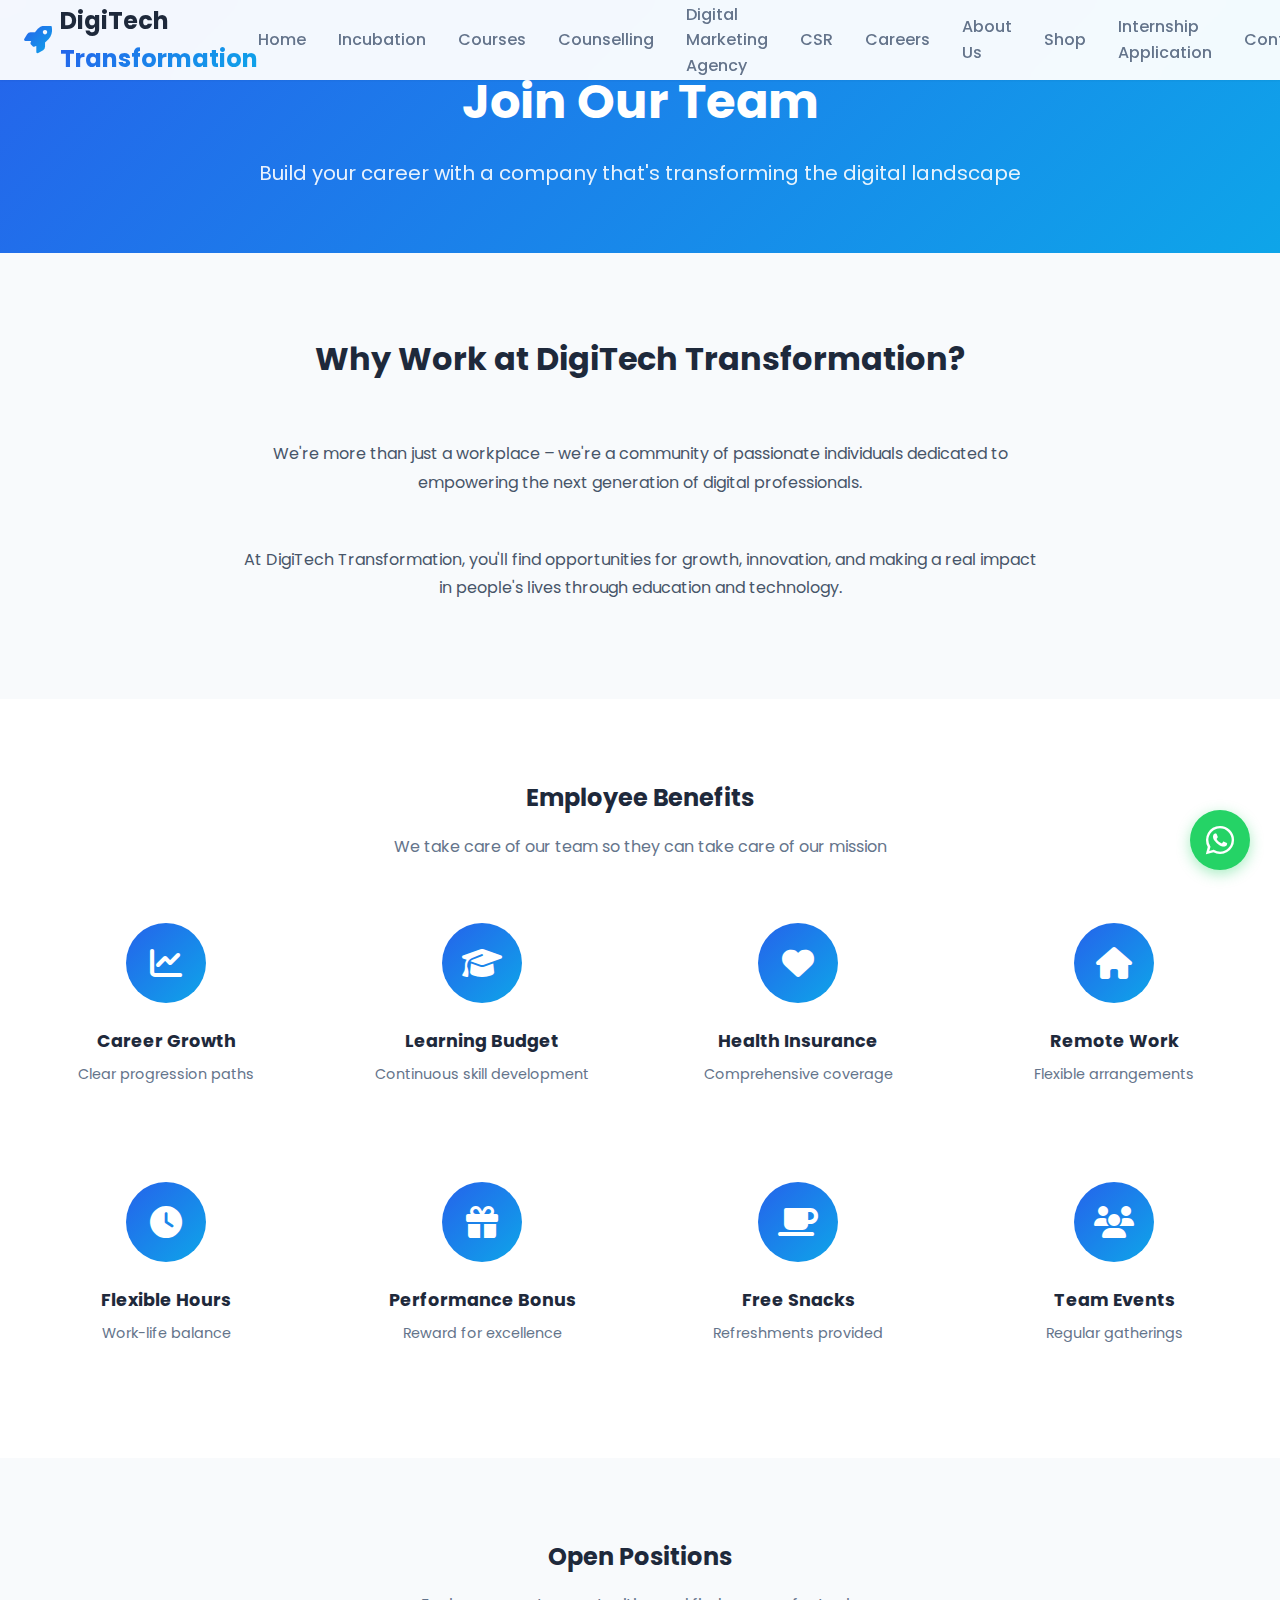
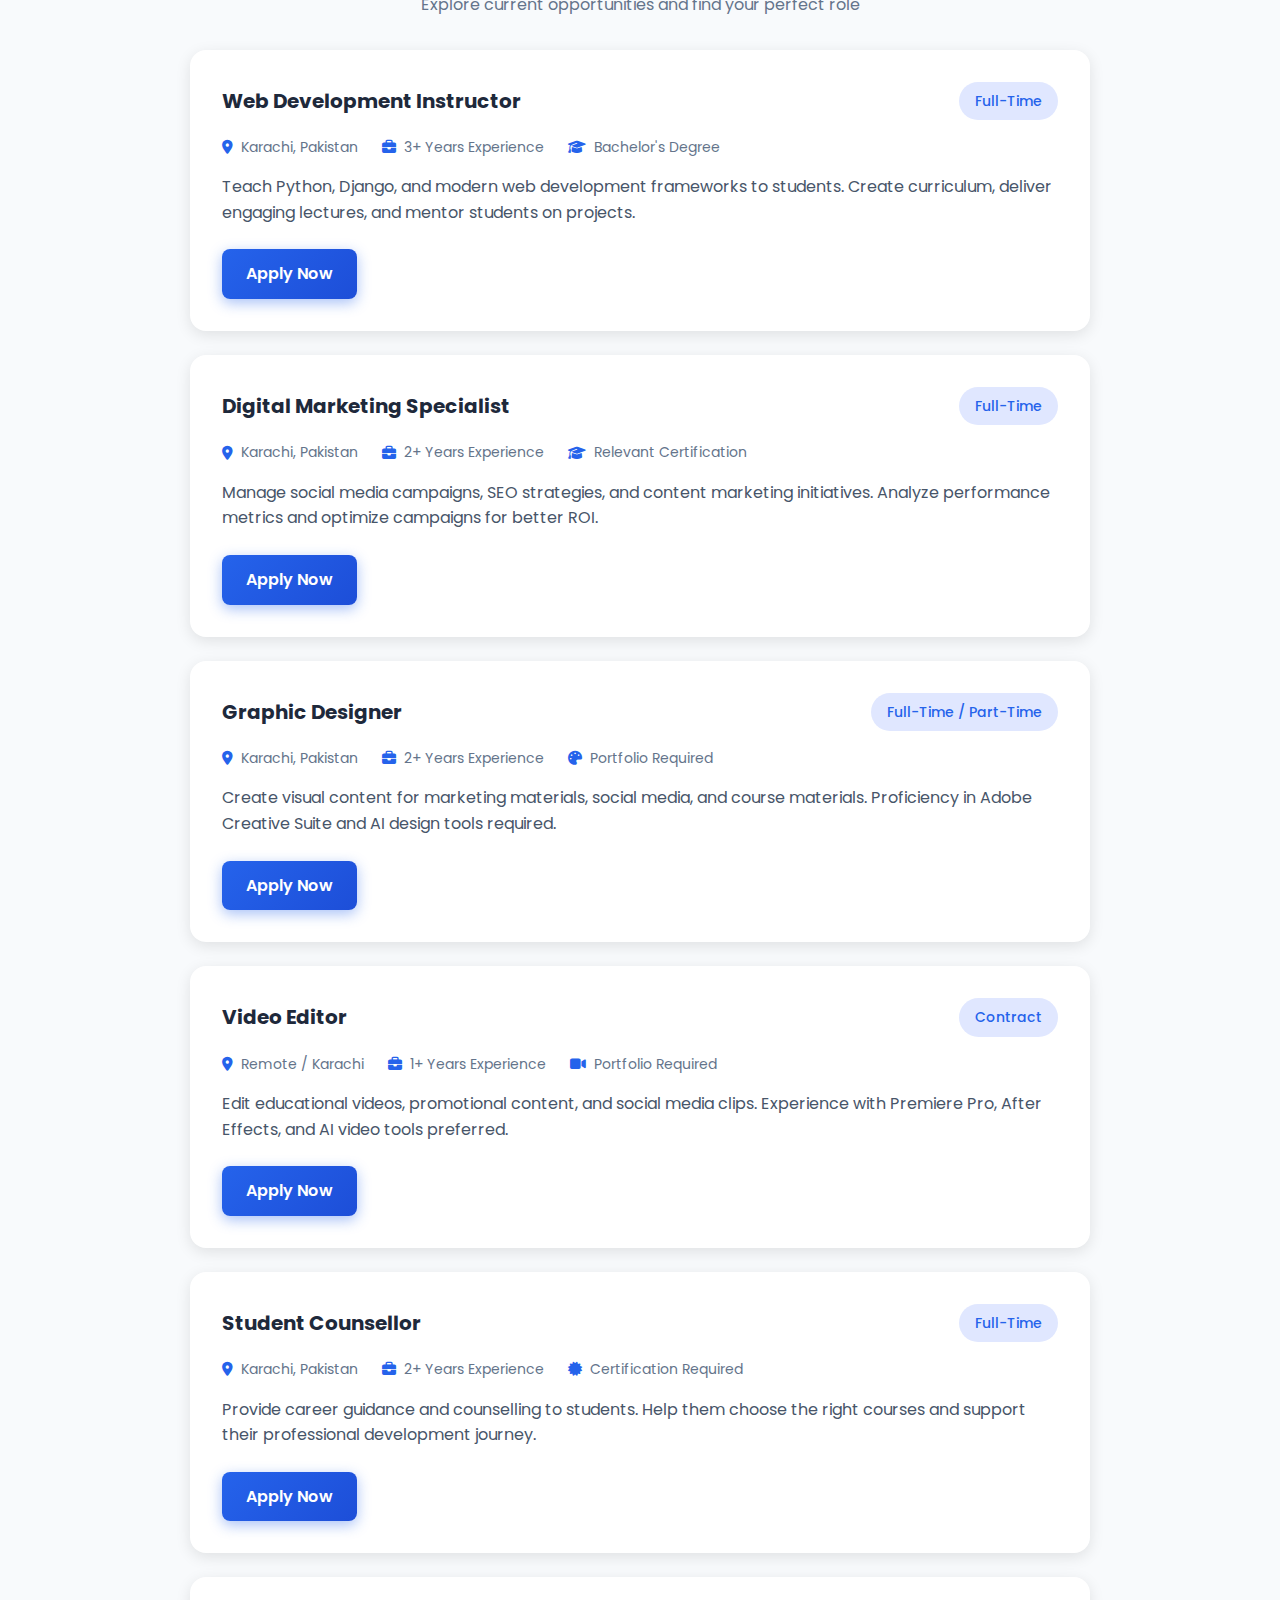
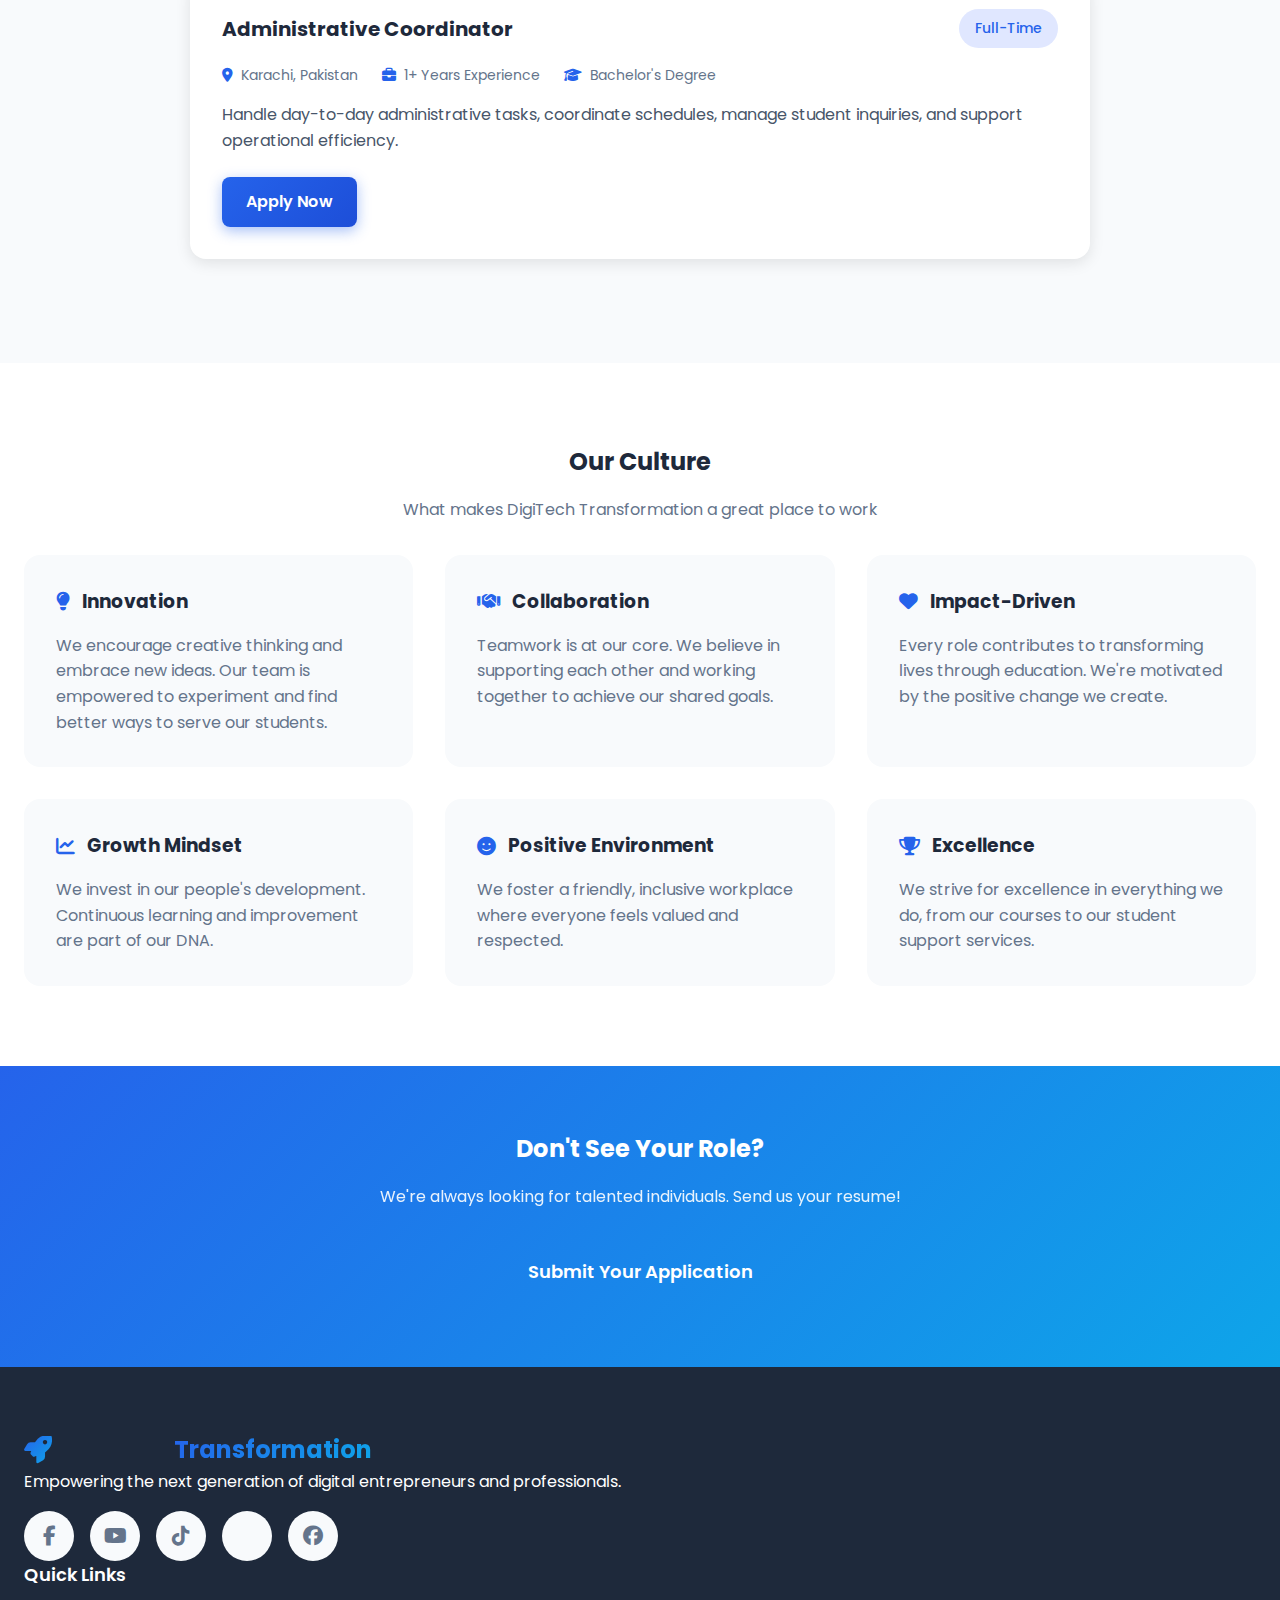
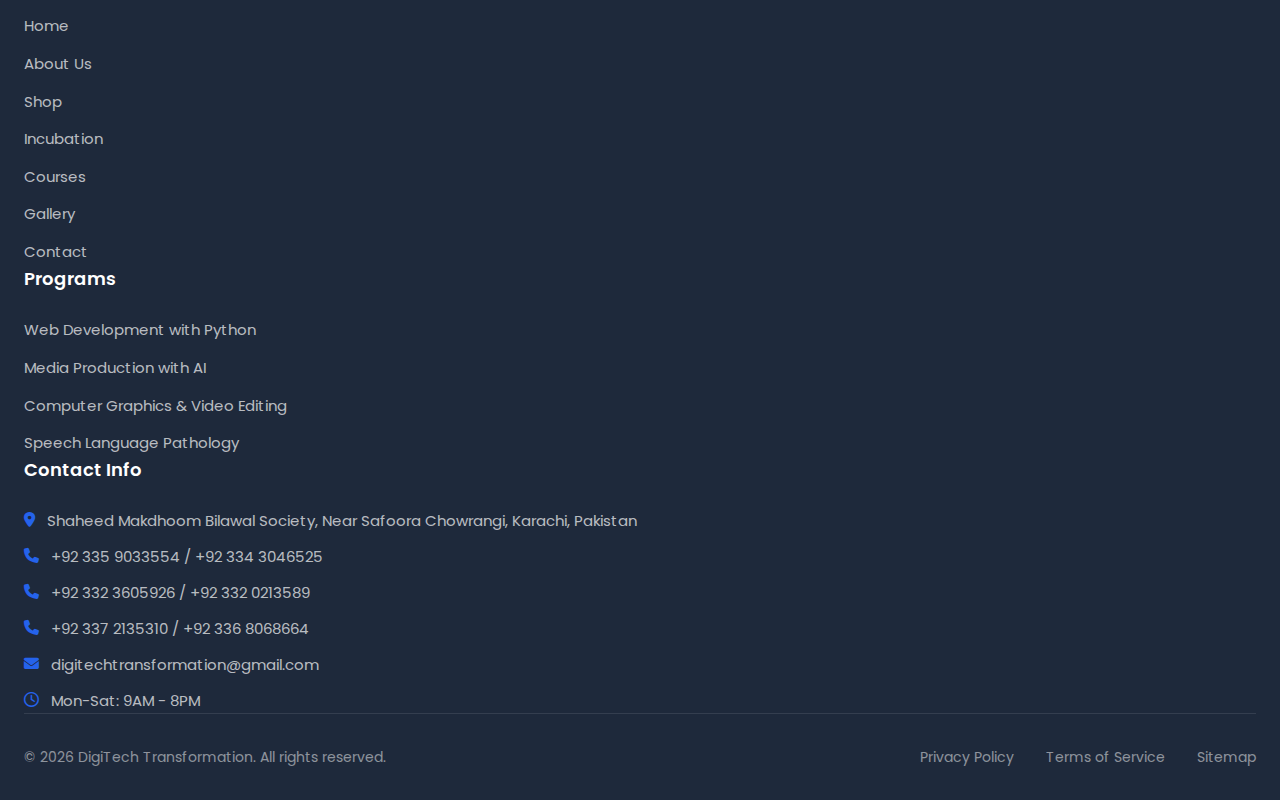
<file: careers.html>
<!DOCTYPE html>
<html lang="en">
<head>
    <meta charset="UTF-8">
    <meta name="viewport" content="width=device-width, initial-scale=1.0">
    <title>Careers - DigiTech Transformation</title>
    <!-- Font Awesome Icons -->
    <link rel="stylesheet" href="https://cdnjs.cloudflare.com/ajax/libs/font-awesome/6.4.0/css/all.min.css">
    <!-- Google Fonts -->
    <link href="https://fonts.googleapis.com/css2?family=Poppins:wght@300;400;500;600;700;800&display=swap" rel="stylesheet">
    <!-- Custom CSS -->
    <link rel="stylesheet" href="style.css">
    <style>
        .careers-hero {
            padding: 4rem 0;
            background: linear-gradient(135deg, #2563eb 0%, #0ea5e9 100%);
            text-align: center;
            color: white;
        }

        .careers-hero h1 {
            font-size: 3rem;
            margin-bottom: 1rem;
        }

        .careers-hero p {
            font-size: 1.25rem;
            opacity: 0.9;
        }

        .about-section {
            padding: 5rem 0;
            background: #f8fafc;
        }

        .about-content {
            max-width: 800px;
            margin: 0 auto;
            text-align: center;
        }

        .about-content h2 {
            font-size: 2rem;
            color: #1e293b;
            margin-bottom: 1.5rem;
        }

        .about-content p {
            color: #475569;
            line-height: 1.8;
            margin-bottom: 1rem;
        }

        .benefits-section {
            padding: 5rem 0;
            background: white;
        }

        .benefits-grid {
            display: grid;
            grid-template-columns: repeat(auto-fit, minmax(250px, 1fr));
            gap: 2rem;
            margin-top: 2rem;
        }

        .benefit-card {
            text-align: center;
            padding: 2rem;
        }

        .benefit-card-icon {
            width: 80px;
            height: 80px;
            background: linear-gradient(135deg, #2563eb 0%, #0ea5e9 100%);
            border-radius: 50%;
            display: flex;
            align-items: center;
            justify-content: center;
            margin: 0 auto 1.5rem;
        }

        .benefit-card-icon i {
            font-size: 2rem;
            color: white;
        }

        .benefit-card h3 {
            font-size: 1.1rem;
            color: #1e293b;
            margin-bottom: 0.5rem;
        }

        .benefit-card p {
            color: #64748b;
            font-size: 0.9rem;
        }

        .jobs-section {
            padding: 5rem 0;
            background: #f8fafc;
        }

        .jobs-list {
            max-width: 900px;
            margin: 0 auto;
        }

        .job-card {
            background: white;
            border-radius: 1rem;
            padding: 2rem;
            margin-bottom: 1.5rem;
            box-shadow: 0 4px 15px rgba(0, 0, 0, 0.1);
            transition: transform 0.3s ease, box-shadow 0.3s ease;
        }

        .job-card:hover {
            transform: translateY(-3px);
            box-shadow: 0 8px 25px rgba(0, 0, 0, 0.15);
        }

        .job-card-header {
            display: flex;
            justify-content: space-between;
            align-items: center;
            flex-wrap: wrap;
            gap: 1rem;
            margin-bottom: 1rem;
        }

        .job-card-header h3 {
            font-size: 1.25rem;
            color: #1e293b;
            margin: 0;
        }

        .job-type {
            display: inline-block;
            padding: 0.5rem 1rem;
            background: #e0e7ff;
            color: #2563eb;
            border-radius: 2rem;
            font-size: 0.875rem;
            font-weight: 500;
        }

        .job-card-meta {
            display: flex;
            gap: 1.5rem;
            margin-bottom: 1rem;
            flex-wrap: wrap;
        }

        .job-card-meta span {
            display: flex;
            align-items: center;
            gap: 0.5rem;
            color: #64748b;
            font-size: 0.875rem;
        }

        .job-card-meta i {
            color: #2563eb;
        }

        .job-card p {
            color: #475569;
            line-height: 1.6;
            margin-bottom: 1.5rem;
        }

        .job-card-footer {
            display: flex;
            gap: 1rem;
            flex-wrap: wrap;
        }

        .culture-section {
            padding: 5rem 0;
            background: white;
        }

        .culture-grid {
            display: grid;
            grid-template-columns: repeat(auto-fit, minmax(300px, 1fr));
            gap: 2rem;
            margin-top: 2rem;
        }

        .culture-card {
            background: #f8fafc;
            padding: 2rem;
            border-radius: 1rem;
        }

        .culture-card h3 {
            color: #1e293b;
            margin-bottom: 1rem;
            display: flex;
            align-items: center;
            gap: 0.75rem;
        }

        .culture-card h3 i {
            color: #2563eb;
        }

        .culture-card p {
            color: #64748b;
            line-height: 1.6;
        }

        .cta-section {
            padding: 4rem 0;
            background: linear-gradient(135deg, #2563eb 0%, #0ea5e9 100%);
            text-align: center;
            color: white;
        }

        @media (max-width: 768px) {
            .careers-hero h1 {
                font-size: 2rem;
            }

            .job-card-header {
                flex-direction: column;
                align-items: flex-start;
            }
        }
    </style>
</head>
<body>
    <!-- Navigation -->
    <nav class="navbar">
        <div class="container nav-container">
            <a href="#" class="logo">
                <i class="fas fa-rocket"></i>
                <span>DigiTech <span class="highlight">Transformation</span></span>
            </a>

            <ul class="nav-menu">
                <li><a href="index.html">Home</a></li>
                <li><a href="incubation.html">Incubation</a></li>
                <li><a href="courses.html">Courses</a></li>
                <li><a href="counselling.html">Counselling</a></li>
                <li><a href="digital-marketing-agency.html">Digital Marketing Agency</a></li>
                <li><a href="csr.html">CSR</a></li>
                <li><a href="careers.html">Careers</a></li>
                <li><a href="about.html">About Us</a></li>
                <li><a href="shop.html">Shop</a></li>
                <li><a href="internship-application.html">Internship Application</a></li>
                <li><a href="contact.html">Contact</a></li>
            </ul>

            <div class="nav-cta">
                <a href="contact.html" class="btn btn-primary">Apply Now</a>
            </div>

            <button class="mobile-toggle" aria-label="Toggle navigation">
                <span class="hamburger"></span>
            </button>
        </div>
    </nav>

    <!-- Careers Hero -->
    <section class="careers-hero">
        <div class="container">
            <h1>Join Our Team</h1>
            <p>Build your career with a company that's transforming the digital landscape</p>
        </div>
    </section>

    <!-- About Section -->
    <section class="about-section">
        <div class="container">
            <div class="about-content">
                <h2>Why Work at DigiTech Transformation?</h2>
                <p>We're more than just a workplace – we're a community of passionate individuals dedicated to empowering the next generation of digital professionals.</p>
                <p>At DigiTech Transformation, you'll find opportunities for growth, innovation, and making a real impact in people's lives through education and technology.</p>
            </div>
        </div>
    </section>

    <!-- Benefits Section -->
    <section class="benefits-section">
        <div class="container">
            <h2 style="text-align: center; color: #1e293b; margin-bottom: 1rem;">Employee Benefits</h2>
            <p style="text-align: center; color: #64748b; max-width: 600px; margin: 0 auto 2rem;">We take care of our team so they can take care of our mission</p>
            <div class="benefits-grid">
                <div class="benefit-card">
                    <div class="benefit-card-icon">
                        <i class="fas fa-chart-line"></i>
                    </div>
                    <h3>Career Growth</h3>
                    <p>Clear progression paths</p>
                </div>
                <div class="benefit-card">
                    <div class="benefit-card-icon">
                        <i class="fas fa-graduation-cap"></i>
                    </div>
                    <h3>Learning Budget</h3>
                    <p>Continuous skill development</p>
                </div>
                <div class="benefit-card">
                    <div class="benefit-card-icon">
                        <i class="fas fa-heart"></i>
                    </div>
                    <h3>Health Insurance</h3>
                    <p>Comprehensive coverage</p>
                </div>
                <div class="benefit-card">
                    <div class="benefit-card-icon">
                        <i class="fas fa-home"></i>
                    </div>
                    <h3>Remote Work</h3>
                    <p>Flexible arrangements</p>
                </div>
                <div class="benefit-card">
                    <div class="benefit-card-icon">
                        <i class="fas fa-clock"></i>
                    </div>
                    <h3>Flexible Hours</h3>
                    <p>Work-life balance</p>
                </div>
                <div class="benefit-card">
                    <div class="benefit-card-icon">
                        <i class="fas fa-gift"></i>
                    </div>
                    <h3>Performance Bonus</h3>
                    <p>Reward for excellence</p>
                </div>
                <div class="benefit-card">
                    <div class="benefit-card-icon">
                        <i class="fas fa-coffee"></i>
                    </div>
                    <h3>Free Snacks</h3>
                    <p>Refreshments provided</p>
                </div>
                <div class="benefit-card">
                    <div class="benefit-card-icon">
                        <i class="fas fa-users"></i>
                    </div>
                    <h3>Team Events</h3>
                    <p>Regular gatherings</p>
                </div>
            </div>
        </div>
    </section>

    <!-- Jobs Section -->
    <section class="jobs-section">
        <div class="container">
            <h2 style="text-align: center; color: #1e293b; margin-bottom: 1rem;">Open Positions</h2>
            <p style="text-align: center; color: #64748b; max-width: 600px; margin: 0 auto 2rem;">Explore current opportunities and find your perfect role</p>
            <div class="jobs-list">
                <div class="job-card">
                    <div class="job-card-header">
                        <h3>Web Development Instructor</h3>
                        <span class="job-type">Full-Time</span>
                    </div>
                    <div class="job-card-meta">
                        <span><i class="fas fa-map-marker-alt"></i> Karachi, Pakistan</span>
                        <span><i class="fas fa-briefcase"></i> 3+ Years Experience</span>
                        <span><i class="fas fa-graduation-cap"></i> Bachelor's Degree</span>
                    </div>
                    <p>Teach Python, Django, and modern web development frameworks to students. Create curriculum, deliver engaging lectures, and mentor students on projects.</p>
                    <div class="job-card-footer">
                        <a href="contact.html" class="btn btn-primary">Apply Now</a>
                    </div>
                </div>

                <div class="job-card">
                    <div class="job-card-header">
                        <h3>Digital Marketing Specialist</h3>
                        <span class="job-type">Full-Time</span>
                    </div>
                    <div class="job-card-meta">
                        <span><i class="fas fa-map-marker-alt"></i> Karachi, Pakistan</span>
                        <span><i class="fas fa-briefcase"></i> 2+ Years Experience</span>
                        <span><i class="fas fa-graduation-cap"></i> Relevant Certification</span>
                    </div>
                    <p>Manage social media campaigns, SEO strategies, and content marketing initiatives. Analyze performance metrics and optimize campaigns for better ROI.</p>
                    <div class="job-card-footer">
                        <a href="contact.html" class="btn btn-primary">Apply Now</a>
                    </div>
                </div>

                <div class="job-card">
                    <div class="job-card-header">
                        <h3>Graphic Designer</h3>
                        <span class="job-type">Full-Time / Part-Time</span>
                    </div>
                    <div class="job-card-meta">
                        <span><i class="fas fa-map-marker-alt"></i> Karachi, Pakistan</span>
                        <span><i class="fas fa-briefcase"></i> 2+ Years Experience</span>
                        <span><i class="fas fa-palette"></i> Portfolio Required</span>
                    </div>
                    <p>Create visual content for marketing materials, social media, and course materials. Proficiency in Adobe Creative Suite and AI design tools required.</p>
                    <div class="job-card-footer">
                        <a href="contact.html" class="btn btn-primary">Apply Now</a>
                    </div>
                </div>

                <div class="job-card">
                    <div class="job-card-header">
                        <h3>Video Editor</h3>
                        <span class="job-type">Contract</span>
                    </div>
                    <div class="job-card-meta">
                        <span><i class="fas fa-map-marker-alt"></i> Remote / Karachi</span>
                        <span><i class="fas fa-briefcase"></i> 1+ Years Experience</span>
                        <span><i class="fas fa-video"></i> Portfolio Required</span>
                    </div>
                    <p>Edit educational videos, promotional content, and social media clips. Experience with Premiere Pro, After Effects, and AI video tools preferred.</p>
                    <div class="job-card-footer">
                        <a href="contact.html" class="btn btn-primary">Apply Now</a>
                    </div>
                </div>

                <div class="job-card">
                    <div class="job-card-header">
                        <h3>Student Counsellor</h3>
                        <span class="job-type">Full-Time</span>
                    </div>
                    <div class="job-card-meta">
                        <span><i class="fas fa-map-marker-alt"></i> Karachi, Pakistan</span>
                        <span><i class="fas fa-briefcase"></i> 2+ Years Experience</span>
                        <span><i class="fas fa-certificate"></i> Certification Required</span>
                    </div>
                    <p>Provide career guidance and counselling to students. Help them choose the right courses and support their professional development journey.</p>
                    <div class="job-card-footer">
                        <a href="contact.html" class="btn btn-primary">Apply Now</a>
                    </div>
                </div>

                <div class="job-card">
                    <div class="job-card-header">
                        <h3>Administrative Coordinator</h3>
                        <span class="job-type">Full-Time</span>
                    </div>
                    <div class="job-card-meta">
                        <span><i class="fas fa-map-marker-alt"></i> Karachi, Pakistan</span>
                        <span><i class="fas fa-briefcase"></i> 1+ Years Experience</span>
                        <span><i class="fas fa-graduation-cap"></i> Bachelor's Degree</span>
                    </div>
                    <p>Handle day-to-day administrative tasks, coordinate schedules, manage student inquiries, and support operational efficiency.</p>
                    <div class="job-card-footer">
                        <a href="contact.html" class="btn btn-primary">Apply Now</a>
                    </div>
                </div>
            </div>
        </div>
    </section>

    <!-- Culture Section -->
    <section class="culture-section">
        <div class="container">
            <h2 style="text-align: center; color: #1e293b; margin-bottom: 1rem;">Our Culture</h2>
            <p style="text-align: center; color: #64748b; max-width: 600px; margin: 0 auto 2rem;">What makes DigiTech Transformation a great place to work</p>
            <div class="culture-grid">
                <div class="culture-card">
                    <h3><i class="fas fa-lightbulb"></i> Innovation</h3>
                    <p>We encourage creative thinking and embrace new ideas. Our team is empowered to experiment and find better ways to serve our students.</p>
                </div>
                <div class="culture-card">
                    <h3><i class="fas fa-handshake"></i> Collaboration</h3>
                    <p>Teamwork is at our core. We believe in supporting each other and working together to achieve our shared goals.</p>
                </div>
                <div class="culture-card">
                    <h3><i class="fas fa-heart"></i> Impact-Driven</h3>
                    <p>Every role contributes to transforming lives through education. We're motivated by the positive change we create.</p>
                </div>
                <div class="culture-card">
                    <h3><i class="fas fa-chart-line"></i> Growth Mindset</h3>
                    <p>We invest in our people's development. Continuous learning and improvement are part of our DNA.</p>
                </div>
                <div class="culture-card">
                    <h3><i class="fas fa-smile"></i> Positive Environment</h3>
                    <p>We foster a friendly, inclusive workplace where everyone feels valued and respected.</p>
                </div>
                <div class="culture-card">
                    <h3><i class="fas fa-trophy"></i> Excellence</h3>
                    <p>We strive for excellence in everything we do, from our courses to our student support services.</p>
                </div>
            </div>
        </div>
    </section>

    <!-- CTA Section -->
    <section class="cta-section">
        <div class="container">
            <h2 style="margin-bottom: 1rem;">Don't See Your Role?</h2>
            <p style="margin-bottom: 2rem; opacity: 0.9;">We're always looking for talented individuals. Send us your resume!</p>
            <a href="contact.html" class="btn btn-light btn-lg">Submit Your Application</a>
        </div>
    </section>

    <!-- Footer -->
    <footer class="footer">
        <div class="container">
            <div class="footer-content">
                <div class="footer-brand">
                    <a href="#" class="logo">
                        <i class="fas fa-rocket"></i>
                        <span>DigiTech <span class="highlight">Transformation</span></span>
                    </a>
                    <p>Empowering the next generation of digital entrepreneurs and professionals.</p>
                    <div class="social-links">
                        <a href="https://www.facebook.com/profile.php?id=100064065330176" target="_blank" rel="noopener" class="social-link"><i class="fab fa-facebook-f"></i></a>
                        <a href="https://www.youtube.com/@JunaidUlHaqueSheikh-g3z" target="_blank" rel="noopener" class="social-link"><i class="fab fa-youtube"></i></a>
                        <a href="https://www.tiktok.com/@junaid.ul.haque.s65" target="_blank" rel="noopener" class="social-link"><i class="fab fa-tiktok"></i></a>
                        <a href="https://www.fiverr.com/users/junaidsheikh000/portfolio" target="_blank" rel="noopener" class="social-link"><i class="fab fa-fiverr"></i></a>
                        <a href="https://www.facebook.com/groups/958910999994384" target="_blank" rel="noopener" class="social-link"><i class="fab fa-facebook"></i></a>
                    </div>
                </div>

                <div class="footer-links">
                    <h4>Quick Links</h4>
                    <ul>
                        <li><a href="index.html">Home</a></li>
                        <li><a href="about.html">About Us</a></li>
                        <li><a href="shop.html">Shop</a></li>
                        <li><a href="incubation.html">Incubation</a></li>
                        <li><a href="courses.html">Courses</a></li>
                        <li><a href="gallery.html">Gallery</a></li>
                        <li><a href="contact.html">Contact</a></li>
                    </ul>
                </div>

                <div class="footer-links">
                    <h4>Programs</h4>
                    <ul>
                        <li><a href="programs.html">Web Development with Python</a></li>
                        <li><a href="programs.html">Media Production with AI</a></li>
                        <li><a href="programs.html">Computer Graphics & Video Editing</a></li>
                        <li><a href="programs.html">Speech Language Pathology</a></li>
                    </ul>
                </div>

                <div class="footer-contact">
                    <h4>Contact Info</h4>
                    <ul>
                        <li><i class="fas fa-map-marker-alt"></i> Shaheed Makdhoom Bilawal Society, Near Safoora Chowrangi, Karachi, Pakistan</li>
                        <li><i class="fas fa-phone"></i> +92 335 9033554 / +92 334 3046525</li>
                        <li><i class="fas fa-phone"></i> +92 332 3605926 / +92 332 0213589</li>
                        <li><i class="fas fa-phone"></i> +92 337 2135310 / +92 336 8068664</li>
                        <li><i class="fas fa-envelope"></i> digitechtransformation@gmail.com</li>
                        <li><i class="far fa-clock"></i> Mon-Sat: 9AM - 8PM</li>
                    </ul>
                </div>
            </div>

            <div class="footer-bottom">
                <p>&copy; 2026 DigiTech Transformation. All rights reserved.</p>
                <div class="footer-bottom-links">
                    <a href="#">Privacy Policy</a>
                    <a href="#">Terms of Service</a>
                    <a href="#">Sitemap</a>
                </div>
            </div>
        </div>
    </footer>

    <!-- WhatsApp Float Button -->
    <a href="https://wa.me/923359033554" class="whatsapp-float" target="_blank" title="Chat on WhatsApp">
        <i class="fab fa-whatsapp"></i>
    </a>

    <!-- Scroll to Top Button -->
    <button class="scroll-top" aria-label="Scroll to top">
        <i class="fas fa-arrow-up"></i>
    </button>

    <script src="script.js"></script>
</body>
</html>
</file>
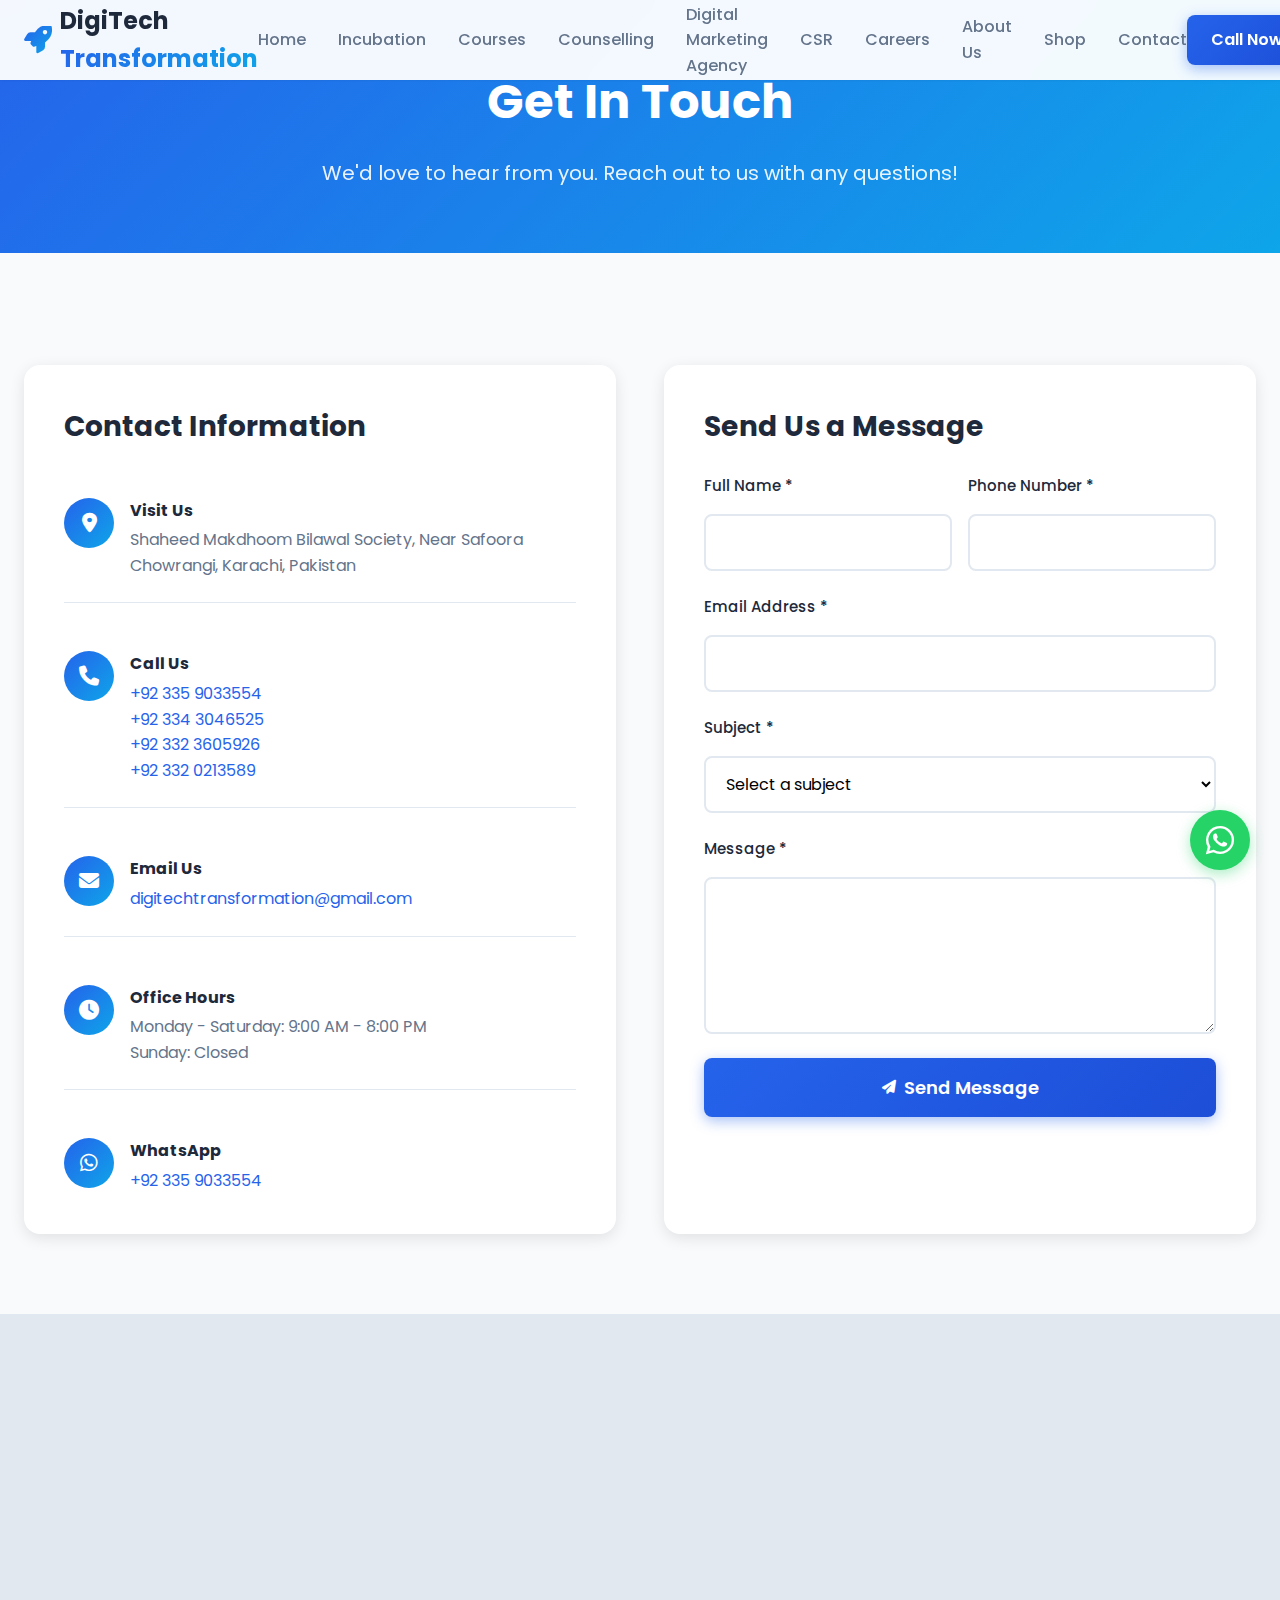
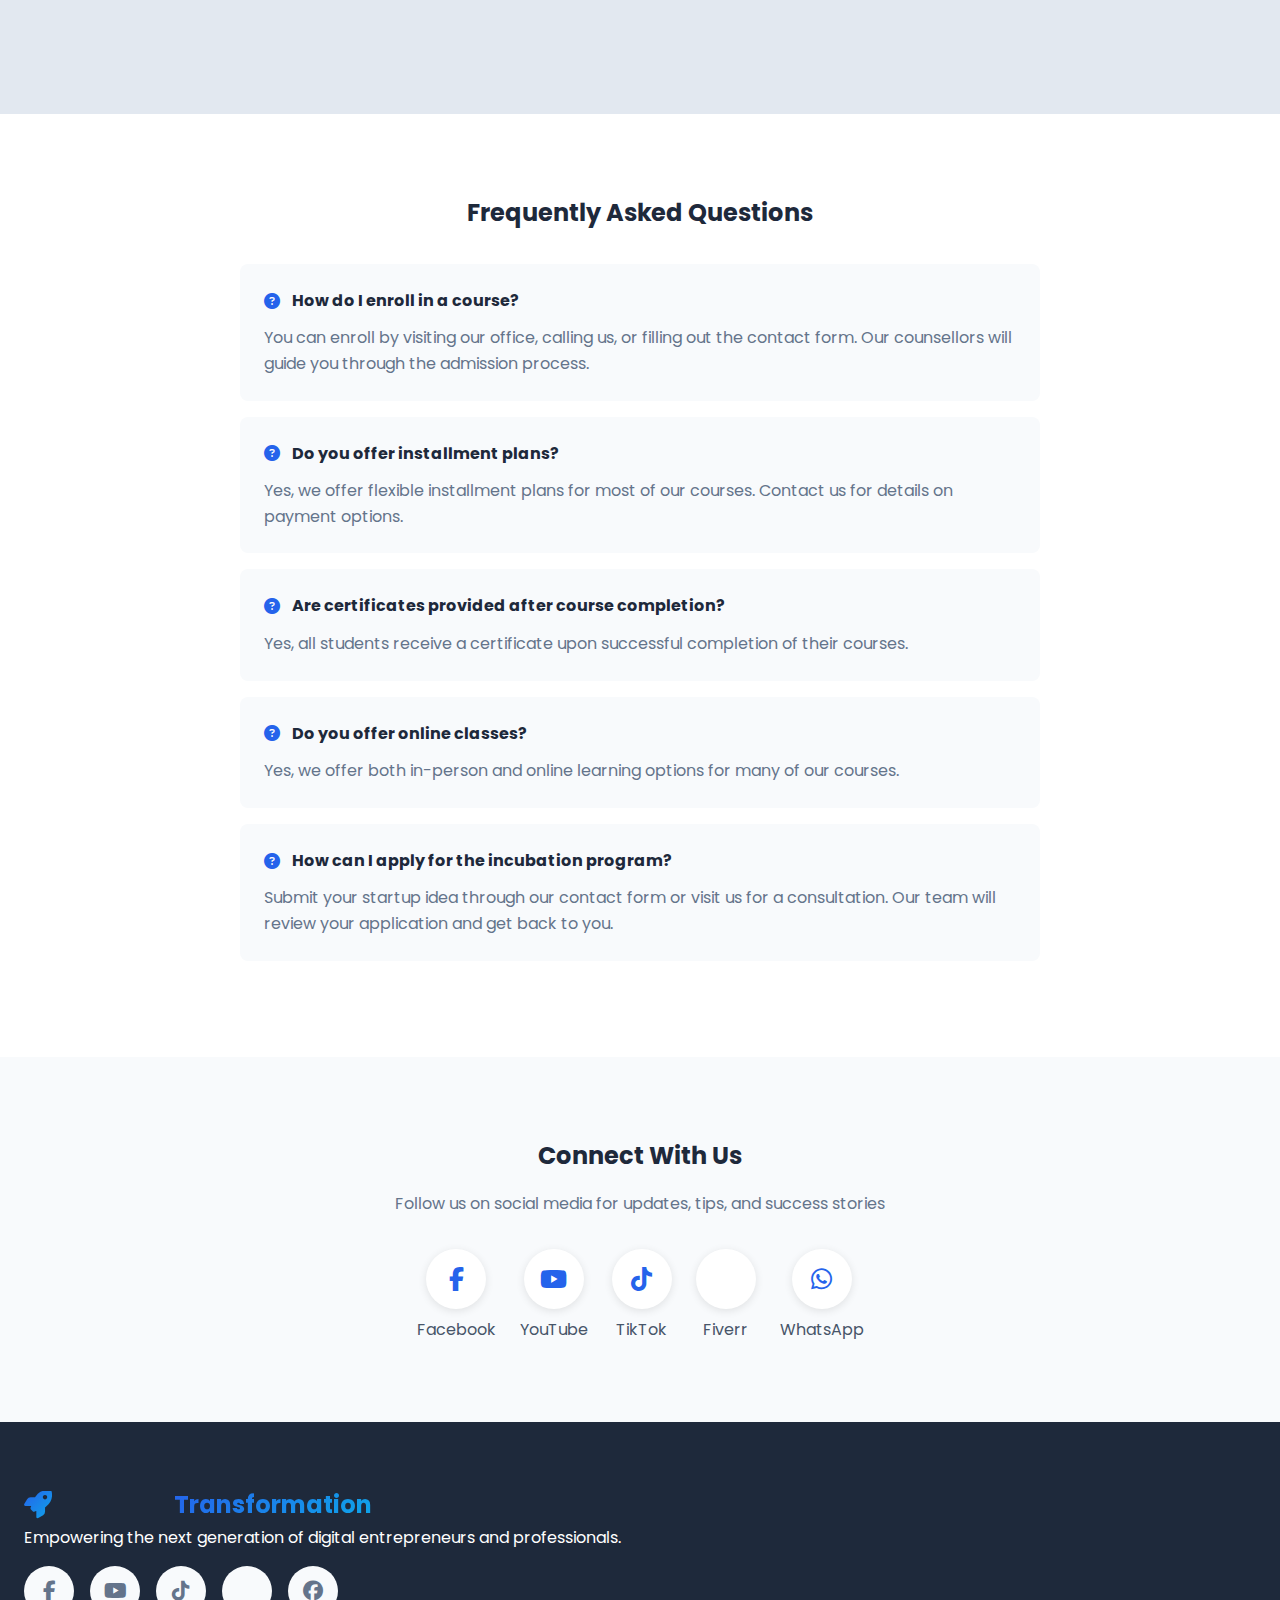
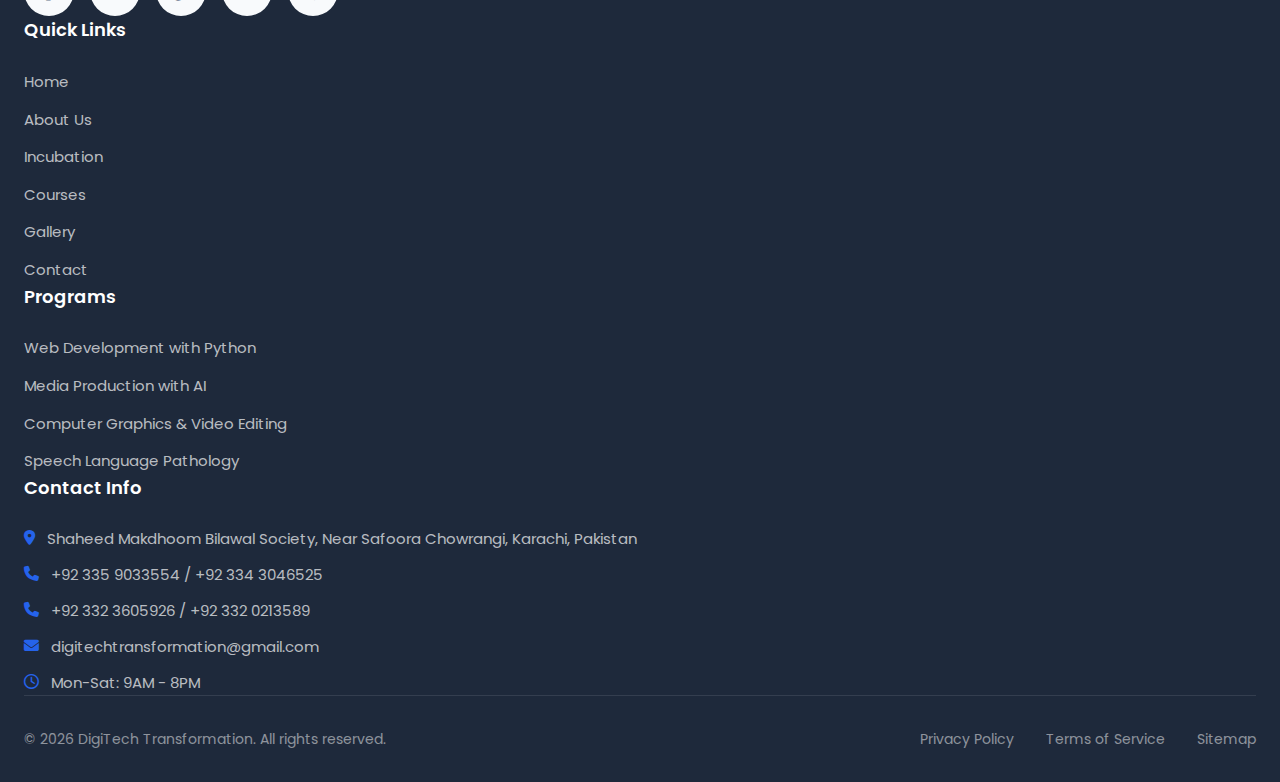
<file: contact.html>
<!DOCTYPE html>
<html lang="en">
<head>
    <meta charset="UTF-8">
    <meta name="viewport" content="width=device-width, initial-scale=1.0">
    <title>Contact - DigiTech Transformation</title>
    <!-- Font Awesome Icons -->
    <link rel="stylesheet" href="https://cdnjs.cloudflare.com/ajax/libs/font-awesome/6.4.0/css/all.min.css">
    <!-- Google Fonts -->
    <link href="https://fonts.googleapis.com/css2?family=Poppins:wght@300;400;500;600;700;800&display=swap" rel="stylesheet">
    <!-- Custom CSS -->
    <link rel="stylesheet" href="style.css">
    <style>
        .contact-hero {
            padding: 4rem 0;
            background: linear-gradient(135deg, #2563eb 0%, #0ea5e9 100%);
            text-align: center;
            color: white;
        }

        .contact-hero h1 {
            font-size: 3rem;
            margin-bottom: 1rem;
        }

        .contact-hero p {
            font-size: 1.25rem;
            opacity: 0.9;
        }

        .contact-section {
            padding: 5rem 0;
            background: #f8fafc;
        }

        .contact-grid {
            display: grid;
            grid-template-columns: 1fr 1fr;
            gap: 3rem;
            margin-top: 2rem;
        }

        .contact-info {
            background: white;
            padding: 2.5rem;
            border-radius: 1rem;
            box-shadow: 0 4px 15px rgba(0, 0, 0, 0.1);
        }

        .contact-info h2 {
            font-size: 1.75rem;
            color: #1e293b;
            margin-bottom: 1.5rem;
        }

        .contact-item {
            display: flex;
            gap: 1rem;
            margin-bottom: 1.5rem;
            padding-bottom: 1.5rem;
            border-bottom: 1px solid #e2e8f0;
        }

        .contact-item:last-child {
            border-bottom: none;
            margin-bottom: 0;
            padding-bottom: 0;
        }

        .contact-item-icon {
            width: 50px;
            height: 50px;
            background: linear-gradient(135deg, #2563eb 0%, #0ea5e9 100%);
            border-radius: 50%;
            display: flex;
            align-items: center;
            justify-content: center;
            flex-shrink: 0;
        }

        .contact-item-icon i {
            font-size: 1.25rem;
            color: white;
        }

        .contact-item-content h4 {
            color: #1e293b;
            margin-bottom: 0.25rem;
        }

        .contact-item-content p {
            color: #64748b;
            line-height: 1.6;
        }

        .contact-item-content a {
            color: #2563eb;
            text-decoration: none;
        }

        .contact-item-content a:hover {
            text-decoration: underline;
        }

        .contact-form-container {
            background: white;
            padding: 2.5rem;
            border-radius: 1rem;
            box-shadow: 0 4px 15px rgba(0, 0, 0, 0.1);
        }

        .contact-form-container h2 {
            font-size: 1.75rem;
            color: #1e293b;
            margin-bottom: 1.5rem;
        }

        .form-group {
            margin-bottom: 1.5rem;
        }

        .form-group label {
            display: block;
            color: #1e293b;
            font-weight: 500;
            margin-bottom: 0.5rem;
        }

        .form-group input,
        .form-group select,
        .form-group textarea {
            width: 100%;
            padding: 0.875rem 1rem;
            border: 2px solid #e2e8f0;
            border-radius: 0.5rem;
            font-size: 1rem;
            font-family: inherit;
            transition: border-color 0.3s ease;
        }

        .form-group input:focus,
        .form-group select:focus,
        .form-group textarea:focus {
            outline: none;
            border-color: #2563eb;
        }

        .form-group textarea {
            resize: vertical;
            min-height: 120px;
        }

        .form-row {
            display: grid;
            grid-template-columns: 1fr 1fr;
            gap: 1rem;
        }

        .map-section {
            padding: 0;
        }

        .map-container {
            width: 100%;
            height: 400px;
            background: #e2e8f0;
        }

        .map-container iframe {
            width: 100%;
            height: 100%;
            border: none;
        }

        .faq-section {
            padding: 5rem 0;
            background: white;
        }

        .faq-grid {
            max-width: 800px;
            margin: 0 auto;
        }

        .faq-item {
            background: #f8fafc;
            padding: 1.5rem;
            border-radius: 0.5rem;
            margin-bottom: 1rem;
        }

        .faq-item h4 {
            color: #1e293b;
            margin-bottom: 0.75rem;
            display: flex;
            align-items: center;
            gap: 0.75rem;
        }

        .faq-item h4 i {
            color: #2563eb;
        }

        .faq-item p {
            color: #64748b;
            line-height: 1.6;
            margin: 0;
        }

        .social-connect {
            padding: 5rem 0;
            background: #f8fafc;
            text-align: center;
        }

        .social-connect h2 {
            color: #1e293b;
            margin-bottom: 1rem;
        }

        .social-connect p {
            color: #64748b;
            margin-bottom: 2rem;
        }

        .social-links-large {
            display: flex;
            justify-content: center;
            gap: 1.5rem;
            flex-wrap: wrap;
        }

        .social-link-large {
            display: flex;
            flex-direction: column;
            align-items: center;
            gap: 0.5rem;
            color: #475569;
            text-decoration: none;
            transition: color 0.3s ease;
        }

        .social-link-large:hover {
            color: #2563eb;
        }

        .social-link-large-icon {
            width: 60px;
            height: 60px;
            background: white;
            border-radius: 50%;
            display: flex;
            align-items: center;
            justify-content: center;
            box-shadow: 0 2px 8px rgba(0, 0, 0, 0.1);
            transition: transform 0.3s ease, box-shadow 0.3s ease;
        }

        .social-link-large:hover .social-link-large-icon {
            transform: translateY(-3px);
            box-shadow: 0 4px 15px rgba(0, 0, 0, 0.15);
        }

        .social-link-large-icon i {
            font-size: 1.5rem;
            color: #2563eb;
        }

        @media (max-width: 768px) {
            .contact-hero h1 {
                font-size: 2rem;
            }

            .contact-grid {
                grid-template-columns: 1fr;
            }

            .form-row {
                grid-template-columns: 1fr;
            }
        }
    </style>
</head>
<body>
    <!-- Navigation -->
    <nav class="navbar">
        <div class="container nav-container">
            <a href="#" class="logo">
                <i class="fas fa-rocket"></i>
                <span>DigiTech <span class="highlight">Transformation</span></span>
            </a>

            <ul class="nav-menu">
                <li><a href="index.html">Home</a></li>
                <li><a href="incubation.html">Incubation</a></li>
                <li><a href="courses.html">Courses</a></li>
                <li><a href="counselling.html">Counselling</a></li>
                <li><a href="digital-marketing-agency.html">Digital Marketing Agency</a></li>
                <li><a href="csr.html">CSR</a></li>
                <li><a href="careers.html">Careers</a></li>
                <li><a href="about.html">About Us</a></li>
                <li><a href="shop.html">Shop</a></li>
                <li><a href="contact.html" class="active">Contact</a></li>
            </ul>

            <div class="nav-cta">
                <a href="tel:+923359033554" class="btn btn-primary">Call Now</a>
            </div>

            <button class="mobile-toggle" aria-label="Toggle navigation">
                <span class="hamburger"></span>
            </button>
        </div>
    </nav>

    <!-- Contact Hero -->
    <section class="contact-hero">
        <div class="container">
            <h1>Get In Touch</h1>
            <p>We'd love to hear from you. Reach out to us with any questions!</p>
        </div>
    </section>

    <!-- Contact Section -->
    <section class="contact-section">
        <div class="container">
            <div class="contact-grid">
                <div class="contact-info">
                    <h2>Contact Information</h2>
                    
                    <div class="contact-item">
                        <div class="contact-item-icon">
                            <i class="fas fa-map-marker-alt"></i>
                        </div>
                        <div class="contact-item-content">
                            <h4>Visit Us</h4>
                            <p>Shaheed Makdhoom Bilawal Society, Near Safoora Chowrangi, Karachi, Pakistan</p>
                        </div>
                    </div>

                    <div class="contact-item">
                        <div class="contact-item-icon">
                            <i class="fas fa-phone"></i>
                        </div>
                        <div class="contact-item-content">
                            <h4>Call Us</h4>
                            <p>
                                <a href="tel:+923359033554">+92 335 9033554</a><br>
                                <a href="tel:+923343046525">+92 334 3046525</a><br>
                                <a href="tel:+923323605926">+92 332 3605926</a><br>
                                <a href="tel:+923320213589">+92 332 0213589</a>
                            </p>
                        </div>
                    </div>

                    <div class="contact-item">
                        <div class="contact-item-icon">
                            <i class="fas fa-envelope"></i>
                        </div>
                        <div class="contact-item-content">
                            <h4>Email Us</h4>
                            <p><a href="mailto:digitechtransformation@gmail.com">digitechtransformation@gmail.com</a></p>
                        </div>
                    </div>

                    <div class="contact-item">
                        <div class="contact-item-icon">
                            <i class="fas fa-clock"></i>
                        </div>
                        <div class="contact-item-content">
                            <h4>Office Hours</h4>
                            <p>Monday - Saturday: 9:00 AM - 8:00 PM<br>Sunday: Closed</p>
                        </div>
                    </div>

                    <div class="contact-item">
                        <div class="contact-item-icon">
                            <i class="fab fa-whatsapp"></i>
                        </div>
                        <div class="contact-item-content">
                            <h4>WhatsApp</h4>
                            <p><a href="https://wa.me/923359033554" target="_blank">+92 335 9033554</a></p>
                        </div>
                    </div>
                </div>

                <div class="contact-form-container">
                    <h2>Send Us a Message</h2>
                    <form action="mailto:digitechtransformation@gmail.com" method="post" enctype="text/plain">
                        <div class="form-row">
                            <div class="form-group">
                                <label for="name">Full Name *</label>
                                <input type="text" id="name" name="name" required>
                            </div>
                            <div class="form-group">
                                <label for="phone">Phone Number *</label>
                                <input type="tel" id="phone" name="phone" required>
                            </div>
                        </div>

                        <div class="form-group">
                            <label for="email">Email Address *</label>
                            <input type="email" id="email" name="email" required>
                        </div>

                        <div class="form-group">
                            <label for="subject">Subject *</label>
                            <select id="subject" name="subject" required>
                                <option value="">Select a subject</option>
                                <option value="Course Inquiry">Course Inquiry</option>
                                <option value="Admission">Admission</option>
                                <option value="Incubation Program">Incubation Program</option>
                                <option value="Counselling">Counselling Services</option>
                                <option value="Digital Marketing">Digital Marketing Agency</option>
                                <option value="Partnership">Partnership Opportunity</option>
                                <option value="Careers">Career Opportunities</option>
                                <option value="Other">Other</option>
                            </select>
                        </div>

                        <div class="form-group">
                            <label for="message">Message *</label>
                            <textarea id="message" name="message" rows="5" required></textarea>
                        </div>

                        <button type="submit" class="btn btn-primary btn-lg" style="width: 100%;">
                            <i class="fas fa-paper-plane"></i> Send Message
                        </button>
                    </form>
                </div>
            </div>
        </div>
    </section>

    <!-- Map Section -->
    <section class="map-section">
        <div class="map-container">
            <iframe src="https://www.google.com/maps/embed?pb=!1m18!1m12!1m3!1d3619.6983797863005!2d67.0816!3d24.9056!2m3!1f0!2f0!3f0!3m2!1i1024!2i768!4f13.1!3m3!1m2!1s0x0%3A0x0!2zMjTCsDU0JzIwLjIiTiA2N8KwMDQnNTMuOCJF!5e0!3m2!1sen!2s!4v1234567890" allowfullscreen="" loading="lazy" referrerpolicy="no-referrer-when-downgrade"></iframe>
        </div>
    </section>

    <!-- FAQ Section -->
    <section class="faq-section">
        <div class="container">
            <h2 style="text-align: center; color: #1e293b; margin-bottom: 2rem;">Frequently Asked Questions</h2>
            <div class="faq-grid">
                <div class="faq-item">
                    <h4><i class="fas fa-question-circle"></i> How do I enroll in a course?</h4>
                    <p>You can enroll by visiting our office, calling us, or filling out the contact form. Our counsellors will guide you through the admission process.</p>
                </div>

                <div class="faq-item">
                    <h4><i class="fas fa-question-circle"></i> Do you offer installment plans?</h4>
                    <p>Yes, we offer flexible installment plans for most of our courses. Contact us for details on payment options.</p>
                </div>

                <div class="faq-item">
                    <h4><i class="fas fa-question-circle"></i> Are certificates provided after course completion?</h4>
                    <p>Yes, all students receive a certificate upon successful completion of their courses.</p>
                </div>

                <div class="faq-item">
                    <h4><i class="fas fa-question-circle"></i> Do you offer online classes?</h4>
                    <p>Yes, we offer both in-person and online learning options for many of our courses.</p>
                </div>

                <div class="faq-item">
                    <h4><i class="fas fa-question-circle"></i> How can I apply for the incubation program?</h4>
                    <p>Submit your startup idea through our contact form or visit us for a consultation. Our team will review your application and get back to you.</p>
                </div>
            </div>
        </div>
    </section>

    <!-- Social Connect Section -->
    <section class="social-connect">
        <div class="container">
            <h2>Connect With Us</h2>
            <p>Follow us on social media for updates, tips, and success stories</p>
            <div class="social-links-large">
                <a href="https://www.facebook.com/profile.php?id=100064065330176" target="_blank" rel="noopener" class="social-link-large">
                    <div class="social-link-large-icon">
                        <i class="fab fa-facebook-f"></i>
                    </div>
                    <span>Facebook</span>
                </a>
                <a href="https://www.youtube.com/@JunaidUlHaqueSheikh-g3z" target="_blank" rel="noopener" class="social-link-large">
                    <div class="social-link-large-icon">
                        <i class="fab fa-youtube"></i>
                    </div>
                    <span>YouTube</span>
                </a>
                <a href="https://www.tiktok.com/@junaid.ul.haque.s65" target="_blank" rel="noopener" class="social-link-large">
                    <div class="social-link-large-icon">
                        <i class="fab fa-tiktok"></i>
                    </div>
                    <span>TikTok</span>
                </a>
                <a href="https://www.fiverr.com/users/junaidsheikh000/portfolio" target="_blank" rel="noopener" class="social-link-large">
                    <div class="social-link-large-icon">
                        <i class="fab fa-fiverr"></i>
                    </div>
                    <span>Fiverr</span>
                </a>
                <a href="https://wa.me/923359033554" target="_blank" rel="noopener" class="social-link-large">
                    <div class="social-link-large-icon">
                        <i class="fab fa-whatsapp"></i>
                    </div>
                    <span>WhatsApp</span>
                </a>
            </div>
        </div>
    </section>

    <!-- Footer -->
    <footer class="footer">
        <div class="container">
            <div class="footer-content">
                <div class="footer-brand">
                    <a href="#" class="logo">
                        <i class="fas fa-rocket"></i>
                        <span>DigiTech <span class="highlight">Transformation</span></span>
                    </a>
                    <p>Empowering the next generation of digital entrepreneurs and professionals.</p>
                    <div class="social-links">
                        <a href="https://www.facebook.com/profile.php?id=100064065330176" target="_blank" rel="noopener" class="social-link"><i class="fab fa-facebook-f"></i></a>
                        <a href="https://www.youtube.com/@JunaidUlHaqueSheikh-g3z" target="_blank" rel="noopener" class="social-link"><i class="fab fa-youtube"></i></a>
                        <a href="https://www.tiktok.com/@junaid.ul.haque.s65" target="_blank" rel="noopener" class="social-link"><i class="fab fa-tiktok"></i></a>
                        <a href="https://www.fiverr.com/users/junaidsheikh000/portfolio" target="_blank" rel="noopener" class="social-link"><i class="fab fa-fiverr"></i></a>
                        <a href="https://www.facebook.com/groups/958910999994384" target="_blank" rel="noopener" class="social-link"><i class="fab fa-facebook"></i></a>
                    </div>
                </div>

                <div class="footer-links">
                    <h4>Quick Links</h4>
                    <ul>
                        <li><a href="index.html">Home</a></li>
                        <li><a href="about.html">About Us</a></li>
                        <li><a href="incubation.html">Incubation</a></li>
                        <li><a href="courses.html">Courses</a></li>
                        <li><a href="gallery.html">Gallery</a></li>
                        <li><a href="contact.html">Contact</a></li>
                    </ul>
                </div>

                <div class="footer-links">
                    <h4>Programs</h4>
                    <ul>
                        <li><a href="programs.html">Web Development with Python</a></li>
                        <li><a href="programs.html">Media Production with AI</a></li>
                        <li><a href="programs.html">Computer Graphics & Video Editing</a></li>
                        <li><a href="programs.html">Speech Language Pathology</a></li>
                    </ul>
                </div>

                <div class="footer-contact">
                    <h4>Contact Info</h4>
                    <ul>
                        <li><i class="fas fa-map-marker-alt"></i> Shaheed Makdhoom Bilawal Society, Near Safoora Chowrangi, Karachi, Pakistan</li>
                        <li><i class="fas fa-phone"></i> +92 335 9033554 / +92 334 3046525</li>
                        <li><i class="fas fa-phone"></i> +92 332 3605926 / +92 332 0213589</li>
                        <li><i class="fas fa-envelope"></i> digitechtransformation@gmail.com</li>
                        <li><i class="far fa-clock"></i> Mon-Sat: 9AM - 8PM</li>
                    </ul>
                </div>
            </div>

            <div class="footer-bottom">
                <p>&copy; 2026 DigiTech Transformation. All rights reserved.</p>
                <div class="footer-bottom-links">
                    <a href="#">Privacy Policy</a>
                    <a href="#">Terms of Service</a>
                    <a href="#">Sitemap</a>
                </div>
            </div>
        </div>
    </footer>

    <!-- WhatsApp Float Button -->
    <a href="https://wa.me/923359033554" class="whatsapp-float" target="_blank" title="Chat on WhatsApp">
        <i class="fab fa-whatsapp"></i>
    </a>

    <!-- Scroll to Top Button -->
    <button class="scroll-top" aria-label="Scroll to top">
        <i class="fas fa-arrow-up"></i>
    </button>

    <script src="script.js"></script>
</body>
</html>
</file>
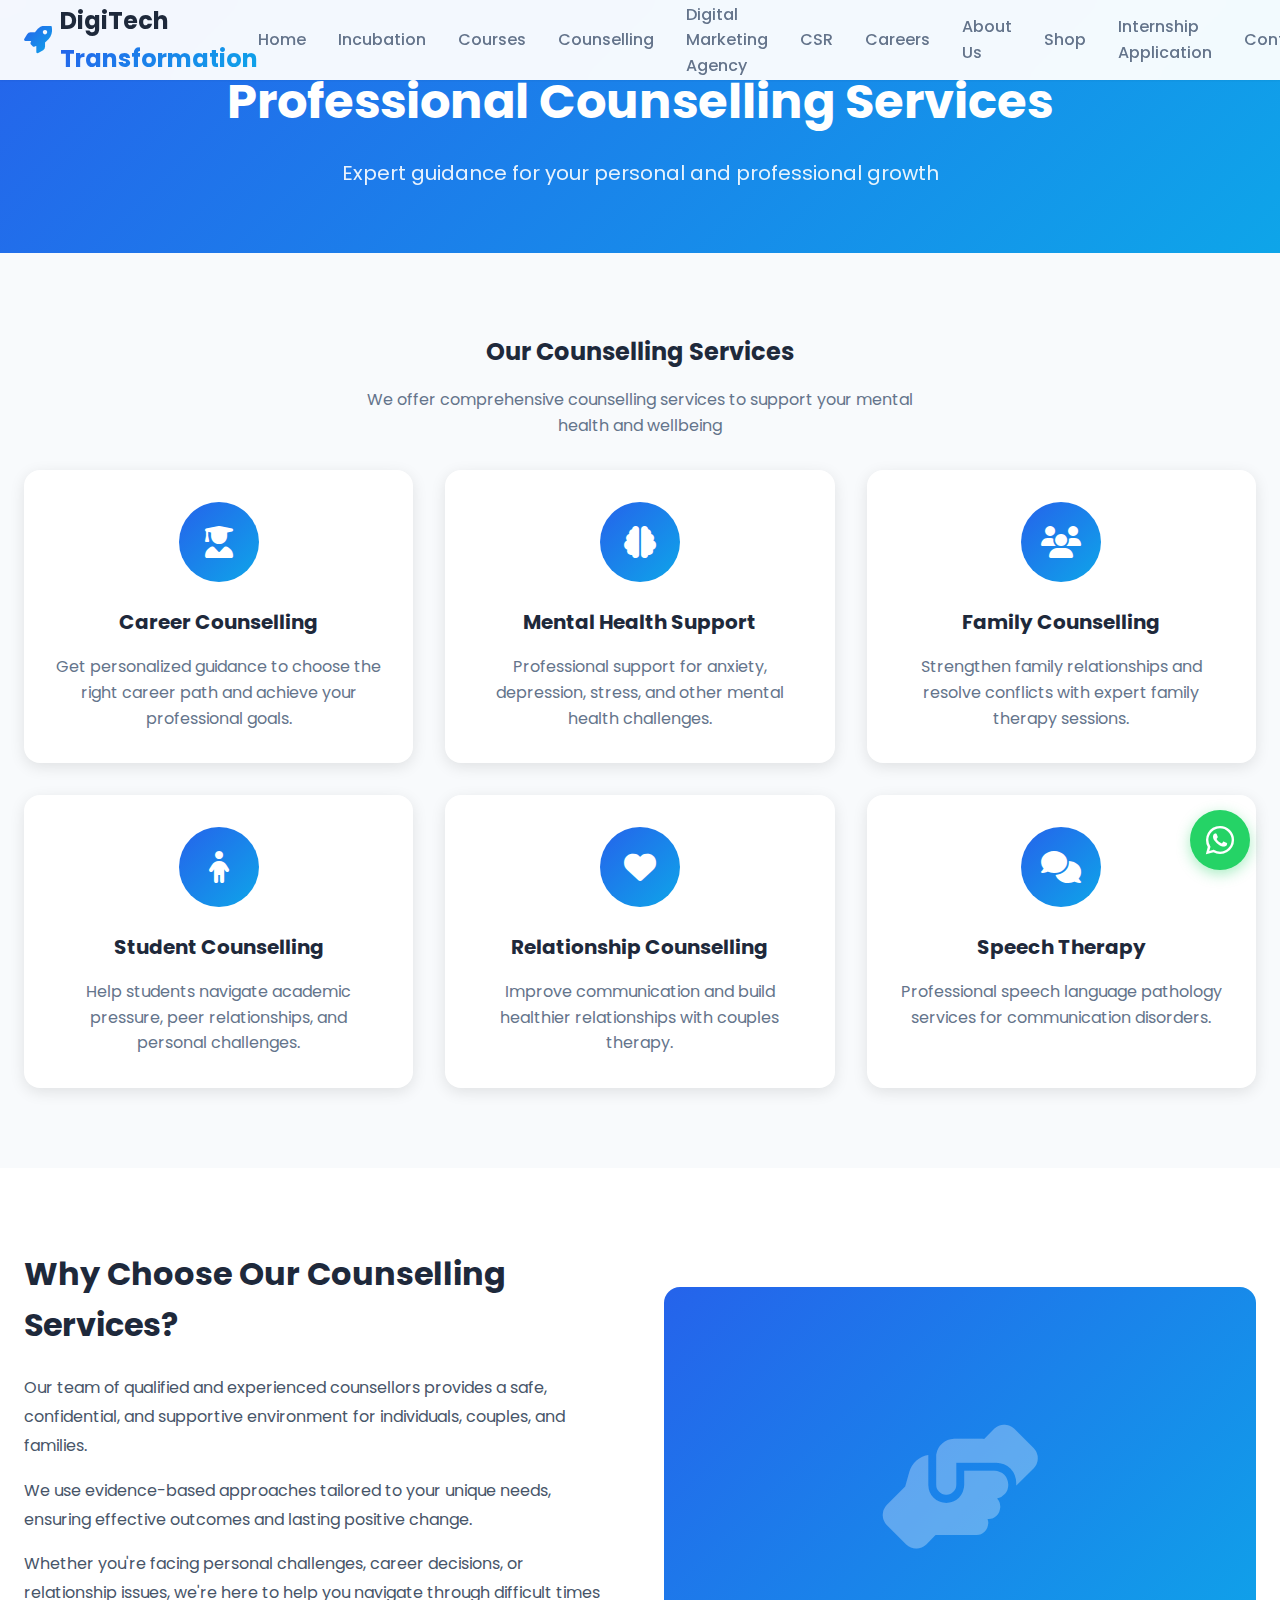
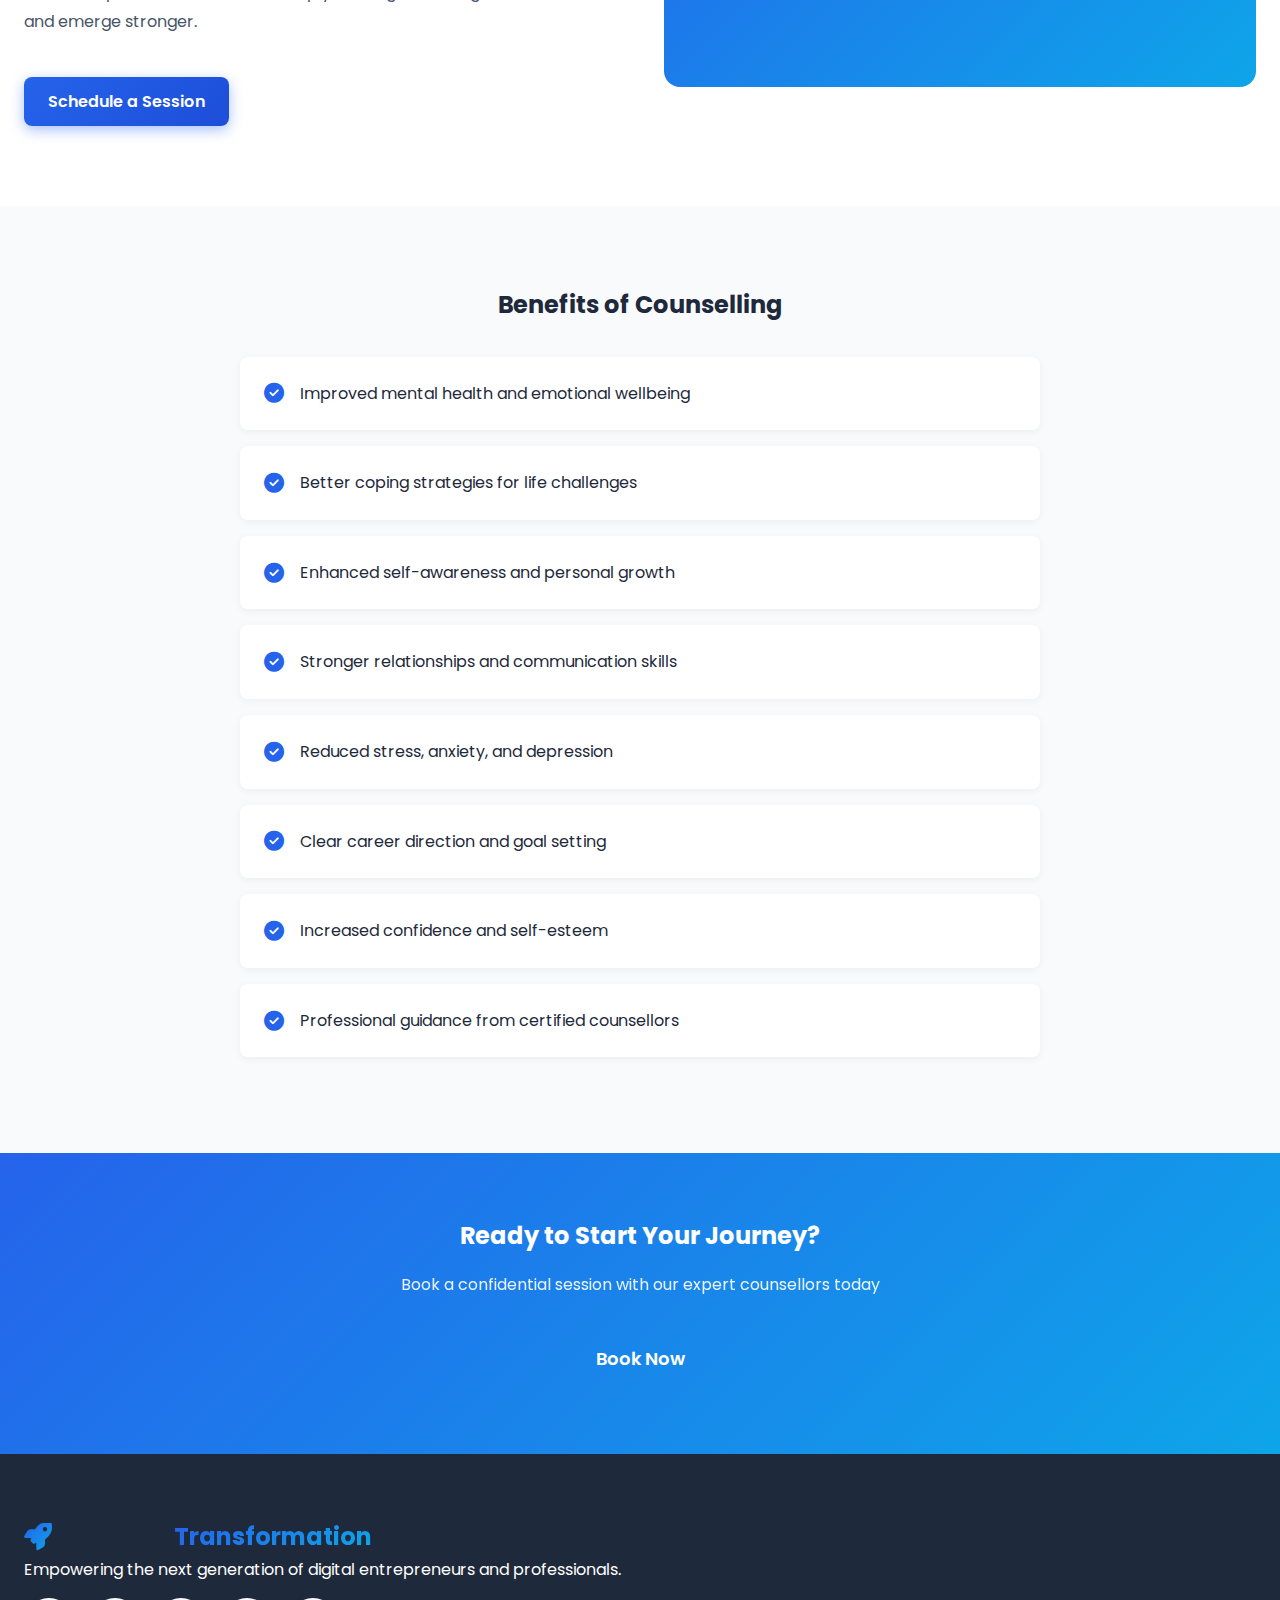
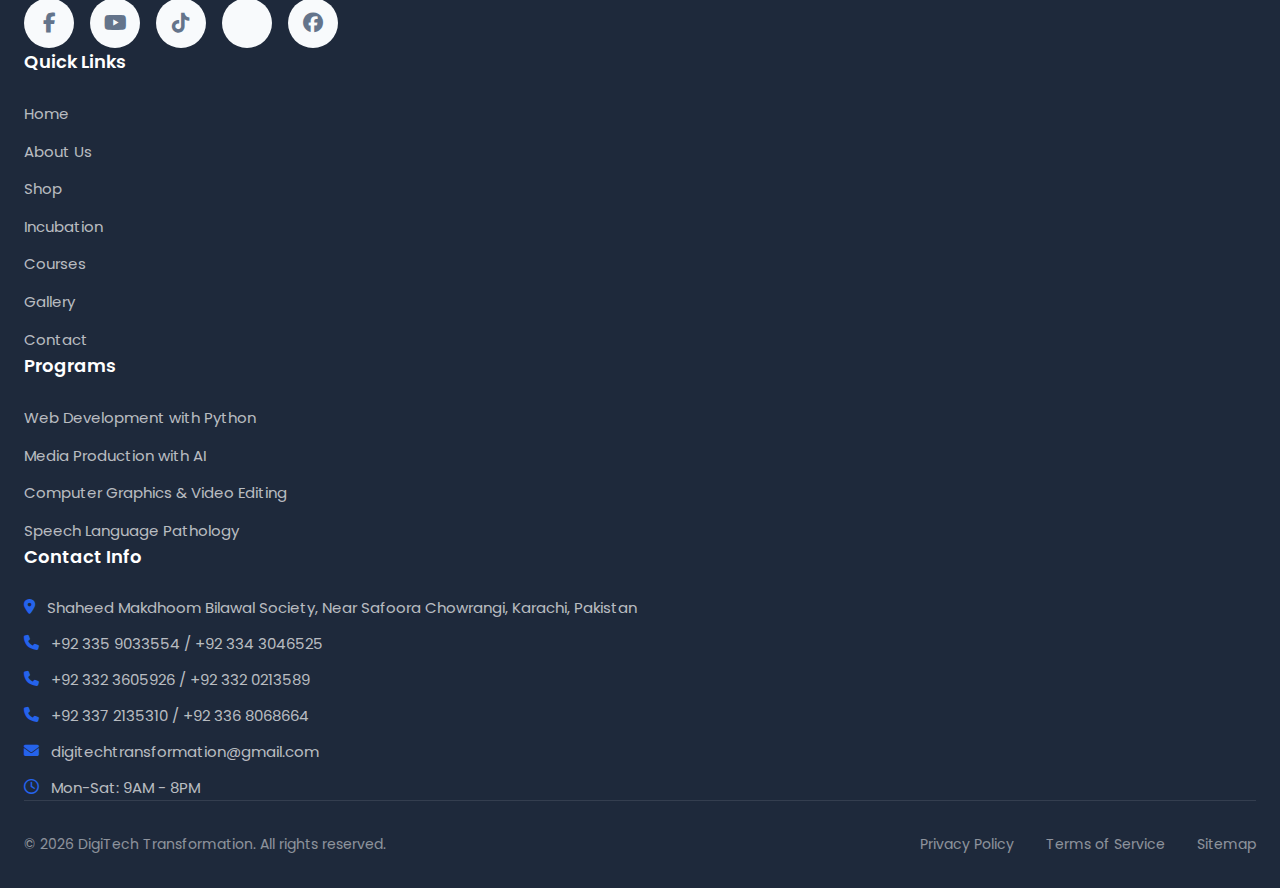
<file: counselling.html>
<!DOCTYPE html>
<html lang="en">
<head>
    <meta charset="UTF-8">
    <meta name="viewport" content="width=device-width, initial-scale=1.0">
    <title>Counselling - DigiTech Transformation</title>
    <!-- Font Awesome Icons -->
    <link rel="stylesheet" href="https://cdnjs.cloudflare.com/ajax/libs/font-awesome/6.4.0/css/all.min.css">
    <!-- Google Fonts -->
    <link href="https://fonts.googleapis.com/css2?family=Poppins:wght@300;400;500;600;700;800&display=swap" rel="stylesheet">
    <!-- Custom CSS -->
    <link rel="stylesheet" href="style.css">
    <style>
        .counselling-hero {
            padding: 4rem 0;
            background: linear-gradient(135deg, #2563eb 0%, #0ea5e9 100%);
            text-align: center;
            color: white;
        }

        .counselling-hero h1 {
            font-size: 3rem;
            margin-bottom: 1rem;
        }

        .counselling-hero p {
            font-size: 1.25rem;
            opacity: 0.9;
        }

        .services-section {
            padding: 5rem 0;
            background: #f8fafc;
        }

        .services-grid {
            display: grid;
            grid-template-columns: repeat(auto-fit, minmax(300px, 1fr));
            gap: 2rem;
            margin-top: 2rem;
        }

        .service-card {
            background: white;
            border-radius: 1rem;
            padding: 2rem;
            box-shadow: 0 4px 15px rgba(0, 0, 0, 0.1);
            transition: transform 0.3s ease, box-shadow 0.3s ease;
            text-align: center;
        }

        .service-card:hover {
            transform: translateY(-5px);
            box-shadow: 0 8px 25px rgba(0, 0, 0, 0.15);
        }

        .service-card-icon {
            width: 80px;
            height: 80px;
            background: linear-gradient(135deg, #2563eb 0%, #0ea5e9 100%);
            border-radius: 50%;
            display: flex;
            align-items: center;
            justify-content: center;
            margin: 0 auto 1.5rem;
        }

        .service-card-icon i {
            font-size: 2rem;
            color: white;
        }

        .service-card h3 {
            font-size: 1.25rem;
            color: #1e293b;
            margin-bottom: 1rem;
        }

        .service-card p {
            color: #64748b;
            line-height: 1.6;
        }

        .about-section {
            padding: 5rem 0;
            background: white;
        }

        .about-content {
            display: grid;
            grid-template-columns: 1fr 1fr;
            gap: 3rem;
            align-items: center;
        }

        .about-text h2 {
            font-size: 2rem;
            color: #1e293b;
            margin-bottom: 1.5rem;
        }

        .about-text p {
            color: #475569;
            line-height: 1.8;
            margin-bottom: 1rem;
        }

        .about-image {
            background: linear-gradient(135deg, #2563eb 0%, #0ea5e9 100%);
            border-radius: 1rem;
            min-height: 400px;
            display: flex;
            align-items: center;
            justify-content: center;
        }

        .about-image i {
            font-size: 8rem;
            color: white;
            opacity: 0.3;
        }

        .benefits-section {
            padding: 5rem 0;
            background: #f8fafc;
        }

        .benefits-list {
            list-style: none;
            padding: 0;
            max-width: 800px;
            margin: 0 auto;
        }

        .benefits-list li {
            padding: 1.5rem;
            background: white;
            border-radius: 0.5rem;
            margin-bottom: 1rem;
            display: flex;
            align-items: center;
            gap: 1rem;
            box-shadow: 0 2px 8px rgba(0, 0, 0, 0.05);
        }

        .benefits-list li i {
            color: #2563eb;
            font-size: 1.25rem;
        }

        .cta-section {
            padding: 4rem 0;
            background: linear-gradient(135deg, #2563eb 0%, #0ea5e9 100%);
            text-align: center;
            color: white;
        }

        @media (max-width: 768px) {
            .counselling-hero h1 {
                font-size: 2rem;
            }

            .about-content {
                grid-template-columns: 1fr;
            }
        }
    </style>
</head>
<body>
    <!-- Navigation -->
    <nav class="navbar">
        <div class="container nav-container">
            <a href="#" class="logo">
                <i class="fas fa-rocket"></i>
                <span>DigiTech <span class="highlight">Transformation</span></span>
            </a>

            <ul class="nav-menu">
                <li><a href="index.html">Home</a></li>
                <li><a href="incubation.html">Incubation</a></li>
                <li><a href="courses.html">Courses</a></li>
                <li><a href="counselling.html" class="active">Counselling</a></li>
                <li><a href="digital-marketing-agency.html">Digital Marketing Agency</a></li>
                <li><a href="csr.html">CSR</a></li>
                <li><a href="careers.html">Careers</a></li>
                <li><a href="about.html">About Us</a></li>
                <li><a href="shop.html">Shop</a></li>
                <li><a href="internship-application.html">Internship Application</a></li>
                <li><a href="contact.html">Contact</a></li>
            </ul>

            <div class="nav-cta">
                <a href="contact.html" class="btn btn-primary">Book Session</a>
            </div>

            <button class="mobile-toggle" aria-label="Toggle navigation">
                <span class="hamburger"></span>
            </button>
        </div>
    </nav>

    <!-- Counselling Hero -->
    <section class="counselling-hero">
        <div class="container">
            <h1>Professional Counselling Services</h1>
            <p>Expert guidance for your personal and professional growth</p>
        </div>
    </section>

    <!-- Services Section -->
    <section class="services-section">
        <div class="container">
            <h2 style="text-align: center; color: #1e293b; margin-bottom: 1rem;">Our Counselling Services</h2>
            <p style="text-align: center; color: #64748b; max-width: 600px; margin: 0 auto 2rem;">We offer comprehensive counselling services to support your mental health and wellbeing</p>
            <div class="services-grid">
                <div class="service-card">
                    <div class="service-card-icon">
                        <i class="fas fa-user-graduate"></i>
                    </div>
                    <h3>Career Counselling</h3>
                    <p>Get personalized guidance to choose the right career path and achieve your professional goals.</p>
                </div>

                <div class="service-card">
                    <div class="service-card-icon">
                        <i class="fas fa-brain"></i>
                    </div>
                    <h3>Mental Health Support</h3>
                    <p>Professional support for anxiety, depression, stress, and other mental health challenges.</p>
                </div>

                <div class="service-card">
                    <div class="service-card-icon">
                        <i class="fas fa-users"></i>
                    </div>
                    <h3>Family Counselling</h3>
                    <p>Strengthen family relationships and resolve conflicts with expert family therapy sessions.</p>
                </div>

                <div class="service-card">
                    <div class="service-card-icon">
                        <i class="fas fa-child"></i>
                    </div>
                    <h3>Student Counselling</h3>
                    <p>Help students navigate academic pressure, peer relationships, and personal challenges.</p>
                </div>

                <div class="service-card">
                    <div class="service-card-icon">
                        <i class="fas fa-heart"></i>
                    </div>
                    <h3>Relationship Counselling</h3>
                    <p>Improve communication and build healthier relationships with couples therapy.</p>
                </div>

                <div class="service-card">
                    <div class="service-card-icon">
                        <i class="fas fa-comments"></i>
                    </div>
                    <h3>Speech Therapy</h3>
                    <p>Professional speech language pathology services for communication disorders.</p>
                </div>
            </div>
        </div>
    </section>

    <!-- About Section -->
    <section class="about-section">
        <div class="container">
            <div class="about-content">
                <div class="about-text">
                    <h2>Why Choose Our Counselling Services?</h2>
                    <p>Our team of qualified and experienced counsellors provides a safe, confidential, and supportive environment for individuals, couples, and families.</p>
                    <p>We use evidence-based approaches tailored to your unique needs, ensuring effective outcomes and lasting positive change.</p>
                    <p>Whether you're facing personal challenges, career decisions, or relationship issues, we're here to help you navigate through difficult times and emerge stronger.</p>
                    <a href="contact.html" class="btn btn-primary" style="margin-top: 1.5rem;">Schedule a Session</a>
                </div>
                <div class="about-image">
                    <i class="fas fa-hands-helping"></i>
                </div>
            </div>
        </div>
    </section>

    <!-- Benefits Section -->
    <section class="benefits-section">
        <div class="container">
            <h2 style="text-align: center; color: #1e293b; margin-bottom: 2rem;">Benefits of Counselling</h2>
            <ul class="benefits-list">
                <li><i class="fas fa-check-circle"></i> Improved mental health and emotional wellbeing</li>
                <li><i class="fas fa-check-circle"></i> Better coping strategies for life challenges</li>
                <li><i class="fas fa-check-circle"></i> Enhanced self-awareness and personal growth</li>
                <li><i class="fas fa-check-circle"></i> Stronger relationships and communication skills</li>
                <li><i class="fas fa-check-circle"></i> Reduced stress, anxiety, and depression</li>
                <li><i class="fas fa-check-circle"></i> Clear career direction and goal setting</li>
                <li><i class="fas fa-check-circle"></i> Increased confidence and self-esteem</li>
                <li><i class="fas fa-check-circle"></i> Professional guidance from certified counsellors</li>
            </ul>
        </div>
    </section>

    <!-- CTA Section -->
    <section class="cta-section">
        <div class="container">
            <h2 style="margin-bottom: 1rem;">Ready to Start Your Journey?</h2>
            <p style="margin-bottom: 2rem; opacity: 0.9;">Book a confidential session with our expert counsellors today</p>
            <a href="contact.html" class="btn btn-light btn-lg">Book Now</a>
        </div>
    </section>

    <!-- Footer -->
    <footer class="footer">
        <div class="container">
            <div class="footer-content">
                <div class="footer-brand">
                    <a href="#" class="logo">
                        <i class="fas fa-rocket"></i>
                        <span>DigiTech <span class="highlight">Transformation</span></span>
                    </a>
                    <p>Empowering the next generation of digital entrepreneurs and professionals.</p>
                    <div class="social-links">
                        <a href="https://www.facebook.com/profile.php?id=100064065330176" target="_blank" rel="noopener" class="social-link"><i class="fab fa-facebook-f"></i></a>
                        <a href="https://www.youtube.com/@JunaidUlHaqueSheikh-g3z" target="_blank" rel="noopener" class="social-link"><i class="fab fa-youtube"></i></a>
                        <a href="https://www.tiktok.com/@junaid.ul.haque.s65" target="_blank" rel="noopener" class="social-link"><i class="fab fa-tiktok"></i></a>
                        <a href="https://www.fiverr.com/users/junaidsheikh000/portfolio" target="_blank" rel="noopener" class="social-link"><i class="fab fa-fiverr"></i></a>
                        <a href="https://www.facebook.com/groups/958910999994384" target="_blank" rel="noopener" class="social-link"><i class="fab fa-facebook"></i></a>
                    </div>
                </div>

                <div class="footer-links">
                    <h4>Quick Links</h4>
                    <ul>
                        <li><a href="index.html">Home</a></li>
                        <li><a href="about.html">About Us</a></li>
                        <li><a href="shop.html">Shop</a></li>
                        <li><a href="incubation.html">Incubation</a></li>
                        <li><a href="courses.html">Courses</a></li>
                        <li><a href="gallery.html">Gallery</a></li>
                        <li><a href="contact.html">Contact</a></li>
                    </ul>
                </div>

                <div class="footer-links">
                    <h4>Programs</h4>
                    <ul>
                        <li><a href="programs.html">Web Development with Python</a></li>
                        <li><a href="programs.html">Media Production with AI</a></li>
                        <li><a href="programs.html">Computer Graphics & Video Editing</a></li>
                        <li><a href="programs.html">Speech Language Pathology</a></li>
                    </ul>
                </div>

                <div class="footer-contact">
                    <h4>Contact Info</h4>
                    <ul>
                        <li><i class="fas fa-map-marker-alt"></i> Shaheed Makdhoom Bilawal Society, Near Safoora Chowrangi, Karachi, Pakistan</li>
                        <li><i class="fas fa-phone"></i> +92 335 9033554 / +92 334 3046525</li>
                        <li><i class="fas fa-phone"></i> +92 332 3605926 / +92 332 0213589</li>
                        <li><i class="fas fa-phone"></i> +92 337 2135310 / +92 336 8068664</li>
                        <li><i class="fas fa-envelope"></i> digitechtransformation@gmail.com</li>
                        <li><i class="far fa-clock"></i> Mon-Sat: 9AM - 8PM</li>
                    </ul>
                </div>
            </div>

            <div class="footer-bottom">
                <p>&copy; 2026 DigiTech Transformation. All rights reserved.</p>
                <div class="footer-bottom-links">
                    <a href="#">Privacy Policy</a>
                    <a href="#">Terms of Service</a>
                    <a href="#">Sitemap</a>
                </div>
            </div>
        </div>
    </footer>

    <!-- WhatsApp Float Button -->
    <a href="https://wa.me/923359033554" class="whatsapp-float" target="_blank" title="Chat on WhatsApp">
        <i class="fab fa-whatsapp"></i>
    </a>

    <!-- Scroll to Top Button -->
    <button class="scroll-top" aria-label="Scroll to top">
        <i class="fas fa-arrow-up"></i>
    </button>

    <script src="script.js"></script>
</body>
</html>
</file>
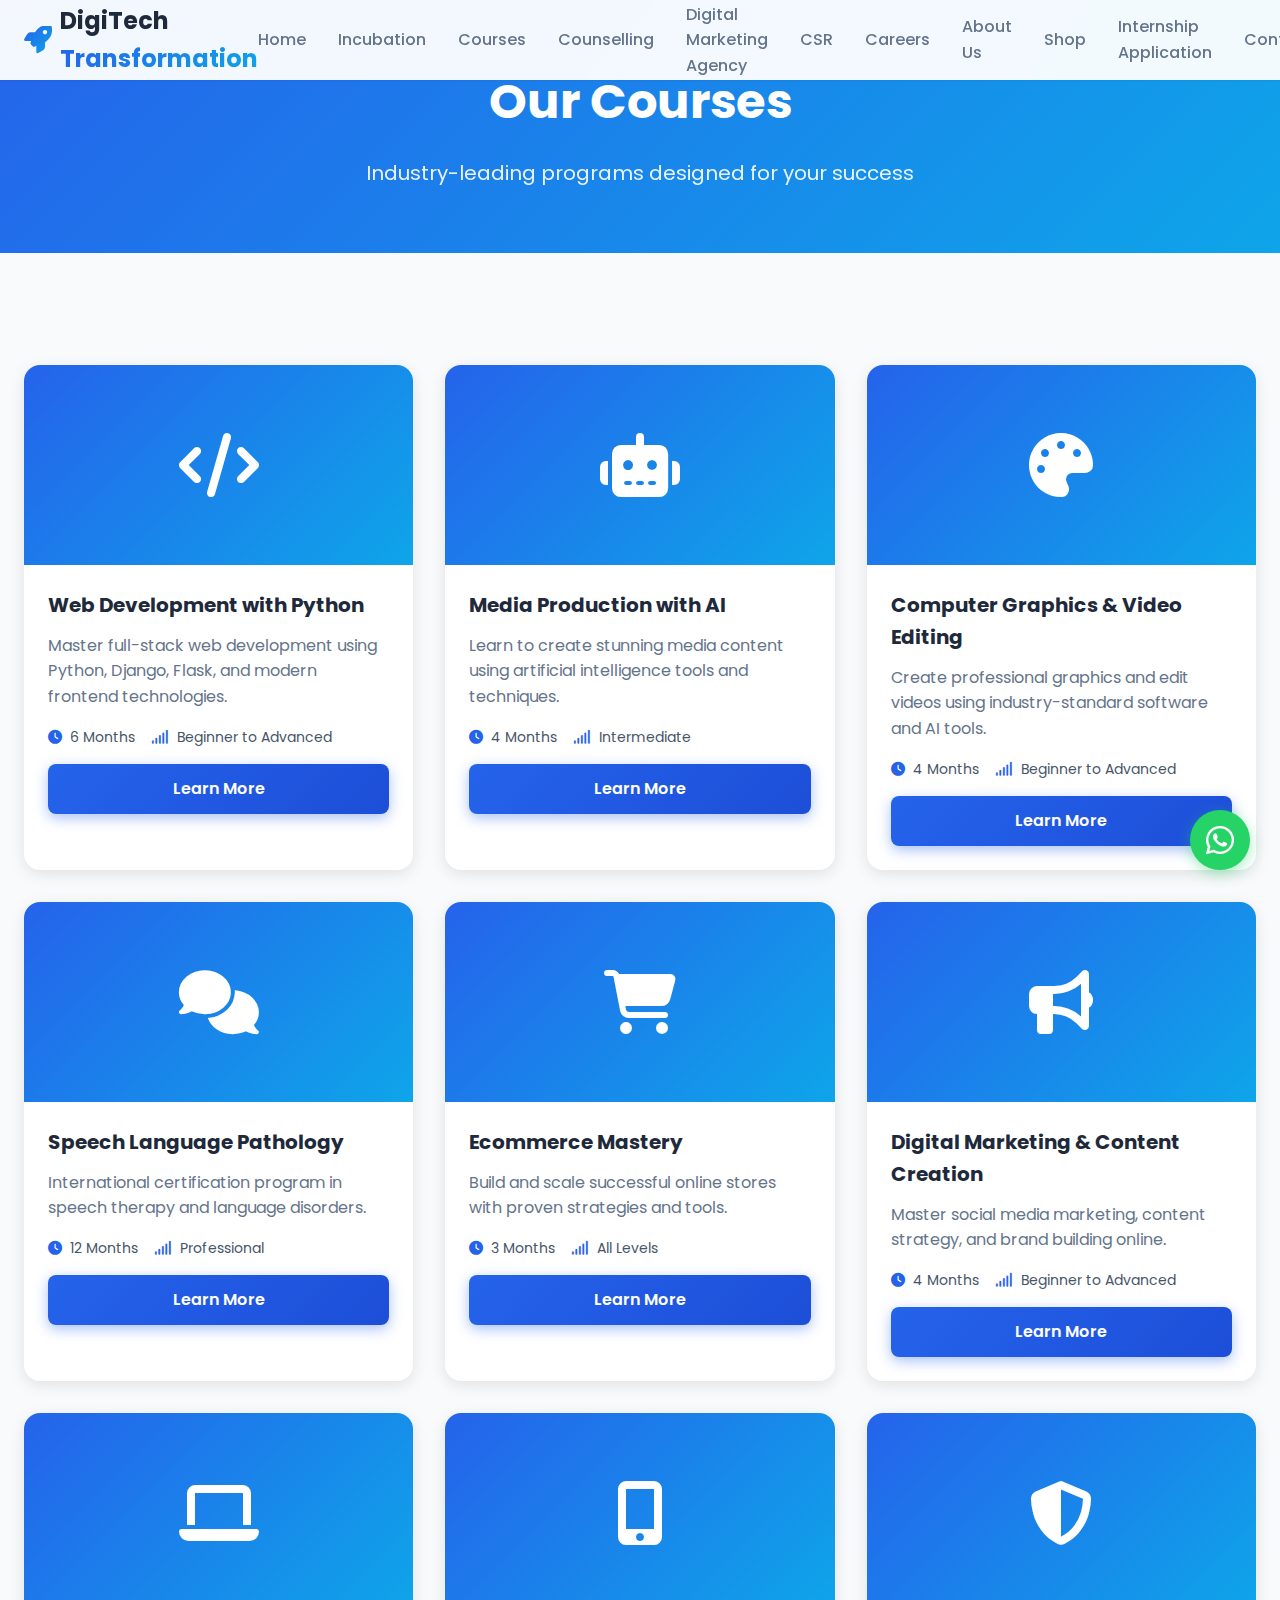
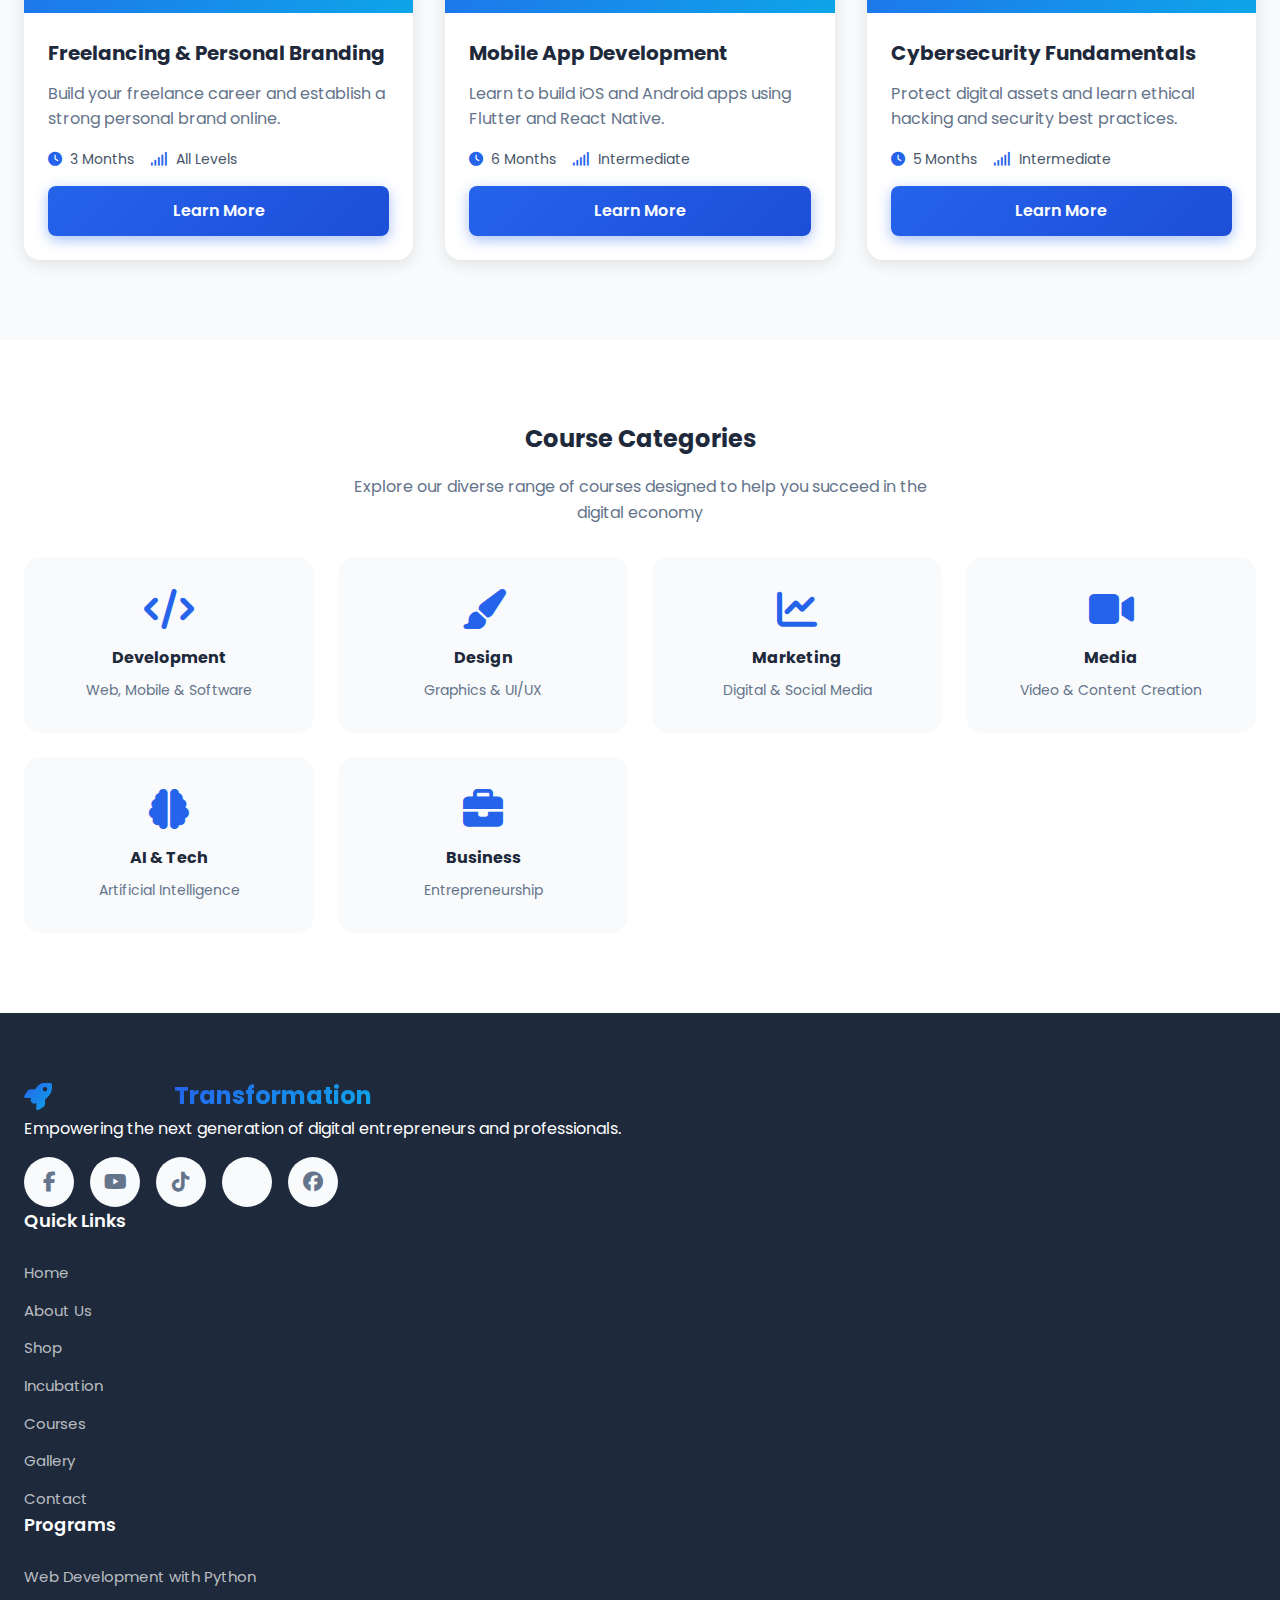
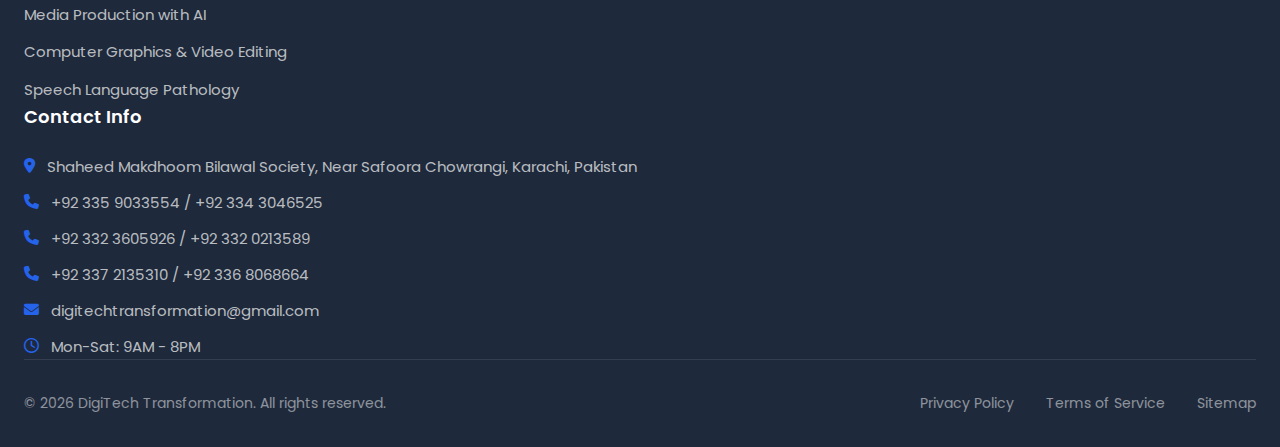
<file: courses.html>
<!DOCTYPE html>
<html lang="en">
<head>
    <meta charset="UTF-8">
    <meta name="viewport" content="width=device-width, initial-scale=1.0">
    <title>Courses - DigiTech Transformation</title>
    <!-- Font Awesome Icons -->
    <link rel="stylesheet" href="https://cdnjs.cloudflare.com/ajax/libs/font-awesome/6.4.0/css/all.min.css">
    <!-- Google Fonts -->
    <link href="https://fonts.googleapis.com/css2?family=Poppins:wght@300;400;500;600;700;800&display=swap" rel="stylesheet">
    <!-- Custom CSS -->
    <link rel="stylesheet" href="style.css">
    <style>
        .courses-hero {
            padding: 4rem 0;
            background: linear-gradient(135deg, #2563eb 0%, #0ea5e9 100%);
            text-align: center;
            color: white;
        }

        .courses-hero h1 {
            font-size: 3rem;
            margin-bottom: 1rem;
        }

        .courses-hero p {
            font-size: 1.25rem;
            opacity: 0.9;
        }

        .courses-section {
            padding: 5rem 0;
            background: #f8fafc;
        }

        .courses-grid {
            display: grid;
            grid-template-columns: repeat(auto-fit, minmax(350px, 1fr));
            gap: 2rem;
            margin-top: 2rem;
        }

        .course-card {
            background: white;
            border-radius: 1rem;
            overflow: hidden;
            box-shadow: 0 4px 15px rgba(0, 0, 0, 0.1);
            transition: transform 0.3s ease, box-shadow 0.3s ease;
        }

        .course-card:hover {
            transform: translateY(-5px);
            box-shadow: 0 8px 25px rgba(0, 0, 0, 0.15);
        }

        .course-card-image {
            height: 200px;
            background: linear-gradient(135deg, #2563eb 0%, #0ea5e9 100%);
            display: flex;
            align-items: center;
            justify-content: center;
        }

        .course-card-image i {
            font-size: 4rem;
            color: white;
        }

        .course-card-content {
            padding: 1.5rem;
        }

        .course-card-content h3 {
            font-size: 1.25rem;
            color: #1e293b;
            margin-bottom: 0.75rem;
        }

        .course-card-content p {
            color: #64748b;
            margin-bottom: 1rem;
            line-height: 1.6;
        }

        .course-meta {
            display: flex;
            gap: 1rem;
            margin-bottom: 1rem;
            flex-wrap: wrap;
        }

        .course-meta span {
            display: flex;
            align-items: center;
            gap: 0.5rem;
            font-size: 0.875rem;
            color: #475569;
        }

        .course-meta i {
            color: #2563eb;
        }

        .course-card-content .btn {
            display: inline-block;
            width: 100%;
            text-align: center;
        }

        .categories-section {
            padding: 5rem 0;
            background: white;
        }

        .category-grid {
            display: grid;
            grid-template-columns: repeat(auto-fit, minmax(250px, 1fr));
            gap: 1.5rem;
            margin-top: 2rem;
        }

        .category-card {
            background: #f8fafc;
            padding: 2rem;
            border-radius: 1rem;
            text-align: center;
            transition: transform 0.3s ease;
        }

        .category-card:hover {
            transform: translateY(-3px);
        }

        .category-card i {
            font-size: 2.5rem;
            color: #2563eb;
            margin-bottom: 1rem;
        }

        .category-card h4 {
            color: #1e293b;
            margin-bottom: 0.5rem;
        }

        .category-card p {
            color: #64748b;
            font-size: 0.875rem;
        }

        @media (max-width: 768px) {
            .courses-hero h1 {
                font-size: 2rem;
            }

            .courses-grid {
                grid-template-columns: 1fr;
            }
        }
    </style>
</head>
<body>
    <!-- Navigation -->
    <nav class="navbar">
        <div class="container nav-container">
            <a href="#" class="logo">
                <i class="fas fa-rocket"></i>
                <span>DigiTech <span class="highlight">Transformation</span></span>
            </a>

            <ul class="nav-menu">
                <li><a href="index.html">Home</a></li>
                <li><a href="incubation.html">Incubation</a></li>
                <li><a href="courses.html" class="active">Courses</a></li>
                <li><a href="counselling.html">Counselling</a></li>
                <li><a href="digital-marketing-agency.html">Digital Marketing Agency</a></li>
                <li><a href="csr.html">CSR</a></li>
                <li><a href="careers.html">Careers</a></li>
                <li><a href="about.html">About Us</a></li>
                <li><a href="shop.html">Shop</a></li>
                <li><a href="internship-application.html">Internship Application</a></li>
                <li><a href="contact.html">Contact</a></li>
            </ul>

            <div class="nav-cta">
                <a href="contact.html" class="btn btn-primary">Enroll Now</a>
            </div>

            <button class="mobile-toggle" aria-label="Toggle navigation">
                <span class="hamburger"></span>
            </button>
        </div>
    </nav>

    <!-- Courses Hero -->
    <section class="courses-hero">
        <div class="container">
            <h1>Our Courses</h1>
            <p>Industry-leading programs designed for your success</p>
        </div>
    </section>

    <!-- Courses Section -->
    <section class="courses-section">
        <div class="container">
            <div class="courses-grid">
                <!-- Course 1 -->
                <div class="course-card">
                    <div class="course-card-image">
                        <i class="fas fa-code"></i>
                    </div>
                    <div class="course-card-content">
                        <h3>Web Development with Python</h3>
                        <p>Master full-stack web development using Python, Django, Flask, and modern frontend technologies.</p>
                        <div class="course-meta">
                            <span><i class="fas fa-clock"></i> 6 Months</span>
                            <span><i class="fas fa-signal"></i> Beginner to Advanced</span>
                        </div>
                        <a href="programs.html" class="btn btn-primary">Learn More</a>
                    </div>
                </div>

                <!-- Course 2 -->
                <div class="course-card">
                    <div class="course-card-image">
                        <i class="fas fa-robot"></i>
                    </div>
                    <div class="course-card-content">
                        <h3>Media Production with AI</h3>
                        <p>Learn to create stunning media content using artificial intelligence tools and techniques.</p>
                        <div class="course-meta">
                            <span><i class="fas fa-clock"></i> 4 Months</span>
                            <span><i class="fas fa-signal"></i> Intermediate</span>
                        </div>
                        <a href="programs.html" class="btn btn-primary">Learn More</a>
                    </div>
                </div>

                <!-- Course 3 -->
                <div class="course-card">
                    <div class="course-card-image">
                        <i class="fas fa-palette"></i>
                    </div>
                    <div class="course-card-content">
                        <h3>Computer Graphics & Video Editing</h3>
                        <p>Create professional graphics and edit videos using industry-standard software and AI tools.</p>
                        <div class="course-meta">
                            <span><i class="fas fa-clock"></i> 4 Months</span>
                            <span><i class="fas fa-signal"></i> Beginner to Advanced</span>
                        </div>
                        <a href="programs.html" class="btn btn-primary">Learn More</a>
                    </div>
                </div>

                <!-- Course 4 -->
                <div class="course-card">
                    <div class="course-card-image">
                        <i class="fas fa-comments"></i>
                    </div>
                    <div class="course-card-content">
                        <h3>Speech Language Pathology</h3>
                        <p>International certification program in speech therapy and language disorders.</p>
                        <div class="course-meta">
                            <span><i class="fas fa-clock"></i> 12 Months</span>
                            <span><i class="fas fa-signal"></i> Professional</span>
                        </div>
                        <a href="programs.html" class="btn btn-primary">Learn More</a>
                    </div>
                </div>

                <!-- Course 5 -->
                <div class="course-card">
                    <div class="course-card-image">
                        <i class="fas fa-shopping-cart"></i>
                    </div>
                    <div class="course-card-content">
                        <h3>Ecommerce Mastery</h3>
                        <p>Build and scale successful online stores with proven strategies and tools.</p>
                        <div class="course-meta">
                            <span><i class="fas fa-clock"></i> 3 Months</span>
                            <span><i class="fas fa-signal"></i> All Levels</span>
                        </div>
                        <a href="contact.html" class="btn btn-primary">Learn More</a>
                    </div>
                </div>

                <!-- Course 6 -->
                <div class="course-card">
                    <div class="course-card-image">
                        <i class="fas fa-bullhorn"></i>
                    </div>
                    <div class="course-card-content">
                        <h3>Digital Marketing & Content Creation</h3>
                        <p>Master social media marketing, content strategy, and brand building online.</p>
                        <div class="course-meta">
                            <span><i class="fas fa-clock"></i> 4 Months</span>
                            <span><i class="fas fa-signal"></i> Beginner to Advanced</span>
                        </div>
                        <a href="contact.html" class="btn btn-primary">Learn More</a>
                    </div>
                </div>

                <!-- Course 7 -->
                <div class="course-card">
                    <div class="course-card-image">
                        <i class="fas fa-laptop"></i>
                    </div>
                    <div class="course-card-content">
                        <h3>Freelancing & Personal Branding</h3>
                        <p>Build your freelance career and establish a strong personal brand online.</p>
                        <div class="course-meta">
                            <span><i class="fas fa-clock"></i> 3 Months</span>
                            <span><i class="fas fa-signal"></i> All Levels</span>
                        </div>
                        <a href="contact.html" class="btn btn-primary">Learn More</a>
                    </div>
                </div>

                <!-- Course 8 -->
                <div class="course-card">
                    <div class="course-card-image">
                        <i class="fas fa-mobile-alt"></i>
                    </div>
                    <div class="course-card-content">
                        <h3>Mobile App Development</h3>
                        <p>Learn to build iOS and Android apps using Flutter and React Native.</p>
                        <div class="course-meta">
                            <span><i class="fas fa-clock"></i> 6 Months</span>
                            <span><i class="fas fa-signal"></i> Intermediate</span>
                        </div>
                        <a href="contact.html" class="btn btn-primary">Learn More</a>
                    </div>
                </div>

                <!-- Course 9 -->
                <div class="course-card">
                    <div class="course-card-image">
                        <i class="fas fa-shield-alt"></i>
                    </div>
                    <div class="course-card-content">
                        <h3>Cybersecurity Fundamentals</h3>
                        <p>Protect digital assets and learn ethical hacking and security best practices.</p>
                        <div class="course-meta">
                            <span><i class="fas fa-clock"></i> 5 Months</span>
                            <span><i class="fas fa-signal"></i> Intermediate</span>
                        </div>
                        <a href="contact.html" class="btn btn-primary">Learn More</a>
                    </div>
                </div>
            </div>
        </div>
    </section>

    <!-- Categories Section -->
    <section class="categories-section">
        <div class="container">
            <h2 style="text-align: center; color: #1e293b; margin-bottom: 1rem;">Course Categories</h2>
            <p style="text-align: center; color: #64748b; max-width: 600px; margin: 0 auto 2rem;">Explore our diverse range of courses designed to help you succeed in the digital economy</p>
            <div class="category-grid">
                <div class="category-card">
                    <i class="fas fa-code"></i>
                    <h4>Development</h4>
                    <p>Web, Mobile & Software</p>
                </div>
                <div class="category-card">
                    <i class="fas fa-paint-brush"></i>
                    <h4>Design</h4>
                    <p>Graphics & UI/UX</p>
                </div>
                <div class="category-card">
                    <i class="fas fa-chart-line"></i>
                    <h4>Marketing</h4>
                    <p>Digital & Social Media</p>
                </div>
                <div class="category-card">
                    <i class="fas fa-video"></i>
                    <h4>Media</h4>
                    <p>Video & Content Creation</p>
                </div>
                <div class="category-card">
                    <i class="fas fa-brain"></i>
                    <h4>AI & Tech</h4>
                    <p>Artificial Intelligence</p>
                </div>
                <div class="category-card">
                    <i class="fas fa-briefcase"></i>
                    <h4>Business</h4>
                    <p>Entrepreneurship</p>
                </div>
            </div>
        </div>
    </section>

    <!-- Footer -->
    <footer class="footer">
        <div class="container">
            <div class="footer-content">
                <div class="footer-brand">
                    <a href="#" class="logo">
                        <i class="fas fa-rocket"></i>
                        <span>DigiTech <span class="highlight">Transformation</span></span>
                    </a>
                    <p>Empowering the next generation of digital entrepreneurs and professionals.</p>
                    <div class="social-links">
                        <a href="https://www.facebook.com/profile.php?id=100064065330176" target="_blank" rel="noopener" class="social-link"><i class="fab fa-facebook-f"></i></a>
                        <a href="https://www.youtube.com/@JunaidUlHaqueSheikh-g3z" target="_blank" rel="noopener" class="social-link"><i class="fab fa-youtube"></i></a>
                        <a href="https://www.tiktok.com/@junaid.ul.haque.s65" target="_blank" rel="noopener" class="social-link"><i class="fab fa-tiktok"></i></a>
                        <a href="https://www.fiverr.com/users/junaidsheikh000/portfolio" target="_blank" rel="noopener" class="social-link"><i class="fab fa-fiverr"></i></a>
                        <a href="https://www.facebook.com/groups/958910999994384" target="_blank" rel="noopener" class="social-link"><i class="fab fa-facebook"></i></a>
                    </div>
                </div>

                <div class="footer-links">
                    <h4>Quick Links</h4>
                    <ul>
                        <li><a href="index.html">Home</a></li>
                        <li><a href="about.html">About Us</a></li>
                        <li><a href="shop.html">Shop</a></li>
                        <li><a href="incubation.html">Incubation</a></li>
                        <li><a href="courses.html">Courses</a></li>
                        <li><a href="gallery.html">Gallery</a></li>
                        <li><a href="contact.html">Contact</a></li>
                    </ul>
                </div>

                <div class="footer-links">
                    <h4>Programs</h4>
                    <ul>
                        <li><a href="programs.html">Web Development with Python</a></li>
                        <li><a href="programs.html">Media Production with AI</a></li>
                        <li><a href="programs.html">Computer Graphics & Video Editing</a></li>
                        <li><a href="programs.html">Speech Language Pathology</a></li>
                    </ul>
                </div>

                <div class="footer-contact">
                    <h4>Contact Info</h4>
                    <ul>
                        <li><i class="fas fa-map-marker-alt"></i> Shaheed Makdhoom Bilawal Society, Near Safoora Chowrangi, Karachi, Pakistan</li>
                        <li><i class="fas fa-phone"></i> +92 335 9033554 / +92 334 3046525</li>
                        <li><i class="fas fa-phone"></i> +92 332 3605926 / +92 332 0213589</li>
                        <li><i class="fas fa-phone"></i> +92 337 2135310 / +92 336 8068664</li>
                        <li><i class="fas fa-envelope"></i> digitechtransformation@gmail.com</li>
                        <li><i class="far fa-clock"></i> Mon-Sat: 9AM - 8PM</li>
                    </ul>
                </div>
            </div>

            <div class="footer-bottom">
                <p>&copy; 2026 DigiTech Transformation. All rights reserved.</p>
                <div class="footer-bottom-links">
                    <a href="#">Privacy Policy</a>
                    <a href="#">Terms of Service</a>
                    <a href="#">Sitemap</a>
                </div>
            </div>
        </div>
    </footer>

    <!-- WhatsApp Float Button -->
    <a href="https://wa.me/923359033554" class="whatsapp-float" target="_blank" title="Chat on WhatsApp">
        <i class="fab fa-whatsapp"></i>
    </a>

    <!-- Scroll to Top Button -->
    <button class="scroll-top" aria-label="Scroll to top">
        <i class="fas fa-arrow-up"></i>
    </button>

    <script src="script.js"></script>
</body>
</html>
</file>
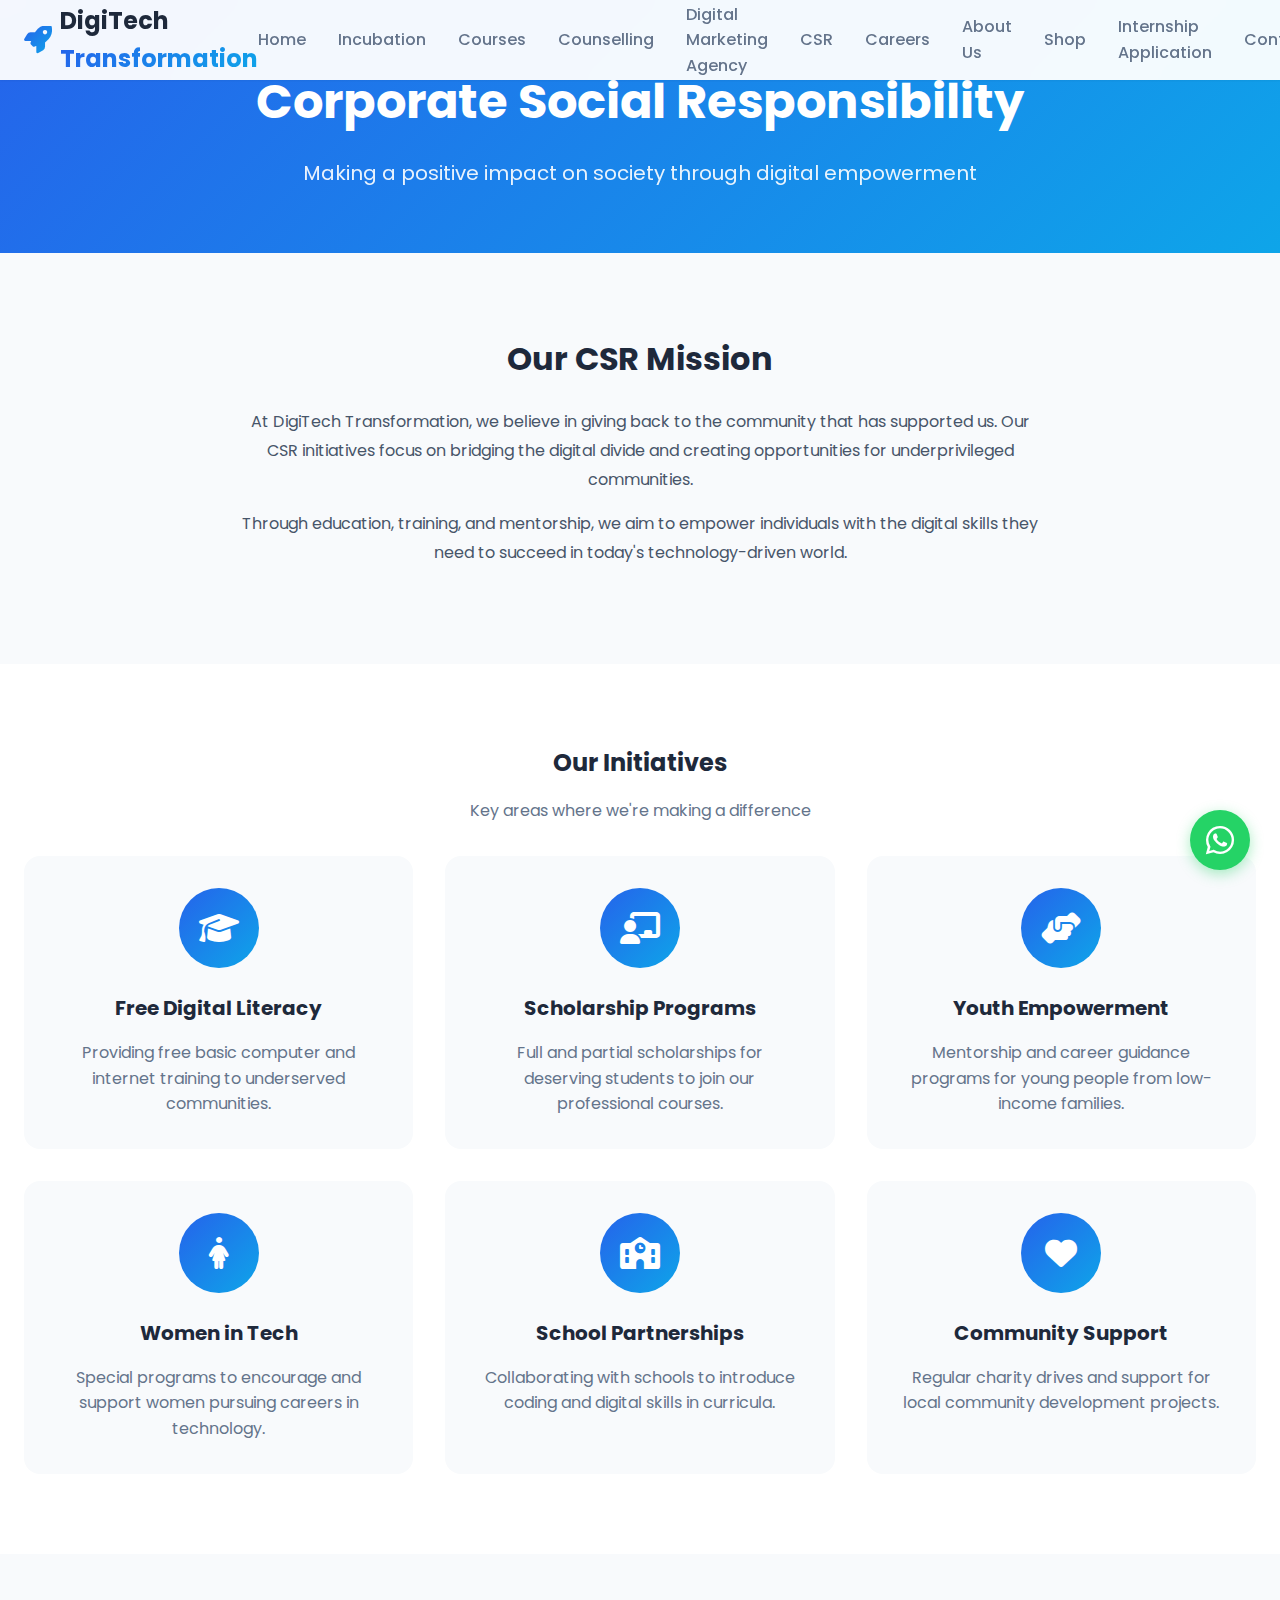
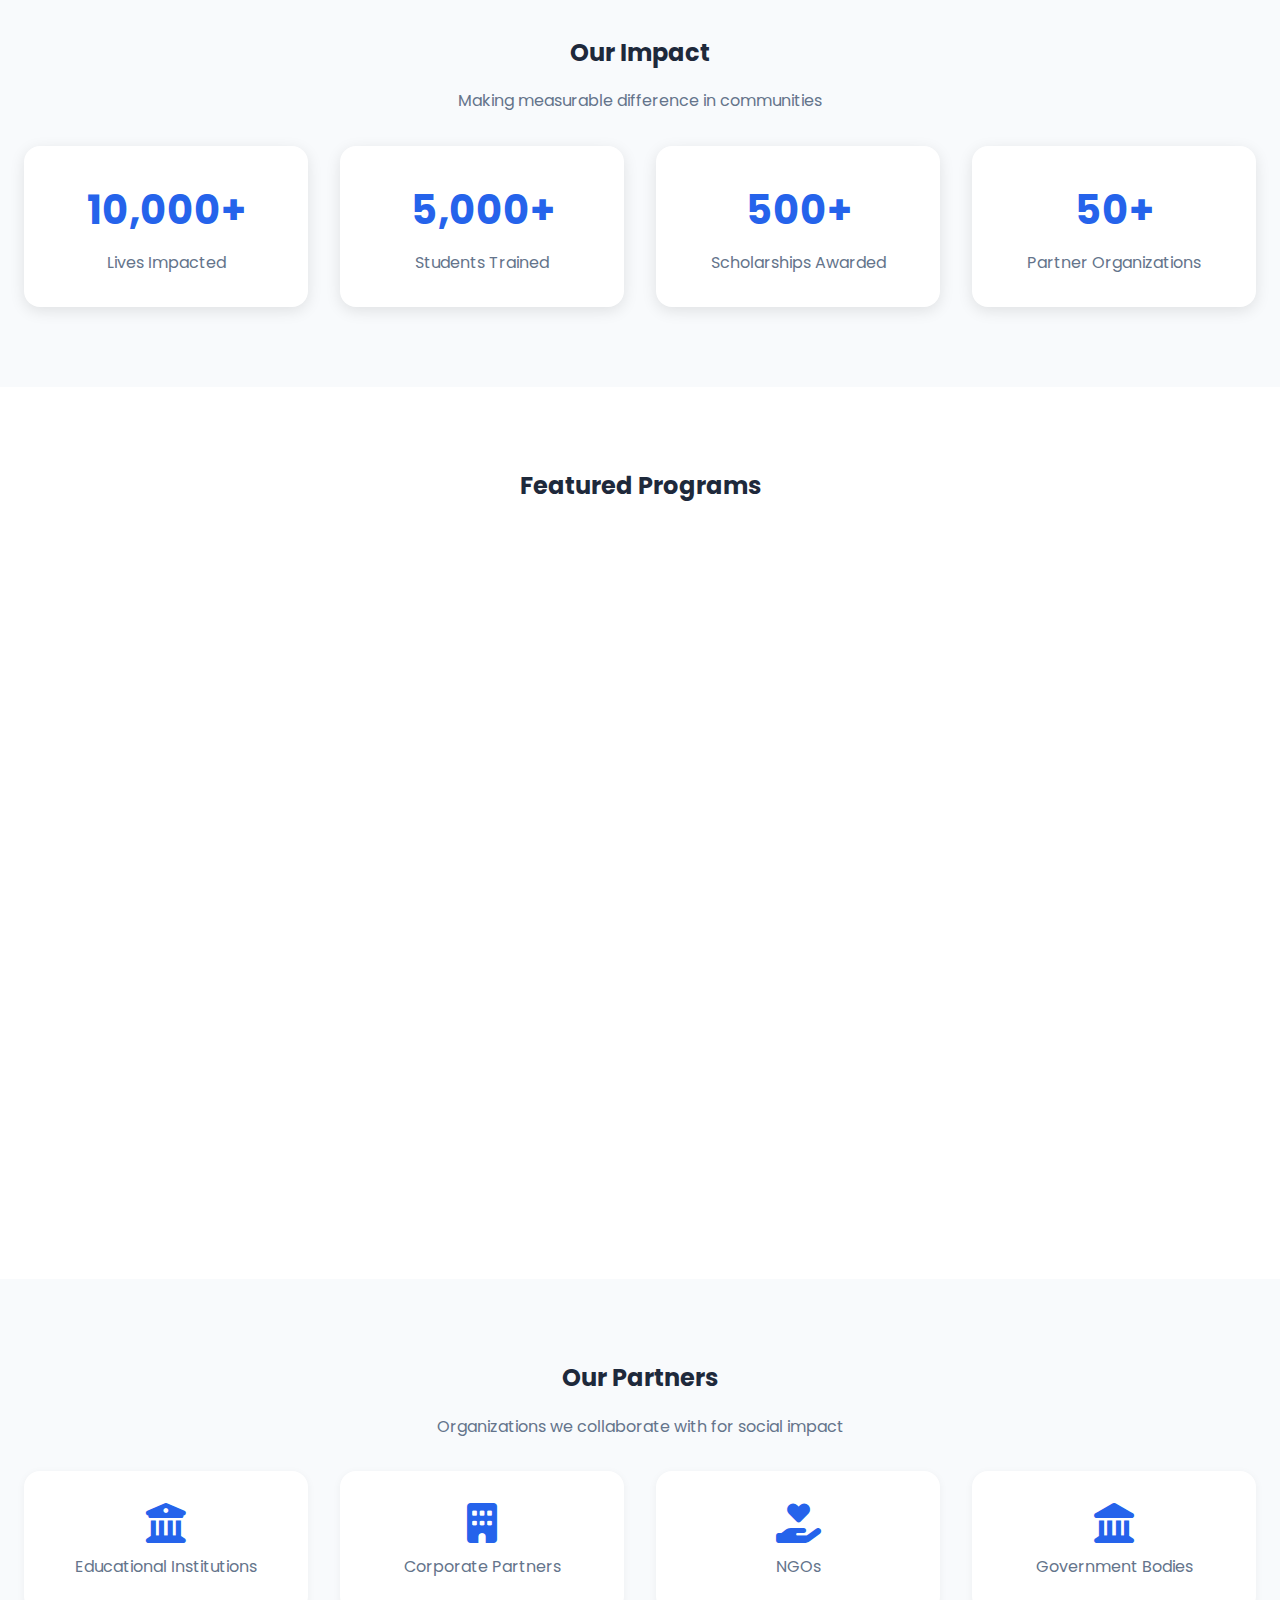
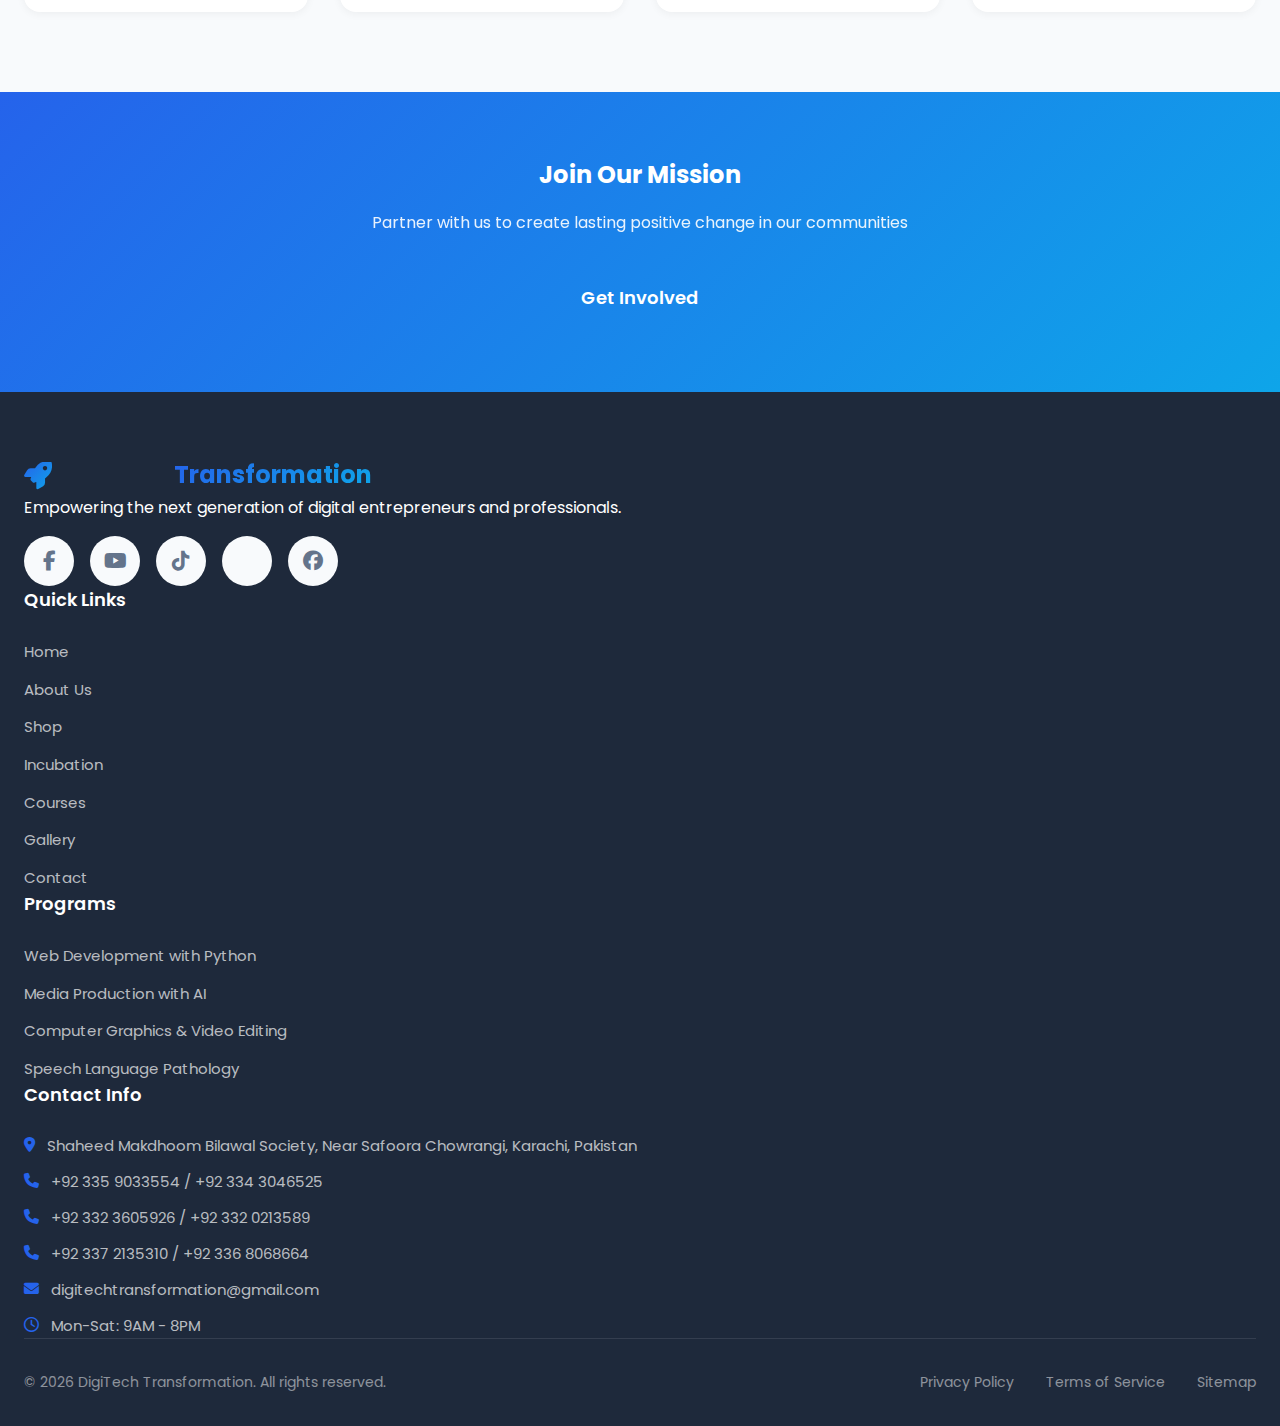
<file: csr.html>
<!DOCTYPE html>
<html lang="en">
<head>
    <meta charset="UTF-8">
    <meta name="viewport" content="width=device-width, initial-scale=1.0">
    <title>CSR - DigiTech Transformation</title>
    <!-- Font Awesome Icons -->
    <link rel="stylesheet" href="https://cdnjs.cloudflare.com/ajax/libs/font-awesome/6.4.0/css/all.min.css">
    <!-- Google Fonts -->
    <link href="https://fonts.googleapis.com/css2?family=Poppins:wght@300;400;500;600;700;800&display=swap" rel="stylesheet">
    <!-- Custom CSS -->
    <link rel="stylesheet" href="style.css">
    <style>
        .csr-hero {
            padding: 4rem 0;
            background: linear-gradient(135deg, #2563eb 0%, #0ea5e9 100%);
            text-align: center;
            color: white;
        }

        .csr-hero h1 {
            font-size: 3rem;
            margin-bottom: 1rem;
        }

        .csr-hero p {
            font-size: 1.25rem;
            opacity: 0.9;
        }

        .mission-section {
            padding: 5rem 0;
            background: #f8fafc;
        }

        .mission-content {
            max-width: 800px;
            margin: 0 auto;
            text-align: center;
        }

        .mission-content h2 {
            font-size: 2rem;
            color: #1e293b;
            margin-bottom: 1.5rem;
        }

        .mission-content p {
            color: #475569;
            line-height: 1.8;
            margin-bottom: 1rem;
        }

        .initiatives-section {
            padding: 5rem 0;
            background: white;
        }

        .initiatives-grid {
            display: grid;
            grid-template-columns: repeat(auto-fit, minmax(300px, 1fr));
            gap: 2rem;
            margin-top: 2rem;
        }

        .initiative-card {
            background: #f8fafc;
            border-radius: 1rem;
            padding: 2rem;
            text-align: center;
            transition: transform 0.3s ease, box-shadow 0.3s ease;
        }

        .initiative-card:hover {
            transform: translateY(-5px);
            box-shadow: 0 8px 25px rgba(0, 0, 0, 0.15);
        }

        .initiative-card-icon {
            width: 80px;
            height: 80px;
            background: linear-gradient(135deg, #2563eb 0%, #0ea5e9 100%);
            border-radius: 50%;
            display: flex;
            align-items: center;
            justify-content: center;
            margin: 0 auto 1.5rem;
        }

        .initiative-card-icon i {
            font-size: 2rem;
            color: white;
        }

        .initiative-card h3 {
            font-size: 1.25rem;
            color: #1e293b;
            margin-bottom: 1rem;
        }

        .initiative-card p {
            color: #64748b;
            line-height: 1.6;
        }

        .impact-section {
            padding: 5rem 0;
            background: #f8fafc;
        }

        .impact-grid {
            display: grid;
            grid-template-columns: repeat(auto-fit, minmax(200px, 1fr));
            gap: 2rem;
            margin-top: 2rem;
        }

        .impact-item {
            text-align: center;
            padding: 2rem;
            background: white;
            border-radius: 1rem;
            box-shadow: 0 4px 15px rgba(0, 0, 0, 0.1);
        }

        .impact-item h3 {
            font-size: 2.5rem;
            color: #2563eb;
            margin-bottom: 0.5rem;
        }

        .impact-item p {
            color: #64748b;
        }

        .programs-section {
            padding: 5rem 0;
            background: white;
        }

        .program-card {
            display: grid;
            grid-template-columns: 1fr 2fr;
            gap: 2rem;
            align-items: center;
            padding: 2rem;
            background: #f8fafc;
            border-radius: 1rem;
            margin-bottom: 2rem;
        }

        .program-card-icon {
            width: 100px;
            height: 100px;
            background: linear-gradient(135deg, #2563eb 0%, #0ea5e9 100%);
            border-radius: 1rem;
            display: flex;
            align-items: center;
            justify-content: center;
        }

        .program-card-icon i {
            font-size: 2.5rem;
            color: white;
        }

        .program-card-content h3 {
            font-size: 1.5rem;
            color: #1e293b;
            margin-bottom: 1rem;
        }

        .program-card-content p {
            color: #475569;
            line-height: 1.6;
        }

        .partner-section {
            padding: 5rem 0;
            background: #f8fafc;
        }

        .partner-grid {
            display: grid;
            grid-template-columns: repeat(auto-fit, minmax(150px, 1fr));
            gap: 2rem;
            margin-top: 2rem;
        }

        .partner-item {
            background: white;
            padding: 2rem;
            border-radius: 1rem;
            text-align: center;
            box-shadow: 0 2px 8px rgba(0, 0, 0, 0.05);
        }

        .partner-item i {
            font-size: 2.5rem;
            color: #2563eb;
        }

        .cta-section {
            padding: 4rem 0;
            background: linear-gradient(135deg, #2563eb 0%, #0ea5e9 100%);
            text-align: center;
            color: white;
        }

        @media (max-width: 768px) {
            .csr-hero h1 {
                font-size: 2rem;
            }

            .program-card {
                grid-template-columns: 1fr;
                text-align: center;
            }

            .program-card-icon {
                margin: 0 auto;
            }
        }
    </style>
</head>
<body>
    <!-- Navigation -->
    <nav class="navbar">
        <div class="container nav-container">
            <a href="#" class="logo">
                <i class="fas fa-rocket"></i>
                <span>DigiTech <span class="highlight">Transformation</span></span>
            </a>

            <ul class="nav-menu">
                <li><a href="index.html">Home</a></li>
                <li><a href="incubation.html">Incubation</a></li>
                <li><a href="courses.html">Courses</a></li>
                <li><a href="counselling.html">Counselling</a></li>
                <li><a href="digital-marketing-agency.html">Digital Marketing Agency</a></li>
                <li><a href="csr.html" class="active">CSR</a></li>
                <li><a href="careers.html">Careers</a></li>
                <li><a href="about.html">About Us</a></li>
                <li><a href="shop.html">Shop</a></li>
                <li><a href="internship-application.html">Internship Application</a></li>
                <li><a href="contact.html">Contact</a></li>
            </ul>

            <div class="nav-cta">
                <a href="contact.html" class="btn btn-primary">Get Involved</a>
            </div>

            <button class="mobile-toggle" aria-label="Toggle navigation">
                <span class="hamburger"></span>
            </button>
        </div>
    </nav>

    <!-- CSR Hero -->
    <section class="csr-hero">
        <div class="container">
            <h1>Corporate Social Responsibility</h1>
            <p>Making a positive impact on society through digital empowerment</p>
        </div>
    </section>

    <!-- Mission Section -->
    <section class="mission-section">
        <div class="container">
            <div class="mission-content">
                <h2>Our CSR Mission</h2>
                <p>At DigiTech Transformation, we believe in giving back to the community that has supported us. Our CSR initiatives focus on bridging the digital divide and creating opportunities for underprivileged communities.</p>
                <p>Through education, training, and mentorship, we aim to empower individuals with the digital skills they need to succeed in today's technology-driven world.</p>
            </div>
        </div>
    </section>

    <!-- Initiatives Section -->
    <section class="initiatives-section">
        <div class="container">
            <h2 style="text-align: center; color: #1e293b; margin-bottom: 1rem;">Our Initiatives</h2>
            <p style="text-align: center; color: #64748b; max-width: 600px; margin: 0 auto 2rem;">Key areas where we're making a difference</p>
            <div class="initiatives-grid">
                <div class="initiative-card">
                    <div class="initiative-card-icon">
                        <i class="fas fa-graduation-cap"></i>
                    </div>
                    <h3>Free Digital Literacy</h3>
                    <p>Providing free basic computer and internet training to underserved communities.</p>
                </div>

                <div class="initiative-card">
                    <div class="initiative-card-icon">
                        <i class="fas fa-chalkboard-teacher"></i>
                    </div>
                    <h3>Scholarship Programs</h3>
                    <p>Full and partial scholarships for deserving students to join our professional courses.</p>
                </div>

                <div class="initiative-card">
                    <div class="initiative-card-icon">
                        <i class="fas fa-hands-helping"></i>
                    </div>
                    <h3>Youth Empowerment</h3>
                    <p>Mentorship and career guidance programs for young people from low-income families.</p>
                </div>

                <div class="initiative-card">
                    <div class="initiative-card-icon">
                        <i class="fas fa-female"></i>
                    </div>
                    <h3>Women in Tech</h3>
                    <p>Special programs to encourage and support women pursuing careers in technology.</p>
                </div>

                <div class="initiative-card">
                    <div class="initiative-card-icon">
                        <i class="fas fa-school"></i>
                    </div>
                    <h3>School Partnerships</h3>
                    <p>Collaborating with schools to introduce coding and digital skills in curricula.</p>
                </div>

                <div class="initiative-card">
                    <div class="initiative-card-icon">
                        <i class="fas fa-heart"></i>
                    </div>
                    <h3>Community Support</h3>
                    <p>Regular charity drives and support for local community development projects.</p>
                </div>
            </div>
        </div>
    </section>

    <!-- Impact Section -->
    <section class="impact-section">
        <div class="container">
            <h2 style="text-align: center; color: #1e293b; margin-bottom: 1rem;">Our Impact</h2>
            <p style="text-align: center; color: #64748b; max-width: 600px; margin: 0 auto 2rem;">Making measurable difference in communities</p>
            <div class="impact-grid">
                <div class="impact-item">
                    <h3>10,000+</h3>
                    <p>Lives Impacted</p>
                </div>
                <div class="impact-item">
                    <h3>5,000+</h3>
                    <p>Students Trained</p>
                </div>
                <div class="impact-item">
                    <h3>500+</h3>
                    <p>Scholarships Awarded</p>
                </div>
                <div class="impact-item">
                    <h3>50+</h3>
                    <p>Partner Organizations</p>
                </div>
            </div>
        </div>
    </section>

    <!-- Programs Section -->
    <section class="programs-section">
        <div class="container">
            <h2 style="text-align: center; color: #1e293b; margin-bottom: 2rem;">Featured Programs</h2>
            
            <div class="program-card">
                <div class="program-card-icon">
                    <i class="fas fa-laptop-code"></i>
                </div>
                <div class="program-card-content">
                    <h3>Digital Skills for All</h3>
                    <p>Our flagship program provides free digital literacy training to individuals from economically disadvantaged backgrounds. Participants learn basic computer skills, internet usage, and introductory coding concepts.</p>
                </div>
            </div>

            <div class="program-card">
                <div class="program-card-icon">
                    <i class="fas fa-book-reader"></i>
                </div>
                <div class="program-card-content">
                    <h3>Tech Education Initiative</h3>
                    <p>Partnering with public schools to introduce technology education at an early age. We provide equipment, curriculum support, and volunteer instructors to make tech education accessible to all students.</p>
                </div>
            </div>

            <div class="program-card">
                <div class="program-card-icon">
                    <i class="fas fa-briefcase"></i>
                </div>
                <div class="program-card-content">
                    <h3>Career Pathways Program</h3>
                    <p>Connecting talented individuals from underrepresented communities with internship and job opportunities in the tech industry through our network of partner companies.</p>
                </div>
            </div>
        </div>
    </section>

    <!-- Partner Section -->
    <section class="partner-section">
        <div class="container">
            <h2 style="text-align: center; color: #1e293b; margin-bottom: 1rem;">Our Partners</h2>
            <p style="text-align: center; color: #64748b; max-width: 600px; margin: 0 auto 2rem;">Organizations we collaborate with for social impact</p>
            <div class="partner-grid">
                <div class="partner-item">
                    <i class="fas fa-university"></i>
                    <p style="margin-top: 0.5rem; color: #64748b;">Educational Institutions</p>
                </div>
                <div class="partner-item">
                    <i class="fas fa-building"></i>
                    <p style="margin-top: 0.5rem; color: #64748b;">Corporate Partners</p>
                </div>
                <div class="partner-item">
                    <i class="fas fa-hand-holding-heart"></i>
                    <p style="margin-top: 0.5rem; color: #64748b;">NGOs</p>
                </div>
                <div class="partner-item">
                    <i class="fas fa-landmark"></i>
                    <p style="margin-top: 0.5rem; color: #64748b;">Government Bodies</p>
                </div>
            </div>
        </div>
    </section>

    <!-- CTA Section -->
    <section class="cta-section">
        <div class="container">
            <h2 style="margin-bottom: 1rem;">Join Our Mission</h2>
            <p style="margin-bottom: 2rem; opacity: 0.9;">Partner with us to create lasting positive change in our communities</p>
            <a href="contact.html" class="btn btn-light btn-lg">Get Involved</a>
        </div>
    </section>

    <!-- Footer -->
    <footer class="footer">
        <div class="container">
            <div class="footer-content">
                <div class="footer-brand">
                    <a href="#" class="logo">
                        <i class="fas fa-rocket"></i>
                        <span>DigiTech <span class="highlight">Transformation</span></span>
                    </a>
                    <p>Empowering the next generation of digital entrepreneurs and professionals.</p>
                    <div class="social-links">
                        <a href="https://www.facebook.com/profile.php?id=100064065330176" target="_blank" rel="noopener" class="social-link"><i class="fab fa-facebook-f"></i></a>
                        <a href="https://www.youtube.com/@JunaidUlHaqueSheikh-g3z" target="_blank" rel="noopener" class="social-link"><i class="fab fa-youtube"></i></a>
                        <a href="https://www.tiktok.com/@junaid.ul.haque.s65" target="_blank" rel="noopener" class="social-link"><i class="fab fa-tiktok"></i></a>
                        <a href="https://www.fiverr.com/users/junaidsheikh000/portfolio" target="_blank" rel="noopener" class="social-link"><i class="fab fa-fiverr"></i></a>
                        <a href="https://www.facebook.com/groups/958910999994384" target="_blank" rel="noopener" class="social-link"><i class="fab fa-facebook"></i></a>
                    </div>
                </div>

                <div class="footer-links">
                    <h4>Quick Links</h4>
                    <ul>
                        <li><a href="index.html">Home</a></li>
                        <li><a href="about.html">About Us</a></li>
                        <li><a href="shop.html">Shop</a></li>
                        <li><a href="incubation.html">Incubation</a></li>
                        <li><a href="courses.html">Courses</a></li>
                        <li><a href="gallery.html">Gallery</a></li>
                        <li><a href="contact.html">Contact</a></li>
                    </ul>
                </div>

                <div class="footer-links">
                    <h4>Programs</h4>
                    <ul>
                        <li><a href="programs.html">Web Development with Python</a></li>
                        <li><a href="programs.html">Media Production with AI</a></li>
                        <li><a href="programs.html">Computer Graphics & Video Editing</a></li>
                        <li><a href="programs.html">Speech Language Pathology</a></li>
                    </ul>
                </div>

                <div class="footer-contact">
                    <h4>Contact Info</h4>
                    <ul>
                        <li><i class="fas fa-map-marker-alt"></i> Shaheed Makdhoom Bilawal Society, Near Safoora Chowrangi, Karachi, Pakistan</li>
                        <li><i class="fas fa-phone"></i> +92 335 9033554 / +92 334 3046525</li>
                        <li><i class="fas fa-phone"></i> +92 332 3605926 / +92 332 0213589</li>
                        <li><i class="fas fa-phone"></i> +92 337 2135310 / +92 336 8068664</li>
                        <li><i class="fas fa-envelope"></i> digitechtransformation@gmail.com</li>
                        <li><i class="far fa-clock"></i> Mon-Sat: 9AM - 8PM</li>
                    </ul>
                </div>
            </div>

            <div class="footer-bottom">
                <p>&copy; 2026 DigiTech Transformation. All rights reserved.</p>
                <div class="footer-bottom-links">
                    <a href="#">Privacy Policy</a>
                    <a href="#">Terms of Service</a>
                    <a href="#">Sitemap</a>
                </div>
            </div>
        </div>
    </footer>

    <!-- WhatsApp Float Button -->
    <a href="https://wa.me/923359033554" class="whatsapp-float" target="_blank" title="Chat on WhatsApp">
        <i class="fab fa-whatsapp"></i>
    </a>

    <!-- Scroll to Top Button -->
    <button class="scroll-top" aria-label="Scroll to top">
        <i class="fas fa-arrow-up"></i>
    </button>

    <script src="script.js"></script>
</body>
</html>
</file>
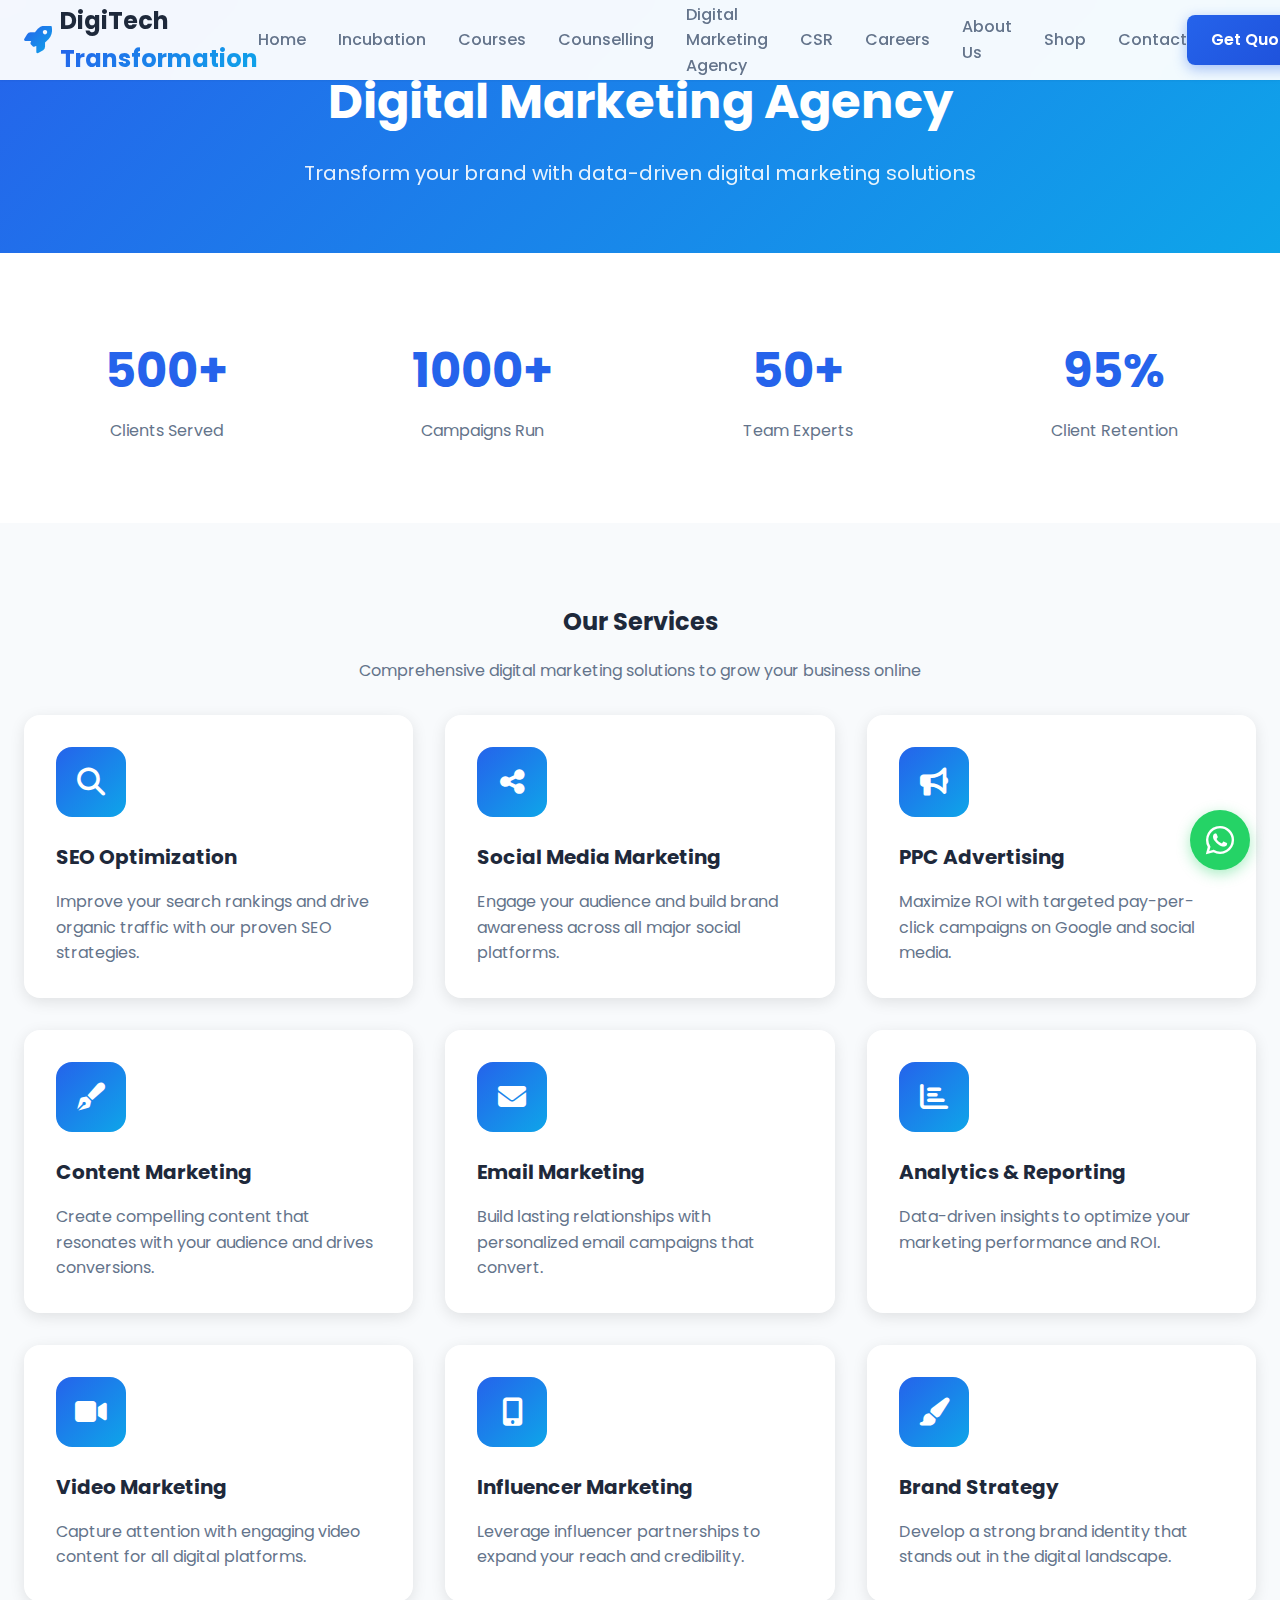
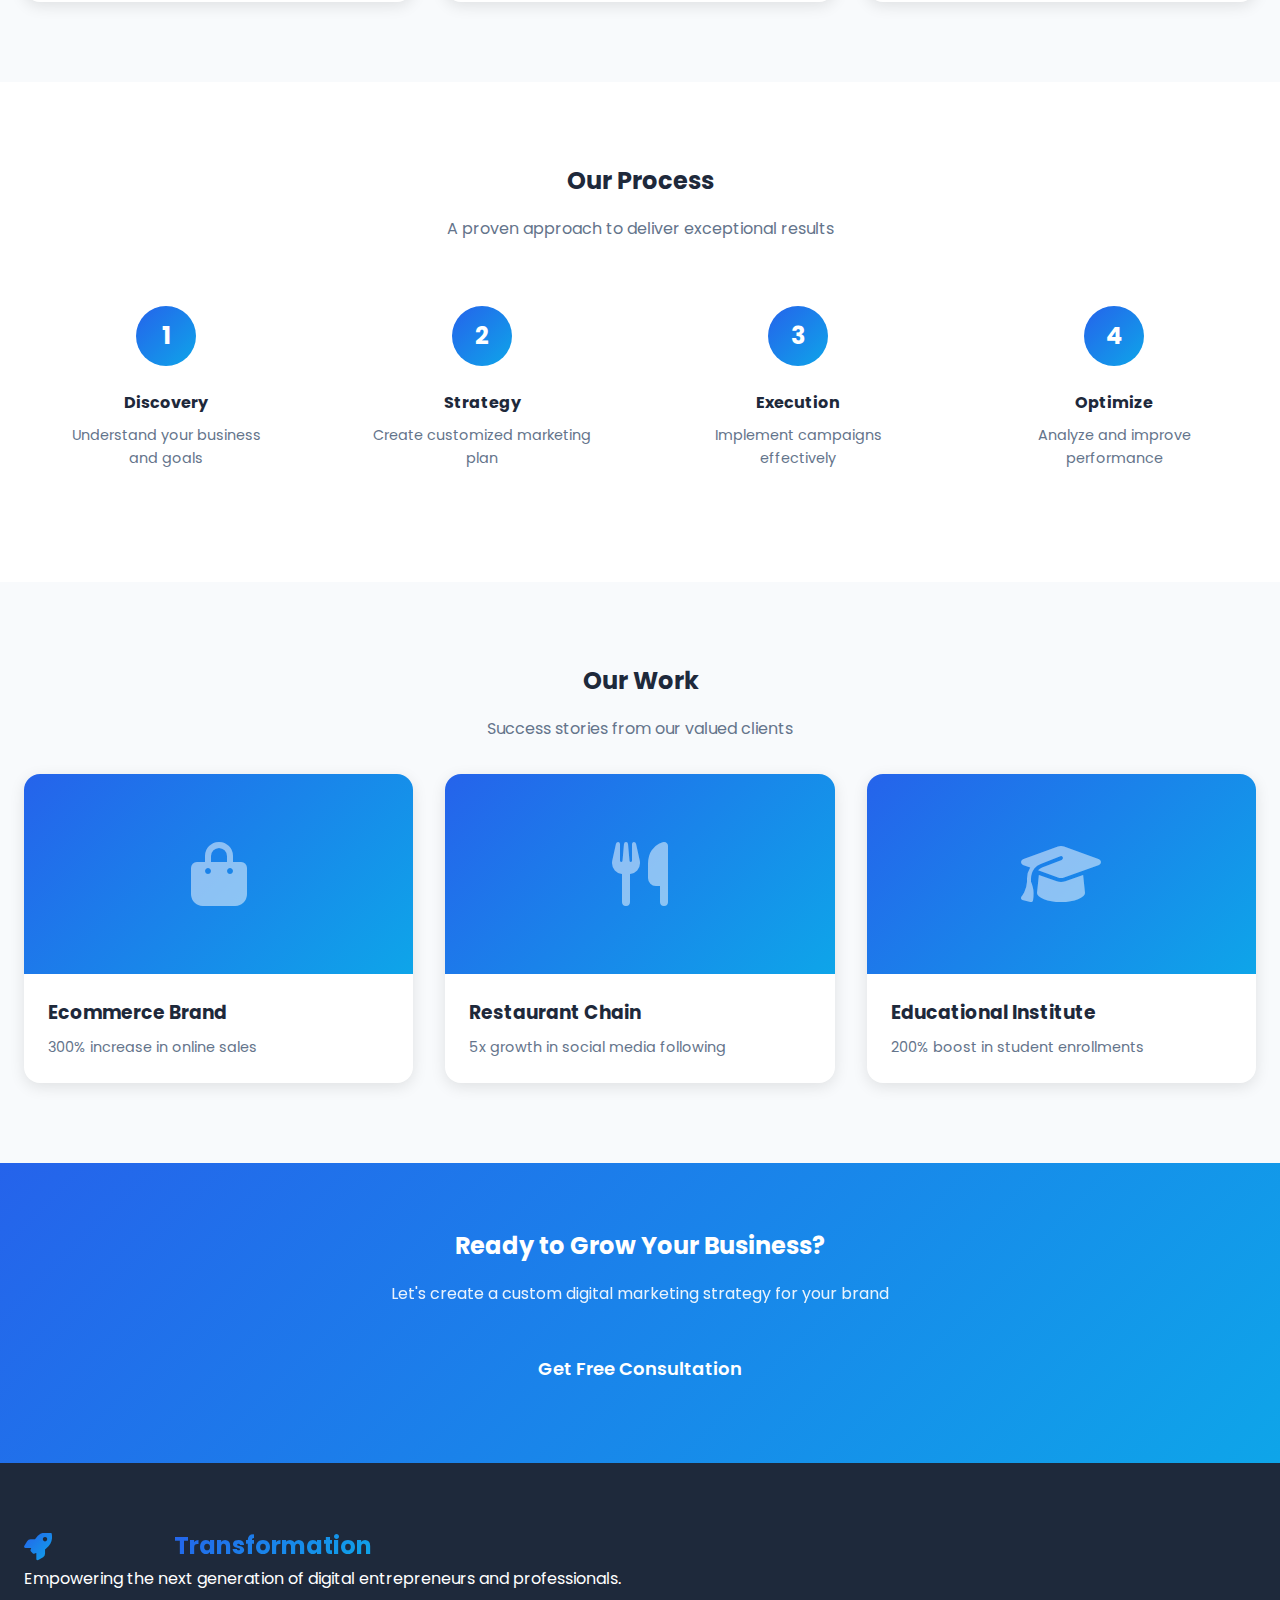
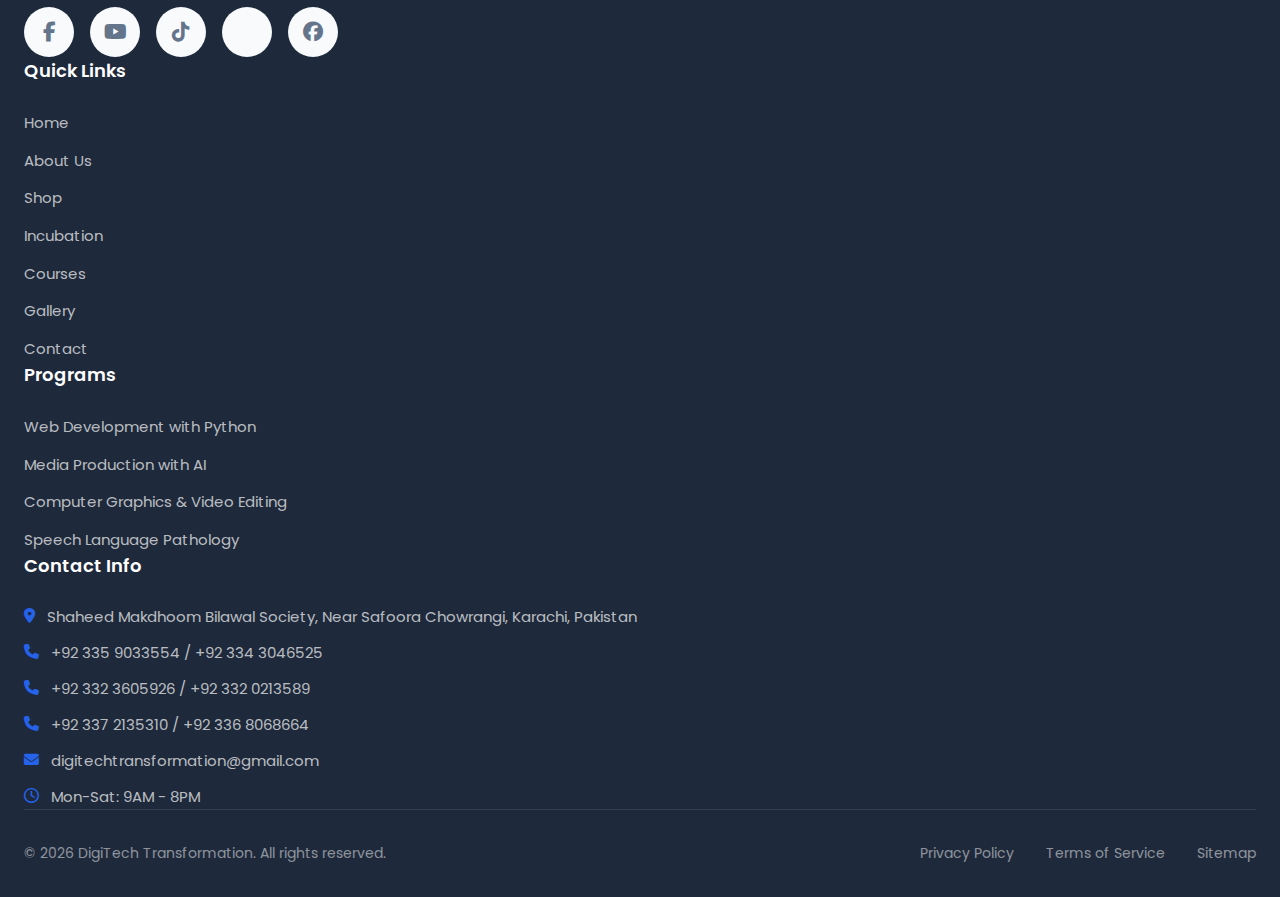
<file: digital-marketing-agency.html>
<!DOCTYPE html>
<html lang="en">
<head>
    <meta charset="UTF-8">
    <meta name="viewport" content="width=device-width, initial-scale=1.0">
    <title>Digital Marketing Agency - DigiTech Transformation</title>
    <!-- Font Awesome Icons -->
    <link rel="stylesheet" href="https://cdnjs.cloudflare.com/ajax/libs/font-awesome/6.4.0/css/all.min.css">
    <!-- Google Fonts -->
    <link href="https://fonts.googleapis.com/css2?family=Poppins:wght@300;400;500;600;700;800&display=swap" rel="stylesheet">
    <!-- Custom CSS -->
    <link rel="stylesheet" href="style.css">
    <style>
        .agency-hero {
            padding: 4rem 0;
            background: linear-gradient(135deg, #2563eb 0%, #0ea5e9 100%);
            text-align: center;
            color: white;
        }

        .agency-hero h1 {
            font-size: 3rem;
            margin-bottom: 1rem;
        }

        .agency-hero p {
            font-size: 1.25rem;
            opacity: 0.9;
        }

        .services-section {
            padding: 5rem 0;
            background: #f8fafc;
        }

        .services-grid {
            display: grid;
            grid-template-columns: repeat(auto-fit, minmax(300px, 1fr));
            gap: 2rem;
            margin-top: 2rem;
        }

        .service-card {
            background: white;
            border-radius: 1rem;
            padding: 2rem;
            box-shadow: 0 4px 15px rgba(0, 0, 0, 0.1);
            transition: transform 0.3s ease, box-shadow 0.3s ease;
        }

        .service-card:hover {
            transform: translateY(-5px);
            box-shadow: 0 8px 25px rgba(0, 0, 0, 0.15);
        }

        .service-card-icon {
            width: 70px;
            height: 70px;
            background: linear-gradient(135deg, #2563eb 0%, #0ea5e9 100%);
            border-radius: 1rem;
            display: flex;
            align-items: center;
            justify-content: center;
            margin-bottom: 1.5rem;
        }

        .service-card-icon i {
            font-size: 1.75rem;
            color: white;
        }

        .service-card h3 {
            font-size: 1.25rem;
            color: #1e293b;
            margin-bottom: 1rem;
        }

        .service-card p {
            color: #64748b;
            line-height: 1.6;
        }

        .process-section {
            padding: 5rem 0;
            background: white;
        }

        .process-steps {
            display: grid;
            grid-template-columns: repeat(auto-fit, minmax(200px, 1fr));
            gap: 2rem;
            margin-top: 2rem;
        }

        .process-step {
            text-align: center;
            padding: 2rem;
        }

        .process-step-number {
            width: 60px;
            height: 60px;
            background: linear-gradient(135deg, #2563eb 0%, #0ea5e9 100%);
            border-radius: 50%;
            display: flex;
            align-items: center;
            justify-content: center;
            margin: 0 auto 1.5rem;
            font-size: 1.5rem;
            font-weight: 700;
            color: white;
        }

        .process-step h4 {
            color: #1e293b;
            margin-bottom: 0.5rem;
        }

        .process-step p {
            color: #64748b;
            font-size: 0.9rem;
        }

        .portfolio-section {
            padding: 5rem 0;
            background: #f8fafc;
        }

        .portfolio-grid {
            display: grid;
            grid-template-columns: repeat(auto-fit, minmax(300px, 1fr));
            gap: 2rem;
            margin-top: 2rem;
        }

        .portfolio-item {
            background: white;
            border-radius: 1rem;
            overflow: hidden;
            box-shadow: 0 4px 15px rgba(0, 0, 0, 0.1);
        }

        .portfolio-item-image {
            height: 200px;
            background: linear-gradient(135deg, #2563eb 0%, #0ea5e9 100%);
            display: flex;
            align-items: center;
            justify-content: center;
        }

        .portfolio-item-image i {
            font-size: 4rem;
            color: white;
            opacity: 0.5;
        }

        .portfolio-item-content {
            padding: 1.5rem;
        }

        .portfolio-item-content h3 {
            color: #1e293b;
            margin-bottom: 0.5rem;
        }

        .portfolio-item-content p {
            color: #64748b;
            font-size: 0.9rem;
        }

        .cta-section {
            padding: 4rem 0;
            background: linear-gradient(135deg, #2563eb 0%, #0ea5e9 100%);
            text-align: center;
            color: white;
        }

        .stats-section {
            padding: 5rem 0;
            background: white;
        }

        .stats-grid {
            display: grid;
            grid-template-columns: repeat(auto-fit, minmax(200px, 1fr));
            gap: 2rem;
            text-align: center;
        }

        .stat-item h3 {
            font-size: 3rem;
            color: #2563eb;
            margin-bottom: 0.5rem;
        }

        .stat-item p {
            color: #64748b;
        }

        @media (max-width: 768px) {
            .agency-hero h1 {
                font-size: 2rem;
            }
        }
    </style>
</head>
<body>
    <!-- Navigation -->
    <nav class="navbar">
        <div class="container nav-container">
            <a href="#" class="logo">
                <i class="fas fa-rocket"></i>
                <span>DigiTech <span class="highlight">Transformation</span></span>
            </a>

            <ul class="nav-menu">
                <li><a href="index.html">Home</a></li>
                <li><a href="incubation.html">Incubation</a></li>
                <li><a href="courses.html">Courses</a></li>
                <li><a href="counselling.html">Counselling</a></li>
                <li><a href="digital-marketing-agency.html" class="active">Digital Marketing Agency</a></li>
                <li><a href="csr.html">CSR</a></li>
                <li><a href="careers.html">Careers</a></li>
                <li><a href="about.html">About Us</a></li>
                <li><a href="shop.html">Shop</a></li>
                <li><a href="contact.html">Contact</a></li>
            </ul>

            <div class="nav-cta">
                <a href="contact.html" class="btn btn-primary">Get Quote</a>
            </div>

            <button class="mobile-toggle" aria-label="Toggle navigation">
                <span class="hamburger"></span>
            </button>
        </div>
    </nav>

    <!-- Agency Hero -->
    <section class="agency-hero">
        <div class="container">
            <h1>Digital Marketing Agency</h1>
            <p>Transform your brand with data-driven digital marketing solutions</p>
        </div>
    </section>

    <!-- Stats Section -->
    <section class="stats-section">
        <div class="container">
            <div class="stats-grid">
                <div class="stat-item">
                    <h3>500+</h3>
                    <p>Clients Served</p>
                </div>
                <div class="stat-item">
                    <h3>1000+</h3>
                    <p>Campaigns Run</p>
                </div>
                <div class="stat-item">
                    <h3>50+</h3>
                    <p>Team Experts</p>
                </div>
                <div class="stat-item">
                    <h3>95%</h3>
                    <p>Client Retention</p>
                </div>
            </div>
        </div>
    </section>

    <!-- Services Section -->
    <section class="services-section">
        <div class="container">
            <h2 style="text-align: center; color: #1e293b; margin-bottom: 1rem;">Our Services</h2>
            <p style="text-align: center; color: #64748b; max-width: 600px; margin: 0 auto 2rem;">Comprehensive digital marketing solutions to grow your business online</p>
            <div class="services-grid">
                <div class="service-card">
                    <div class="service-card-icon">
                        <i class="fas fa-search"></i>
                    </div>
                    <h3>SEO Optimization</h3>
                    <p>Improve your search rankings and drive organic traffic with our proven SEO strategies.</p>
                </div>

                <div class="service-card">
                    <div class="service-card-icon">
                        <i class="fas fa-share-alt"></i>
                    </div>
                    <h3>Social Media Marketing</h3>
                    <p>Engage your audience and build brand awareness across all major social platforms.</p>
                </div>

                <div class="service-card">
                    <div class="service-card-icon">
                        <i class="fas fa-bullhorn"></i>
                    </div>
                    <h3>PPC Advertising</h3>
                    <p>Maximize ROI with targeted pay-per-click campaigns on Google and social media.</p>
                </div>

                <div class="service-card">
                    <div class="service-card-icon">
                        <i class="fas fa-pen-fancy"></i>
                    </div>
                    <h3>Content Marketing</h3>
                    <p>Create compelling content that resonates with your audience and drives conversions.</p>
                </div>

                <div class="service-card">
                    <div class="service-card-icon">
                        <i class="fas fa-envelope"></i>
                    </div>
                    <h3>Email Marketing</h3>
                    <p>Build lasting relationships with personalized email campaigns that convert.</p>
                </div>

                <div class="service-card">
                    <div class="service-card-icon">
                        <i class="fas fa-chart-bar"></i>
                    </div>
                    <h3>Analytics & Reporting</h3>
                    <p>Data-driven insights to optimize your marketing performance and ROI.</p>
                </div>

                <div class="service-card">
                    <div class="service-card-icon">
                        <i class="fas fa-video"></i>
                    </div>
                    <h3>Video Marketing</h3>
                    <p>Capture attention with engaging video content for all digital platforms.</p>
                </div>

                <div class="service-card">
                    <div class="service-card-icon">
                        <i class="fas fa-mobile-alt"></i>
                    </div>
                    <h3>Influencer Marketing</h3>
                    <p>Leverage influencer partnerships to expand your reach and credibility.</p>
                </div>

                <div class="service-card">
                    <div class="service-card-icon">
                        <i class="fas fa-paint-brush"></i>
                    </div>
                    <h3>Brand Strategy</h3>
                    <p>Develop a strong brand identity that stands out in the digital landscape.</p>
                </div>
            </div>
        </div>
    </section>

    <!-- Process Section -->
    <section class="process-section">
        <div class="container">
            <h2 style="text-align: center; color: #1e293b; margin-bottom: 1rem;">Our Process</h2>
            <p style="text-align: center; color: #64748b; max-width: 600px; margin: 0 auto 2rem;">A proven approach to deliver exceptional results</p>
            <div class="process-steps">
                <div class="process-step">
                    <div class="process-step-number">1</div>
                    <h4>Discovery</h4>
                    <p>Understand your business and goals</p>
                </div>
                <div class="process-step">
                    <div class="process-step-number">2</div>
                    <h4>Strategy</h4>
                    <p>Create customized marketing plan</p>
                </div>
                <div class="process-step">
                    <div class="process-step-number">3</div>
                    <h4>Execution</h4>
                    <p>Implement campaigns effectively</p>
                </div>
                <div class="process-step">
                    <div class="process-step-number">4</div>
                    <h4>Optimize</h4>
                    <p>Analyze and improve performance</p>
                </div>
            </div>
        </div>
    </section>

    <!-- Portfolio Section -->
    <section class="portfolio-section">
        <div class="container">
            <h2 style="text-align: center; color: #1e293b; margin-bottom: 1rem;">Our Work</h2>
            <p style="text-align: center; color: #64748b; max-width: 600px; margin: 0 auto 2rem;">Success stories from our valued clients</p>
            <div class="portfolio-grid">
                <div class="portfolio-item">
                    <div class="portfolio-item-image">
                        <i class="fas fa-shopping-bag"></i>
                    </div>
                    <div class="portfolio-item-content">
                        <h3>Ecommerce Brand</h3>
                        <p>300% increase in online sales</p>
                    </div>
                </div>
                <div class="portfolio-item">
                    <div class="portfolio-item-image">
                        <i class="fas fa-utensils"></i>
                    </div>
                    <div class="portfolio-item-content">
                        <h3>Restaurant Chain</h3>
                        <p>5x growth in social media following</p>
                    </div>
                </div>
                <div class="portfolio-item">
                    <div class="portfolio-item-image">
                        <i class="fas fa-graduation-cap"></i>
                    </div>
                    <div class="portfolio-item-content">
                        <h3>Educational Institute</h3>
                        <p>200% boost in student enrollments</p>
                    </div>
                </div>
            </div>
        </div>
    </section>

    <!-- CTA Section -->
    <section class="cta-section">
        <div class="container">
            <h2 style="margin-bottom: 1rem;">Ready to Grow Your Business?</h2>
            <p style="margin-bottom: 2rem; opacity: 0.9;">Let's create a custom digital marketing strategy for your brand</p>
            <a href="contact.html" class="btn btn-light btn-lg">Get Free Consultation</a>
        </div>
    </section>

    <!-- Footer -->
    <footer class="footer">
        <div class="container">
            <div class="footer-content">
                <div class="footer-brand">
                    <a href="#" class="logo">
                        <i class="fas fa-rocket"></i>
                        <span>DigiTech <span class="highlight">Transformation</span></span>
                    </a>
                    <p>Empowering the next generation of digital entrepreneurs and professionals.</p>
                    <div class="social-links">
                        <a href="https://www.facebook.com/profile.php?id=100064065330176" target="_blank" rel="noopener" class="social-link"><i class="fab fa-facebook-f"></i></a>
                        <a href="https://www.youtube.com/@JunaidUlHaqueSheikh-g3z" target="_blank" rel="noopener" class="social-link"><i class="fab fa-youtube"></i></a>
                        <a href="https://www.tiktok.com/@junaid.ul.haque.s65" target="_blank" rel="noopener" class="social-link"><i class="fab fa-tiktok"></i></a>
                        <a href="https://www.fiverr.com/users/junaidsheikh000/portfolio" target="_blank" rel="noopener" class="social-link"><i class="fab fa-fiverr"></i></a>
                        <a href="https://www.facebook.com/groups/958910999994384" target="_blank" rel="noopener" class="social-link"><i class="fab fa-facebook"></i></a>
                    </div>
                </div>

                <div class="footer-links">
                    <h4>Quick Links</h4>
                    <ul>
                        <li><a href="index.html">Home</a></li>
                        <li><a href="about.html">About Us</a></li>
                        <li><a href="shop.html">Shop</a></li>
                        <li><a href="incubation.html">Incubation</a></li>
                        <li><a href="courses.html">Courses</a></li>
                        <li><a href="gallery.html">Gallery</a></li>
                        <li><a href="contact.html">Contact</a></li>
                    </ul>
                </div>

                <div class="footer-links">
                    <h4>Programs</h4>
                    <ul>
                        <li><a href="programs.html">Web Development with Python</a></li>
                        <li><a href="programs.html">Media Production with AI</a></li>
                        <li><a href="programs.html">Computer Graphics & Video Editing</a></li>
                        <li><a href="programs.html">Speech Language Pathology</a></li>
                    </ul>
                </div>

                <div class="footer-contact">
                    <h4>Contact Info</h4>
                    <ul>
                        <li><i class="fas fa-map-marker-alt"></i> Shaheed Makdhoom Bilawal Society, Near Safoora Chowrangi, Karachi, Pakistan</li>
                        <li><i class="fas fa-phone"></i> +92 335 9033554 / +92 334 3046525</li>
                        <li><i class="fas fa-phone"></i> +92 332 3605926 / +92 332 0213589</li>
                        <li><i class="fas fa-phone"></i> +92 337 2135310 / +92 336 8068664</li>
                        <li><i class="fas fa-envelope"></i> digitechtransformation@gmail.com</li>
                        <li><i class="far fa-clock"></i> Mon-Sat: 9AM - 8PM</li>
                    </ul>
                </div>
            </div>

            <div class="footer-bottom">
                <p>&copy; 2026 DigiTech Transformation. All rights reserved.</p>
                <div class="footer-bottom-links">
                    <a href="#">Privacy Policy</a>
                    <a href="#">Terms of Service</a>
                    <a href="#">Sitemap</a>
                </div>
            </div>
        </div>
    </footer>

    <!-- WhatsApp Float Button -->
    <a href="https://wa.me/923359033554" class="whatsapp-float" target="_blank" title="Chat on WhatsApp">
        <i class="fab fa-whatsapp"></i>
    </a>

    <!-- Scroll to Top Button -->
    <button class="scroll-top" aria-label="Scroll to top">
        <i class="fas fa-arrow-up"></i>
    </button>

    <script src="script.js"></script>
</body>
</html>
</file>
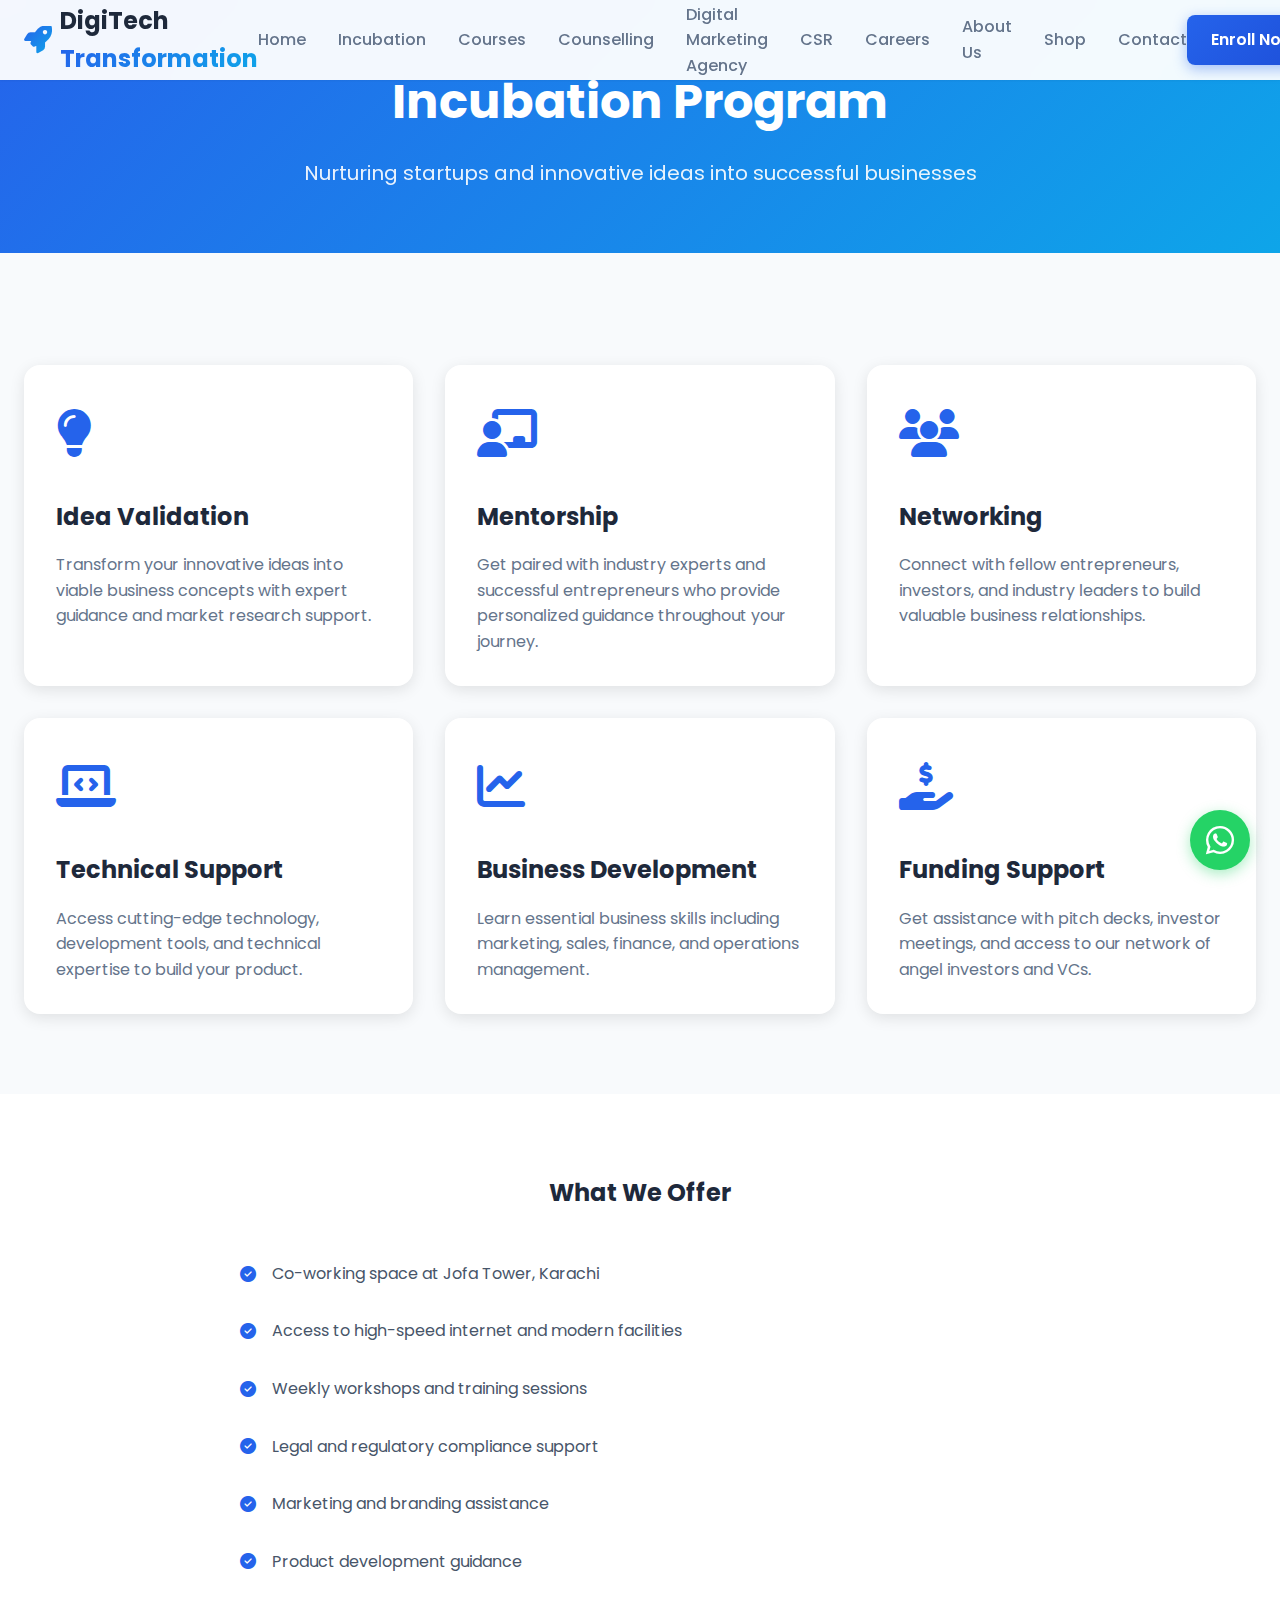
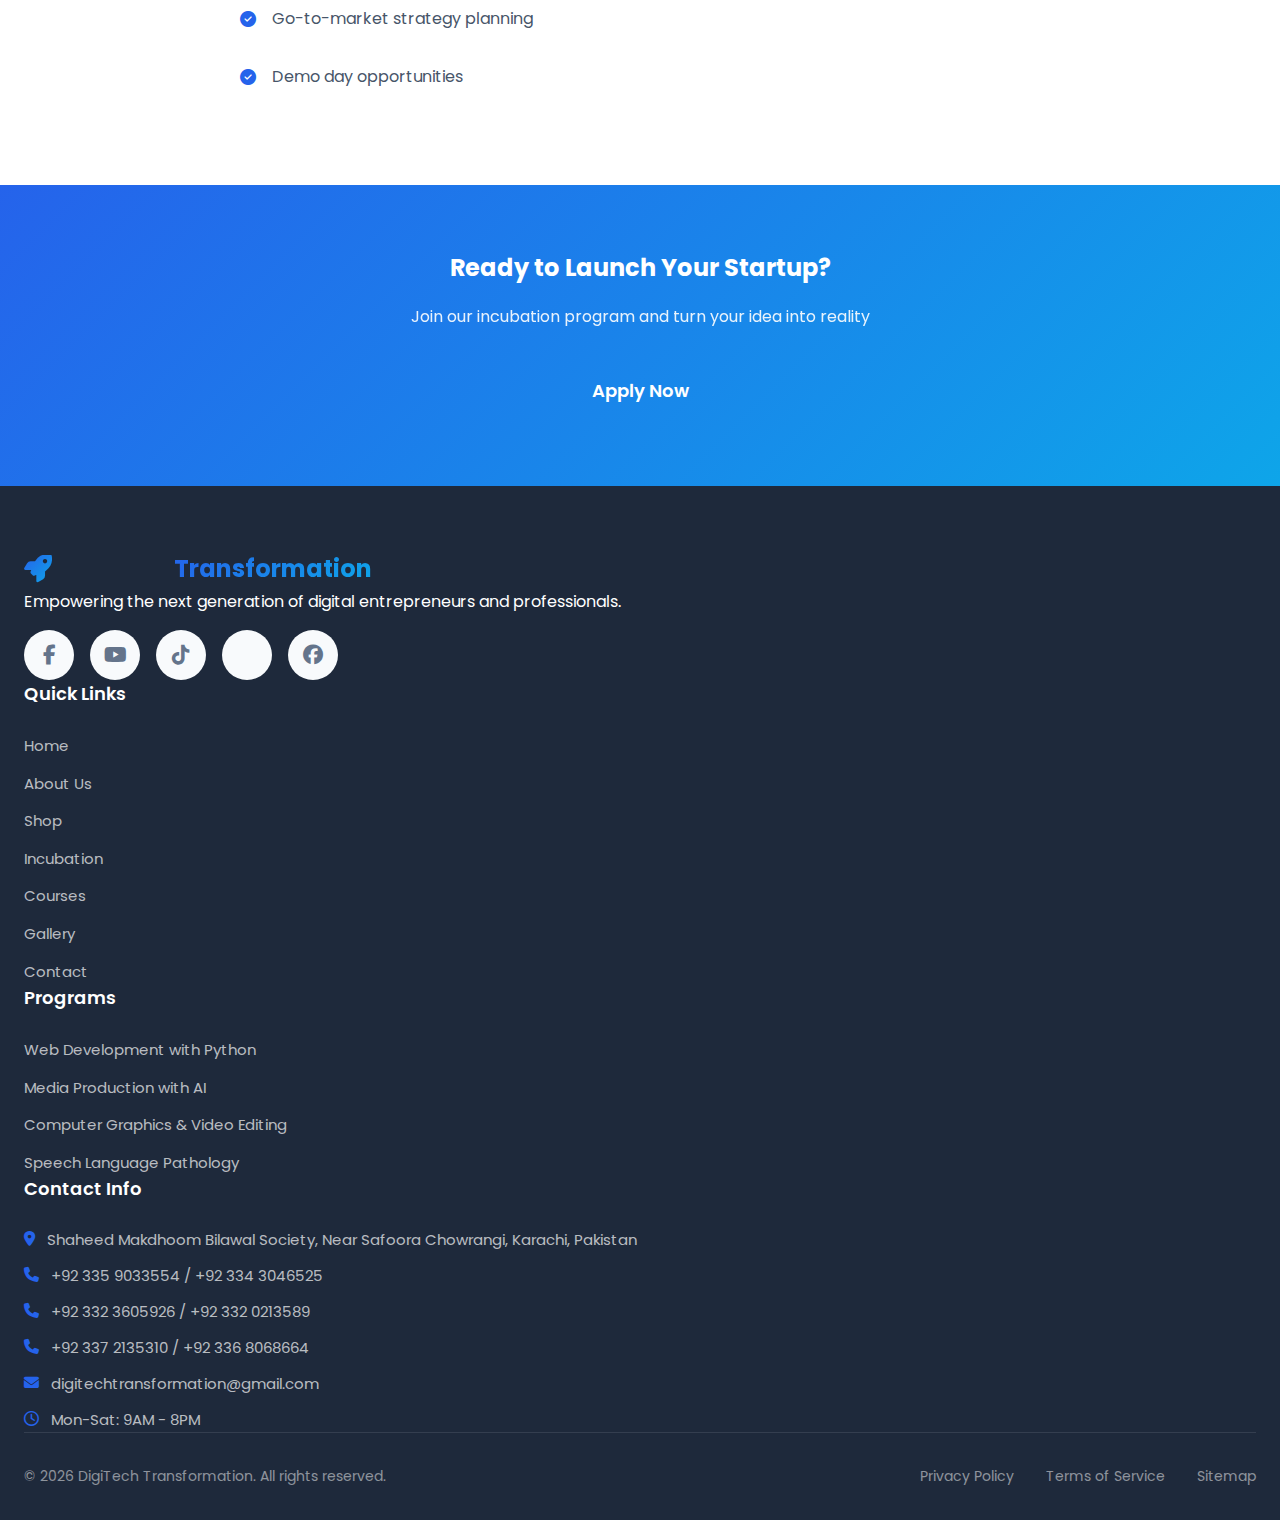
<file: incubation.html>
<!DOCTYPE html>
<html lang="en">
<head>
    <meta charset="UTF-8">
    <meta name="viewport" content="width=device-width, initial-scale=1.0">
    <title>Incubation - DigiTech Transformation</title>
    <!-- Font Awesome Icons -->
    <link rel="stylesheet" href="https://cdnjs.cloudflare.com/ajax/libs/font-awesome/6.4.0/css/all.min.css">
    <!-- Google Fonts -->
    <link href="https://fonts.googleapis.com/css2?family=Poppins:wght@300;400;500;600;700;800&display=swap" rel="stylesheet">
    <!-- Custom CSS -->
    <link rel="stylesheet" href="style.css">
    <style>
        .incubation-hero {
            padding: 4rem 0;
            background: linear-gradient(135deg, #2563eb 0%, #0ea5e9 100%);
            text-align: center;
            color: white;
        }

        .incubation-hero h1 {
            font-size: 3rem;
            margin-bottom: 1rem;
        }

        .incubation-hero p {
            font-size: 1.25rem;
            opacity: 0.9;
        }

        .incubation-section {
            padding: 5rem 0;
            background: #f8fafc;
        }

        .incubation-grid {
            display: grid;
            grid-template-columns: repeat(auto-fit, minmax(300px, 1fr));
            gap: 2rem;
            margin-top: 2rem;
        }

        .incubation-card {
            background: white;
            border-radius: 1rem;
            padding: 2rem;
            box-shadow: 0 4px 15px rgba(0, 0, 0, 0.1);
            transition: transform 0.3s ease, box-shadow 0.3s ease;
        }

        .incubation-card:hover {
            transform: translateY(-5px);
            box-shadow: 0 8px 25px rgba(0, 0, 0, 0.15);
        }

        .incubation-card-icon {
            font-size: 3rem;
            color: #2563eb;
            margin-bottom: 1.5rem;
        }

        .incubation-card h3 {
            font-size: 1.5rem;
            color: #1e293b;
            margin-bottom: 1rem;
        }

        .incubation-card p {
            color: #64748b;
            line-height: 1.6;
        }

        .incubation-features {
            padding: 5rem 0;
            background: white;
        }

        .feature-list {
            list-style: none;
            padding: 0;
        }

        .feature-list li {
            padding: 1rem 0;
            display: flex;
            align-items: center;
            gap: 1rem;
            color: #475569;
        }

        .feature-list li i {
            color: #2563eb;
        }

        .cta-section {
            padding: 4rem 0;
            background: linear-gradient(135deg, #2563eb 0%, #0ea5e9 100%);
            text-align: center;
            color: white;
        }

        @media (max-width: 768px) {
            .incubation-hero h1 {
                font-size: 2rem;
            }
        }
    </style>
</head>
<body>
    <!-- Navigation -->
    <nav class="navbar">
        <div class="container nav-container">
            <a href="#" class="logo">
                <i class="fas fa-rocket"></i>
                <span>DigiTech <span class="highlight">Transformation</span></span>
            </a>

            <ul class="nav-menu">
                <li><a href="index.html">Home</a></li>
                <li><a href="incubation.html" class="active">Incubation</a></li>
                <li><a href="courses.html">Courses</a></li>
                <li><a href="counselling.html">Counselling</a></li>
                <li><a href="digital-marketing-agency.html">Digital Marketing Agency</a></li>
                <li><a href="csr.html">CSR</a></li>
                <li><a href="careers.html">Careers</a></li>
                <li><a href="about.html">About Us</a></li>
                <li><a href="shop.html">Shop</a></li>
                <li><a href="contact.html">Contact</a></li>
            </ul>

            <div class="nav-cta">
                <a href="contact.html" class="btn btn-primary">Enroll Now</a>
            </div>

            <button class="mobile-toggle" aria-label="Toggle navigation">
                <span class="hamburger"></span>
            </button>
        </div>
    </nav>

    <!-- Incubation Hero -->
    <section class="incubation-hero">
        <div class="container">
            <h1>Incubation Program</h1>
            <p>Nurturing startups and innovative ideas into successful businesses</p>
        </div>
    </section>

    <!-- Incubation Section -->
    <section class="incubation-section">
        <div class="container">
            <div class="incubation-grid">
                <div class="incubation-card">
                    <div class="incubation-card-icon">
                        <i class="fas fa-lightbulb"></i>
                    </div>
                    <h3>Idea Validation</h3>
                    <p>Transform your innovative ideas into viable business concepts with expert guidance and market research support.</p>
                </div>

                <div class="incubation-card">
                    <div class="incubation-card-icon">
                        <i class="fas fa-chalkboard-teacher"></i>
                    </div>
                    <h3>Mentorship</h3>
                    <p>Get paired with industry experts and successful entrepreneurs who provide personalized guidance throughout your journey.</p>
                </div>

                <div class="incubation-card">
                    <div class="incubation-card-icon">
                        <i class="fas fa-users"></i>
                    </div>
                    <h3>Networking</h3>
                    <p>Connect with fellow entrepreneurs, investors, and industry leaders to build valuable business relationships.</p>
                </div>

                <div class="incubation-card">
                    <div class="incubation-card-icon">
                        <i class="fas fa-laptop-code"></i>
                    </div>
                    <h3>Technical Support</h3>
                    <p>Access cutting-edge technology, development tools, and technical expertise to build your product.</p>
                </div>

                <div class="incubation-card">
                    <div class="incubation-card-icon">
                        <i class="fas fa-chart-line"></i>
                    </div>
                    <h3>Business Development</h3>
                    <p>Learn essential business skills including marketing, sales, finance, and operations management.</p>
                </div>

                <div class="incubation-card">
                    <div class="incubation-card-icon">
                        <i class="fas fa-hand-holding-usd"></i>
                    </div>
                    <h3>Funding Support</h3>
                    <p>Get assistance with pitch decks, investor meetings, and access to our network of angel investors and VCs.</p>
                </div>
            </div>
        </div>
    </section>

    <!-- Features Section -->
    <section class="incubation-features">
        <div class="container">
            <h2 style="text-align: center; margin-bottom: 2rem; color: #1e293b;">What We Offer</h2>
            <div style="max-width: 800px; margin: 0 auto;">
                <ul class="feature-list">
                    <li><i class="fas fa-check-circle"></i> Co-working space at Jofa Tower, Karachi</li>
                    <li><i class="fas fa-check-circle"></i> Access to high-speed internet and modern facilities</li>
                    <li><i class="fas fa-check-circle"></i> Weekly workshops and training sessions</li>
                    <li><i class="fas fa-check-circle"></i> Legal and regulatory compliance support</li>
                    <li><i class="fas fa-check-circle"></i> Marketing and branding assistance</li>
                    <li><i class="fas fa-check-circle"></i> Product development guidance</li>
                    <li><i class="fas fa-check-circle"></i> Go-to-market strategy planning</li>
                    <li><i class="fas fa-check-circle"></i> Demo day opportunities</li>
                </ul>
            </div>
        </div>
    </section>

    <!-- CTA Section -->
    <section class="cta-section">
        <div class="container">
            <h2 style="margin-bottom: 1rem;">Ready to Launch Your Startup?</h2>
            <p style="margin-bottom: 2rem; opacity: 0.9;">Join our incubation program and turn your idea into reality</p>
            <a href="contact.html" class="btn btn-light btn-lg">Apply Now</a>
        </div>
    </section>

    <!-- Footer -->
    <footer class="footer">
        <div class="container">
            <div class="footer-content">
                <div class="footer-brand">
                    <a href="#" class="logo">
                        <i class="fas fa-rocket"></i>
                        <span>DigiTech <span class="highlight">Transformation</span></span>
                    </a>
                    <p>Empowering the next generation of digital entrepreneurs and professionals.</p>
                    <div class="social-links">
                        <a href="https://www.facebook.com/profile.php?id=100064065330176" target="_blank" rel="noopener" class="social-link"><i class="fab fa-facebook-f"></i></a>
                        <a href="https://www.youtube.com/@JunaidUlHaqueSheikh-g3z" target="_blank" rel="noopener" class="social-link"><i class="fab fa-youtube"></i></a>
                        <a href="https://www.tiktok.com/@junaid.ul.haque.s65" target="_blank" rel="noopener" class="social-link"><i class="fab fa-tiktok"></i></a>
                        <a href="https://www.fiverr.com/users/junaidsheikh000/portfolio" target="_blank" rel="noopener" class="social-link"><i class="fab fa-fiverr"></i></a>
                        <a href="https://www.facebook.com/groups/958910999994384" target="_blank" rel="noopener" class="social-link"><i class="fab fa-facebook"></i></a>
                    </div>
                </div>

                <div class="footer-links">
                    <h4>Quick Links</h4>
                    <ul>
                        <li><a href="index.html">Home</a></li>
                        <li><a href="about.html">About Us</a></li>
                        <li><a href="shop.html">Shop</a></li>
                        <li><a href="incubation.html">Incubation</a></li>
                        <li><a href="courses.html">Courses</a></li>
                        <li><a href="gallery.html">Gallery</a></li>
                        <li><a href="contact.html">Contact</a></li>
                    </ul>
                </div>

                <div class="footer-links">
                    <h4>Programs</h4>
                    <ul>
                        <li><a href="programs.html">Web Development with Python</a></li>
                        <li><a href="programs.html">Media Production with AI</a></li>
                        <li><a href="programs.html">Computer Graphics & Video Editing</a></li>
                        <li><a href="programs.html">Speech Language Pathology</a></li>
                    </ul>
                </div>

                <div class="footer-contact">
                    <h4>Contact Info</h4>
                    <ul>
                        <li><i class="fas fa-map-marker-alt"></i> Shaheed Makdhoom Bilawal Society, Near Safoora Chowrangi, Karachi, Pakistan</li>
                        <li><i class="fas fa-phone"></i> +92 335 9033554 / +92 334 3046525</li>
                        <li><i class="fas fa-phone"></i> +92 332 3605926 / +92 332 0213589</li>
                        <li><i class="fas fa-phone"></i> +92 337 2135310 / +92 336 8068664</li>
                        <li><i class="fas fa-envelope"></i> digitechtransformation@gmail.com</li>
                        <li><i class="far fa-clock"></i> Mon-Sat: 9AM - 8PM</li>
                    </ul>
                </div>
            </div>

            <div class="footer-bottom">
                <p>&copy; 2026 DigiTech Transformation. All rights reserved.</p>
                <div class="footer-bottom-links">
                    <a href="#">Privacy Policy</a>
                    <a href="#">Terms of Service</a>
                    <a href="#">Sitemap</a>
                </div>
            </div>
        </div>
    </footer>

    <!-- WhatsApp Float Button -->
    <a href="https://wa.me/923359033554" class="whatsapp-float" target="_blank" title="Chat on WhatsApp">
        <i class="fab fa-whatsapp"></i>
    </a>

    <!-- Scroll to Top Button -->
    <button class="scroll-top" aria-label="Scroll to top">
        <i class="fas fa-arrow-up"></i>
    </button>

    <script src="script.js"></script>
</body>
</html>
</file>
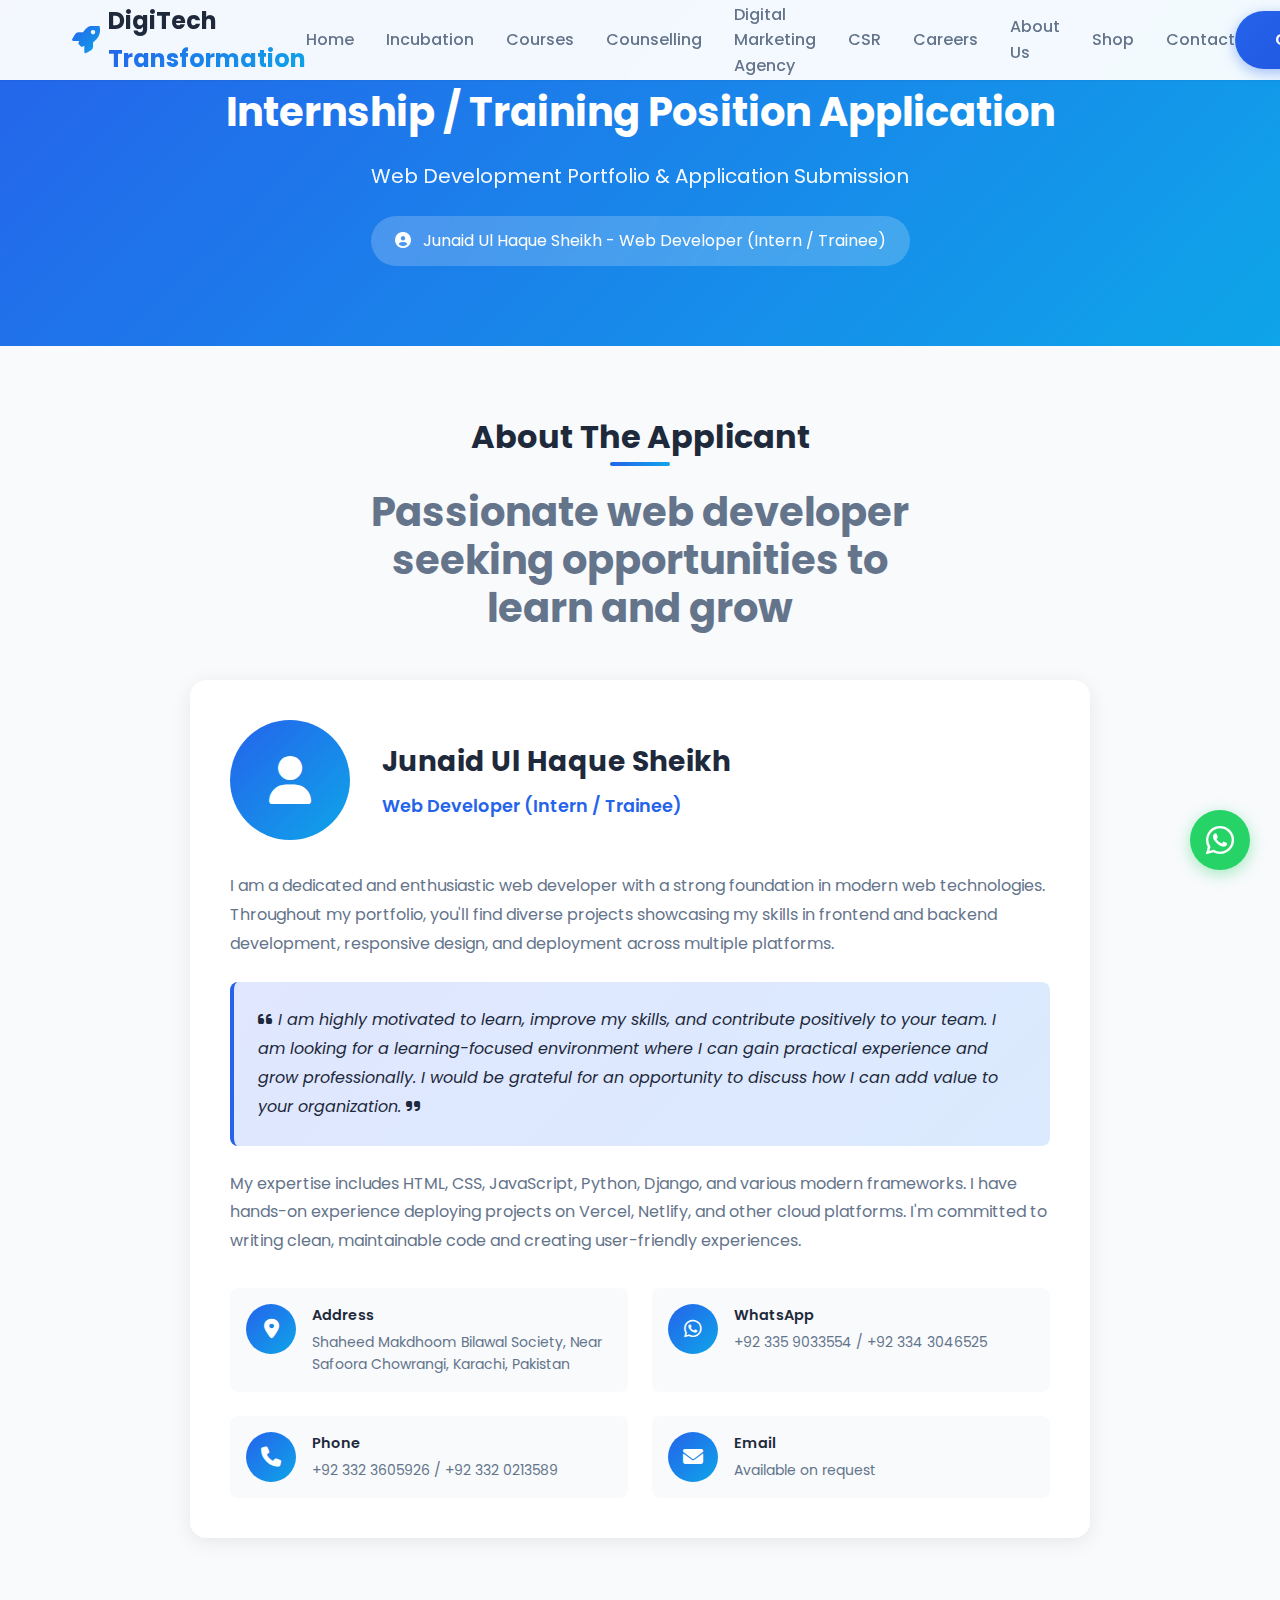
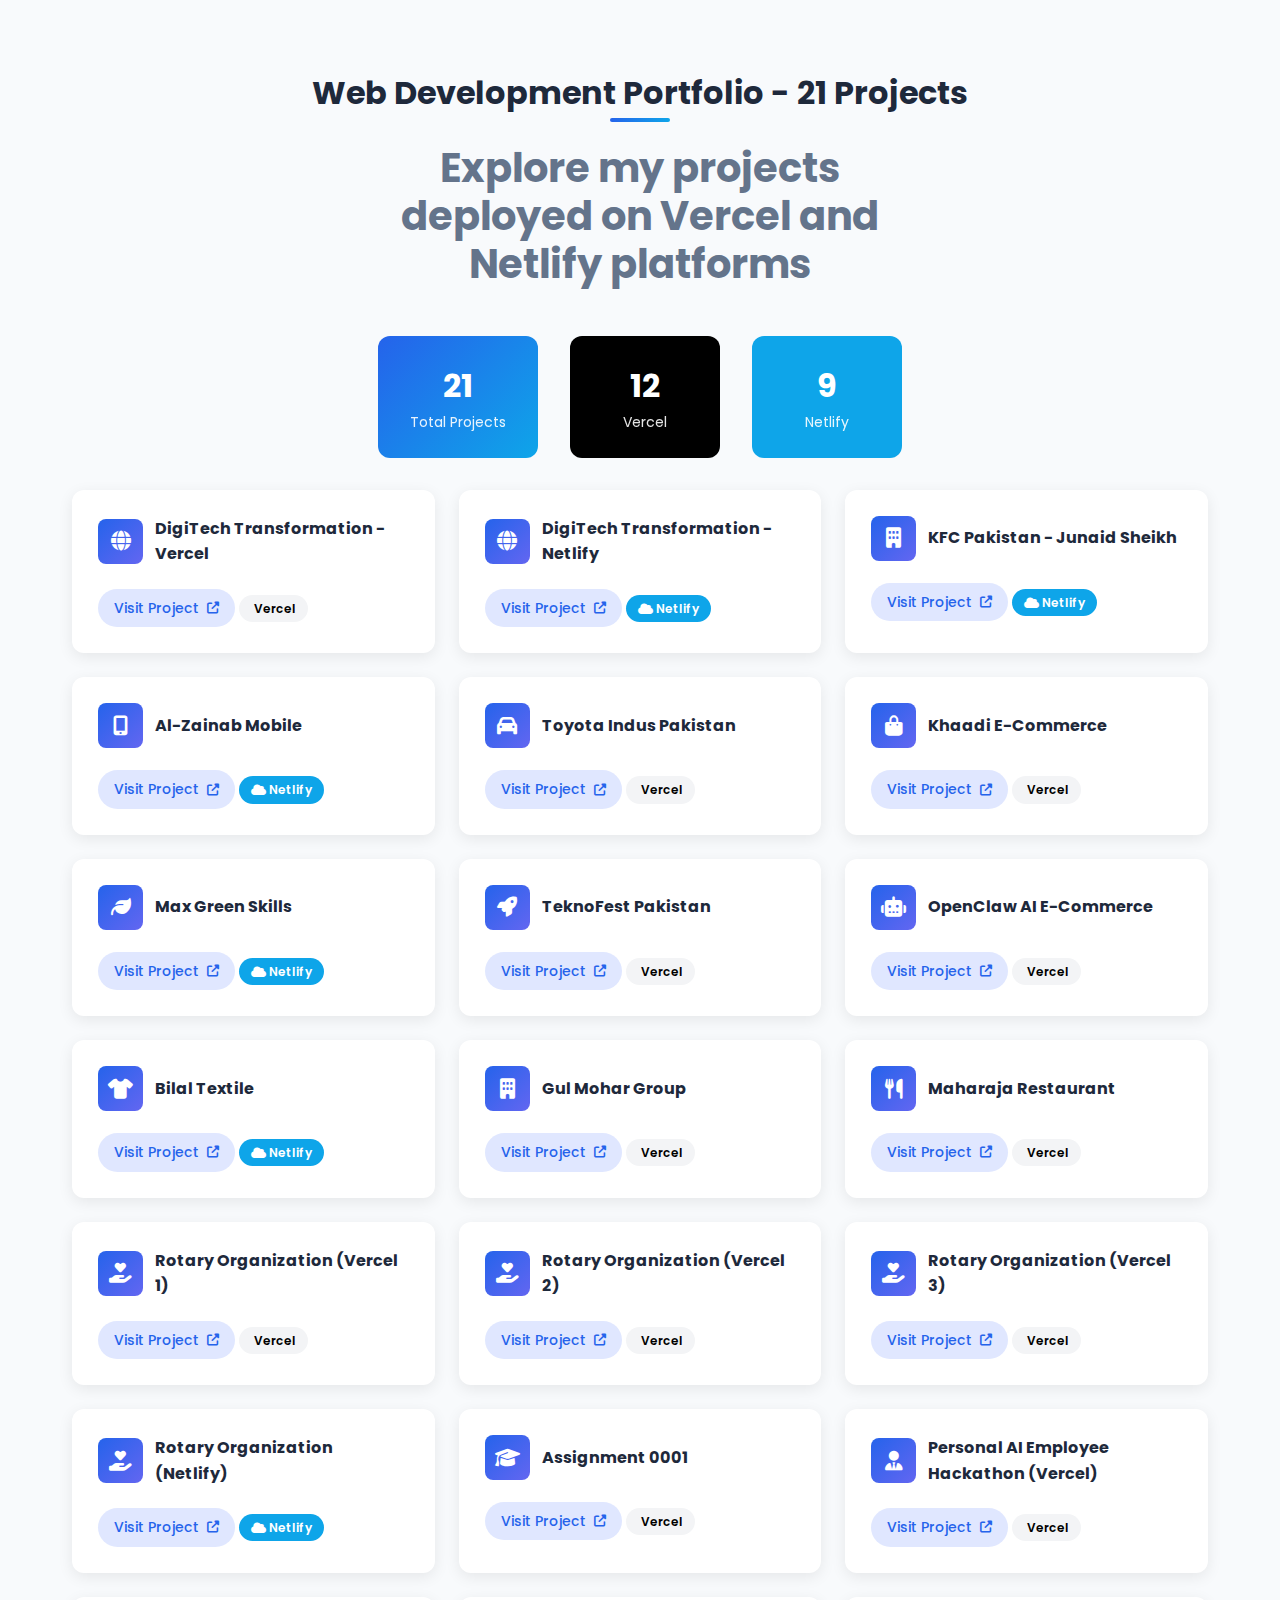
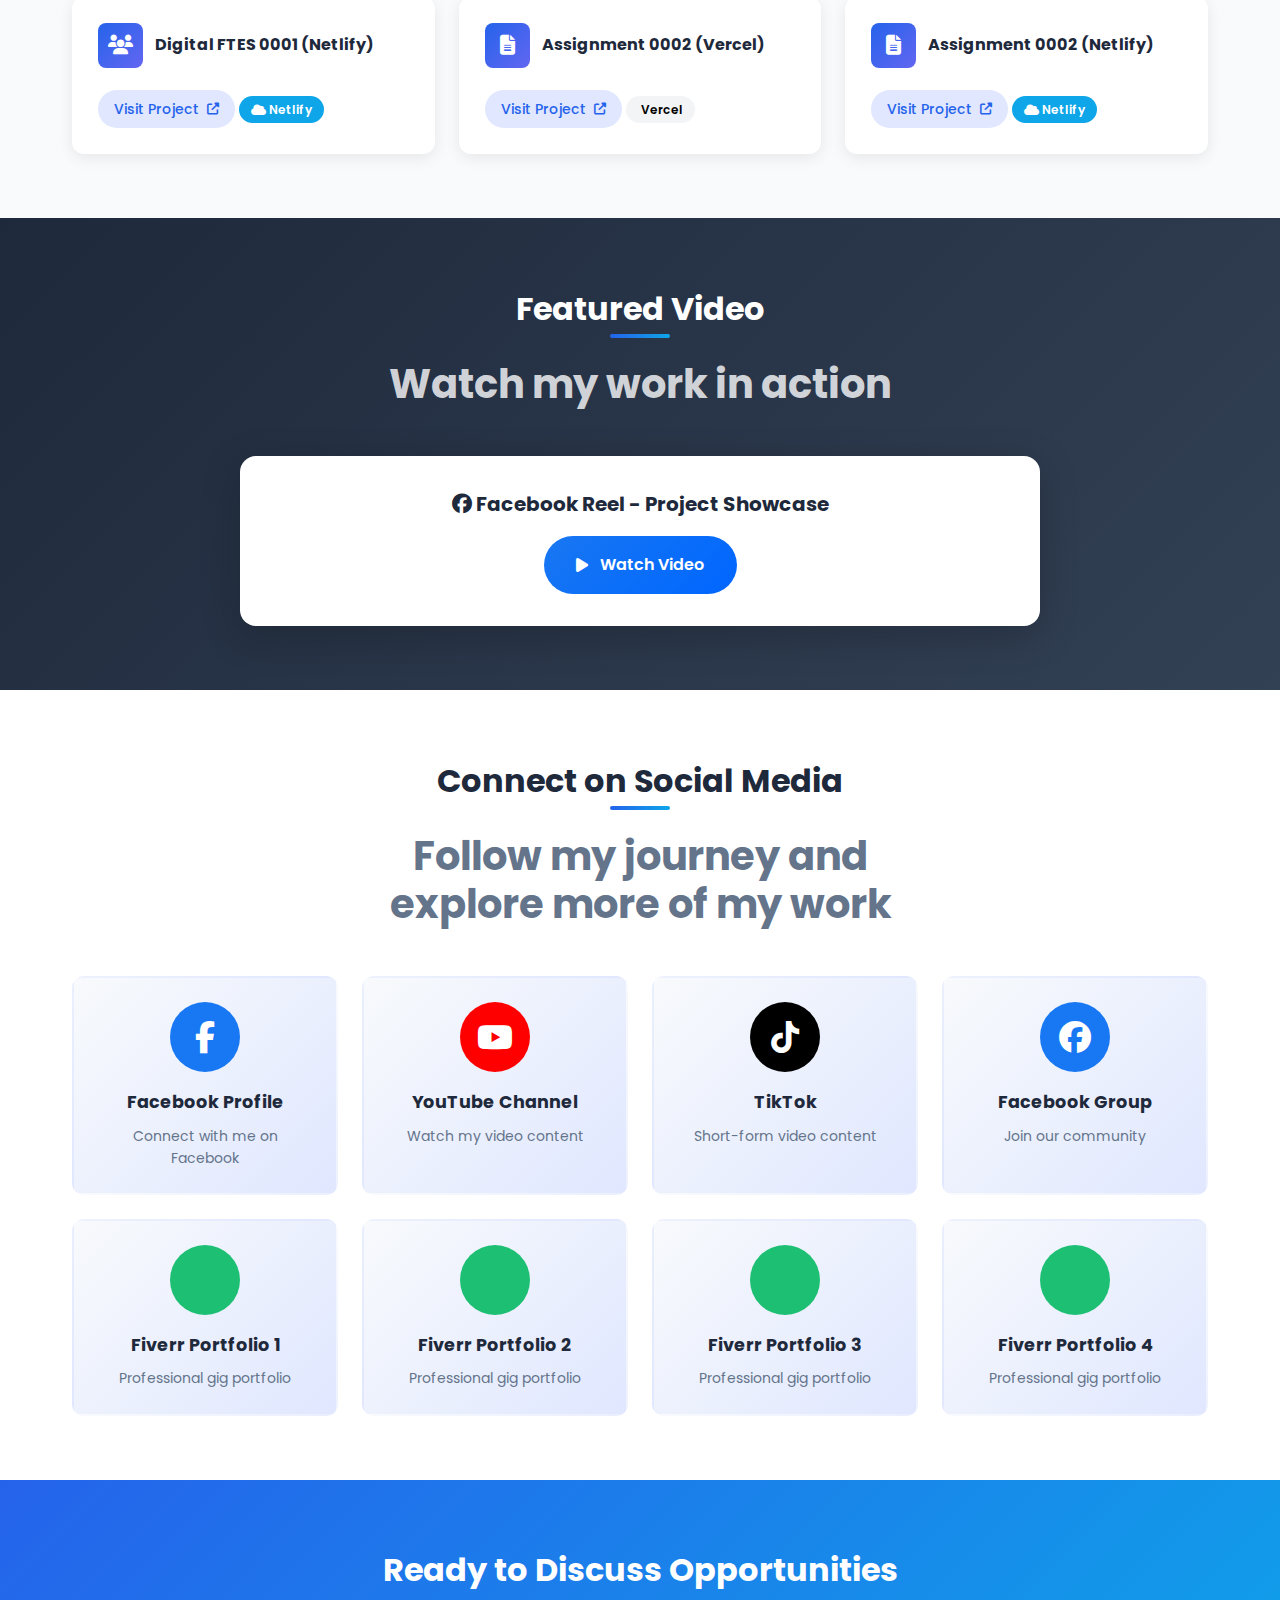
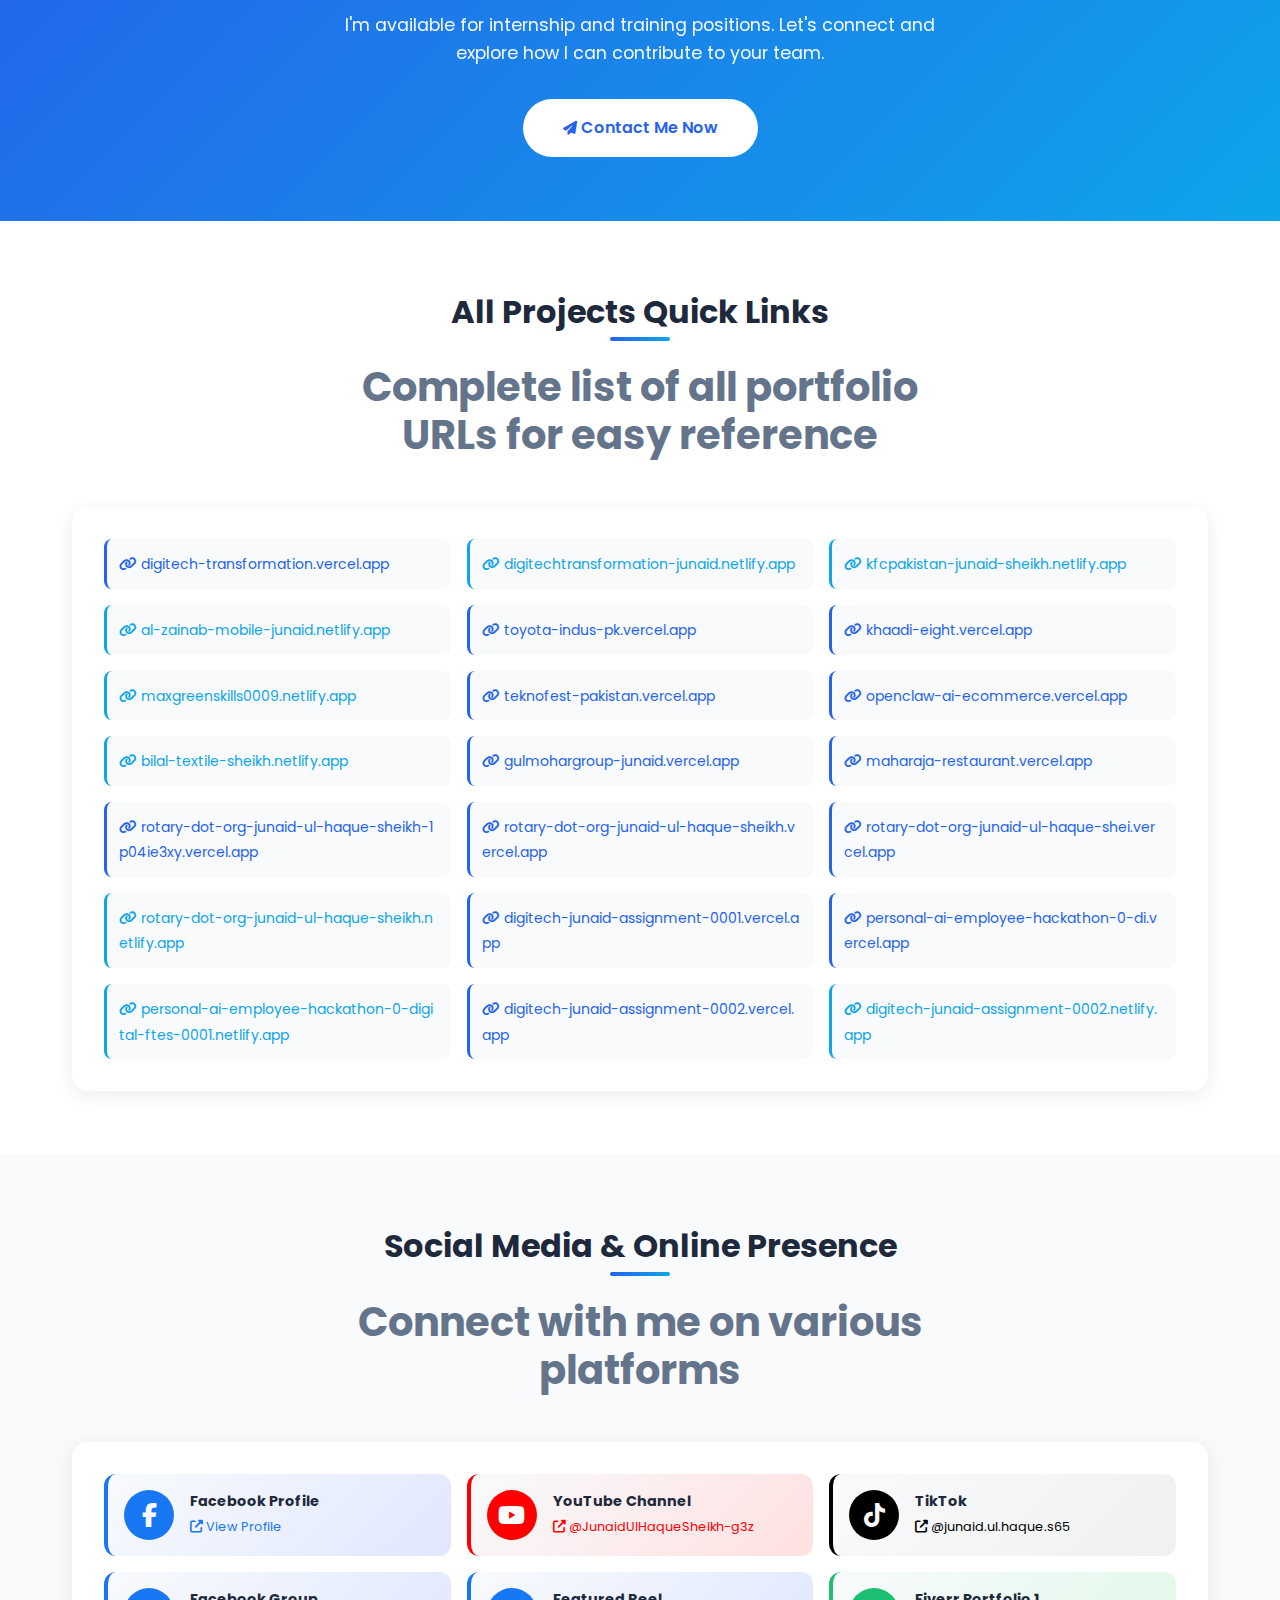
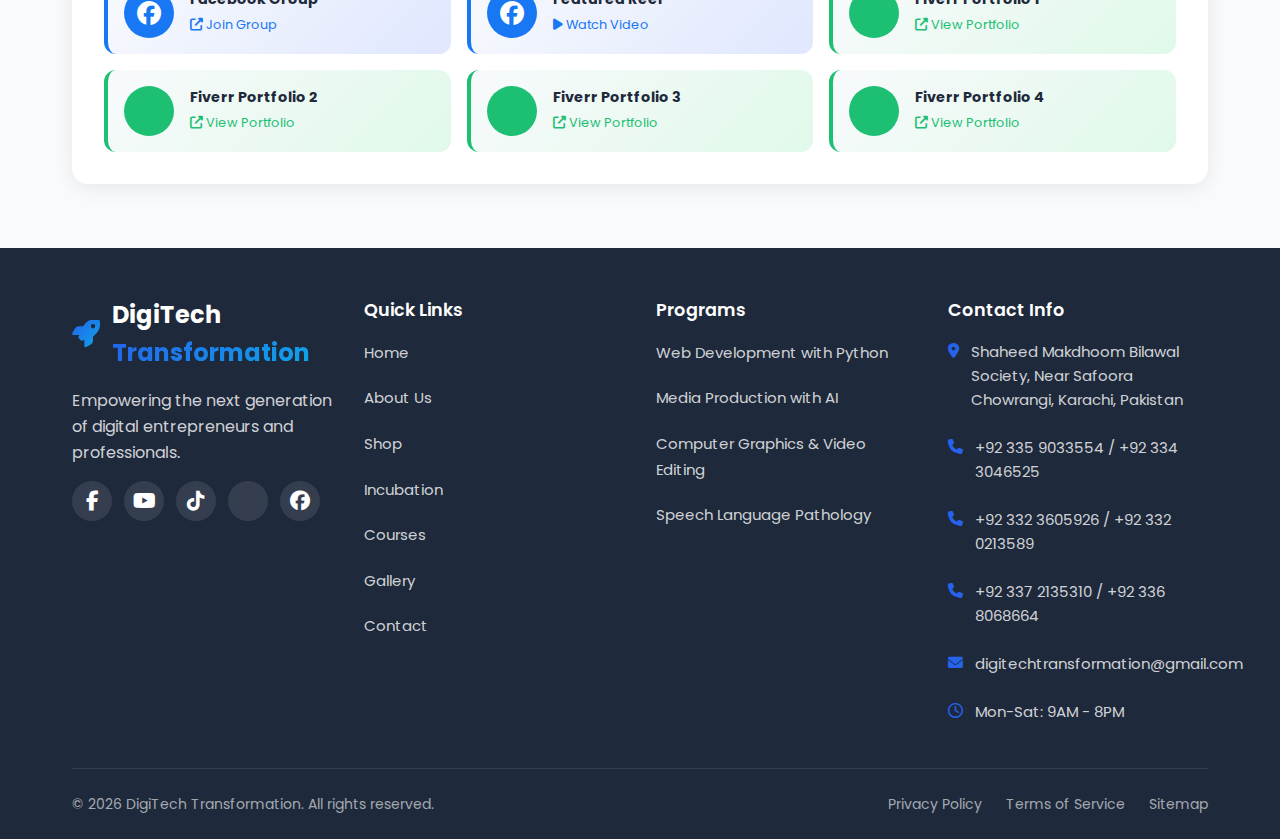
<file: internship-application.html>
<!DOCTYPE html>
<html lang="en">
<head>
    <meta charset="UTF-8">
    <meta name="viewport" content="width=device-width, initial-scale=1.0">
    <title>Internship Application - Junaid Ul Haque Sheikh | Web Development</title>
    <!-- Font Awesome Icons -->
    <link rel="stylesheet" href="https://cdnjs.cloudflare.com/ajax/libs/font-awesome/6.4.0/css/all.min.css">
    <!-- Google Fonts -->
    <link href="https://fonts.googleapis.com/css2?family=Poppins:wght@300;400;500;600;700;800&display=swap" rel="stylesheet">
    <!-- Custom CSS -->
    <link rel="stylesheet" href="style.css">
    <style>
        :root {
            --primary: #2563eb;
            --primary-dark: #1d4ed8;
            --secondary: #0ea5e9;
            --accent: #6366f1;
            --dark: #1e293b;
            --light: #f8fafc;
            --gray: #64748b;
            --white: #ffffff;
        }

        * {
            margin: 0;
            padding: 0;
            box-sizing: border-box;
        }

        body {
            font-family: 'Poppins', sans-serif;
            line-height: 1.6;
            color: var(--dark);
            background: var(--light);
        }

        .container {
            max-width: 1200px;
            margin: 0 auto;
            padding: 0 2rem;
        }

        /* Hero Section */
        .application-hero {
            padding: 5rem 0;
            background: linear-gradient(135deg, var(--primary) 0%, var(--secondary) 100%);
            text-align: center;
            color: var(--white);
        }

        .application-hero h1 {
            font-size: 2.5rem;
            margin-bottom: 1rem;
            font-weight: 700;
        }

        .application-hero p {
            font-size: 1.25rem;
            opacity: 0.95;
            max-width: 700px;
            margin: 0 auto;
        }

        .profile-badge {
            display: inline-block;
            background: rgba(255, 255, 255, 0.2);
            padding: 0.75rem 1.5rem;
            border-radius: 2rem;
            margin-top: 1.5rem;
            backdrop-filter: blur(10px);
        }

        .profile-badge i {
            margin-right: 0.5rem;
        }

        /* Section Styles */
        .section {
            padding: 4rem 0;
        }

        .section-alt {
            background: var(--white);
        }

        .section-title {
            text-align: center;
            margin-bottom: 3rem;
        }

        .section-title h2 {
            font-size: 2rem;
            color: var(--dark);
            margin-bottom: 0.5rem;
            position: relative;
            display: inline-block;
        }

        .section-title h2::after {
            content: '';
            position: absolute;
            bottom: -10px;
            left: 50%;
            transform: translateX(-50%);
            width: 60px;
            height: 4px;
            background: linear-gradient(90deg, var(--primary), var(--secondary));
            border-radius: 2px;
        }

        .section-title p {
            color: var(--gray);
            margin-top: 1.5rem;
            max-width: 600px;
            margin-left: auto;
            margin-right: auto;
        }

        /* About Applicant Section */
        .about-applicant {
            background: var(--light);
        }

        .applicant-card {
            background: var(--white);
            border-radius: 1rem;
            padding: 2.5rem;
            box-shadow: 0 4px 20px rgba(0, 0, 0, 0.08);
            max-width: 900px;
            margin: 0 auto;
        }

        .applicant-header {
            display: flex;
            align-items: center;
            gap: 2rem;
            margin-bottom: 2rem;
            flex-wrap: wrap;
        }

        .applicant-avatar {
            width: 120px;
            height: 120px;
            background: linear-gradient(135deg, var(--primary), var(--secondary));
            border-radius: 50%;
            display: flex;
            align-items: center;
            justify-content: center;
            flex-shrink: 0;
        }

        .applicant-avatar i {
            font-size: 3rem;
            color: var(--white);
        }

        .applicant-info h3 {
            font-size: 1.75rem;
            color: var(--dark);
            margin-bottom: 0.5rem;
        }

        .applicant-info .designation {
            color: var(--primary);
            font-weight: 600;
            font-size: 1.1rem;
        }

        .applicant-content p {
            color: var(--gray);
            line-height: 1.8;
            margin-bottom: 1rem;
        }

        .motivation-box {
            background: linear-gradient(135deg, #e0e7ff 0%, #dbeafe 100%);
            border-left: 4px solid var(--primary);
            padding: 1.5rem;
            border-radius: 0.5rem;
            margin: 1.5rem 0;
        }

        .motivation-box p {
            color: var(--dark);
            font-style: italic;
            margin: 0;
        }

        /* Contact Info Grid */
        .contact-grid {
            display: grid;
            grid-template-columns: repeat(auto-fit, minmax(280px, 1fr));
            gap: 1.5rem;
            margin-top: 2rem;
        }

        .contact-item {
            display: flex;
            align-items: flex-start;
            gap: 1rem;
            padding: 1rem;
            background: var(--light);
            border-radius: 0.5rem;
            transition: transform 0.3s ease, box-shadow 0.3s ease;
        }

        .contact-item:hover {
            transform: translateY(-3px);
            box-shadow: 0 4px 15px rgba(0, 0, 0, 0.1);
        }

        .contact-icon {
            width: 50px;
            height: 50px;
            background: linear-gradient(135deg, var(--primary), var(--secondary));
            border-radius: 50%;
            display: flex;
            align-items: center;
            justify-content: center;
            flex-shrink: 0;
        }

        .contact-icon i {
            font-size: 1.25rem;
            color: var(--white);
        }

        .contact-details h4 {
            font-size: 0.9rem;
            color: var(--dark);
            margin-bottom: 0.25rem;
        }

        .contact-details p {
            font-size: 0.875rem;
            color: var(--gray);
            word-break: break-word;
        }

        /* Portfolio Section */
        .portfolio-section {
            background: var(--light);
        }

        .portfolio-grid {
            display: grid;
            grid-template-columns: repeat(auto-fill, minmax(350px, 1fr));
            gap: 1.5rem;
        }

        .portfolio-card {
            background: var(--white);
            border-radius: 0.75rem;
            padding: 1.5rem;
            box-shadow: 0 4px 15px rgba(0, 0, 0, 0.08);
            transition: transform 0.3s ease, box-shadow 0.3s ease;
            border: 2px solid transparent;
        }

        .portfolio-card:hover {
            transform: translateY(-5px);
            box-shadow: 0 8px 25px rgba(0, 0, 0, 0.12);
            border-color: var(--primary);
        }

        .portfolio-card-header {
            display: flex;
            align-items: center;
            gap: 0.75rem;
            margin-bottom: 1rem;
        }

        .portfolio-icon {
            width: 45px;
            height: 45px;
            background: linear-gradient(135deg, var(--primary), var(--accent));
            border-radius: 0.5rem;
            display: flex;
            align-items: center;
            justify-content: center;
        }

        .portfolio-icon i {
            font-size: 1.25rem;
            color: var(--white);
        }

        .portfolio-card h4 {
            font-size: 1rem;
            color: var(--dark);
            flex: 1;
        }

        .portfolio-link {
            display: inline-flex;
            align-items: center;
            gap: 0.5rem;
            color: var(--primary);
            text-decoration: none;
            font-weight: 500;
            font-size: 0.875rem;
            padding: 0.5rem 1rem;
            background: #e0e7ff;
            border-radius: 2rem;
            transition: all 0.3s ease;
            word-break: break-all;
        }

        .portfolio-link:hover {
            background: var(--primary);
            color: var(--white);
        }

        .portfolio-link i {
            font-size: 0.75rem;
        }

        /* Platform Tags */
        .platform-tag {
            display: inline-block;
            padding: 0.25rem 0.75rem;
            border-radius: 2rem;
            font-size: 0.75rem;
            font-weight: 600;
            margin-top: 0.75rem;
        }

        .platform-vercel {
            background: #f3f4f6;
            color: #000;
        }

        .platform-netlify {
            background: #0ea5e9;
            color: #fff;
        }

        /* Social Media Section */
        .social-section {
            background: var(--white);
        }

        .social-grid {
            display: grid;
            grid-template-columns: repeat(auto-fit, minmax(250px, 1fr));
            gap: 1.5rem;
        }

        .social-card {
            background: linear-gradient(135deg, #f8fafc 0%, #e0e7ff 100%);
            border-radius: 0.75rem;
            padding: 1.5rem;
            text-align: center;
            transition: transform 0.3s ease, box-shadow 0.3s ease;
            text-decoration: none;
            border: 2px solid transparent;
        }

        .social-card:hover {
            transform: translateY(-5px);
            box-shadow: 0 8px 25px rgba(0, 0, 0, 0.12);
        }

        .social-card.facebook:hover {
            border-color: #1877f2;
        }

        .social-card.youtube:hover {
            border-color: #ff0000;
        }

        .social-card.tiktok:hover {
            border-color: #000;
        }

        .social-card.fiverr:hover {
            border-color: #1dbf73;
        }

        .social-icon {
            width: 70px;
            height: 70px;
            border-radius: 50%;
            display: flex;
            align-items: center;
            justify-content: center;
            margin: 0 auto 1rem;
            font-size: 2rem;
        }

        .social-card.facebook .social-icon {
            background: #1877f2;
            color: #fff;
        }

        .social-card.youtube .social-icon {
            background: #ff0000;
            color: #fff;
        }

        .social-card.tiktok .social-icon {
            background: #000;
            color: #fff;
        }

        .social-card.fiverr .social-icon {
            background: #1dbf73;
            color: #fff;
        }

        .social-card h4 {
            font-size: 1.1rem;
            color: var(--dark);
            margin-bottom: 0.5rem;
        }

        .social-card p {
            font-size: 0.875rem;
            color: var(--gray);
        }

        /* Video Section */
        .video-section {
            background: linear-gradient(135deg, var(--dark) 0%, #334155 100%);
            color: var(--white);
        }

        .video-section .section-title h2 {
            color: var(--white);
        }

        .video-section .section-title p {
            color: rgba(255, 255, 255, 0.8);
        }

        .video-container {
            max-width: 800px;
            margin: 0 auto;
            text-align: center;
        }

        .video-card {
            background: var(--white);
            border-radius: 1rem;
            padding: 2rem;
            box-shadow: 0 10px 40px rgba(0, 0, 0, 0.2);
        }

        .video-card h4 {
            color: var(--dark);
            margin-bottom: 1rem;
            font-size: 1.25rem;
        }

        .video-link {
            display: inline-flex;
            align-items: center;
            gap: 0.75rem;
            padding: 1rem 2rem;
            background: linear-gradient(135deg, #1877f2, #0066ff);
            color: var(--white);
            text-decoration: none;
            border-radius: 3rem;
            font-weight: 600;
            transition: all 0.3s ease;
        }

        .video-link:hover {
            transform: scale(1.05);
            box-shadow: 0 8px 25px rgba(24, 119, 242, 0.4);
        }

        /* CTA Section */
        .cta-application {
            background: linear-gradient(135deg, var(--primary) 0%, var(--secondary) 100%);
            text-align: center;
            color: var(--white);
        }

        .cta-application h2 {
            font-size: 2rem;
            margin-bottom: 1rem;
        }

        .cta-application p {
            font-size: 1.1rem;
            opacity: 0.95;
            margin-bottom: 2rem;
            max-width: 600px;
            margin-left: auto;
            margin-right: auto;
        }

        .btn {
            display: inline-block;
            padding: 1rem 2.5rem;
            border-radius: 3rem;
            text-decoration: none;
            font-weight: 600;
            transition: all 0.3s ease;
        }

        .btn-light {
            background: var(--white);
            color: var(--primary);
        }

        .btn-light:hover {
            transform: translateY(-3px);
            box-shadow: 0 8px 25px rgba(0, 0, 0, 0.2);
        }

        /* Footer */
        .footer {
            background: var(--dark);
            color: var(--white);
            padding: 3rem 0 1.5rem;
        }

        .footer-content {
            display: grid;
            grid-template-columns: repeat(auto-fit, minmax(250px, 1fr));
            gap: 2rem;
            margin-bottom: 2rem;
        }

        .footer-brand .logo {
            display: flex;
            align-items: center;
            gap: 0.75rem;
            color: var(--white);
            text-decoration: none;
            font-size: 1.5rem;
            font-weight: 700;
            margin-bottom: 1rem;
        }

        .footer-brand .logo .highlight {
            color: var(--secondary);
        }

        .footer-brand p {
            color: rgba(255, 255, 255, 0.8);
            margin-bottom: 1rem;
        }

        .social-links {
            display: flex;
            gap: 0.75rem;
            flex-wrap: wrap;
        }

        .social-link {
            width: 40px;
            height: 40px;
            background: rgba(255, 255, 255, 0.1);
            border-radius: 50%;
            display: flex;
            align-items: center;
            justify-content: center;
            color: var(--white);
            text-decoration: none;
            transition: all 0.3s ease;
        }

        .social-link:hover {
            background: var(--primary);
            transform: translateY(-3px);
        }

        .footer-links h4,
        .footer-contact h4 {
            font-size: 1.1rem;
            margin-bottom: 1rem;
            color: var(--white);
        }

        .footer-links ul,
        .footer-contact ul {
            list-style: none;
        }

        .footer-links li {
            margin-bottom: 0.5rem;
        }

        .footer-links a {
            color: rgba(255, 255, 255, 0.8);
            text-decoration: none;
            transition: color 0.3s ease;
        }

        .footer-links a:hover {
            color: var(--secondary);
        }

        .footer-contact li {
            display: flex;
            align-items: flex-start;
            gap: 0.75rem;
            margin-bottom: 0.75rem;
            color: rgba(255, 255, 255, 0.8);
        }

        .footer-contact i {
            color: var(--secondary);
            margin-top: 0.25rem;
        }

        .footer-bottom {
            border-top: 1px solid rgba(255, 255, 255, 0.1);
            padding-top: 1.5rem;
            display: flex;
            justify-content: space-between;
            align-items: center;
            flex-wrap: wrap;
            gap: 1rem;
        }

        .footer-bottom p {
            color: rgba(255, 255, 255, 0.6);
        }

        .footer-bottom-links {
            display: flex;
            gap: 1.5rem;
        }

        .footer-bottom-links a {
            color: rgba(255, 255, 255, 0.6);
            text-decoration: none;
        }

        .footer-bottom-links a:hover {
            color: var(--white);
        }

        /* WhatsApp Float */
        .whatsapp-float {
            position: fixed;
            bottom: 30px;
            right: 30px;
            width: 60px;
            height: 60px;
            background: #25d366;
            color: #fff;
            border-radius: 50%;
            display: flex;
            align-items: center;
            justify-content: center;
            font-size: 2rem;
            box-shadow: 0 4px 15px rgba(37, 211, 102, 0.4);
            transition: all 0.3s ease;
            z-index: 1000;
            text-decoration: none;
        }

        .whatsapp-float:hover {
            transform: scale(1.1);
            box-shadow: 0 8px 25px rgba(37, 211, 102, 0.5);
        }

        /* Scroll to Top */
        .scroll-top {
            position: fixed;
            bottom: 30px;
            right: 100px;
            width: 50px;
            height: 50px;
            background: var(--primary);
            color: var(--white);
            border: none;
            border-radius: 50%;
            cursor: pointer;
            font-size: 1.25rem;
            box-shadow: 0 4px 15px rgba(37, 99, 235, 0.3);
            transition: all 0.3s ease;
            z-index: 999;
            display: none;
        }

        .scroll-top.visible {
            display: flex;
            align-items: center;
            justify-content: center;
        }

        .scroll-top:hover {
            background: var(--primary-dark);
            transform: translateY(-5px);
        }

        /* Responsive */
        @media (max-width: 768px) {
            .application-hero h1 {
                font-size: 1.75rem;
            }

            .application-hero p {
                font-size: 1rem;
            }

            .container {
                padding: 0 1rem;
            }

            .portfolio-grid {
                grid-template-columns: 1fr;
            }

            .applicant-header {
                flex-direction: column;
                text-align: center;
            }

            .footer-bottom {
                flex-direction: column;
                text-align: center;
            }

            .scroll-top {
                right: 30px;
                bottom: 100px;
            }
        }
    </style>
</head>
<body>
    <!-- Navigation -->
    <nav class="navbar">
        <div class="container nav-container">
            <a href="index.html" class="logo">
                <i class="fas fa-rocket"></i>
                <span>DigiTech <span class="highlight">Transformation</span></span>
            </a>

            <ul class="nav-menu">
                <li><a href="index.html">Home</a></li>
                <li><a href="incubation.html">Incubation</a></li>
                <li><a href="courses.html">Courses</a></li>
                <li><a href="counselling.html">Counselling</a></li>
                <li><a href="digital-marketing-agency.html">Digital Marketing Agency</a></li>
                <li><a href="csr.html">CSR</a></li>
                <li><a href="careers.html">Careers</a></li>
                <li><a href="about.html">About Us</a></li>
                <li><a href="shop.html">Shop</a></li>
                <li><a href="contact.html">Contact</a></li>
            </ul>

            <div class="nav-cta">
                <a href="contact.html" class="btn btn-primary">Get Started</a>
            </div>

            <button class="mobile-toggle" aria-label="Toggle navigation">
                <span class="hamburger"></span>
            </button>
        </div>
    </nav>

    <!-- Hero Section -->
    <section class="application-hero">
        <div class="container">
            <h1>Internship / Training Position Application</h1>
            <p>Web Development Portfolio & Application Submission</p>
            <div class="profile-badge">
                <i class="fas fa-user-circle"></i>
                <span>Junaid Ul Haque Sheikh - Web Developer (Intern / Trainee)</span>
            </div>
        </div>
    </section>

    <!-- About Applicant Section -->
    <section class="section about-applicant">
        <div class="container">
            <div class="section-title">
                <h2>About The Applicant</h2>
                <p>Passionate web developer seeking opportunities to learn and grow</p>
            </div>

            <div class="applicant-card">
                <div class="applicant-header">
                    <div class="applicant-avatar">
                        <i class="fas fa-user"></i>
                    </div>
                    <div class="applicant-info">
                        <h3>Junaid Ul Haque Sheikh</h3>
                        <p class="designation">Web Developer (Intern / Trainee)</p>
                    </div>
                </div>

                <div class="applicant-content">
                    <p>I am a dedicated and enthusiastic web developer with a strong foundation in modern web technologies. Throughout my portfolio, you'll find diverse projects showcasing my skills in frontend and backend development, responsive design, and deployment across multiple platforms.</p>

                    <div class="motivation-box">
                        <p><i class="fas fa-quote-left"></i> I am highly motivated to learn, improve my skills, and contribute positively to your team. I am looking for a learning-focused environment where I can gain practical experience and grow professionally. I would be grateful for an opportunity to discuss how I can add value to your organization. <i class="fas fa-quote-right"></i></p>
                    </div>

                    <p>My expertise includes HTML, CSS, JavaScript, Python, Django, and various modern frameworks. I have hands-on experience deploying projects on Vercel, Netlify, and other cloud platforms. I'm committed to writing clean, maintainable code and creating user-friendly experiences.</p>
                </div>

                <div class="contact-grid">
                    <div class="contact-item">
                        <div class="contact-icon">
                            <i class="fas fa-map-marker-alt"></i>
                        </div>
                        <div class="contact-details">
                            <h4>Address</h4>
                            <p>Shaheed Makdhoom Bilawal Society, Near Safoora Chowrangi, Karachi, Pakistan</p>
                        </div>
                    </div>

                    <div class="contact-item">
                        <div class="contact-icon">
                            <i class="fab fa-whatsapp"></i>
                        </div>
                        <div class="contact-details">
                            <h4>WhatsApp</h4>
                            <p>+92 335 9033554 / +92 334 3046525</p>
                        </div>
                    </div>

                    <div class="contact-item">
                        <div class="contact-icon">
                            <i class="fas fa-phone"></i>
                        </div>
                        <div class="contact-details">
                            <h4>Phone</h4>
                            <p>+92 332 3605926 / +92 332 0213589</p>
                        </div>
                    </div>

                    <div class="contact-item">
                        <div class="contact-icon">
                            <i class="fas fa-envelope"></i>
                        </div>
                        <div class="contact-details">
                            <h4>Email</h4>
                            <p>Available on request</p>
                        </div>
                    </div>
                </div>
            </div>
        </div>
    </section>

    <!-- Portfolio Section -->
    <section class="section portfolio-section">
        <div class="container">
            <div class="section-title">
                <h2>Web Development Portfolio - 21 Projects</h2>
                <p>Explore my projects deployed on Vercel and Netlify platforms</p>
            </div>

            <!-- Portfolio Stats -->
            <div class="portfolio-stats" style="display: flex; justify-content: center; gap: 2rem; flex-wrap: wrap; margin-bottom: 2rem;">
                <div style="background: linear-gradient(135deg, #2563eb, #0ea5e9); color: white; padding: 1.5rem 2rem; border-radius: 0.75rem; text-align: center; min-width: 150px;">
                    <div style="font-size: 2rem; font-weight: 700;">21</div>
                    <div style="font-size: 0.875rem; opacity: 0.9;">Total Projects</div>
                </div>
                <div style="background: #000; color: white; padding: 1.5rem 2rem; border-radius: 0.75rem; text-align: center; min-width: 150px;">
                    <div style="font-size: 2rem; font-weight: 700;">12</div>
                    <div style="font-size: 0.875rem; opacity: 0.9;">Vercel</div>
                </div>
                <div style="background: #0ea5e9; color: white; padding: 1.5rem 2rem; border-radius: 0.75rem; text-align: center; min-width: 150px;">
                    <div style="font-size: 2rem; font-weight: 700;">9</div>
                    <div style="font-size: 0.875rem; opacity: 0.9;">Netlify</div>
                </div>
            </div>

            <div class="portfolio-grid">
                <!-- Portfolio Item 1 -->
                <div class="portfolio-card">
                    <div class="portfolio-card-header">
                        <div class="portfolio-icon">
                            <i class="fas fa-globe"></i>
                        </div>
                        <h4>DigiTech Transformation - Vercel</h4>
                    </div>
                    <a href="https://digitech-transformation.vercel.app/" target="_blank" rel="noopener" class="portfolio-link">
                        Visit Project <i class="fas fa-external-link-alt"></i>
                    </a>
                    <span class="platform-tag platform-vercel"><i class="fas fa-triangle"></i> Vercel</span>
                </div>

                <!-- Portfolio Item 2 -->
                <div class="portfolio-card">
                    <div class="portfolio-card-header">
                        <div class="portfolio-icon">
                            <i class="fas fa-globe"></i>
                        </div>
                        <h4>DigiTech Transformation - Netlify</h4>
                    </div>
                    <a href="https://digitechtransformation-junaid.netlify.app/" target="_blank" rel="noopener" class="portfolio-link">
                        Visit Project <i class="fas fa-external-link-alt"></i>
                    </a>
                    <span class="platform-tag platform-netlify"><i class="fas fa-cloud"></i> Netlify</span>
                </div>

                <!-- Portfolio Item 3 -->
                <div class="portfolio-card">
                    <div class="portfolio-card-header">
                        <div class="portfolio-icon">
                            <i class="fas fa-building"></i>
                        </div>
                        <h4>KFC Pakistan - Junaid Sheikh</h4>
                    </div>
                    <a href="https://kfcpakistan-junaid-sheikh.netlify.app/" target="_blank" rel="noopener" class="portfolio-link">
                        Visit Project <i class="fas fa-external-link-alt"></i>
                    </a>
                    <span class="platform-tag platform-netlify"><i class="fas fa-cloud"></i> Netlify</span>
                </div>

                <!-- Portfolio Item 4 -->
                <div class="portfolio-card">
                    <div class="portfolio-card-header">
                        <div class="portfolio-icon">
                            <i class="fas fa-mobile-alt"></i>
                        </div>
                        <h4>Al-Zainab Mobile</h4>
                    </div>
                    <a href="https://al-zainab-mobile-junaid.netlify.app/" target="_blank" rel="noopener" class="portfolio-link">
                        Visit Project <i class="fas fa-external-link-alt"></i>
                    </a>
                    <span class="platform-tag platform-netlify"><i class="fas fa-cloud"></i> Netlify</span>
                </div>

                <!-- Portfolio Item 5 -->
                <div class="portfolio-card">
                    <div class="portfolio-card-header">
                        <div class="portfolio-icon">
                            <i class="fas fa-car"></i>
                        </div>
                        <h4>Toyota Indus Pakistan</h4>
                    </div>
                    <a href="https://toyota-indus-pk.vercel.app/" target="_blank" rel="noopener" class="portfolio-link">
                        Visit Project <i class="fas fa-external-link-alt"></i>
                    </a>
                    <span class="platform-tag platform-vercel"><i class="fas fa-triangle"></i> Vercel</span>
                </div>

                <!-- Portfolio Item 6 -->
                <div class="portfolio-card">
                    <div class="portfolio-card-header">
                        <div class="portfolio-icon">
                            <i class="fas fa-shopping-bag"></i>
                        </div>
                        <h4>Khaadi E-Commerce</h4>
                    </div>
                    <a href="https://khaadi-eight.vercel.app/" target="_blank" rel="noopener" class="portfolio-link">
                        Visit Project <i class="fas fa-external-link-alt"></i>
                    </a>
                    <span class="platform-tag platform-vercel"><i class="fas fa-triangle"></i> Vercel</span>
                </div>

                <!-- Portfolio Item 7 -->
                <div class="portfolio-card">
                    <div class="portfolio-card-header">
                        <div class="portfolio-icon">
                            <i class="fas fa-leaf"></i>
                        </div>
                        <h4>Max Green Skills</h4>
                    </div>
                    <a href="https://maxgreenskills0009.netlify.app/" target="_blank" rel="noopener" class="portfolio-link">
                        Visit Project <i class="fas fa-external-link-alt"></i>
                    </a>
                    <span class="platform-tag platform-netlify"><i class="fas fa-cloud"></i> Netlify</span>
                </div>

                <!-- Portfolio Item 8 -->
                <div class="portfolio-card">
                    <div class="portfolio-card-header">
                        <div class="portfolio-icon">
                            <i class="fas fa-rocket"></i>
                        </div>
                        <h4>TeknoFest Pakistan</h4>
                    </div>
                    <a href="https://teknofest-pakistan.vercel.app/" target="_blank" rel="noopener" class="portfolio-link">
                        Visit Project <i class="fas fa-external-link-alt"></i>
                    </a>
                    <span class="platform-tag platform-vercel"><i class="fas fa-triangle"></i> Vercel</span>
                </div>

                <!-- Portfolio Item 9 -->
                <div class="portfolio-card">
                    <div class="portfolio-card-header">
                        <div class="portfolio-icon">
                            <i class="fas fa-robot"></i>
                        </div>
                        <h4>OpenClaw AI E-Commerce</h4>
                    </div>
                    <a href="https://openclaw-ai-ecommerce.vercel.app/" target="_blank" rel="noopener" class="portfolio-link">
                        Visit Project <i class="fas fa-external-link-alt"></i>
                    </a>
                    <span class="platform-tag platform-vercel"><i class="fas fa-triangle"></i> Vercel</span>
                </div>

                <!-- Portfolio Item 10 -->
                <div class="portfolio-card">
                    <div class="portfolio-card-header">
                        <div class="portfolio-icon">
                            <i class="fas fa-tshirt"></i>
                        </div>
                        <h4>Bilal Textile</h4>
                    </div>
                    <a href="https://bilal-textile-sheikh.netlify.app/" target="_blank" rel="noopener" class="portfolio-link">
                        Visit Project <i class="fas fa-external-link-alt"></i>
                    </a>
                    <span class="platform-tag platform-netlify"><i class="fas fa-cloud"></i> Netlify</span>
                </div>

                <!-- Portfolio Item 11 -->
                <div class="portfolio-card">
                    <div class="portfolio-card-header">
                        <div class="portfolio-icon">
                            <i class="fas fa-building"></i>
                        </div>
                        <h4>Gul Mohar Group</h4>
                    </div>
                    <a href="https://gulmohargroup-junaid.vercel.app/" target="_blank" rel="noopener" class="portfolio-link">
                        Visit Project <i class="fas fa-external-link-alt"></i>
                    </a>
                    <span class="platform-tag platform-vercel"><i class="fas fa-triangle"></i> Vercel</span>
                </div>

                <!-- Portfolio Item 12 -->
                <div class="portfolio-card">
                    <div class="portfolio-card-header">
                        <div class="portfolio-icon">
                            <i class="fas fa-utensils"></i>
                        </div>
                        <h4>Maharaja Restaurant</h4>
                    </div>
                    <a href="https://maharaja-restaurant.vercel.app/" target="_blank" rel="noopener" class="portfolio-link">
                        Visit Project <i class="fas fa-external-link-alt"></i>
                    </a>
                    <span class="platform-tag platform-vercel"><i class="fas fa-triangle"></i> Vercel</span>
                </div>

                <!-- Portfolio Item 13 -->
                <div class="portfolio-card">
                    <div class="portfolio-card-header">
                        <div class="portfolio-icon">
                            <i class="fas fa-hand-holding-heart"></i>
                        </div>
                        <h4>Rotary Organization (Vercel 1)</h4>
                    </div>
                    <a href="https://rotary-dot-org-junaid-ul-haque-sheikh-1p04ie3xy.vercel.app/" target="_blank" rel="noopener" class="portfolio-link">
                        Visit Project <i class="fas fa-external-link-alt"></i>
                    </a>
                    <span class="platform-tag platform-vercel"><i class="fas fa-triangle"></i> Vercel</span>
                </div>

                <!-- Portfolio Item 14 -->
                <div class="portfolio-card">
                    <div class="portfolio-card-header">
                        <div class="portfolio-icon">
                            <i class="fas fa-hand-holding-heart"></i>
                        </div>
                        <h4>Rotary Organization (Vercel 2)</h4>
                    </div>
                    <a href="https://rotary-dot-org-junaid-ul-haque-sheikh.vercel.app/" target="_blank" rel="noopener" class="portfolio-link">
                        Visit Project <i class="fas fa-external-link-alt"></i>
                    </a>
                    <span class="platform-tag platform-vercel"><i class="fas fa-triangle"></i> Vercel</span>
                </div>

                <!-- Portfolio Item 15 -->
                <div class="portfolio-card">
                    <div class="portfolio-card-header">
                        <div class="portfolio-icon">
                            <i class="fas fa-hand-holding-heart"></i>
                        </div>
                        <h4>Rotary Organization (Vercel 3)</h4>
                    </div>
                    <a href="https://rotary-dot-org-junaid-ul-haque-shei.vercel.app" target="_blank" rel="noopener" class="portfolio-link">
                        Visit Project <i class="fas fa-external-link-alt"></i>
                    </a>
                    <span class="platform-tag platform-vercel"><i class="fas fa-triangle"></i> Vercel</span>
                </div>

                <!-- Portfolio Item 16 -->
                <div class="portfolio-card">
                    <div class="portfolio-card-header">
                        <div class="portfolio-icon">
                            <i class="fas fa-hand-holding-heart"></i>
                        </div>
                        <h4>Rotary Organization (Netlify)</h4>
                    </div>
                    <a href="https://rotary-dot-org-junaid-ul-haque-sheikh.netlify.app" target="_blank" rel="noopener" class="portfolio-link">
                        Visit Project <i class="fas fa-external-link-alt"></i>
                    </a>
                    <span class="platform-tag platform-netlify"><i class="fas fa-cloud"></i> Netlify</span>
                </div>

                <!-- Portfolio Item 17 -->
                <div class="portfolio-card">
                    <div class="portfolio-card-header">
                        <div class="portfolio-icon">
                            <i class="fas fa-graduation-cap"></i>
                        </div>
                        <h4>Assignment 0001</h4>
                    </div>
                    <a href="https://digitech-junaid-assignment-0001.vercel.app/" target="_blank" rel="noopener" class="portfolio-link">
                        Visit Project <i class="fas fa-external-link-alt"></i>
                    </a>
                    <span class="platform-tag platform-vercel"><i class="fas fa-triangle"></i> Vercel</span>
                </div>

                <!-- Portfolio Item 18 -->
                <div class="portfolio-card">
                    <div class="portfolio-card-header">
                        <div class="portfolio-icon">
                            <i class="fas fa-user-tie"></i>
                        </div>
                        <h4>Personal AI Employee Hackathon (Vercel)</h4>
                    </div>
                    <a href="https://personal-ai-employee-hackathon-0-di.vercel.app" target="_blank" rel="noopener" class="portfolio-link">
                        Visit Project <i class="fas fa-external-link-alt"></i>
                    </a>
                    <span class="platform-tag platform-vercel"><i class="fas fa-triangle"></i> Vercel</span>
                </div>

                <!-- Portfolio Item 19 -->
                <div class="portfolio-card">
                    <div class="portfolio-card-header">
                        <div class="portfolio-icon">
                            <i class="fas fa-users"></i>
                        </div>
                        <h4>Digital FTES 0001 (Netlify)</h4>
                    </div>
                    <a href="https://personal-ai-employee-hackathon-0-digital-ftes-0001.netlify.app" target="_blank" rel="noopener" class="portfolio-link">
                        Visit Project <i class="fas fa-external-link-alt"></i>
                    </a>
                    <span class="platform-tag platform-netlify"><i class="fas fa-cloud"></i> Netlify</span>
                </div>

                <!-- Portfolio Item 20 -->
                <div class="portfolio-card">
                    <div class="portfolio-card-header">
                        <div class="portfolio-icon">
                            <i class="fas fa-file-alt"></i>
                        </div>
                        <h4>Assignment 0002 (Vercel)</h4>
                    </div>
                    <a href="https://digitech-junaid-assignment-0002.vercel.app/" target="_blank" rel="noopener" class="portfolio-link">
                        Visit Project <i class="fas fa-external-link-alt"></i>
                    </a>
                    <span class="platform-tag platform-vercel"><i class="fas fa-triangle"></i> Vercel</span>
                </div>

                <!-- Portfolio Item 21 -->
                <div class="portfolio-card">
                    <div class="portfolio-card-header">
                        <div class="portfolio-icon">
                            <i class="fas fa-file-alt"></i>
                        </div>
                        <h4>Assignment 0002 (Netlify)</h4>
                    </div>
                    <a href="https://digitech-junaid-assignment-0002.netlify.app/" target="_blank" rel="noopener" class="portfolio-link">
                        Visit Project <i class="fas fa-external-link-alt"></i>
                    </a>
                    <span class="platform-tag platform-netlify"><i class="fas fa-cloud"></i> Netlify</span>
                </div>
            </div>
        </div>
    </section>

    <!-- Video Section -->
    <section class="section video-section">
        <div class="container">
            <div class="section-title">
                <h2>Featured Video</h2>
                <p>Watch my work in action</p>
            </div>

            <div class="video-container">
                <div class="video-card">
                    <h4><i class="fab fa-facebook"></i> Facebook Reel - Project Showcase</h4>
                    <a href="https://www.facebook.com/reel/1391624955578357" target="_blank" rel="noopener" class="video-link">
                        <i class="fas fa-play"></i>
                        Watch Video
                    </a>
                </div>
            </div>
        </div>
    </section>

    <!-- Social Media Section -->
    <section class="section social-section">
        <div class="container">
            <div class="section-title">
                <h2>Connect on Social Media</h2>
                <p>Follow my journey and explore more of my work</p>
            </div>

            <div class="social-grid">
                <a href="https://www.facebook.com/profile.php?id=100064065330176" target="_blank" rel="noopener" class="social-card facebook">
                    <div class="social-icon">
                        <i class="fab fa-facebook-f"></i>
                    </div>
                    <h4>Facebook Profile</h4>
                    <p>Connect with me on Facebook</p>
                </a>

                <a href="https://www.youtube.com/@JunaidUlHaqueSheikh-g3z" target="_blank" rel="noopener" class="social-card youtube">
                    <div class="social-icon">
                        <i class="fab fa-youtube"></i>
                    </div>
                    <h4>YouTube Channel</h4>
                    <p>Watch my video content</p>
                </a>

                <a href="https://www.tiktok.com/@junaid.ul.haque.s65" target="_blank" rel="noopener" class="social-card tiktok">
                    <div class="social-icon">
                        <i class="fab fa-tiktok"></i>
                    </div>
                    <h4>TikTok</h4>
                    <p>Short-form video content</p>
                </a>

                <a href="https://www.facebook.com/groups/958910999994384" target="_blank" rel="noopener" class="social-card facebook">
                    <div class="social-icon">
                        <i class="fab fa-facebook"></i>
                    </div>
                    <h4>Facebook Group</h4>
                    <p>Join our community</p>
                </a>

                <a href="https://www.fiverr.com/users/junaidsheikh000/portfolio/Njk5NmRmNDI4NzY1ZGMwMDAxOGRhYWIw" target="_blank" rel="noopener" class="social-card fiverr">
                    <div class="social-icon">
                        <i class="fab fa-fiverr"></i>
                    </div>
                    <h4>Fiverr Portfolio 1</h4>
                    <p>Professional gig portfolio</p>
                </a>

                <a href="https://www.fiverr.com/users/junaidsheikh000/portfolio/Njk4Yzc5MzJiMTM4NzQwMDAxZWE0Nzk3" target="_blank" rel="noopener" class="social-card fiverr">
                    <div class="social-icon">
                        <i class="fab fa-fiverr"></i>
                    </div>
                    <h4>Fiverr Portfolio 2</h4>
                    <p>Professional gig portfolio</p>
                </a>

                <a href="https://www.fiverr.com/users/junaidsheikh000/portfolio/Njk4Yzc3ODI0NGYwNDQwMDAxMDAxNzc4" target="_blank" rel="noopener" class="social-card fiverr">
                    <div class="social-icon">
                        <i class="fab fa-fiverr"></i>
                    </div>
                    <h4>Fiverr Portfolio 3</h4>
                    <p>Professional gig portfolio</p>
                </a>

                <a href="https://www.fiverr.com/users/junaidsheikh000/portfolio/Njk5NmUyYjU3MjllODUwMDAxNGYxY2M1" target="_blank" rel="noopener" class="social-card fiverr">
                    <div class="social-icon">
                        <i class="fab fa-fiverr"></i>
                    </div>
                    <h4>Fiverr Portfolio 4</h4>
                    <p>Professional gig portfolio</p>
                </a>
            </div>
        </div>
    </section>

    <!-- CTA Section -->
    <section class="section cta-application">
        <div class="container">
            <h2>Ready to Discuss Opportunities</h2>
            <p>I'm available for internship and training positions. Let's connect and explore how I can contribute to your team.</p>
            <a href="contact.html" class="btn btn-light">
                <i class="fas fa-paper-plane"></i>
                Contact Me Now
            </a>
        </div>
    </section>

    <!-- Quick Links Section -->
    <section class="section section-alt">
        <div class="container">
            <div class="section-title">
                <h2>All Projects Quick Links</h2>
                <p>Complete list of all portfolio URLs for easy reference</p>
            </div>

            <div style="background: var(--white); border-radius: 1rem; padding: 2rem; box-shadow: 0 4px 20px rgba(0, 0, 0, 0.08);">
                <div style="display: grid; grid-template-columns: repeat(auto-fit, minmax(300px, 1fr)); gap: 1rem;">
                    <div style="padding: 0.75rem; background: #f8fafc; border-radius: 0.5rem; border-left: 3px solid #2563eb;">
                        <a href="https://digitech-transformation.vercel.app/" target="_blank" style="color: #2563eb; text-decoration: none; font-size: 0.875rem; word-break: break-all;">
                            <i class="fas fa-link"></i> digitech-transformation.vercel.app
                        </a>
                    </div>
                    <div style="padding: 0.75rem; background: #f8fafc; border-radius: 0.5rem; border-left: 3px solid #0ea5e9;">
                        <a href="https://digitechtransformation-junaid.netlify.app/" target="_blank" style="color: #0ea5e9; text-decoration: none; font-size: 0.875rem; word-break: break-all;">
                            <i class="fas fa-link"></i> digitechtransformation-junaid.netlify.app
                        </a>
                    </div>
                    <div style="padding: 0.75rem; background: #f8fafc; border-radius: 0.5rem; border-left: 3px solid #0ea5e9;">
                        <a href="https://kfcpakistan-junaid-sheikh.netlify.app/" target="_blank" style="color: #0ea5e9; text-decoration: none; font-size: 0.875rem; word-break: break-all;">
                            <i class="fas fa-link"></i> kfcpakistan-junaid-sheikh.netlify.app
                        </a>
                    </div>
                    <div style="padding: 0.75rem; background: #f8fafc; border-radius: 0.5rem; border-left: 3px solid #0ea5e9;">
                        <a href="https://al-zainab-mobile-junaid.netlify.app/" target="_blank" style="color: #0ea5e9; text-decoration: none; font-size: 0.875rem; word-break: break-all;">
                            <i class="fas fa-link"></i> al-zainab-mobile-junaid.netlify.app
                        </a>
                    </div>
                    <div style="padding: 0.75rem; background: #f8fafc; border-radius: 0.5rem; border-left: 3px solid #2563eb;">
                        <a href="https://toyota-indus-pk.vercel.app/" target="_blank" style="color: #2563eb; text-decoration: none; font-size: 0.875rem; word-break: break-all;">
                            <i class="fas fa-link"></i> toyota-indus-pk.vercel.app
                        </a>
                    </div>
                    <div style="padding: 0.75rem; background: #f8fafc; border-radius: 0.5rem; border-left: 3px solid #2563eb;">
                        <a href="https://khaadi-eight.vercel.app/" target="_blank" style="color: #2563eb; text-decoration: none; font-size: 0.875rem; word-break: break-all;">
                            <i class="fas fa-link"></i> khaadi-eight.vercel.app
                        </a>
                    </div>
                    <div style="padding: 0.75rem; background: #f8fafc; border-radius: 0.5rem; border-left: 3px solid #0ea5e9;">
                        <a href="https://maxgreenskills0009.netlify.app/" target="_blank" style="color: #0ea5e9; text-decoration: none; font-size: 0.875rem; word-break: break-all;">
                            <i class="fas fa-link"></i> maxgreenskills0009.netlify.app
                        </a>
                    </div>
                    <div style="padding: 0.75rem; background: #f8fafc; border-radius: 0.5rem; border-left: 3px solid #2563eb;">
                        <a href="https://teknofest-pakistan.vercel.app/" target="_blank" style="color: #2563eb; text-decoration: none; font-size: 0.875rem; word-break: break-all;">
                            <i class="fas fa-link"></i> teknofest-pakistan.vercel.app
                        </a>
                    </div>
                    <div style="padding: 0.75rem; background: #f8fafc; border-radius: 0.5rem; border-left: 3px solid #2563eb;">
                        <a href="https://openclaw-ai-ecommerce.vercel.app/" target="_blank" style="color: #2563eb; text-decoration: none; font-size: 0.875rem; word-break: break-all;">
                            <i class="fas fa-link"></i> openclaw-ai-ecommerce.vercel.app
                        </a>
                    </div>
                    <div style="padding: 0.75rem; background: #f8fafc; border-radius: 0.5rem; border-left: 3px solid #0ea5e9;">
                        <a href="https://bilal-textile-sheikh.netlify.app/" target="_blank" style="color: #0ea5e9; text-decoration: none; font-size: 0.875rem; word-break: break-all;">
                            <i class="fas fa-link"></i> bilal-textile-sheikh.netlify.app
                        </a>
                    </div>
                    <div style="padding: 0.75rem; background: #f8fafc; border-radius: 0.5rem; border-left: 3px solid #2563eb;">
                        <a href="https://gulmohargroup-junaid.vercel.app/" target="_blank" style="color: #2563eb; text-decoration: none; font-size: 0.875rem; word-break: break-all;">
                            <i class="fas fa-link"></i> gulmohargroup-junaid.vercel.app
                        </a>
                    </div>
                    <div style="padding: 0.75rem; background: #f8fafc; border-radius: 0.5rem; border-left: 3px solid #2563eb;">
                        <a href="https://maharaja-restaurant.vercel.app/" target="_blank" style="color: #2563eb; text-decoration: none; font-size: 0.875rem; word-break: break-all;">
                            <i class="fas fa-link"></i> maharaja-restaurant.vercel.app
                        </a>
                    </div>
                    <div style="padding: 0.75rem; background: #f8fafc; border-radius: 0.5rem; border-left: 3px solid #2563eb;">
                        <a href="https://rotary-dot-org-junaid-ul-haque-sheikh-1p04ie3xy.vercel.app/" target="_blank" style="color: #2563eb; text-decoration: none; font-size: 0.875rem; word-break: break-all;">
                            <i class="fas fa-link"></i> rotary-dot-org-junaid-ul-haque-sheikh-1p04ie3xy.vercel.app
                        </a>
                    </div>
                    <div style="padding: 0.75rem; background: #f8fafc; border-radius: 0.5rem; border-left: 3px solid #2563eb;">
                        <a href="https://rotary-dot-org-junaid-ul-haque-sheikh.vercel.app/" target="_blank" style="color: #2563eb; text-decoration: none; font-size: 0.875rem; word-break: break-all;">
                            <i class="fas fa-link"></i> rotary-dot-org-junaid-ul-haque-sheikh.vercel.app
                        </a>
                    </div>
                    <div style="padding: 0.75rem; background: #f8fafc; border-radius: 0.5rem; border-left: 3px solid #2563eb;">
                        <a href="https://rotary-dot-org-junaid-ul-haque-shei.vercel.app" target="_blank" style="color: #2563eb; text-decoration: none; font-size: 0.875rem; word-break: break-all;">
                            <i class="fas fa-link"></i> rotary-dot-org-junaid-ul-haque-shei.vercel.app
                        </a>
                    </div>
                    <div style="padding: 0.75rem; background: #f8fafc; border-radius: 0.5rem; border-left: 3px solid #0ea5e9;">
                        <a href="https://rotary-dot-org-junaid-ul-haque-sheikh.netlify.app" target="_blank" style="color: #0ea5e9; text-decoration: none; font-size: 0.875rem; word-break: break-all;">
                            <i class="fas fa-link"></i> rotary-dot-org-junaid-ul-haque-sheikh.netlify.app
                        </a>
                    </div>
                    <div style="padding: 0.75rem; background: #f8fafc; border-radius: 0.5rem; border-left: 3px solid #2563eb;">
                        <a href="https://digitech-junaid-assignment-0001.vercel.app/" target="_blank" style="color: #2563eb; text-decoration: none; font-size: 0.875rem; word-break: break-all;">
                            <i class="fas fa-link"></i> digitech-junaid-assignment-0001.vercel.app
                        </a>
                    </div>
                    <div style="padding: 0.75rem; background: #f8fafc; border-radius: 0.5rem; border-left: 3px solid #2563eb;">
                        <a href="https://personal-ai-employee-hackathon-0-di.vercel.app" target="_blank" style="color: #2563eb; text-decoration: none; font-size: 0.875rem; word-break: break-all;">
                            <i class="fas fa-link"></i> personal-ai-employee-hackathon-0-di.vercel.app
                        </a>
                    </div>
                    <div style="padding: 0.75rem; background: #f8fafc; border-radius: 0.5rem; border-left: 3px solid #0ea5e9;">
                        <a href="https://personal-ai-employee-hackathon-0-digital-ftes-0001.netlify.app" target="_blank" style="color: #0ea5e9; text-decoration: none; font-size: 0.875rem; word-break: break-all;">
                            <i class="fas fa-link"></i> personal-ai-employee-hackathon-0-digital-ftes-0001.netlify.app
                        </a>
                    </div>
                    <div style="padding: 0.75rem; background: #f8fafc; border-radius: 0.5rem; border-left: 3px solid #2563eb;">
                        <a href="https://digitech-junaid-assignment-0002.vercel.app/" target="_blank" style="color: #2563eb; text-decoration: none; font-size: 0.875rem; word-break: break-all;">
                            <i class="fas fa-link"></i> digitech-junaid-assignment-0002.vercel.app
                        </a>
                    </div>
                    <div style="padding: 0.75rem; background: #f8fafc; border-radius: 0.5rem; border-left: 3px solid #0ea5e9;">
                        <a href="https://digitech-junaid-assignment-0002.netlify.app/" target="_blank" style="color: #0ea5e9; text-decoration: none; font-size: 0.875rem; word-break: break-all;">
                            <i class="fas fa-link"></i> digitech-junaid-assignment-0002.netlify.app
                        </a>
                    </div>
                </div>
            </div>
        </div>
    </section>

    <!-- Social Media Links Section -->
    <section class="section">
        <div class="container">
            <div class="section-title">
                <h2>Social Media & Online Presence</h2>
                <p>Connect with me on various platforms</p>
            </div>

            <div style="background: var(--white); border-radius: 1rem; padding: 2rem; box-shadow: 0 4px 20px rgba(0, 0, 0, 0.08);">
                <div style="display: grid; grid-template-columns: repeat(auto-fit, minmax(280px, 1fr)); gap: 1rem;">
                    <!-- Facebook Profile -->
                    <div style="padding: 1rem; background: linear-gradient(135deg, #f8fafc, #e0e7ff); border-radius: 0.75rem; border-left: 4px solid #1877f2; display: flex; align-items: center; gap: 1rem;">
                        <div style="width: 50px; height: 50px; background: #1877f2; border-radius: 50%; display: flex; align-items: center; justify-content: center; flex-shrink: 0;">
                            <i class="fab fa-facebook-f" style="color: white; font-size: 1.5rem;"></i>
                        </div>
                        <div style="flex: 1; min-width: 0;">
                            <h4 style="margin: 0; color: #1e293b; font-size: 0.9rem;">Facebook Profile</h4>
                            <a href="https://www.facebook.com/profile.php?id=100064065330176" target="_blank" style="color: #1877f2; text-decoration: none; font-size: 0.8rem; word-break: break-all;">
                                <i class="fas fa-external-link-alt"></i> View Profile
                            </a>
                        </div>
                    </div>

                    <!-- YouTube -->
                    <div style="padding: 1rem; background: linear-gradient(135deg, #f8fafc, #ffe0e0); border-radius: 0.75rem; border-left: 4px solid #ff0000; display: flex; align-items: center; gap: 1rem;">
                        <div style="width: 50px; height: 50px; background: #ff0000; border-radius: 50%; display: flex; align-items: center; justify-content: center; flex-shrink: 0;">
                            <i class="fab fa-youtube" style="color: white; font-size: 1.5rem;"></i>
                        </div>
                        <div style="flex: 1; min-width: 0;">
                            <h4 style="margin: 0; color: #1e293b; font-size: 0.9rem;">YouTube Channel</h4>
                            <a href="https://www.youtube.com/@JunaidUlHaqueSheikh-g3z" target="_blank" style="color: #ff0000; text-decoration: none; font-size: 0.8rem; word-break: break-all;">
                                <i class="fas fa-external-link-alt"></i> @JunaidUlHaqueSheikh-g3z
                            </a>
                        </div>
                    </div>

                    <!-- TikTok -->
                    <div style="padding: 1rem; background: linear-gradient(135deg, #f8fafc, #f0f0f0); border-radius: 0.75rem; border-left: 4px solid #000; display: flex; align-items: center; gap: 1rem;">
                        <div style="width: 50px; height: 50px; background: #000; border-radius: 50%; display: flex; align-items: center; justify-content: center; flex-shrink: 0;">
                            <i class="fab fa-tiktok" style="color: white; font-size: 1.5rem;"></i>
                        </div>
                        <div style="flex: 1; min-width: 0;">
                            <h4 style="margin: 0; color: #1e293b; font-size: 0.9rem;">TikTok</h4>
                            <a href="https://www.tiktok.com/@junaid.ul.haque.s65" target="_blank" style="color: #000; text-decoration: none; font-size: 0.8rem; word-break: break-all;">
                                <i class="fas fa-external-link-alt"></i> @junaid.ul.haque.s65
                            </a>
                        </div>
                    </div>

                    <!-- Facebook Group -->
                    <div style="padding: 1rem; background: linear-gradient(135deg, #f8fafc, #e0e7ff); border-radius: 0.75rem; border-left: 4px solid #1877f2; display: flex; align-items: center; gap: 1rem;">
                        <div style="width: 50px; height: 50px; background: #1877f2; border-radius: 50%; display: flex; align-items: center; justify-content: center; flex-shrink: 0;">
                            <i class="fab fa-facebook" style="color: white; font-size: 1.5rem;"></i>
                        </div>
                        <div style="flex: 1; min-width: 0;">
                            <h4 style="margin: 0; color: #1e293b; font-size: 0.9rem;">Facebook Group</h4>
                            <a href="https://www.facebook.com/groups/958910999994384" target="_blank" style="color: #1877f2; text-decoration: none; font-size: 0.8rem; word-break: break-all;">
                                <i class="fas fa-external-link-alt"></i> Join Group
                            </a>
                        </div>
                    </div>

                    <!-- Facebook Reel -->
                    <div style="padding: 1rem; background: linear-gradient(135deg, #f8fafc, #e0e7ff); border-radius: 0.75rem; border-left: 4px solid #1877f2; display: flex; align-items: center; gap: 1rem;">
                        <div style="width: 50px; height: 50px; background: #1877f2; border-radius: 50%; display: flex; align-items: center; justify-content: center; flex-shrink: 0;">
                            <i class="fab fa-facebook" style="color: white; font-size: 1.5rem;"></i>
                        </div>
                        <div style="flex: 1; min-width: 0;">
                            <h4 style="margin: 0; color: #1e293b; font-size: 0.9rem;">Featured Reel</h4>
                            <a href="https://www.facebook.com/reel/1391624955578357" target="_blank" style="color: #1877f2; text-decoration: none; font-size: 0.8rem; word-break: break-all;">
                                <i class="fas fa-play"></i> Watch Video
                            </a>
                        </div>
                    </div>

                    <!-- Fiverr Portfolio 1 -->
                    <div style="padding: 1rem; background: linear-gradient(135deg, #f8fafc, #e0f9e9); border-radius: 0.75rem; border-left: 4px solid #1dbf73; display: flex; align-items: center; gap: 1rem;">
                        <div style="width: 50px; height: 50px; background: #1dbf73; border-radius: 50%; display: flex; align-items: center; justify-content: center; flex-shrink: 0;">
                            <i class="fab fa-fiverr" style="color: white; font-size: 1.5rem;"></i>
                        </div>
                        <div style="flex: 1; min-width: 0;">
                            <h4 style="margin: 0; color: #1e293b; font-size: 0.9rem;">Fiverr Portfolio 1</h4>
                            <a href="https://www.fiverr.com/users/junaidsheikh000/portfolio/Njk5NmRmNDI4NzY1ZGMwMDAxOGRhYWIw" target="_blank" style="color: #1dbf73; text-decoration: none; font-size: 0.8rem; word-break: break-all;">
                                <i class="fas fa-external-link-alt"></i> View Portfolio
                            </a>
                        </div>
                    </div>

                    <!-- Fiverr Portfolio 2 -->
                    <div style="padding: 1rem; background: linear-gradient(135deg, #f8fafc, #e0f9e9); border-radius: 0.75rem; border-left: 4px solid #1dbf73; display: flex; align-items: center; gap: 1rem;">
                        <div style="width: 50px; height: 50px; background: #1dbf73; border-radius: 50%; display: flex; align-items: center; justify-content: center; flex-shrink: 0;">
                            <i class="fab fa-fiverr" style="color: white; font-size: 1.5rem;"></i>
                        </div>
                        <div style="flex: 1; min-width: 0;">
                            <h4 style="margin: 0; color: #1e293b; font-size: 0.9rem;">Fiverr Portfolio 2</h4>
                            <a href="https://www.fiverr.com/users/junaidsheikh000/portfolio/Njk4Yzc5MzJiMTM4NzQwMDAxZWE0Nzk3" target="_blank" style="color: #1dbf73; text-decoration: none; font-size: 0.8rem; word-break: break-all;">
                                <i class="fas fa-external-link-alt"></i> View Portfolio
                            </a>
                        </div>
                    </div>

                    <!-- Fiverr Portfolio 3 -->
                    <div style="padding: 1rem; background: linear-gradient(135deg, #f8fafc, #e0f9e9); border-radius: 0.75rem; border-left: 4px solid #1dbf73; display: flex; align-items: center; gap: 1rem;">
                        <div style="width: 50px; height: 50px; background: #1dbf73; border-radius: 50%; display: flex; align-items: center; justify-content: center; flex-shrink: 0;">
                            <i class="fab fa-fiverr" style="color: white; font-size: 1.5rem;"></i>
                        </div>
                        <div style="flex: 1; min-width: 0;">
                            <h4 style="margin: 0; color: #1e293b; font-size: 0.9rem;">Fiverr Portfolio 3</h4>
                            <a href="https://www.fiverr.com/users/junaidsheikh000/portfolio/Njk4Yzc3ODI0NGYwNDQwMDAxMDAxNzc4" target="_blank" style="color: #1dbf73; text-decoration: none; font-size: 0.8rem; word-break: break-all;">
                                <i class="fas fa-external-link-alt"></i> View Portfolio
                            </a>
                        </div>
                    </div>

                    <!-- Fiverr Portfolio 4 -->
                    <div style="padding: 1rem; background: linear-gradient(135deg, #f8fafc, #e0f9e9); border-radius: 0.75rem; border-left: 4px solid #1dbf73; display: flex; align-items: center; gap: 1rem;">
                        <div style="width: 50px; height: 50px; background: #1dbf73; border-radius: 50%; display: flex; align-items: center; justify-content: center; flex-shrink: 0;">
                            <i class="fab fa-fiverr" style="color: white; font-size: 1.5rem;"></i>
                        </div>
                        <div style="flex: 1; min-width: 0;">
                            <h4 style="margin: 0; color: #1e293b; font-size: 0.9rem;">Fiverr Portfolio 4</h4>
                            <a href="https://www.fiverr.com/users/junaidsheikh000/portfolio/Njk5NmUyYjU3MjllODUwMDAxNGYxY2M1" target="_blank" style="color: #1dbf73; text-decoration: none; font-size: 0.8rem; word-break: break-all;">
                                <i class="fas fa-external-link-alt"></i> View Portfolio
                            </a>
                        </div>
                    </div>
                </div>
            </div>
        </div>
    </section>

    <!-- Footer -->
    <footer class="footer">
        <div class="container">
            <div class="footer-content">
                <div class="footer-brand">
                    <a href="index.html" class="logo">
                        <i class="fas fa-rocket"></i>
                        <span>DigiTech <span class="highlight">Transformation</span></span>
                    </a>
                    <p>Empowering the next generation of digital entrepreneurs and professionals.</p>
                    <div class="social-links">
                        <a href="https://www.facebook.com/profile.php?id=100064065330176" target="_blank" rel="noopener" class="social-link"><i class="fab fa-facebook-f"></i></a>
                        <a href="https://www.youtube.com/@JunaidUlHaqueSheikh-g3z" target="_blank" rel="noopener" class="social-link"><i class="fab fa-youtube"></i></a>
                        <a href="https://www.tiktok.com/@junaid.ul.haque.s65" target="_blank" rel="noopener" class="social-link"><i class="fab fa-tiktok"></i></a>
                        <a href="https://www.fiverr.com/users/junaidsheikh000/portfolio" target="_blank" rel="noopener" class="social-link"><i class="fab fa-fiverr"></i></a>
                        <a href="https://www.facebook.com/groups/958910999994384" target="_blank" rel="noopener" class="social-link"><i class="fab fa-facebook"></i></a>
                    </div>
                </div>

                <div class="footer-links">
                    <h4>Quick Links</h4>
                    <ul>
                        <li><a href="index.html">Home</a></li>
                        <li><a href="about.html">About Us</a></li>
                        <li><a href="shop.html">Shop</a></li>
                        <li><a href="incubation.html">Incubation</a></li>
                        <li><a href="courses.html">Courses</a></li>
                        <li><a href="gallery.html">Gallery</a></li>
                        <li><a href="contact.html">Contact</a></li>
                    </ul>
                </div>

                <div class="footer-links">
                    <h4>Programs</h4>
                    <ul>
                        <li><a href="programs.html">Web Development with Python</a></li>
                        <li><a href="programs.html">Media Production with AI</a></li>
                        <li><a href="programs.html">Computer Graphics & Video Editing</a></li>
                        <li><a href="programs.html">Speech Language Pathology</a></li>
                    </ul>
                </div>

                <div class="footer-contact">
                    <h4>Contact Info</h4>
                    <ul>
                        <li><i class="fas fa-map-marker-alt"></i> Shaheed Makdhoom Bilawal Society, Near Safoora Chowrangi, Karachi, Pakistan</li>
                        <li><i class="fas fa-phone"></i> +92 335 9033554 / +92 334 3046525</li>
                        <li><i class="fas fa-phone"></i> +92 332 3605926 / +92 332 0213589</li>
                        <li><i class="fas fa-phone"></i> +92 337 2135310 / +92 336 8068664</li>
                        <li><i class="fas fa-envelope"></i> digitechtransformation@gmail.com</li>
                        <li><i class="far fa-clock"></i> Mon-Sat: 9AM - 8PM</li>
                    </ul>
                </div>
            </div>

            <div class="footer-bottom">
                <p>&copy; 2026 DigiTech Transformation. All rights reserved.</p>
                <div class="footer-bottom-links">
                    <a href="#">Privacy Policy</a>
                    <a href="#">Terms of Service</a>
                    <a href="#">Sitemap</a>
                </div>
            </div>
        </div>
    </footer>

    <!-- WhatsApp Float Button -->
    <a href="https://wa.me/923359033554" class="whatsapp-float" target="_blank" title="Chat on WhatsApp">
        <i class="fab fa-whatsapp"></i>
    </a>

    <!-- Scroll to Top Button -->
    <button class="scroll-top" aria-label="Scroll to top">
        <i class="fas fa-arrow-up"></i>
    </button>

    <script src="script.js"></script>
    <script>
        // Scroll to Top Button
        const scrollTopBtn = document.querySelector('.scroll-top');
        
        window.addEventListener('scroll', () => {
            if (window.pageYOffset > 300) {
                scrollTopBtn.classList.add('visible');
            } else {
                scrollTopBtn.classList.remove('visible');
            }
        });

        scrollTopBtn.addEventListener('click', () => {
            window.scrollTo({
                top: 0,
                behavior: 'smooth'
            });
        });

        // Mobile Navigation Toggle
        const mobileToggle = document.querySelector('.mobile-toggle');
        const navMenu = document.querySelector('.nav-menu');

        if (mobileToggle) {
            mobileToggle.addEventListener('click', () => {
                navMenu.classList.toggle('active');
                mobileToggle.classList.toggle('active');
            });
        }

        // Close mobile menu when clicking on a link
        document.querySelectorAll('.nav-menu a').forEach(link => {
            link.addEventListener('click', () => {
                navMenu.classList.remove('active');
                mobileToggle.classList.remove('active');
            });
        });
    </script>
</body>
</html>
</file>
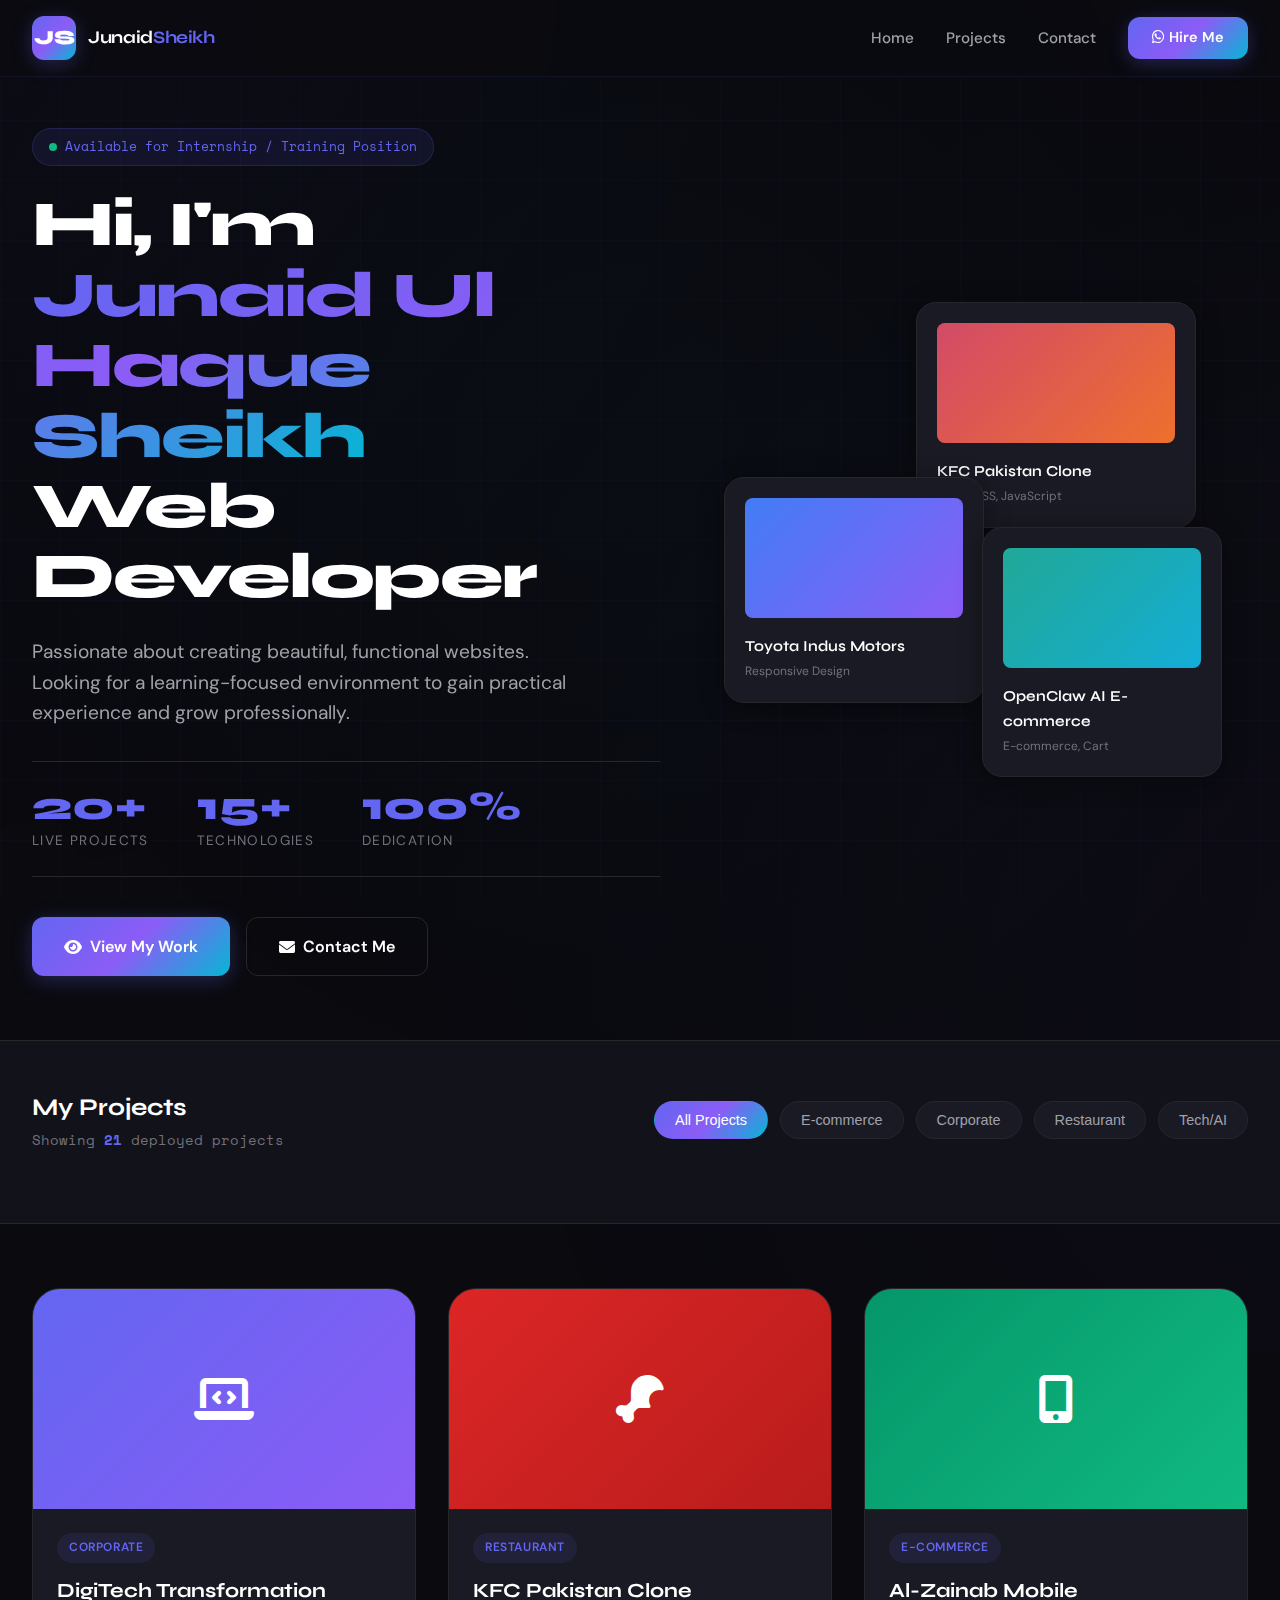
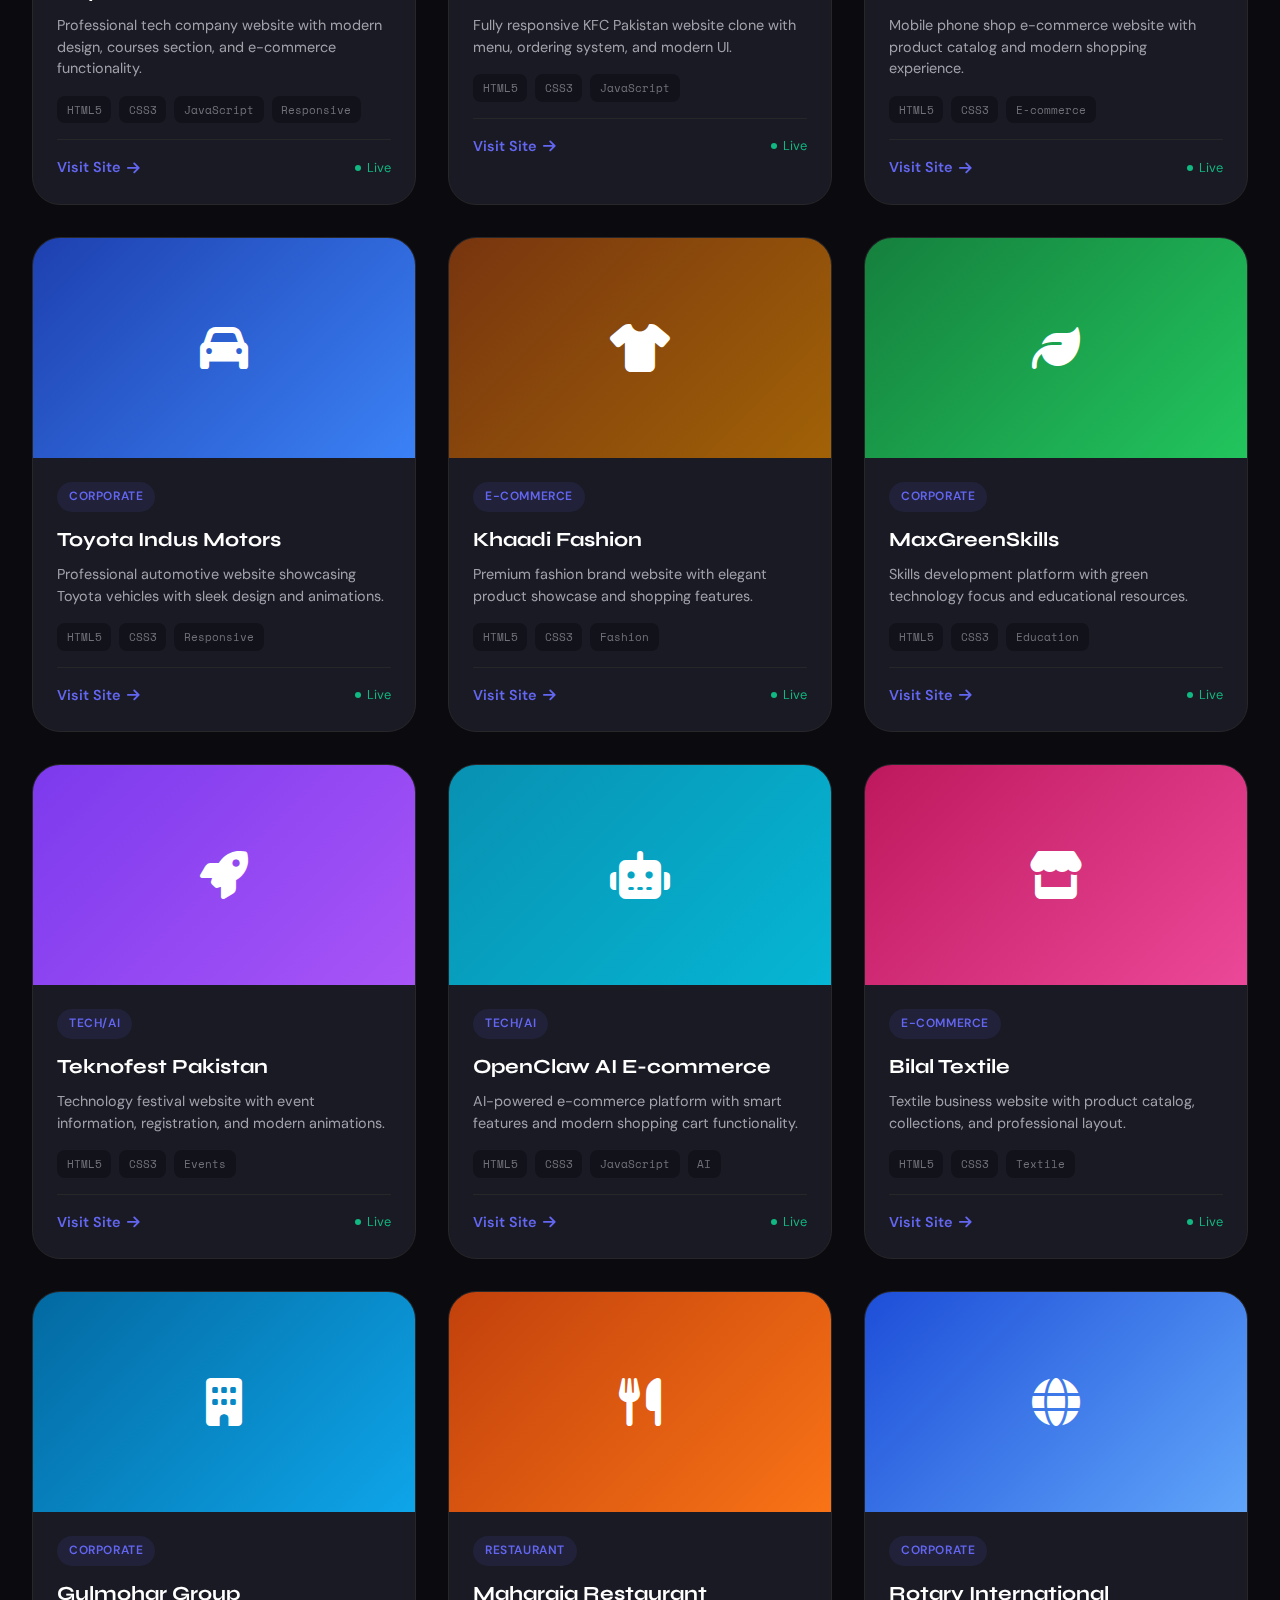
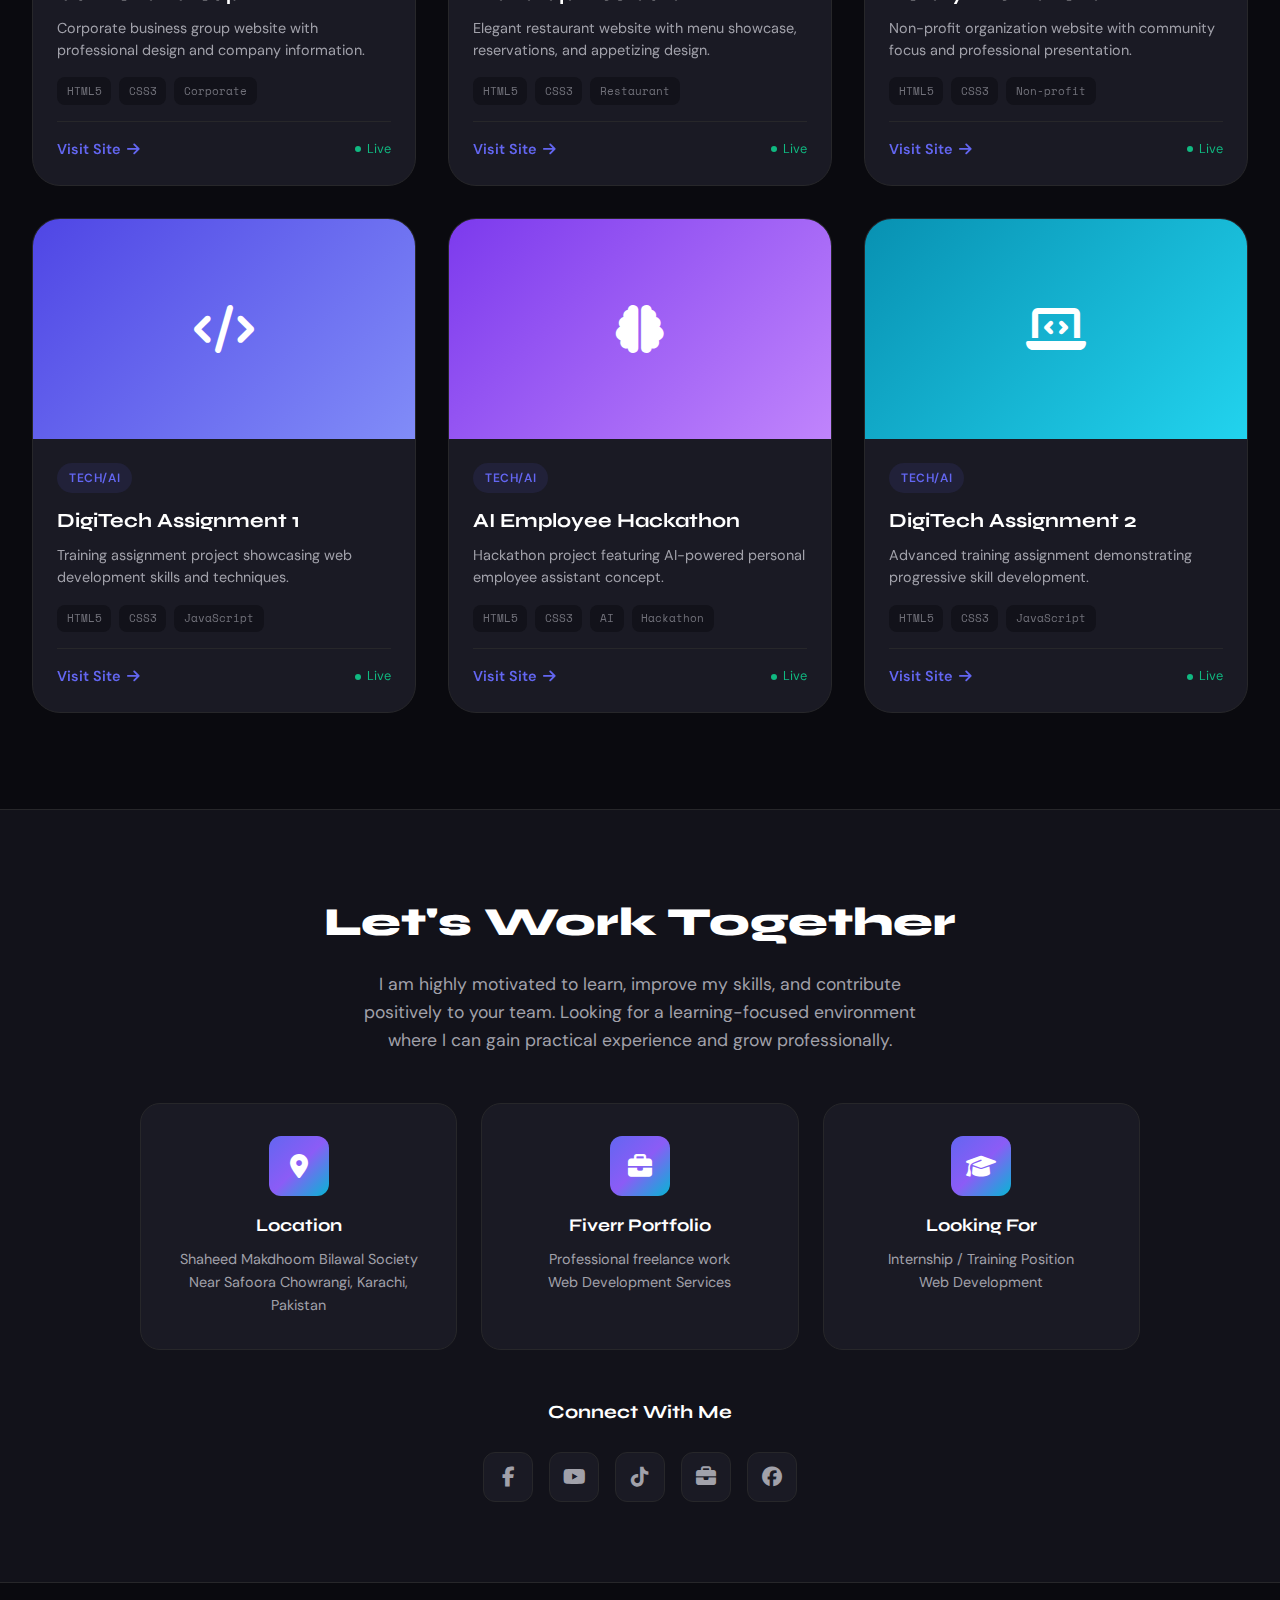
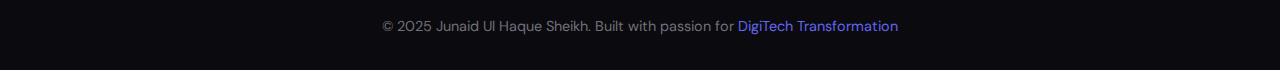
<file: portfolio.html>
<!DOCTYPE html>
<html lang="en">
<head>
    <meta charset="UTF-8">
    <meta name="viewport" content="width=device-width, initial-scale=1.0">
    <title>Portfolio - Junaid Ul Haque Sheikh | Web Developer</title>
    <link rel="preconnect" href="https://fonts.googleapis.com">
    <link rel="preconnect" href="https://fonts.gstatic.com" crossorigin>
    <link href="https://fonts.googleapis.com/css2?family=Syne:wght@400;500;600;700;800&family=Space+Mono:wght@400;700&family=DM+Sans:wght@400;500;600&display=swap" rel="stylesheet">
    <link rel="stylesheet" href="https://cdnjs.cloudflare.com/ajax/libs/font-awesome/6.4.0/css/all.min.css">
    <style>
        :root {
            --bg-primary: #0a0a0f;
            --bg-secondary: #12121a;
            --bg-card: #1a1a24;
            --bg-card-hover: #222230;
            --accent-primary: #6366f1;
            --accent-secondary: #8b5cf6;
            --accent-tertiary: #06b6d4;
            --accent-success: #10b981;
            --accent-warning: #f59e0b;
            --text-primary: #ffffff;
            --text-secondary: #a1a1aa;
            --text-muted: #71717a;
            --border-color: #27272a;
            --gradient-primary: linear-gradient(135deg, #6366f1 0%, #8b5cf6 50%, #06b6d4 100%);
            --gradient-card: linear-gradient(145deg, rgba(99, 102, 241, 0.1) 0%, rgba(139, 92, 246, 0.05) 100%);
            --shadow-glow: 0 0 60px rgba(99, 102, 241, 0.15);
            --shadow-card: 0 4px 24px rgba(0, 0, 0, 0.4);
            --radius-sm: 8px;
            --radius-md: 12px;
            --radius-lg: 20px;
            --radius-xl: 28px;
        }

        * {
            margin: 0;
            padding: 0;
            box-sizing: border-box;
        }

        html {
            scroll-behavior: smooth;
        }

        body {
            font-family: 'DM Sans', sans-serif;
            background: var(--bg-primary);
            color: var(--text-primary);
            line-height: 1.6;
            overflow-x: hidden;
        }

        /* Animated Background */
        .bg-pattern {
            position: fixed;
            top: 0;
            left: 0;
            width: 100%;
            height: 100%;
            pointer-events: none;
            z-index: 0;
            opacity: 0.4;
        }

        .bg-pattern::before {
            content: '';
            position: absolute;
            top: -50%;
            left: -50%;
            width: 200%;
            height: 200%;
            background:
                radial-gradient(circle at 20% 20%, rgba(99, 102, 241, 0.08) 0%, transparent 40%),
                radial-gradient(circle at 80% 80%, rgba(139, 92, 246, 0.08) 0%, transparent 40%),
                radial-gradient(circle at 50% 50%, rgba(6, 182, 212, 0.05) 0%, transparent 50%);
            animation: bgFloat 20s ease-in-out infinite;
        }

        @keyframes bgFloat {
            0%, 100% { transform: translate(0, 0) rotate(0deg); }
            33% { transform: translate(2%, 2%) rotate(1deg); }
            66% { transform: translate(-1%, 1%) rotate(-1deg); }
        }

        /* Grid Pattern Overlay */
        .grid-overlay {
            position: fixed;
            top: 0;
            left: 0;
            width: 100%;
            height: 100%;
            background-image:
                linear-gradient(rgba(99, 102, 241, 0.03) 1px, transparent 1px),
                linear-gradient(90deg, rgba(99, 102, 241, 0.03) 1px, transparent 1px);
            background-size: 60px 60px;
            pointer-events: none;
            z-index: 0;
        }

        /* Navigation */
        .navbar {
            position: fixed;
            top: 0;
            left: 0;
            right: 0;
            z-index: 1000;
            padding: 1rem 2rem;
            background: rgba(10, 10, 15, 0.8);
            backdrop-filter: blur(20px);
            border-bottom: 1px solid rgba(99, 102, 241, 0.1);
            transition: all 0.3s ease;
        }

        .navbar.scrolled {
            padding: 0.75rem 2rem;
            background: rgba(10, 10, 15, 0.95);
        }

        .nav-container {
            max-width: 1400px;
            margin: 0 auto;
            display: flex;
            justify-content: space-between;
            align-items: center;
        }

        .nav-logo {
            display: flex;
            align-items: center;
            gap: 0.75rem;
            text-decoration: none;
            color: var(--text-primary);
        }

        .logo-icon {
            width: 44px;
            height: 44px;
            background: var(--gradient-primary);
            border-radius: var(--radius-md);
            display: flex;
            align-items: center;
            justify-content: center;
            font-family: 'Syne', sans-serif;
            font-weight: 800;
            font-size: 1.25rem;
            color: white;
            box-shadow: 0 4px 20px rgba(99, 102, 241, 0.3);
        }

        .logo-text {
            font-family: 'Syne', sans-serif;
            font-weight: 700;
            font-size: 1.1rem;
            letter-spacing: -0.02em;
        }

        .logo-text span {
            color: var(--accent-primary);
        }

        .nav-links {
            display: flex;
            align-items: center;
            gap: 2rem;
        }

        .nav-link {
            color: var(--text-secondary);
            text-decoration: none;
            font-weight: 500;
            font-size: 0.95rem;
            transition: all 0.3s ease;
            position: relative;
        }

        .nav-link::after {
            content: '';
            position: absolute;
            bottom: -4px;
            left: 0;
            width: 0;
            height: 2px;
            background: var(--gradient-primary);
            transition: width 0.3s ease;
        }

        .nav-link:hover {
            color: var(--text-primary);
        }

        .nav-link:hover::after {
            width: 100%;
        }

        .nav-cta {
            padding: 0.6rem 1.5rem;
            background: var(--gradient-primary);
            border: none;
            border-radius: var(--radius-md);
            color: white;
            font-weight: 600;
            font-size: 0.9rem;
            text-decoration: none;
            transition: all 0.3s ease;
            box-shadow: 0 4px 20px rgba(99, 102, 241, 0.3);
        }

        .nav-cta:hover {
            transform: translateY(-2px);
            box-shadow: 0 6px 30px rgba(99, 102, 241, 0.4);
        }

        .mobile-toggle {
            display: none;
            background: none;
            border: none;
            color: var(--text-primary);
            font-size: 1.5rem;
            cursor: pointer;
        }

        /* Hero Section */
        .hero {
            position: relative;
            min-height: 100vh;
            display: flex;
            align-items: center;
            padding: 8rem 2rem 4rem;
            z-index: 1;
        }

        .hero-container {
            max-width: 1400px;
            margin: 0 auto;
            width: 100%;
            display: grid;
            grid-template-columns: 1.2fr 1fr;
            gap: 4rem;
            align-items: center;
        }

        .hero-content {
            animation: fadeInUp 0.8s ease-out;
        }

        @keyframes fadeInUp {
            from {
                opacity: 0;
                transform: translateY(30px);
            }
            to {
                opacity: 1;
                transform: translateY(0);
            }
        }

        .hero-badge {
            display: inline-flex;
            align-items: center;
            gap: 0.5rem;
            padding: 0.5rem 1rem;
            background: rgba(99, 102, 241, 0.1);
            border: 1px solid rgba(99, 102, 241, 0.2);
            border-radius: 50px;
            font-family: 'Space Mono', monospace;
            font-size: 0.8rem;
            color: var(--accent-primary);
            margin-bottom: 1.5rem;
        }

        .hero-badge .pulse {
            width: 8px;
            height: 8px;
            background: var(--accent-success);
            border-radius: 50%;
            animation: pulse 2s infinite;
        }

        @keyframes pulse {
            0%, 100% { opacity: 1; transform: scale(1); }
            50% { opacity: 0.5; transform: scale(1.2); }
        }

        .hero-title {
            font-family: 'Syne', sans-serif;
            font-size: clamp(2.5rem, 5vw, 4rem);
            font-weight: 800;
            line-height: 1.1;
            margin-bottom: 1.5rem;
            letter-spacing: -0.03em;
        }

        .hero-title .gradient-text {
            background: var(--gradient-primary);
            -webkit-background-clip: text;
            -webkit-text-fill-color: transparent;
            background-clip: text;
        }

        .hero-subtitle {
            font-size: 1.2rem;
            color: var(--text-secondary);
            margin-bottom: 2rem;
            max-width: 540px;
        }

        .hero-stats {
            display: flex;
            gap: 3rem;
            margin-bottom: 2.5rem;
            padding: 1.5rem 0;
            border-top: 1px solid var(--border-color);
            border-bottom: 1px solid var(--border-color);
        }

        .stat-item {
            text-align: left;
        }

        .stat-number {
            font-family: 'Syne', sans-serif;
            font-size: 2.5rem;
            font-weight: 800;
            color: var(--accent-primary);
            line-height: 1;
            margin-bottom: 0.25rem;
        }

        .stat-label {
            font-size: 0.85rem;
            color: var(--text-muted);
            text-transform: uppercase;
            letter-spacing: 0.1em;
        }

        .hero-actions {
            display: flex;
            gap: 1rem;
            flex-wrap: wrap;
        }

        .btn {
            display: inline-flex;
            align-items: center;
            gap: 0.5rem;
            padding: 1rem 2rem;
            border-radius: var(--radius-md);
            font-weight: 600;
            font-size: 1rem;
            text-decoration: none;
            transition: all 0.3s ease;
            cursor: pointer;
            border: none;
        }

        .btn-primary {
            background: var(--gradient-primary);
            color: white;
            box-shadow: 0 4px 20px rgba(99, 102, 241, 0.3);
        }

        .btn-primary:hover {
            transform: translateY(-3px);
            box-shadow: 0 8px 30px rgba(99, 102, 241, 0.4);
        }

        .btn-secondary {
            background: transparent;
            color: var(--text-primary);
            border: 1px solid var(--border-color);
        }

        .btn-secondary:hover {
            background: var(--bg-card);
            border-color: var(--accent-primary);
        }

        /* Hero Visual */
        .hero-visual {
            position: relative;
            animation: fadeInUp 0.8s ease-out 0.2s both;
        }

        .floating-cards {
            position: relative;
            width: 100%;
            height: 500px;
        }

        .floating-card {
            position: absolute;
            background: var(--bg-card);
            border: 1px solid var(--border-color);
            border-radius: var(--radius-lg);
            padding: 1.25rem;
            box-shadow: var(--shadow-card);
            transition: all 0.4s ease;
        }

        .floating-card:hover {
            transform: translateY(-5px) scale(1.02);
            border-color: var(--accent-primary);
            box-shadow: var(--shadow-glow);
        }

        .floating-card.card-1 {
            top: 0;
            right: 10%;
            width: 280px;
            animation: float1 6s ease-in-out infinite;
        }

        .floating-card.card-2 {
            top: 35%;
            left: 0;
            width: 260px;
            animation: float2 7s ease-in-out infinite;
        }

        .floating-card.card-3 {
            bottom: 5%;
            right: 5%;
            width: 240px;
            animation: float3 8s ease-in-out infinite;
        }

        @keyframes float1 {
            0%, 100% { transform: translateY(0) rotate(2deg); }
            50% { transform: translateY(-15px) rotate(0deg); }
        }

        @keyframes float2 {
            0%, 100% { transform: translateY(0) rotate(-1deg); }
            50% { transform: translateY(-20px) rotate(1deg); }
        }

        @keyframes float3 {
            0%, 100% { transform: translateY(0) rotate(1deg); }
            50% { transform: translateY(-10px) rotate(-1deg); }
        }

        .card-preview {
            width: 100%;
            height: 120px;
            background: var(--gradient-card);
            border-radius: var(--radius-sm);
            margin-bottom: 1rem;
            overflow: hidden;
            position: relative;
        }

        .card-preview::before {
            content: '';
            position: absolute;
            inset: 0;
            background: linear-gradient(135deg, rgba(99, 102, 241, 0.2), rgba(139, 92, 246, 0.1));
        }

        .card-preview img {
            width: 100%;
            height: 100%;
            object-fit: cover;
            opacity: 0.8;
        }

        .card-title {
            font-family: 'Syne', sans-serif;
            font-weight: 600;
            font-size: 0.95rem;
            margin-bottom: 0.25rem;
        }

        .card-tech {
            font-size: 0.75rem;
            color: var(--text-muted);
        }

        /* Filter Section */
        .filter-section {
            position: relative;
            z-index: 1;
            padding: 3rem 2rem;
            background: var(--bg-secondary);
            border-top: 1px solid var(--border-color);
            border-bottom: 1px solid var(--border-color);
        }

        .filter-container {
            max-width: 1400px;
            margin: 0 auto;
        }

        .filter-header {
            display: flex;
            justify-content: space-between;
            align-items: center;
            margin-bottom: 1.5rem;
            flex-wrap: wrap;
            gap: 1rem;
        }

        .filter-title {
            font-family: 'Syne', sans-serif;
            font-size: 1.5rem;
            font-weight: 700;
        }

        .project-count {
            font-family: 'Space Mono', monospace;
            font-size: 0.9rem;
            color: var(--text-muted);
        }

        .project-count span {
            color: var(--accent-primary);
            font-weight: 700;
        }

        .filter-tabs {
            display: flex;
            gap: 0.75rem;
            flex-wrap: wrap;
        }

        .filter-tab {
            padding: 0.6rem 1.25rem;
            background: var(--bg-card);
            border: 1px solid var(--border-color);
            border-radius: 50px;
            color: var(--text-secondary);
            font-weight: 500;
            font-size: 0.9rem;
            cursor: pointer;
            transition: all 0.3s ease;
        }

        .filter-tab:hover {
            border-color: var(--accent-primary);
            color: var(--text-primary);
        }

        .filter-tab.active {
            background: var(--gradient-primary);
            border-color: transparent;
            color: white;
        }

        /* Projects Grid */
        .projects-section {
            position: relative;
            z-index: 1;
            padding: 4rem 2rem 6rem;
        }

        .projects-container {
            max-width: 1400px;
            margin: 0 auto;
        }

        .projects-grid {
            display: grid;
            grid-template-columns: repeat(auto-fill, minmax(380px, 1fr));
            gap: 2rem;
        }

        .project-card {
            background: var(--bg-card);
            border: 1px solid var(--border-color);
            border-radius: var(--radius-xl);
            overflow: hidden;
            transition: all 0.4s cubic-bezier(0.4, 0, 0.2, 1);
            position: relative;
            animation: cardFadeIn 0.6s ease-out both;
        }

        .project-card:nth-child(1) { animation-delay: 0.1s; }
        .project-card:nth-child(2) { animation-delay: 0.15s; }
        .project-card:nth-child(3) { animation-delay: 0.2s; }
        .project-card:nth-child(4) { animation-delay: 0.25s; }
        .project-card:nth-child(5) { animation-delay: 0.3s; }
        .project-card:nth-child(6) { animation-delay: 0.35s; }

        @keyframes cardFadeIn {
            from {
                opacity: 0;
                transform: translateY(20px);
            }
            to {
                opacity: 1;
                transform: translateY(0);
            }
        }

        .project-card::before {
            content: '';
            position: absolute;
            top: 0;
            left: 0;
            right: 0;
            height: 3px;
            background: var(--gradient-primary);
            transform: scaleX(0);
            transition: transform 0.4s ease;
        }

        .project-card:hover {
            transform: translateY(-8px);
            border-color: rgba(99, 102, 241, 0.3);
            box-shadow: var(--shadow-glow);
        }

        .project-card:hover::before {
            transform: scaleX(1);
        }

        .project-thumbnail {
            position: relative;
            height: 220px;
            overflow: hidden;
            background: var(--gradient-card);
        }

        .project-thumbnail img {
            width: 100%;
            height: 100%;
            object-fit: cover;
            transition: transform 0.6s ease;
        }

        .project-card:hover .project-thumbnail img {
            transform: scale(1.08);
        }

        .project-overlay {
            position: absolute;
            inset: 0;
            background: linear-gradient(180deg, transparent 0%, rgba(10, 10, 15, 0.9) 100%);
            opacity: 0;
            transition: opacity 0.4s ease;
            display: flex;
            align-items: flex-end;
            padding: 1.5rem;
        }

        .project-card:hover .project-overlay {
            opacity: 1;
        }

        .overlay-actions {
            display: flex;
            gap: 0.75rem;
        }

        .overlay-btn {
            padding: 0.6rem 1.25rem;
            background: var(--accent-primary);
            border: none;
            border-radius: var(--radius-sm);
            color: white;
            font-weight: 600;
            font-size: 0.85rem;
            text-decoration: none;
            transition: all 0.3s ease;
            display: flex;
            align-items: center;
            gap: 0.4rem;
        }

        .overlay-btn:hover {
            background: var(--accent-secondary);
            transform: translateY(-2px);
        }

        .overlay-btn.secondary {
            background: rgba(255, 255, 255, 0.1);
            backdrop-filter: blur(10px);
        }

        .project-content {
            padding: 1.5rem;
        }

        .project-category {
            display: inline-block;
            padding: 0.35rem 0.75rem;
            background: rgba(99, 102, 241, 0.1);
            border-radius: 50px;
            font-size: 0.75rem;
            font-weight: 600;
            color: var(--accent-primary);
            text-transform: uppercase;
            letter-spacing: 0.05em;
            margin-bottom: 0.75rem;
        }

        .project-title {
            font-family: 'Syne', sans-serif;
            font-size: 1.25rem;
            font-weight: 700;
            margin-bottom: 0.5rem;
            color: var(--text-primary);
        }

        .project-description {
            font-size: 0.9rem;
            color: var(--text-secondary);
            margin-bottom: 1rem;
            line-height: 1.5;
        }

        .project-tech-stack {
            display: flex;
            flex-wrap: wrap;
            gap: 0.5rem;
            margin-bottom: 1rem;
        }

        .tech-tag {
            padding: 0.3rem 0.6rem;
            background: var(--bg-secondary);
            border-radius: var(--radius-sm);
            font-family: 'Space Mono', monospace;
            font-size: 0.7rem;
            color: var(--text-muted);
        }

        .project-footer {
            display: flex;
            justify-content: space-between;
            align-items: center;
            padding-top: 1rem;
            border-top: 1px solid var(--border-color);
        }

        .project-link {
            display: flex;
            align-items: center;
            gap: 0.4rem;
            color: var(--accent-primary);
            text-decoration: none;
            font-weight: 600;
            font-size: 0.9rem;
            transition: all 0.3s ease;
        }

        .project-link:hover {
            gap: 0.6rem;
        }

        .project-link i {
            transition: transform 0.3s ease;
        }

        .project-link:hover i {
            transform: translateX(3px);
        }

        .project-status {
            display: flex;
            align-items: center;
            gap: 0.4rem;
            font-size: 0.8rem;
            color: var(--accent-success);
        }

        .project-status::before {
            content: '';
            width: 6px;
            height: 6px;
            background: var(--accent-success);
            border-radius: 50%;
        }

        /* Social & Contact Section */
        .contact-section {
            position: relative;
            z-index: 1;
            padding: 5rem 2rem;
            background: var(--bg-secondary);
            border-top: 1px solid var(--border-color);
        }

        .contact-container {
            max-width: 1000px;
            margin: 0 auto;
            text-align: center;
        }

        .contact-title {
            font-family: 'Syne', sans-serif;
            font-size: 2.5rem;
            font-weight: 800;
            margin-bottom: 1rem;
        }

        .contact-subtitle {
            color: var(--text-secondary);
            font-size: 1.1rem;
            margin-bottom: 3rem;
            max-width: 600px;
            margin-left: auto;
            margin-right: auto;
        }

        .contact-grid {
            display: grid;
            grid-template-columns: repeat(auto-fit, minmax(280px, 1fr));
            gap: 1.5rem;
            margin-bottom: 3rem;
        }

        .contact-card {
            background: var(--bg-card);
            border: 1px solid var(--border-color);
            border-radius: var(--radius-lg);
            padding: 2rem;
            text-align: center;
            transition: all 0.3s ease;
        }

        .contact-card:hover {
            transform: translateY(-5px);
            border-color: var(--accent-primary);
            box-shadow: var(--shadow-glow);
        }

        .contact-icon {
            width: 60px;
            height: 60px;
            margin: 0 auto 1rem;
            background: var(--gradient-primary);
            border-radius: var(--radius-md);
            display: flex;
            align-items: center;
            justify-content: center;
            font-size: 1.5rem;
            color: white;
        }

        .contact-card h3 {
            font-family: 'Syne', sans-serif;
            font-size: 1.1rem;
            margin-bottom: 0.5rem;
        }

        .contact-card p {
            color: var(--text-secondary);
            font-size: 0.9rem;
        }

        .social-links {
            display: flex;
            justify-content: center;
            gap: 1rem;
            flex-wrap: wrap;
        }

        .social-link {
            width: 50px;
            height: 50px;
            background: var(--bg-card);
            border: 1px solid var(--border-color);
            border-radius: var(--radius-md);
            display: flex;
            align-items: center;
            justify-content: center;
            font-size: 1.25rem;
            color: var(--text-secondary);
            text-decoration: none;
            transition: all 0.3s ease;
        }

        .social-link:hover {
            background: var(--accent-primary);
            border-color: var(--accent-primary);
            color: white;
            transform: translateY(-3px);
        }

        /* Footer */
        .footer {
            position: relative;
            z-index: 1;
            padding: 2rem;
            background: var(--bg-primary);
            border-top: 1px solid var(--border-color);
            text-align: center;
        }

        .footer-text {
            color: var(--text-muted);
            font-size: 0.9rem;
        }

        .footer-text a {
            color: var(--accent-primary);
            text-decoration: none;
        }

        /* Responsive */
        @media (max-width: 1024px) {
            .hero-container {
                grid-template-columns: 1fr;
                text-align: center;
            }

            .hero-subtitle {
                margin-left: auto;
                margin-right: auto;
            }

            .hero-stats {
                justify-content: center;
            }

            .hero-actions {
                justify-content: center;
            }

            .hero-visual {
                display: none;
            }
        }

        @media (max-width: 768px) {
            .navbar {
                padding: 1rem;
            }

            .nav-links {
                display: none;
                position: absolute;
                top: 100%;
                left: 0;
                right: 0;
                background: var(--bg-secondary);
                padding: 1.5rem;
                flex-direction: column;
                gap: 1rem;
                border-bottom: 1px solid var(--border-color);
            }

            .nav-links.active {
                display: flex;
            }

            .mobile-toggle {
                display: block;
            }

            .hero {
                padding: 7rem 1rem 3rem;
            }

            .hero-stats {
                flex-wrap: wrap;
                gap: 2rem;
            }

            .stat-number {
                font-size: 2rem;
            }

            .projects-grid {
                grid-template-columns: 1fr;
            }

            .filter-tabs {
                justify-content: center;
            }

            .contact-title {
                font-size: 2rem;
            }
        }
    </style>
</head>
<body>
    <div class="bg-pattern"></div>
    <div class="grid-overlay"></div>

    <!-- Navigation -->
    <nav class="navbar">
        <div class="nav-container">
            <a href="index.html" class="nav-logo">
                <div class="logo-icon">JS</div>
                <div class="logo-text">Junaid<span>Sheikh</span></div>
            </a>
            <div class="nav-links" id="navLinks">
                <a href="index.html" class="nav-link">Home</a>
                <a href="#projects" class="nav-link">Projects</a>
                <a href="#contact" class="nav-link">Contact</a>
                <a href="https://wa.me/923001234567" class="nav-cta">
                    <i class="fab fa-whatsapp"></i> Hire Me
                </a>
            </div>
            <button class="mobile-toggle" id="mobileToggle">
                <i class="fas fa-bars"></i>
            </button>
        </div>
    </nav>

    <!-- Hero Section -->
    <section class="hero">
        <div class="hero-container">
            <div class="hero-content">
                <div class="hero-badge">
                    <span class="pulse"></span>
                    Available for Internship / Training Position
                </div>
                <h1 class="hero-title">
                    Hi, I'm <span class="gradient-text">Junaid Ul Haque Sheikh</span>
                    <br>Web Developer
                </h1>
                <p class="hero-subtitle">
                    Passionate about creating beautiful, functional websites.
                    Looking for a learning-focused environment to gain practical experience
                    and grow professionally.
                </p>
                <div class="hero-stats">
                    <div class="stat-item">
                        <div class="stat-number">20+</div>
                        <div class="stat-label">Live Projects</div>
                    </div>
                    <div class="stat-item">
                        <div class="stat-number">15+</div>
                        <div class="stat-label">Technologies</div>
                    </div>
                    <div class="stat-item">
                        <div class="stat-number">100%</div>
                        <div class="stat-label">Dedication</div>
                    </div>
                </div>
                <div class="hero-actions">
                    <a href="#projects" class="btn btn-primary">
                        <i class="fas fa-eye"></i> View My Work
                    </a>
                    <a href="#contact" class="btn btn-secondary">
                        <i class="fas fa-envelope"></i> Contact Me
                    </a>
                </div>
            </div>
            <div class="hero-visual">
                <div class="floating-cards">
                    <div class="floating-card card-1">
                        <div class="card-preview" style="background: linear-gradient(135deg, #ef4444, #f97316);"></div>
                        <div class="card-title">KFC Pakistan Clone</div>
                        <div class="card-tech">HTML, CSS, JavaScript</div>
                    </div>
                    <div class="floating-card card-2">
                        <div class="card-preview" style="background: linear-gradient(135deg, #3b82f6, #8b5cf6);"></div>
                        <div class="card-title">Toyota Indus Motors</div>
                        <div class="card-tech">Responsive Design</div>
                    </div>
                    <div class="floating-card card-3">
                        <div class="card-preview" style="background: linear-gradient(135deg, #10b981, #06b6d4);"></div>
                        <div class="card-title">OpenClaw AI E-commerce</div>
                        <div class="card-tech">E-commerce, Cart</div>
                    </div>
                </div>
            </div>
        </div>
    </section>

    <!-- Filter Section -->
    <section class="filter-section">
        <div class="filter-container">
            <div class="filter-header">
                <div>
                    <h2 class="filter-title">My Projects</h2>
                    <p class="project-count">Showing <span id="projectCount">21</span> deployed projects</p>
                </div>
                <div class="filter-tabs">
                    <button class="filter-tab active" data-filter="all">All Projects</button>
                    <button class="filter-tab" data-filter="ecommerce">E-commerce</button>
                    <button class="filter-tab" data-filter="corporate">Corporate</button>
                    <button class="filter-tab" data-filter="restaurant">Restaurant</button>
                    <button class="filter-tab" data-filter="tech">Tech/AI</button>
                </div>
            </div>
        </div>
    </section>

    <!-- Projects Section -->
    <section class="projects-section" id="projects">
        <div class="projects-container">
            <div class="projects-grid" id="projectsGrid">

                <!-- Project 1: DigiTech Transformation -->
                <article class="project-card" data-category="corporate tech">
                    <div class="project-thumbnail">
                        <div style="width:100%;height:100%;background:linear-gradient(135deg, #6366f1, #8b5cf6);display:flex;align-items:center;justify-content:center;color:white;font-size:3rem;">
                            <i class="fas fa-laptop-code"></i>
                        </div>
                        <div class="project-overlay">
                            <div class="overlay-actions">
                                <a href="https://digitech-transformation.vercel.app/" target="_blank" class="overlay-btn">
                                    <i class="fas fa-external-link-alt"></i> Live Site
                                </a>
                            </div>
                        </div>
                    </div>
                    <div class="project-content">
                        <span class="project-category">Corporate</span>
                        <h3 class="project-title">DigiTech Transformation</h3>
                        <p class="project-description">Professional tech company website with modern design, courses section, and e-commerce functionality.</p>
                        <div class="project-tech-stack">
                            <span class="tech-tag">HTML5</span>
                            <span class="tech-tag">CSS3</span>
                            <span class="tech-tag">JavaScript</span>
                            <span class="tech-tag">Responsive</span>
                        </div>
                        <div class="project-footer">
                            <a href="https://digitech-transformation.vercel.app/" target="_blank" class="project-link">
                                Visit Site <i class="fas fa-arrow-right"></i>
                            </a>
                            <span class="project-status">Live</span>
                        </div>
                    </div>
                </article>

                <!-- Project 2: KFC Pakistan -->
                <article class="project-card" data-category="restaurant ecommerce">
                    <div class="project-thumbnail">
                        <div style="width:100%;height:100%;background:linear-gradient(135deg, #dc2626, #b91c1c);display:flex;align-items:center;justify-content:center;color:white;font-size:3rem;">
                            <i class="fas fa-drumstick-bite"></i>
                        </div>
                        <div class="project-overlay">
                            <div class="overlay-actions">
                                <a href="https://kfcpakistan-junaid-sheikh.netlify.app/" target="_blank" class="overlay-btn">
                                    <i class="fas fa-external-link-alt"></i> Live Site
                                </a>
                            </div>
                        </div>
                    </div>
                    <div class="project-content">
                        <span class="project-category">Restaurant</span>
                        <h3 class="project-title">KFC Pakistan Clone</h3>
                        <p class="project-description">Fully responsive KFC Pakistan website clone with menu, ordering system, and modern UI.</p>
                        <div class="project-tech-stack">
                            <span class="tech-tag">HTML5</span>
                            <span class="tech-tag">CSS3</span>
                            <span class="tech-tag">JavaScript</span>
                        </div>
                        <div class="project-footer">
                            <a href="https://kfcpakistan-junaid-sheikh.netlify.app/" target="_blank" class="project-link">
                                Visit Site <i class="fas fa-arrow-right"></i>
                            </a>
                            <span class="project-status">Live</span>
                        </div>
                    </div>
                </article>

                <!-- Project 3: Al-Zainab Mobile -->
                <article class="project-card" data-category="ecommerce">
                    <div class="project-thumbnail">
                        <div style="width:100%;height:100%;background:linear-gradient(135deg, #059669, #10b981);display:flex;align-items:center;justify-content:center;color:white;font-size:3rem;">
                            <i class="fas fa-mobile-alt"></i>
                        </div>
                        <div class="project-overlay">
                            <div class="overlay-actions">
                                <a href="https://al-zainab-mobile-junaid.netlify.app/" target="_blank" class="overlay-btn">
                                    <i class="fas fa-external-link-alt"></i> Live Site
                                </a>
                            </div>
                        </div>
                    </div>
                    <div class="project-content">
                        <span class="project-category">E-commerce</span>
                        <h3 class="project-title">Al-Zainab Mobile</h3>
                        <p class="project-description">Mobile phone shop e-commerce website with product catalog and modern shopping experience.</p>
                        <div class="project-tech-stack">
                            <span class="tech-tag">HTML5</span>
                            <span class="tech-tag">CSS3</span>
                            <span class="tech-tag">E-commerce</span>
                        </div>
                        <div class="project-footer">
                            <a href="https://al-zainab-mobile-junaid.netlify.app/" target="_blank" class="project-link">
                                Visit Site <i class="fas fa-arrow-right"></i>
                            </a>
                            <span class="project-status">Live</span>
                        </div>
                    </div>
                </article>

                <!-- Project 4: Toyota Indus -->
                <article class="project-card" data-category="corporate">
                    <div class="project-thumbnail">
                        <div style="width:100%;height:100%;background:linear-gradient(135deg, #1e40af, #3b82f6);display:flex;align-items:center;justify-content:center;color:white;font-size:3rem;">
                            <i class="fas fa-car"></i>
                        </div>
                        <div class="project-overlay">
                            <div class="overlay-actions">
                                <a href="https://toyota-indus-pk.vercel.app/" target="_blank" class="overlay-btn">
                                    <i class="fas fa-external-link-alt"></i> Live Site
                                </a>
                            </div>
                        </div>
                    </div>
                    <div class="project-content">
                        <span class="project-category">Corporate</span>
                        <h3 class="project-title">Toyota Indus Motors</h3>
                        <p class="project-description">Professional automotive website showcasing Toyota vehicles with sleek design and animations.</p>
                        <div class="project-tech-stack">
                            <span class="tech-tag">HTML5</span>
                            <span class="tech-tag">CSS3</span>
                            <span class="tech-tag">Responsive</span>
                        </div>
                        <div class="project-footer">
                            <a href="https://toyota-indus-pk.vercel.app/" target="_blank" class="project-link">
                                Visit Site <i class="fas fa-arrow-right"></i>
                            </a>
                            <span class="project-status">Live</span>
                        </div>
                    </div>
                </article>

                <!-- Project 5: Khaadi -->
                <article class="project-card" data-category="ecommerce">
                    <div class="project-thumbnail">
                        <div style="width:100%;height:100%;background:linear-gradient(135deg, #78350f, #a16207);display:flex;align-items:center;justify-content:center;color:white;font-size:3rem;">
                            <i class="fas fa-tshirt"></i>
                        </div>
                        <div class="project-overlay">
                            <div class="overlay-actions">
                                <a href="https://khaadi-eight.vercel.app/" target="_blank" class="overlay-btn">
                                    <i class="fas fa-external-link-alt"></i> Live Site
                                </a>
                            </div>
                        </div>
                    </div>
                    <div class="project-content">
                        <span class="project-category">E-commerce</span>
                        <h3 class="project-title">Khaadi Fashion</h3>
                        <p class="project-description">Premium fashion brand website with elegant product showcase and shopping features.</p>
                        <div class="project-tech-stack">
                            <span class="tech-tag">HTML5</span>
                            <span class="tech-tag">CSS3</span>
                            <span class="tech-tag">Fashion</span>
                        </div>
                        <div class="project-footer">
                            <a href="https://khaadi-eight.vercel.app/" target="_blank" class="project-link">
                                Visit Site <i class="fas fa-arrow-right"></i>
                            </a>
                            <span class="project-status">Live</span>
                        </div>
                    </div>
                </article>

                <!-- Project 6: MaxGreenSkills -->
                <article class="project-card" data-category="corporate tech">
                    <div class="project-thumbnail">
                        <div style="width:100%;height:100%;background:linear-gradient(135deg, #15803d, #22c55e);display:flex;align-items:center;justify-content:center;color:white;font-size:3rem;">
                            <i class="fas fa-leaf"></i>
                        </div>
                        <div class="project-overlay">
                            <div class="overlay-actions">
                                <a href="https://maxgreenskills0009.netlify.app/" target="_blank" class="overlay-btn">
                                    <i class="fas fa-external-link-alt"></i> Live Site
                                </a>
                            </div>
                        </div>
                    </div>
                    <div class="project-content">
                        <span class="project-category">Corporate</span>
                        <h3 class="project-title">MaxGreenSkills</h3>
                        <p class="project-description">Skills development platform with green technology focus and educational resources.</p>
                        <div class="project-tech-stack">
                            <span class="tech-tag">HTML5</span>
                            <span class="tech-tag">CSS3</span>
                            <span class="tech-tag">Education</span>
                        </div>
                        <div class="project-footer">
                            <a href="https://maxgreenskills0009.netlify.app/" target="_blank" class="project-link">
                                Visit Site <i class="fas fa-arrow-right"></i>
                            </a>
                            <span class="project-status">Live</span>
                        </div>
                    </div>
                </article>

                <!-- Project 7: Teknofest Pakistan -->
                <article class="project-card" data-category="tech corporate">
                    <div class="project-thumbnail">
                        <div style="width:100%;height:100%;background:linear-gradient(135deg, #7c3aed, #a855f7);display:flex;align-items:center;justify-content:center;color:white;font-size:3rem;">
                            <i class="fas fa-rocket"></i>
                        </div>
                        <div class="project-overlay">
                            <div class="overlay-actions">
                                <a href="https://teknofest-pakistan.vercel.app/" target="_blank" class="overlay-btn">
                                    <i class="fas fa-external-link-alt"></i> Live Site
                                </a>
                            </div>
                        </div>
                    </div>
                    <div class="project-content">
                        <span class="project-category">Tech/AI</span>
                        <h3 class="project-title">Teknofest Pakistan</h3>
                        <p class="project-description">Technology festival website with event information, registration, and modern animations.</p>
                        <div class="project-tech-stack">
                            <span class="tech-tag">HTML5</span>
                            <span class="tech-tag">CSS3</span>
                            <span class="tech-tag">Events</span>
                        </div>
                        <div class="project-footer">
                            <a href="https://teknofest-pakistan.vercel.app/" target="_blank" class="project-link">
                                Visit Site <i class="fas fa-arrow-right"></i>
                            </a>
                            <span class="project-status">Live</span>
                        </div>
                    </div>
                </article>

                <!-- Project 8: OpenClaw AI E-commerce -->
                <article class="project-card" data-category="ecommerce tech">
                    <div class="project-thumbnail">
                        <div style="width:100%;height:100%;background:linear-gradient(135deg, #0891b2, #06b6d4);display:flex;align-items:center;justify-content:center;color:white;font-size:3rem;">
                            <i class="fas fa-robot"></i>
                        </div>
                        <div class="project-overlay">
                            <div class="overlay-actions">
                                <a href="https://openclaw-ai-ecommerce.vercel.app/" target="_blank" class="overlay-btn">
                                    <i class="fas fa-external-link-alt"></i> Live Site
                                </a>
                            </div>
                        </div>
                    </div>
                    <div class="project-content">
                        <span class="project-category">Tech/AI</span>
                        <h3 class="project-title">OpenClaw AI E-commerce</h3>
                        <p class="project-description">AI-powered e-commerce platform with smart features and modern shopping cart functionality.</p>
                        <div class="project-tech-stack">
                            <span class="tech-tag">HTML5</span>
                            <span class="tech-tag">CSS3</span>
                            <span class="tech-tag">JavaScript</span>
                            <span class="tech-tag">AI</span>
                        </div>
                        <div class="project-footer">
                            <a href="https://openclaw-ai-ecommerce.vercel.app/" target="_blank" class="project-link">
                                Visit Site <i class="fas fa-arrow-right"></i>
                            </a>
                            <span class="project-status">Live</span>
                        </div>
                    </div>
                </article>

                <!-- Project 9: Bilal Textile -->
                <article class="project-card" data-category="ecommerce">
                    <div class="project-thumbnail">
                        <div style="width:100%;height:100%;background:linear-gradient(135deg, #be185d, #ec4899);display:flex;align-items:center;justify-content:center;color:white;font-size:3rem;">
                            <i class="fas fa-store"></i>
                        </div>
                        <div class="project-overlay">
                            <div class="overlay-actions">
                                <a href="https://bilal-textile-sheikh.netlify.app/" target="_blank" class="overlay-btn">
                                    <i class="fas fa-external-link-alt"></i> Live Site
                                </a>
                            </div>
                        </div>
                    </div>
                    <div class="project-content">
                        <span class="project-category">E-commerce</span>
                        <h3 class="project-title">Bilal Textile</h3>
                        <p class="project-description">Textile business website with product catalog, collections, and professional layout.</p>
                        <div class="project-tech-stack">
                            <span class="tech-tag">HTML5</span>
                            <span class="tech-tag">CSS3</span>
                            <span class="tech-tag">Textile</span>
                        </div>
                        <div class="project-footer">
                            <a href="https://bilal-textile-sheikh.netlify.app/" target="_blank" class="project-link">
                                Visit Site <i class="fas fa-arrow-right"></i>
                            </a>
                            <span class="project-status">Live</span>
                        </div>
                    </div>
                </article>

                <!-- Project 10: Gulmohar Group -->
                <article class="project-card" data-category="corporate">
                    <div class="project-thumbnail">
                        <div style="width:100%;height:100%;background:linear-gradient(135deg, #0369a1, #0ea5e9);display:flex;align-items:center;justify-content:center;color:white;font-size:3rem;">
                            <i class="fas fa-building"></i>
                        </div>
                        <div class="project-overlay">
                            <div class="overlay-actions">
                                <a href="https://gulmohargroup-junaid.vercel.app/" target="_blank" class="overlay-btn">
                                    <i class="fas fa-external-link-alt"></i> Live Site
                                </a>
                            </div>
                        </div>
                    </div>
                    <div class="project-content">
                        <span class="project-category">Corporate</span>
                        <h3 class="project-title">Gulmohar Group</h3>
                        <p class="project-description">Corporate business group website with professional design and company information.</p>
                        <div class="project-tech-stack">
                            <span class="tech-tag">HTML5</span>
                            <span class="tech-tag">CSS3</span>
                            <span class="tech-tag">Corporate</span>
                        </div>
                        <div class="project-footer">
                            <a href="https://gulmohargroup-junaid.vercel.app/" target="_blank" class="project-link">
                                Visit Site <i class="fas fa-arrow-right"></i>
                            </a>
                            <span class="project-status">Live</span>
                        </div>
                    </div>
                </article>

                <!-- Project 11: Maharaja Restaurant -->
                <article class="project-card" data-category="restaurant">
                    <div class="project-thumbnail">
                        <div style="width:100%;height:100%;background:linear-gradient(135deg, #c2410c, #f97316);display:flex;align-items:center;justify-content:center;color:white;font-size:3rem;">
                            <i class="fas fa-utensils"></i>
                        </div>
                        <div class="project-overlay">
                            <div class="overlay-actions">
                                <a href="https://maharaja-restaurant.vercel.app/" target="_blank" class="overlay-btn">
                                    <i class="fas fa-external-link-alt"></i> Live Site
                                </a>
                            </div>
                        </div>
                    </div>
                    <div class="project-content">
                        <span class="project-category">Restaurant</span>
                        <h3 class="project-title">Maharaja Restaurant</h3>
                        <p class="project-description">Elegant restaurant website with menu showcase, reservations, and appetizing design.</p>
                        <div class="project-tech-stack">
                            <span class="tech-tag">HTML5</span>
                            <span class="tech-tag">CSS3</span>
                            <span class="tech-tag">Restaurant</span>
                        </div>
                        <div class="project-footer">
                            <a href="https://maharaja-restaurant.vercel.app/" target="_blank" class="project-link">
                                Visit Site <i class="fas fa-arrow-right"></i>
                            </a>
                            <span class="project-status">Live</span>
                        </div>
                    </div>
                </article>

                <!-- Project 12: Rotary International -->
                <article class="project-card" data-category="corporate">
                    <div class="project-thumbnail">
                        <div style="width:100%;height:100%;background:linear-gradient(135deg, #1d4ed8, #60a5fa);display:flex;align-items:center;justify-content:center;color:white;font-size:3rem;">
                            <i class="fas fa-globe"></i>
                        </div>
                        <div class="project-overlay">
                            <div class="overlay-actions">
                                <a href="https://rotary-dot-org-junaid-ul-haque-sheikh.vercel.app/" target="_blank" class="overlay-btn">
                                    <i class="fas fa-external-link-alt"></i> Live Site
                                </a>
                            </div>
                        </div>
                    </div>
                    <div class="project-content">
                        <span class="project-category">Corporate</span>
                        <h3 class="project-title">Rotary International</h3>
                        <p class="project-description">Non-profit organization website with community focus and professional presentation.</p>
                        <div class="project-tech-stack">
                            <span class="tech-tag">HTML5</span>
                            <span class="tech-tag">CSS3</span>
                            <span class="tech-tag">Non-profit</span>
                        </div>
                        <div class="project-footer">
                            <a href="https://rotary-dot-org-junaid-ul-haque-sheikh.vercel.app/" target="_blank" class="project-link">
                                Visit Site <i class="fas fa-arrow-right"></i>
                            </a>
                            <span class="project-status">Live</span>
                        </div>
                    </div>
                </article>

                <!-- Project 13: DigiTech Assignment 1 -->
                <article class="project-card" data-category="tech">
                    <div class="project-thumbnail">
                        <div style="width:100%;height:100%;background:linear-gradient(135deg, #4f46e5, #818cf8);display:flex;align-items:center;justify-content:center;color:white;font-size:3rem;">
                            <i class="fas fa-code"></i>
                        </div>
                        <div class="project-overlay">
                            <div class="overlay-actions">
                                <a href="https://digitech-junaid-assignment-0001.vercel.app/" target="_blank" class="overlay-btn">
                                    <i class="fas fa-external-link-alt"></i> Live Site
                                </a>
                            </div>
                        </div>
                    </div>
                    <div class="project-content">
                        <span class="project-category">Tech/AI</span>
                        <h3 class="project-title">DigiTech Assignment 1</h3>
                        <p class="project-description">Training assignment project showcasing web development skills and techniques.</p>
                        <div class="project-tech-stack">
                            <span class="tech-tag">HTML5</span>
                            <span class="tech-tag">CSS3</span>
                            <span class="tech-tag">JavaScript</span>
                        </div>
                        <div class="project-footer">
                            <a href="https://digitech-junaid-assignment-0001.vercel.app/" target="_blank" class="project-link">
                                Visit Site <i class="fas fa-arrow-right"></i>
                            </a>
                            <span class="project-status">Live</span>
                        </div>
                    </div>
                </article>

                <!-- Project 14: Personal AI Employee Hackathon -->
                <article class="project-card" data-category="tech">
                    <div class="project-thumbnail">
                        <div style="width:100%;height:100%;background:linear-gradient(135deg, #7c3aed, #c084fc);display:flex;align-items:center;justify-content:center;color:white;font-size:3rem;">
                            <i class="fas fa-brain"></i>
                        </div>
                        <div class="project-overlay">
                            <div class="overlay-actions">
                                <a href="https://personal-ai-employee-hackathon-0-di.vercel.app/" target="_blank" class="overlay-btn">
                                    <i class="fas fa-external-link-alt"></i> Live Site
                                </a>
                            </div>
                        </div>
                    </div>
                    <div class="project-content">
                        <span class="project-category">Tech/AI</span>
                        <h3 class="project-title">AI Employee Hackathon</h3>
                        <p class="project-description">Hackathon project featuring AI-powered personal employee assistant concept.</p>
                        <div class="project-tech-stack">
                            <span class="tech-tag">HTML5</span>
                            <span class="tech-tag">CSS3</span>
                            <span class="tech-tag">AI</span>
                            <span class="tech-tag">Hackathon</span>
                        </div>
                        <div class="project-footer">
                            <a href="https://personal-ai-employee-hackathon-0-di.vercel.app/" target="_blank" class="project-link">
                                Visit Site <i class="fas fa-arrow-right"></i>
                            </a>
                            <span class="project-status">Live</span>
                        </div>
                    </div>
                </article>

                <!-- Project 15: DigiTech Assignment 2 -->
                <article class="project-card" data-category="tech">
                    <div class="project-thumbnail">
                        <div style="width:100%;height:100%;background:linear-gradient(135deg, #0891b2, #22d3ee);display:flex;align-items:center;justify-content:center;color:white;font-size:3rem;">
                            <i class="fas fa-laptop-code"></i>
                        </div>
                        <div class="project-overlay">
                            <div class="overlay-actions">
                                <a href="https://digitech-junaid-assignment-0002.vercel.app/" target="_blank" class="overlay-btn">
                                    <i class="fas fa-external-link-alt"></i> Live Site
                                </a>
                            </div>
                        </div>
                    </div>
                    <div class="project-content">
                        <span class="project-category">Tech/AI</span>
                        <h3 class="project-title">DigiTech Assignment 2</h3>
                        <p class="project-description">Advanced training assignment demonstrating progressive skill development.</p>
                        <div class="project-tech-stack">
                            <span class="tech-tag">HTML5</span>
                            <span class="tech-tag">CSS3</span>
                            <span class="tech-tag">JavaScript</span>
                        </div>
                        <div class="project-footer">
                            <a href="https://digitech-junaid-assignment-0002.vercel.app/" target="_blank" class="project-link">
                                Visit Site <i class="fas fa-arrow-right"></i>
                            </a>
                            <span class="project-status">Live</span>
                        </div>
                    </div>
                </article>

            </div>
        </div>
    </section>

    <!-- Contact Section -->
    <section class="contact-section" id="contact">
        <div class="contact-container">
            <h2 class="contact-title">Let's Work Together</h2>
            <p class="contact-subtitle">
                I am highly motivated to learn, improve my skills, and contribute positively to your team.
                Looking for a learning-focused environment where I can gain practical experience and grow professionally.
            </p>

            <div class="contact-grid">
                <div class="contact-card">
                    <div class="contact-icon">
                        <i class="fas fa-map-marker-alt"></i>
                    </div>
                    <h3>Location</h3>
                    <p>Shaheed Makdhoom Bilawal Society<br>Near Safoora Chowrangi, Karachi, Pakistan</p>
                </div>
                <div class="contact-card">
                    <div class="contact-icon">
                        <i class="fas fa-briefcase"></i>
                    </div>
                    <h3>Fiverr Portfolio</h3>
                    <p>Professional freelance work<br>Web Development Services</p>
                </div>
                <div class="contact-card">
                    <div class="contact-icon">
                        <i class="fas fa-graduation-cap"></i>
                    </div>
                    <h3>Looking For</h3>
                    <p>Internship / Training Position<br>Web Development</p>
                </div>
            </div>

            <h3 style="margin-bottom: 1.5rem; font-family: 'Syne', sans-serif;">Connect With Me</h3>
            <div class="social-links">
                <a href="https://www.facebook.com/profile.php?id=100064065330176" target="_blank" class="social-link" title="Facebook">
                    <i class="fab fa-facebook-f"></i>
                </a>
                <a href="https://www.youtube.com/@JunaidUlHaqueSheikh-g3z" target="_blank" class="social-link" title="YouTube">
                    <i class="fab fa-youtube"></i>
                </a>
                <a href="https://www.tiktok.com/@junaid.ul.haque.s65" target="_blank" class="social-link" title="TikTok">
                    <i class="fab fa-tiktok"></i>
                </a>
                <a href="https://www.fiverr.com/users/junaidsheikh000" target="_blank" class="social-link" title="Fiverr">
                    <i class="fas fa-briefcase"></i>
                </a>
                <a href="https://www.facebook.com/groups/958910999994384" target="_blank" class="social-link" title="Facebook Group">
                    <i class="fab fa-facebook"></i>
                </a>
            </div>
        </div>
    </section>

    <!-- Footer -->
    <footer class="footer">
        <p class="footer-text">
            &copy; 2025 Junaid Ul Haque Sheikh. Built with passion for <a href="https://digitechtransformation.com">DigiTech Transformation</a>
        </p>
    </footer>

    <script>
        // Mobile Navigation Toggle
        const mobileToggle = document.getElementById('mobileToggle');
        const navLinks = document.getElementById('navLinks');

        mobileToggle.addEventListener('click', () => {
            navLinks.classList.toggle('active');
            const icon = mobileToggle.querySelector('i');
            icon.classList.toggle('fa-bars');
            icon.classList.toggle('fa-times');
        });

        // Navbar Scroll Effect
        const navbar = document.querySelector('.navbar');
        window.addEventListener('scroll', () => {
            if (window.scrollY > 50) {
                navbar.classList.add('scrolled');
            } else {
                navbar.classList.remove('scrolled');
            }
        });

        // Filter Functionality
        const filterTabs = document.querySelectorAll('.filter-tab');
        const projectCards = document.querySelectorAll('.project-card');
        const projectCount = document.getElementById('projectCount');

        filterTabs.forEach(tab => {
            tab.addEventListener('click', () => {
                // Remove active class from all tabs
                filterTabs.forEach(t => t.classList.remove('active'));
                // Add active class to clicked tab
                tab.classList.add('active');

                const filter = tab.dataset.filter;
                let visibleCount = 0;

                projectCards.forEach(card => {
                    const categories = card.dataset.category;

                    if (filter === 'all' || categories.includes(filter)) {
                        card.style.display = 'block';
                        card.style.animation = 'cardFadeIn 0.5s ease-out both';
                        visibleCount++;
                    } else {
                        card.style.display = 'none';
                    }
                });

                projectCount.textContent = visibleCount;
            });
        });

        // Smooth scroll for anchor links
        document.querySelectorAll('a[href^="#"]').forEach(anchor => {
            anchor.addEventListener('click', function(e) {
                e.preventDefault();
                const target = document.querySelector(this.getAttribute('href'));
                if (target) {
                    target.scrollIntoView({
                        behavior: 'smooth',
                        block: 'start'
                    });
                    // Close mobile menu if open
                    navLinks.classList.remove('active');
                }
            });
        });

        // Animate cards on scroll
        const observerOptions = {
            threshold: 0.1,
            rootMargin: '0px 0px -50px 0px'
        };

        const observer = new IntersectionObserver((entries) => {
            entries.forEach(entry => {
                if (entry.isIntersecting) {
                    entry.target.style.animation = 'cardFadeIn 0.6s ease-out both';
                }
            });
        }, observerOptions);

        projectCards.forEach(card => observer.observe(card));
    </script>
</body>
</html>
</file>
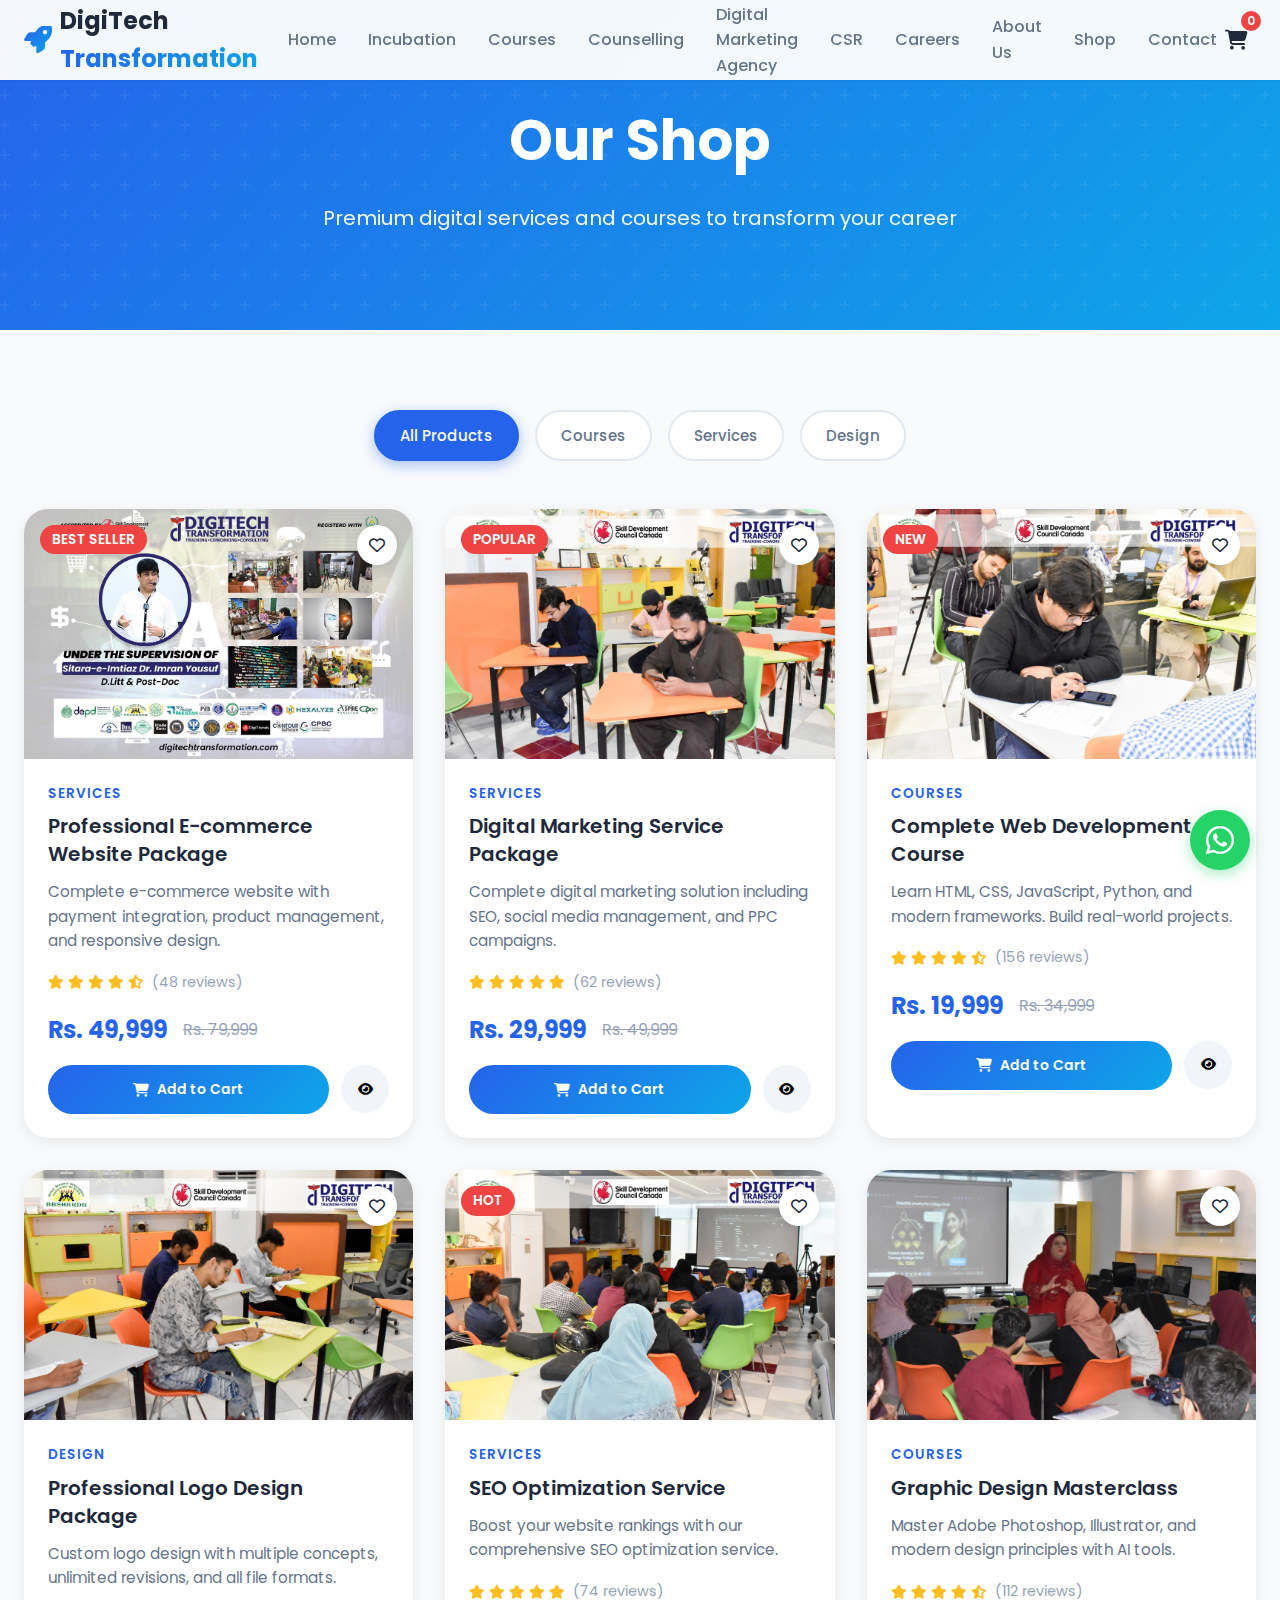
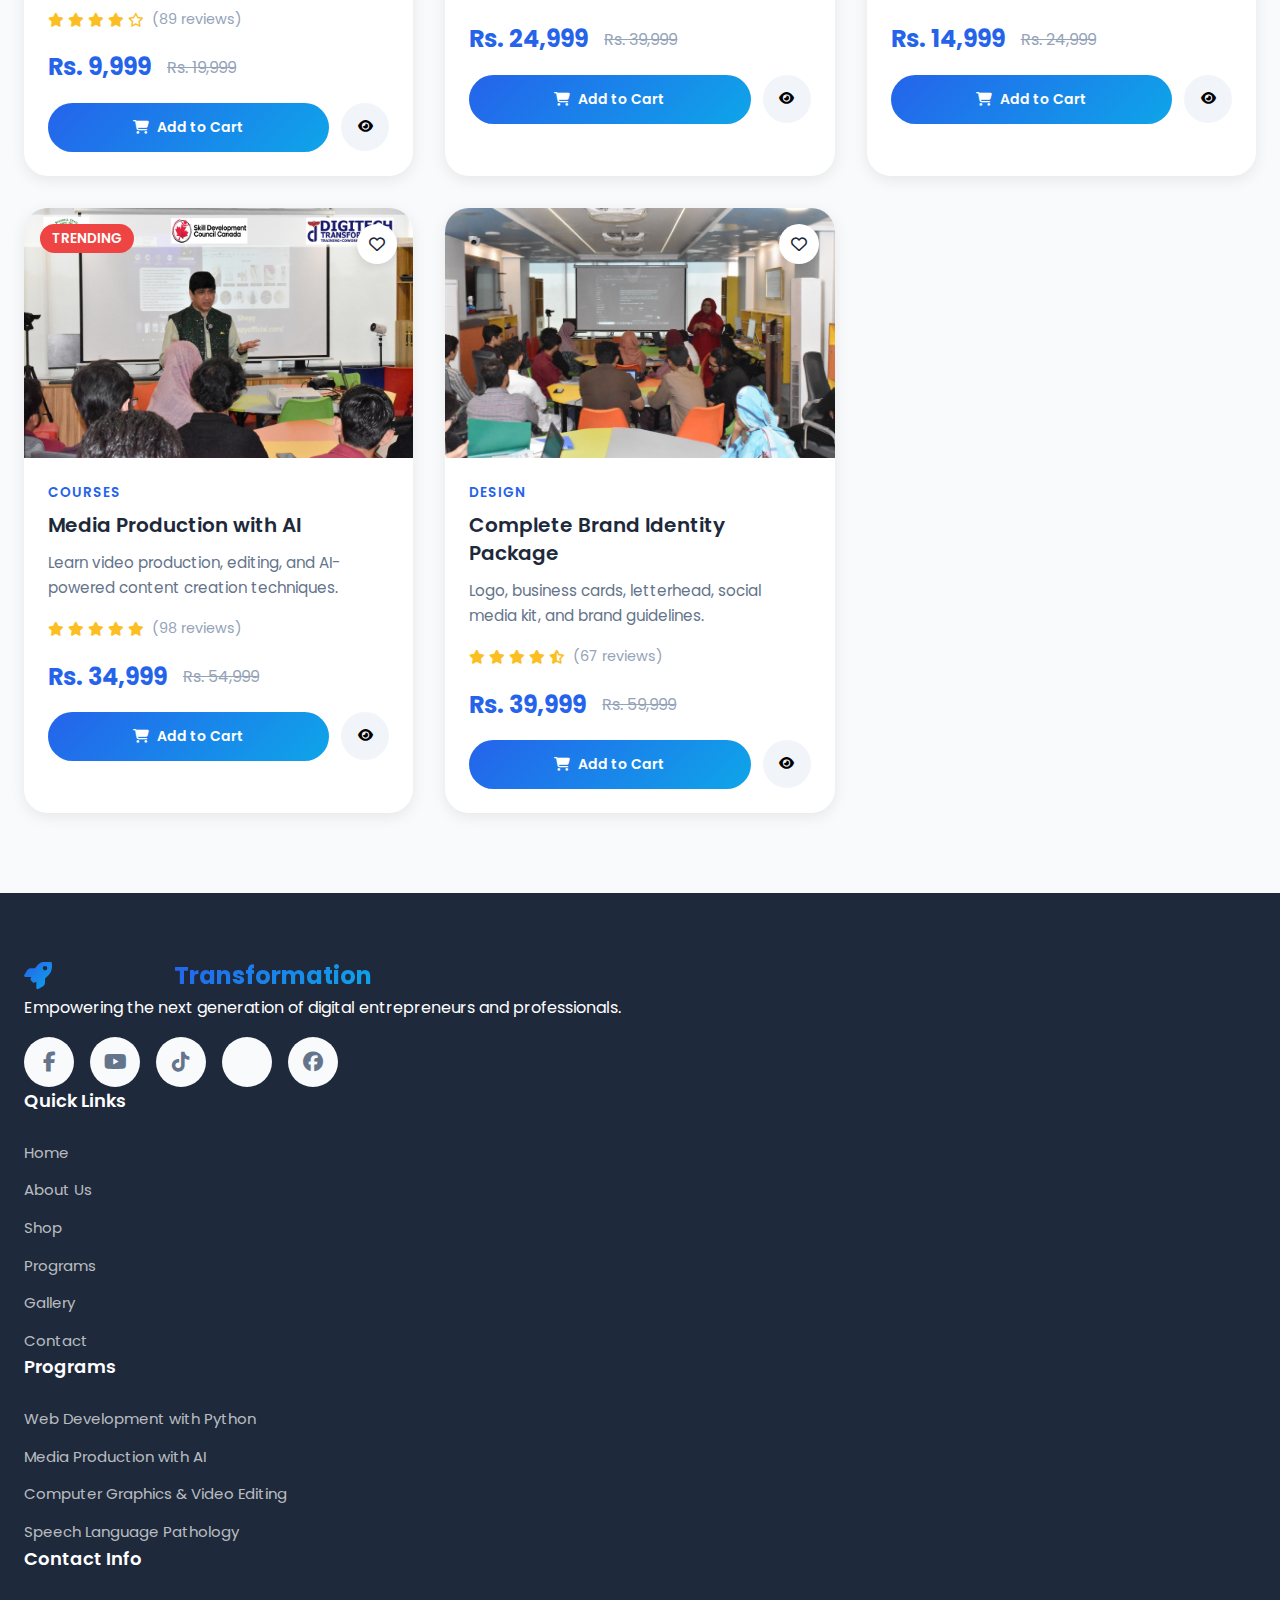
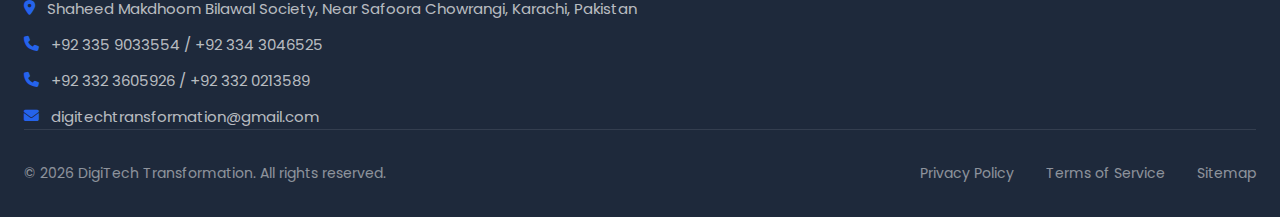
<file: shop.html>
<!DOCTYPE html>
<html lang="en">
<head>
    <meta charset="UTF-8">
    <meta name="viewport" content="width=device-width, initial-scale=1.0">
    <title>Shop - DigiTech Transformation</title>
    <!-- Font Awesome Icons -->
    <link rel="stylesheet" href="https://cdnjs.cloudflare.com/ajax/libs/font-awesome/6.4.0/css/all.min.css">
    <!-- Google Fonts -->
    <link href="https://fonts.googleapis.com/css2?family=Poppins:wght@300;400;500;600;700;800&display=swap" rel="stylesheet">
    <!-- Custom CSS -->
    <link rel="stylesheet" href="style.css">
    <style>
        /* Shop Page Styles */
        .shop-hero {
            padding: 6rem 0;
            background: linear-gradient(135deg, #2563eb 0%, #0ea5e9 100%);
            text-align: center;
            color: white;
            position: relative;
            overflow: hidden;
        }

        .shop-hero::before {
            content: '';
            position: absolute;
            top: 0;
            left: 0;
            right: 0;
            bottom: 0;
            background: url("data:image/svg+xml,%3Csvg width='60' height='60' viewBox='0 0 60 60' xmlns='http://www.w3.org/2000/svg'%3E%3Cg fill='none' fill-rule='evenodd'%3E%3Cg fill='%23ffffff' fill-opacity='0.05'%3E%3Cpath d='M36 34v-4h-2v4h-4v2h4v4h2v-4h4v-2h-4zm0-30V0h-2v4h-4v2h4v4h2V6h4V4h-4zM6 34v-4H4v4H0v2h4v4h2v-4h4v-2H6zM6 4V0H4v4H0v2h4v4h2V6h4V4H6z'/%3E%3C/g%3E%3C/g%3E%3C/svg%3E");
        }

        .shop-hero h1 {
            font-size: 3.5rem;
            margin-bottom: 1rem;
            position: relative;
            z-index: 1;
        }

        .shop-hero p {
            font-size: 1.25rem;
            opacity: 0.95;
            max-width: 700px;
            margin: 0 auto;
            position: relative;
            z-index: 1;
        }

        /* Products Section */
        .shop-section {
            padding: 5rem 0;
            background: #f8fafc;
        }

        .shop-filters {
            display: flex;
            justify-content: center;
            gap: 1rem;
            flex-wrap: wrap;
            margin-bottom: 3rem;
        }

        .filter-btn {
            padding: 0.75rem 1.5rem;
            border: 2px solid #e2e8f0;
            background: white;
            border-radius: 50px;
            cursor: pointer;
            transition: all 0.3s ease;
            font-weight: 500;
            color: #64748b;
        }

        .filter-btn:hover, .filter-btn.active {
            border-color: #2563eb;
            background: #2563eb;
            color: white;
        }

        .products-grid {
            display: grid;
            grid-template-columns: repeat(auto-fill, minmax(320px, 1fr));
            gap: 2rem;
        }

        .product-card {
            background: white;
            border-radius: 1.5rem;
            overflow: hidden;
            box-shadow: 0 4px 15px rgba(0, 0, 0, 0.08);
            transition: transform 0.3s ease, box-shadow 0.3s ease;
        }

        .product-card:hover {
            transform: translateY(-10px);
            box-shadow: 0 20px 40px rgba(0, 0, 0, 0.15);
        }

        .product-image-wrapper {
            position: relative;
            overflow: hidden;
            height: 250px;
        }

        .product-image {
            width: 100%;
            height: 100%;
            object-fit: cover;
            transition: transform 0.5s ease;
        }

        .product-card:hover .product-image {
            transform: scale(1.1);
        }

        .product-badge {
            position: absolute;
            top: 1rem;
            left: 1rem;
            background: #ef4444;
            color: white;
            padding: 0.25rem 0.75rem;
            border-radius: 50px;
            font-size: 0.85rem;
            font-weight: 600;
        }

        .product-wishlist {
            position: absolute;
            top: 1rem;
            right: 1rem;
            width: 40px;
            height: 40px;
            background: white;
            border-radius: 50%;
            display: flex;
            align-items: center;
            justify-content: center;
            cursor: pointer;
            transition: all 0.3s ease;
            box-shadow: 0 2px 10px rgba(0,0,0,0.1);
        }

        .product-wishlist:hover {
            background: #ef4444;
            color: white;
        }

        .product-wishlist.active {
            background: #ef4444;
            color: white;
        }

        .product-info {
            padding: 1.5rem;
        }

        .product-category {
            color: #2563eb;
            font-size: 0.85rem;
            font-weight: 600;
            text-transform: uppercase;
            letter-spacing: 1px;
            margin-bottom: 0.5rem;
        }

        .product-title {
            font-size: 1.25rem;
            color: #1e293b;
            margin-bottom: 0.75rem;
            font-weight: 600;
        }

        .product-description {
            color: #64748b;
            font-size: 0.95rem;
            line-height: 1.6;
            margin-bottom: 1rem;
        }

        .product-rating {
            display: flex;
            align-items: center;
            gap: 0.5rem;
            margin-bottom: 1rem;
        }

        .product-rating .stars {
            color: #fbbf24;
        }

        .product-rating .count {
            color: #94a3b8;
            font-size: 0.9rem;
        }

        .product-price {
            display: flex;
            align-items: center;
            gap: 1rem;
            margin-bottom: 1rem;
        }

        .price-current {
            font-size: 1.5rem;
            font-weight: 700;
            color: #2563eb;
        }

        .price-original {
            font-size: 1rem;
            color: #94a3b8;
            text-decoration: line-through;
        }

        .product-actions {
            display: flex;
            gap: 0.75rem;
        }

        .btn-add-to-cart {
            flex: 1;
            padding: 0.875rem 1.5rem;
            background: linear-gradient(135deg, #2563eb 0%, #0ea5e9 100%);
            color: white;
            border: none;
            border-radius: 50px;
            cursor: pointer;
            font-weight: 600;
            transition: all 0.3s ease;
            display: flex;
            align-items: center;
            justify-content: center;
            gap: 0.5rem;
        }

        .btn-add-to-cart:hover {
            transform: translateY(-2px);
            box-shadow: 0 10px 20px rgba(37, 99, 235, 0.3);
        }

        .btn-quick-view {
            width: 48px;
            height: 48px;
            background: #f1f5f9;
            border: none;
            border-radius: 50%;
            cursor: pointer;
            transition: all 0.3s ease;
            display: flex;
            align-items: center;
            justify-content: center;
        }

        .btn-quick-view:hover {
            background: #2563eb;
            color: white;
        }

        /* Cart Sidebar */
        .cart-overlay {
            position: fixed;
            top: 0;
            left: 0;
            right: 0;
            bottom: 0;
            background: rgba(0, 0, 0, 0.5);
            z-index: 9998;
            opacity: 0;
            visibility: hidden;
            transition: all 0.3s ease;
        }

        .cart-overlay.active {
            opacity: 1;
            visibility: visible;
        }

        .cart-sidebar {
            position: fixed;
            top: 0;
            right: -400px;
            width: 400px;
            max-width: 100%;
            height: 100vh;
            background: white;
            z-index: 9999;
            transition: right 0.3s ease;
            display: flex;
            flex-direction: column;
        }

        .cart-sidebar.active {
            right: 0;
        }

        .cart-header {
            padding: 1.5rem;
            border-bottom: 1px solid #e2e8f0;
            display: flex;
            justify-content: space-between;
            align-items: center;
        }

        .cart-header h3 {
            font-size: 1.25rem;
            color: #1e293b;
        }

        .cart-close {
            width: 40px;
            height: 40px;
            background: #f1f5f9;
            border: none;
            border-radius: 50%;
            cursor: pointer;
            font-size: 1.25rem;
            transition: all 0.3s ease;
        }

        .cart-close:hover {
            background: #ef4444;
            color: white;
        }

        .cart-items {
            flex: 1;
            overflow-y: auto;
            padding: 1.5rem;
        }

        .cart-item {
            display: flex;
            gap: 1rem;
            padding: 1rem 0;
            border-bottom: 1px solid #e2e8f0;
        }

        .cart-item-image {
            width: 80px;
            height: 80px;
            border-radius: 0.75rem;
            overflow: hidden;
            flex-shrink: 0;
        }

        .cart-item-image img {
            width: 100%;
            height: 100%;
            object-fit: cover;
        }

        .cart-item-details {
            flex: 1;
        }

        .cart-item-title {
            font-weight: 600;
            color: #1e293b;
            margin-bottom: 0.25rem;
        }

        .cart-item-price {
            color: #2563eb;
            font-weight: 600;
        }

        .cart-item-quantity {
            display: flex;
            align-items: center;
            gap: 0.5rem;
            margin-top: 0.5rem;
        }

        .qty-btn {
            width: 28px;
            height: 28px;
            background: #f1f5f9;
            border: none;
            border-radius: 50%;
            cursor: pointer;
            font-weight: 600;
        }

        .qty-btn:hover {
            background: #2563eb;
            color: white;
        }

        .cart-item-remove {
            color: #ef4444;
            cursor: pointer;
            align-self: flex-start;
        }

        .cart-empty {
            text-align: center;
            padding: 3rem;
            color: #94a3b8;
        }

        .cart-empty i {
            font-size: 4rem;
            margin-bottom: 1rem;
            display: block;
        }

        .cart-footer {
            padding: 1.5rem;
            border-top: 1px solid #e2e8f0;
            background: #f8fafc;
        }

        .cart-total {
            display: flex;
            justify-content: space-between;
            font-size: 1.25rem;
            font-weight: 700;
            color: #1e293b;
            margin-bottom: 1rem;
        }

        .btn-checkout {
            width: 100%;
            padding: 1rem;
            background: #25d366;
            color: white;
            border: none;
            border-radius: 50px;
            cursor: pointer;
            font-weight: 600;
            font-size: 1rem;
            display: flex;
            align-items: center;
            justify-content: center;
            gap: 0.5rem;
            transition: all 0.3s ease;
        }

        .btn-checkout:hover {
            background: #128c7e;
            transform: translateY(-2px);
        }

        /* Cart Icon in Nav */
        .cart-icon {
            position: relative;
            cursor: pointer;
            font-size: 1.25rem;
            padding: 0.5rem;
        }

        .cart-count {
            position: absolute;
            top: -5px;
            right: -5px;
            background: #ef4444;
            color: white;
            width: 20px;
            height: 20px;
            border-radius: 50%;
            font-size: 0.75rem;
            display: flex;
            align-items: center;
            justify-content: center;
            font-weight: 600;
        }

        /* Toast Notification */
        .toast {
            position: fixed;
            bottom: 2rem;
            left: 50%;
            transform: translateX(-50%) translateY(100px);
            background: #1e293b;
            color: white;
            padding: 1rem 2rem;
            border-radius: 50px;
            z-index: 10000;
            opacity: 0;
            transition: all 0.3s ease;
        }

        .toast.show {
            transform: translateX(-50%) translateY(0);
            opacity: 1;
        }

        .toast.success {
            background: #22c55e;
        }

        /* Responsive */
        @media (max-width: 768px) {
            .shop-hero h1 {
                font-size: 2.5rem;
            }

            .products-grid {
                grid-template-columns: 1fr;
            }

            .cart-sidebar {
                width: 100%;
            }
        }
    </style>
</head>
<body>
    <!-- Navigation -->
    <nav class="navbar">
        <div class="container nav-container">
            <a href="index.html" class="logo">
                <i class="fas fa-rocket"></i>
                <span>DigiTech <span class="highlight">Transformation</span></span>
            </a>

            <ul class="nav-menu">
                <li><a href="index.html">Home</a></li>
                <li><a href="incubation.html">Incubation</a></li>
                <li><a href="courses.html">Courses</a></li>
                <li><a href="counselling.html">Counselling</a></li>
                <li><a href="digital-marketing-agency.html">Digital Marketing Agency</a></li>
                <li><a href="csr.html">CSR</a></li>
                <li><a href="careers.html">Careers</a></li>
                <li><a href="about.html">About Us</a></li>
                <li><a href="shop.html" class="active">Shop</a></li>
                <li><a href="contact.html">Contact</a></li>
            </ul>

            <div class="nav-cta">
                <div class="cart-icon" id="cartIcon">
                    <i class="fas fa-shopping-cart"></i>
                    <span class="cart-count" id="cartCount">0</span>
                </div>
            </div>

            <button class="mobile-toggle" aria-label="Toggle navigation">
                <span class="hamburger"></span>
            </button>
        </div>
    </nav>

    <!-- Shop Hero -->
    <section class="shop-hero">
        <div class="container">
            <h1>Our Shop</h1>
            <p>Premium digital services and courses to transform your career</p>
        </div>
    </section>

    <!-- Products Section -->
    <section class="shop-section">
        <div class="container">
            <!-- Filter Buttons -->
            <div class="shop-filters">
                <button class="filter-btn active" data-filter="all">All Products</button>
                <button class="filter-btn" data-filter="courses">Courses</button>
                <button class="filter-btn" data-filter="services">Services</button>
                <button class="filter-btn" data-filter="design">Design</button>
            </div>

            <!-- Products Grid -->
            <div class="products-grid">
                <!-- Product 1 -->
                <div class="product-card" data-category="services">
                    <div class="product-image-wrapper">
                        <img src="images/lms-digite-banner-1.jpg" alt="E-commerce Website Package" class="product-image">
                        <span class="product-badge">Best Seller</span>
                        <div class="product-wishlist"><i class="far fa-heart"></i></div>
                    </div>
                    <div class="product-info">
                        <div class="product-category">Services</div>
                        <h3 class="product-title">Professional E-commerce Website Package</h3>
                        <p class="product-description">Complete e-commerce website with payment integration, product management, and responsive design.</p>
                        <div class="product-rating">
                            <div class="stars">
                                <i class="fas fa-star"></i>
                                <i class="fas fa-star"></i>
                                <i class="fas fa-star"></i>
                                <i class="fas fa-star"></i>
                                <i class="fas fa-star-half-alt"></i>
                            </div>
                            <span class="count">(48 reviews)</span>
                        </div>
                        <div class="product-price">
                            <span class="price-current">Rs. 49,999</span>
                            <span class="price-original">Rs. 79,999</span>
                        </div>
                        <div class="product-actions">
                            <button class="btn-add-to-cart" data-id="1" data-name="Professional E-commerce Website Package" data-price="49999" data-image="images/lms-digite-banner-1.jpg">
                                <i class="fas fa-shopping-cart"></i> Add to Cart
                            </button>
                            <button class="btn-quick-view"><i class="fas fa-eye"></i></button>
                        </div>
                    </div>
                </div>

                <!-- Product 2 -->
                <div class="product-card" data-category="services">
                    <div class="product-image-wrapper">
                        <img src="images/637495540_122171100038868432_2590639003585552919_n.jpg" alt="Digital Marketing Package" class="product-image">
                        <span class="product-badge">Popular</span>
                        <div class="product-wishlist"><i class="far fa-heart"></i></div>
                    </div>
                    <div class="product-info">
                        <div class="product-category">Services</div>
                        <h3 class="product-title">Digital Marketing Service Package</h3>
                        <p class="product-description">Complete digital marketing solution including SEO, social media management, and PPC campaigns.</p>
                        <div class="product-rating">
                            <div class="stars">
                                <i class="fas fa-star"></i>
                                <i class="fas fa-star"></i>
                                <i class="fas fa-star"></i>
                                <i class="fas fa-star"></i>
                                <i class="fas fa-star"></i>
                            </div>
                            <span class="count">(62 reviews)</span>
                        </div>
                        <div class="product-price">
                            <span class="price-current">Rs. 29,999</span>
                            <span class="price-original">Rs. 49,999</span>
                        </div>
                        <div class="product-actions">
                            <button class="btn-add-to-cart" data-id="2" data-name="Digital Marketing Service Package" data-price="29999" data-image="images/637495540_122171100038868432_2590639003585552919_n.jpg">
                                <i class="fas fa-shopping-cart"></i> Add to Cart
                            </button>
                            <button class="btn-quick-view"><i class="fas fa-eye"></i></button>
                        </div>
                    </div>
                </div>

                <!-- Product 3 -->
                <div class="product-card" data-category="courses">
                    <div class="product-image-wrapper">
                        <img src="images/636171682_122171100020868432_4897636850084145732_n.jpg" alt="Web Development Course" class="product-image">
                        <span class="product-badge">New</span>
                        <div class="product-wishlist"><i class="far fa-heart"></i></div>
                    </div>
                    <div class="product-info">
                        <div class="product-category">Courses</div>
                        <h3 class="product-title">Complete Web Development Course</h3>
                        <p class="product-description">Learn HTML, CSS, JavaScript, Python, and modern frameworks. Build real-world projects.</p>
                        <div class="product-rating">
                            <div class="stars">
                                <i class="fas fa-star"></i>
                                <i class="fas fa-star"></i>
                                <i class="fas fa-star"></i>
                                <i class="fas fa-star"></i>
                                <i class="fas fa-star-half-alt"></i>
                            </div>
                            <span class="count">(156 reviews)</span>
                        </div>
                        <div class="product-price">
                            <span class="price-current">Rs. 19,999</span>
                            <span class="price-original">Rs. 34,999</span>
                        </div>
                        <div class="product-actions">
                            <button class="btn-add-to-cart" data-id="3" data-name="Complete Web Development Course" data-price="19999" data-image="images/636171682_122171100020868432_4897636850084145732_n.jpg">
                                <i class="fas fa-shopping-cart"></i> Add to Cart
                            </button>
                            <button class="btn-quick-view"><i class="fas fa-eye"></i></button>
                        </div>
                    </div>
                </div>

                <!-- Product 4 -->
                <div class="product-card" data-category="design">
                    <div class="product-image-wrapper">
                        <img src="images/638006965_122171099996868432_1920477552427040754_n.jpg" alt="Logo Design Package" class="product-image">
                        <div class="product-wishlist"><i class="far fa-heart"></i></div>
                    </div>
                    <div class="product-info">
                        <div class="product-category">Design</div>
                        <h3 class="product-title">Professional Logo Design Package</h3>
                        <p class="product-description">Custom logo design with multiple concepts, unlimited revisions, and all file formats.</p>
                        <div class="product-rating">
                            <div class="stars">
                                <i class="fas fa-star"></i>
                                <i class="fas fa-star"></i>
                                <i class="fas fa-star"></i>
                                <i class="fas fa-star"></i>
                                <i class="far fa-star"></i>
                            </div>
                            <span class="count">(89 reviews)</span>
                        </div>
                        <div class="product-price">
                            <span class="price-current">Rs. 9,999</span>
                            <span class="price-original">Rs. 19,999</span>
                        </div>
                        <div class="product-actions">
                            <button class="btn-add-to-cart" data-id="4" data-name="Professional Logo Design Package" data-price="9999" data-image="images/638006965_122171099996868432_1920477552427040754_n.jpg">
                                <i class="fas fa-shopping-cart"></i> Add to Cart
                            </button>
                            <button class="btn-quick-view"><i class="fas fa-eye"></i></button>
                        </div>
                    </div>
                </div>

                <!-- Product 5 -->
                <div class="product-card" data-category="services">
                    <div class="product-image-wrapper">
                        <img src="images/638232899_122171262668868432_3111084298890015528_n.jpg" alt="SEO Optimization" class="product-image">
                        <span class="product-badge">Hot</span>
                        <div class="product-wishlist"><i class="far fa-heart"></i></div>
                    </div>
                    <div class="product-info">
                        <div class="product-category">Services</div>
                        <h3 class="product-title">SEO Optimization Service</h3>
                        <p class="product-description">Boost your website rankings with our comprehensive SEO optimization service.</p>
                        <div class="product-rating">
                            <div class="stars">
                                <i class="fas fa-star"></i>
                                <i class="fas fa-star"></i>
                                <i class="fas fa-star"></i>
                                <i class="fas fa-star"></i>
                                <i class="fas fa-star"></i>
                            </div>
                            <span class="count">(74 reviews)</span>
                        </div>
                        <div class="product-price">
                            <span class="price-current">Rs. 24,999</span>
                            <span class="price-original">Rs. 39,999</span>
                        </div>
                        <div class="product-actions">
                            <button class="btn-add-to-cart" data-id="5" data-name="SEO Optimization Service" data-price="24999" data-image="images/638232899_122171262668868432_3111084298890015528_n.jpg">
                                <i class="fas fa-shopping-cart"></i> Add to Cart
                            </button>
                            <button class="btn-quick-view"><i class="fas fa-eye"></i></button>
                        </div>
                    </div>
                </div>

                <!-- Product 6 -->
                <div class="product-card" data-category="courses">
                    <div class="product-image-wrapper">
                        <img src="images/640059429_122171817098868432_5178230762912461307_n.jpg" alt="Graphic Design Course" class="product-image">
                        <div class="product-wishlist"><i class="far fa-heart"></i></div>
                    </div>
                    <div class="product-info">
                        <div class="product-category">Courses</div>
                        <h3 class="product-title">Graphic Design Masterclass</h3>
                        <p class="product-description">Master Adobe Photoshop, Illustrator, and modern design principles with AI tools.</p>
                        <div class="product-rating">
                            <div class="stars">
                                <i class="fas fa-star"></i>
                                <i class="fas fa-star"></i>
                                <i class="fas fa-star"></i>
                                <i class="fas fa-star"></i>
                                <i class="fas fa-star-half-alt"></i>
                            </div>
                            <span class="count">(112 reviews)</span>
                        </div>
                        <div class="product-price">
                            <span class="price-current">Rs. 14,999</span>
                            <span class="price-original">Rs. 24,999</span>
                        </div>
                        <div class="product-actions">
                            <button class="btn-add-to-cart" data-id="6" data-name="Graphic Design Masterclass" data-price="14999" data-image="images/640059429_122171817098868432_5178230762912461307_n.jpg">
                                <i class="fas fa-shopping-cart"></i> Add to Cart
                            </button>
                            <button class="btn-quick-view"><i class="fas fa-eye"></i></button>
                        </div>
                    </div>
                </div>

                <!-- Product 7 -->
                <div class="product-card" data-category="courses">
                    <div class="product-image-wrapper">
                        <img src="images/641078032_122171743112868432_2375003023964913785_n.jpg" alt="Media Production Course" class="product-image">
                        <span class="product-badge">Trending</span>
                        <div class="product-wishlist"><i class="far fa-heart"></i></div>
                    </div>
                    <div class="product-info">
                        <div class="product-category">Courses</div>
                        <h3 class="product-title">Media Production with AI</h3>
                        <p class="product-description">Learn video production, editing, and AI-powered content creation techniques.</p>
                        <div class="product-rating">
                            <div class="stars">
                                <i class="fas fa-star"></i>
                                <i class="fas fa-star"></i>
                                <i class="fas fa-star"></i>
                                <i class="fas fa-star"></i>
                                <i class="fas fa-star"></i>
                            </div>
                            <span class="count">(98 reviews)</span>
                        </div>
                        <div class="product-price">
                            <span class="price-current">Rs. 34,999</span>
                            <span class="price-original">Rs. 54,999</span>
                        </div>
                        <div class="product-actions">
                            <button class="btn-add-to-cart" data-id="7" data-name="Media Production with AI" data-price="34999" data-image="images/641078032_122171743112868432_2375003023964913785_n.jpg">
                                <i class="fas fa-shopping-cart"></i> Add to Cart
                            </button>
                            <button class="btn-quick-view"><i class="fas fa-eye"></i></button>
                        </div>
                    </div>
                </div>

                <!-- Product 8 -->
                <div class="product-card" data-category="design">
                    <div class="product-image-wrapper">
                        <img src="images/640313801_122171817008868432_5717819675186418139_n.jpg" alt="Brand Identity Package" class="product-image">
                        <div class="product-wishlist"><i class="far fa-heart"></i></div>
                    </div>
                    <div class="product-info">
                        <div class="product-category">Design</div>
                        <h3 class="product-title">Complete Brand Identity Package</h3>
                        <p class="product-description">Logo, business cards, letterhead, social media kit, and brand guidelines.</p>
                        <div class="product-rating">
                            <div class="stars">
                                <i class="fas fa-star"></i>
                                <i class="fas fa-star"></i>
                                <i class="fas fa-star"></i>
                                <i class="fas fa-star"></i>
                                <i class="fas fa-star-half-alt"></i>
                            </div>
                            <span class="count">(67 reviews)</span>
                        </div>
                        <div class="product-price">
                            <span class="price-current">Rs. 39,999</span>
                            <span class="price-original">Rs. 59,999</span>
                        </div>
                        <div class="product-actions">
                            <button class="btn-add-to-cart" data-id="8" data-name="Complete Brand Identity Package" data-price="39999" data-image="images/640313801_122171817008868432_5717819675186418139_n.jpg">
                                <i class="fas fa-shopping-cart"></i> Add to Cart
                            </button>
                            <button class="btn-quick-view"><i class="fas fa-eye"></i></button>
                        </div>
                    </div>
                </div>
            </div>
        </div>
    </section>

    <!-- Cart Overlay -->
    <div class="cart-overlay" id="cartOverlay"></div>

    <!-- Cart Sidebar -->
    <div class="cart-sidebar" id="cartSidebar">
        <div class="cart-header">
            <h3><i class="fas fa-shopping-cart"></i> Shopping Cart</h3>
            <button class="cart-close" id="cartClose"><i class="fas fa-times"></i></button>
        </div>
        <div class="cart-items" id="cartItems">
            <div class="cart-empty">
                <i class="fas fa-shopping-basket"></i>
                <p>Your cart is empty</p>
            </div>
        </div>
        <div class="cart-footer">
            <div class="cart-total">
                <span>Total:</span>
                <span id="cartTotal">Rs. 0</span>
            </div>
            <button class="btn-checkout" id="checkoutBtn">
                <i class="fab fa-whatsapp"></i> Checkout via WhatsApp
            </button>
        </div>
    </div>

    <!-- Toast Notification -->
    <div class="toast" id="toast"></div>

    <!-- Footer -->
    <footer class="footer">
        <div class="container">
            <div class="footer-content">
                <div class="footer-brand">
                    <a href="index.html" class="logo">
                        <i class="fas fa-rocket"></i>
                        <span>DigiTech <span class="highlight">Transformation</span></span>
                    </a>
                    <p>Empowering the next generation of digital entrepreneurs and professionals.</p>
                    <div class="social-links">
                        <a href="https://www.facebook.com/profile.php?id=100064065330176" target="_blank" rel="noopener" class="social-link"><i class="fab fa-facebook-f"></i></a>
                        <a href="https://www.youtube.com/@JunaidUlHaqueSheikh-g3z" target="_blank" rel="noopener" class="social-link"><i class="fab fa-youtube"></i></a>
                        <a href="https://www.tiktok.com/@junaid.ul.haque.s65" target="_blank" rel="noopener" class="social-link"><i class="fab fa-tiktok"></i></a>
                        <a href="https://www.fiverr.com/users/junaidsheikh000/portfolio" target="_blank" rel="noopener" class="social-link"><i class="fab fa-fiverr"></i></a>
                        <a href="https://www.facebook.com/groups/958910999994384" target="_blank" rel="noopener" class="social-link"><i class="fab fa-facebook"></i></a>
                    </div>
                </div>

                <div class="footer-links">
                    <h4>Quick Links</h4>
                    <ul>
                        <li><a href="index.html">Home</a></li>
                        <li><a href="about.html">About Us</a></li>
                        <li><a href="shop.html">Shop</a></li>
                        <li><a href="index.html#programs">Programs</a></li>
                        <li><a href="gallery.html">Gallery</a></li>
                        <li><a href="index.html#contact">Contact</a></li>
                    </ul>
                </div>

                <div class="footer-links">
                    <h4>Programs</h4>
                    <ul>
                        <li><a href="programs.html">Web Development with Python</a></li>
                        <li><a href="programs.html">Media Production with AI</a></li>
                        <li><a href="programs.html">Computer Graphics &amp; Video Editing</a></li>
                        <li><a href="programs.html">Speech Language Pathology</a></li>
                    </ul>
                </div>

                <div class="footer-contact">
                    <h4>Contact Info</h4>
                    <ul>
                        <li><i class="fas fa-map-marker-alt"></i> Shaheed Makdhoom Bilawal Society, Near Safoora Chowrangi, Karachi, Pakistan</li>
                        <li><i class="fas fa-phone"></i> +92 335 9033554 / +92 334 3046525</li>
                        <li><i class="fas fa-phone"></i> +92 332 3605926 / +92 332 0213589</li>
                        <li><i class="fas fa-envelope"></i> digitechtransformation@gmail.com</li>
                    </ul>
                </div>
            </div>

            <div class="footer-bottom">
                <p>&copy; 2026 DigiTech Transformation. All rights reserved.</p>
                <div class="footer-bottom-links">
                    <a href="#">Privacy Policy</a>
                    <a href="#">Terms of Service</a>
                    <a href="#">Sitemap</a>
                </div>
            </div>
        </div>
    </footer>

    <!-- WhatsApp Float Button -->
    <a href="https://wa.me/923359033554" class="whatsapp-float" target="_blank" title="Chat on WhatsApp">
        <i class="fab fa-whatsapp"></i>
    </a>

    <!-- Scroll to Top Button -->
    <button class="scroll-top" aria-label="Scroll to top">
        <i class="fas fa-arrow-up"></i>
    </button>

    <script src="script.js"></script>
    <script>
        // Shopping Cart Functionality
        let cart = JSON.parse(localStorage.getItem('cart')) || [];

        // DOM Elements
        const cartIcon = document.getElementById('cartIcon');
        const cartSidebar = document.getElementById('cartSidebar');
        const cartOverlay = document.getElementById('cartOverlay');
        const cartClose = document.getElementById('cartClose');
        const cartItems = document.getElementById('cartItems');
        const cartCount = document.getElementById('cartCount');
        const cartTotal = document.getElementById('cartTotal');
        const checkoutBtn = document.getElementById('checkoutBtn');
        const toast = document.getElementById('toast');

        // Initialize
        updateCart();

        // Cart Toggle
        cartIcon.addEventListener('click', () => {
            cartSidebar.classList.add('active');
            cartOverlay.classList.add('active');
        });

        cartClose.addEventListener('click', closeCart);
        cartOverlay.addEventListener('click', closeCart);

        function closeCart() {
            cartSidebar.classList.remove('active');
            cartOverlay.classList.remove('active');
        }

        // Add to Cart
        document.querySelectorAll('.btn-add-to-cart').forEach(btn => {
            btn.addEventListener('click', function() {
                const id = this.dataset.id;
                const name = this.dataset.name;
                const price = parseInt(this.dataset.price);
                const image = this.dataset.image;

                const existingItem = cart.find(item => item.id === id);
                if (existingItem) {
                    existingItem.quantity++;
                } else {
                    cart.push({ id, name, price, image, quantity: 1 });
                }

                saveCart();
                updateCart();
                showToast('Product added to cart!', 'success');
            });
        });

        // Update Cart Display
        function updateCart() {
            cartCount.textContent = cart.reduce((sum, item) => sum + item.quantity, 0);

            if (cart.length === 0) {
                cartItems.innerHTML = `
                    <div class="cart-empty">
                        <i class="fas fa-shopping-basket"></i>
                        <p>Your cart is empty</p>
                    </div>
                `;
            } else {
                cartItems.innerHTML = cart.map(item => `
                    <div class="cart-item">
                        <div class="cart-item-image">
                            <img src="${item.image}" alt="${item.name}">
                        </div>
                        <div class="cart-item-details">
                            <div class="cart-item-title">${item.name}</div>
                            <div class="cart-item-price">Rs. ${item.price.toLocaleString()}</div>
                            <div class="cart-item-quantity">
                                <button class="qty-btn" onclick="updateQuantity('${item.id}', -1)">-</button>
                                <span>${item.quantity}</span>
                                <button class="qty-btn" onclick="updateQuantity('${item.id}', 1)">+</button>
                            </div>
                        </div>
                        <div class="cart-item-remove" onclick="removeItem('${item.id}')">
                            <i class="fas fa-trash"></i>
                        </div>
                    </div>
                `).join('');
            }

            const total = cart.reduce((sum, item) => sum + (item.price * item.quantity), 0);
            cartTotal.textContent = `Rs. ${total.toLocaleString()}`;
        }

        // Update Quantity
        function updateQuantity(id, change) {
            const item = cart.find(item => item.id === id);
            if (item) {
                item.quantity += change;
                if (item.quantity <= 0) {
                    cart = cart.filter(item => item.id !== id);
                }
                saveCart();
                updateCart();
            }
        }

        // Remove Item
        function removeItem(id) {
            cart = cart.filter(item => item.id !== id);
            saveCart();
            updateCart();
            showToast('Item removed from cart');
        }

        // Save Cart
        function saveCart() {
            localStorage.setItem('cart', JSON.stringify(cart));
        }

        // Show Toast
        function showToast(message, type = '') {
            toast.textContent = message;
            toast.className = 'toast show ' + type;
            setTimeout(() => {
                toast.className = 'toast';
            }, 3000);
        }

        // Checkout via WhatsApp
        checkoutBtn.addEventListener('click', () => {
            if (cart.length === 0) {
                showToast('Your cart is empty!');
                return;
            }

            let message = 'Hello! I would like to order:\n\n';
            cart.forEach(item => {
                message += `- ${item.name} x${item.quantity} = Rs. ${(item.price * item.quantity).toLocaleString()}\n`;
            });
            const total = cart.reduce((sum, item) => sum + (item.price * item.quantity), 0);
            message += `\nTotal: Rs. ${total.toLocaleString()}`;
            message += '\n\nPlease confirm my order.';

            const whatsappUrl = `https://wa.me/923359033554?text=${encodeURIComponent(message)}`;
            window.open(whatsappUrl, '_blank');
        });

        // Filter Products
        document.querySelectorAll('.filter-btn').forEach(btn => {
            btn.addEventListener('click', function() {
                document.querySelectorAll('.filter-btn').forEach(b => b.classList.remove('active'));
                this.classList.add('active');

                const filter = this.dataset.filter;
                document.querySelectorAll('.product-card').forEach(card => {
                    if (filter === 'all' || card.dataset.category === filter) {
                        card.style.display = 'block';
                    } else {
                        card.style.display = 'none';
                    }
                });
            });
        });

        // Wishlist Toggle
        document.querySelectorAll('.product-wishlist').forEach(btn => {
            btn.addEventListener('click', function() {
                this.classList.toggle('active');
                if (this.classList.contains('active')) {
                    this.innerHTML = '<i class="fas fa-heart"></i>';
                    showToast('Added to wishlist!');
                } else {
                    this.innerHTML = '<i class="far fa-heart"></i>';
                    showToast('Removed from wishlist');
                }
            });
        });
    </script>
</body>
</html>
</file>
<file: style.css>
/* ========================================
   DigiTech Transformation - Main Stylesheet
   ======================================== */

/* CSS Variables */
:root {
    --primary-color: #2563eb;
    --primary-dark: #1d4ed8;
    --primary-light: #3b82f6;
    --secondary-color: #0ea5e9;
    --accent-color: #8b5cf6;
    --gradient-start: #2563eb;
    --gradient-end: #0ea5e9;
    
    --text-dark: #1e293b;
    --text-gray: #64748b;
    --text-light: #94a3b8;
    
    --bg-white: #ffffff;
    --bg-light: #f8fafc;
    --bg-gray: #f1f5f9;
    
    --success: #10b981;
    --warning: #f59e0b;
    --error: #ef4444;
    
    --shadow-sm: 0 1px 2px 0 rgb(0 0 0 / 0.05);
    --shadow: 0 4px 6px -1px rgb(0 0 0 / 0.1), 0 2px 4px -2px rgb(0 0 0 / 0.1);
    --shadow-md: 0 10px 15px -3px rgb(0 0 0 / 0.1), 0 4px 6px -4px rgb(0 0 0 / 0.1);
    --shadow-lg: 0 20px 25px -5px rgb(0 0 0 / 0.1), 0 8px 10px -6px rgb(0 0 0 / 0.1);
    --shadow-xl: 0 25px 50px -12px rgb(0 0 0 / 0.25);
    
    --radius-sm: 0.375rem;
    --radius: 0.5rem;
    --radius-md: 0.75rem;
    --radius-lg: 1rem;
    --radius-xl: 1.5rem;
    
    --transition: all 0.3s ease;
    --transition-fast: all 0.15s ease;
}

/* Reset & Base Styles */
*, *::before, *::after {
    margin: 0;
    padding: 0;
    box-sizing: border-box;
}

html {
    scroll-behavior: smooth;
    scroll-padding-top: 80px;
}

body {
    font-family: 'Poppins', -apple-system, BlinkMacSystemFont, 'Segoe UI', sans-serif;
    font-size: 16px;
    line-height: 1.6;
    color: var(--text-dark);
    background-color: var(--bg-white);
    overflow-x: hidden;
}

img {
    max-width: 100%;
    height: auto;
    display: block;
}

a {
    text-decoration: none;
    color: inherit;
    transition: var(--transition);
}

ul {
    list-style: none;
}

button {
    font-family: inherit;
    cursor: pointer;
    border: none;
    background: none;
}

input, textarea, select {
    font-family: inherit;
    font-size: inherit;
}

/* Container */
.container {
    width: 100%;
    max-width: 1280px;
    margin: 0 auto;
    padding: 0 1.5rem;
}

/* Section Styles */
section {
    padding: 5rem 0;
}

.section-header {
    text-align: center;
    max-width: 700px;
    margin: 0 auto 3.5rem;
}

.section-badge {
    display: inline-block;
    padding: 0.5rem 1rem;
    background: linear-gradient(135deg, var(--primary-color), var(--secondary-color));
    color: white;
    font-size: 0.875rem;
    font-weight: 600;
    border-radius: 50px;
    text-transform: uppercase;
    letter-spacing: 0.5px;
    margin-bottom: 1rem;
}

.section-title {
    font-size: 2.5rem;
    font-weight: 700;
    line-height: 1.2;
    margin-bottom: 1rem;
    color: var(--text-dark);
}

.section-subtitle {
    font-size: 1.125rem;
    color: var(--text-gray);
    line-height: 1.7;
}

/* Buttons */
.btn {
    display: inline-flex;
    align-items: center;
    justify-content: center;
    gap: 0.5rem;
    padding: 0.75rem 1.5rem;
    font-size: 1rem;
    font-weight: 600;
    border-radius: var(--radius);
    transition: var(--transition);
    text-align: center;
    white-space: nowrap;
}

.btn i {
    font-size: 0.875rem;
}

.btn-primary {
    background: linear-gradient(135deg, var(--primary-color), var(--primary-dark));
    color: white;
    box-shadow: 0 4px 14px 0 rgba(37, 99, 235, 0.4);
}

.btn-primary:hover {
    transform: translateY(-2px);
    box-shadow: 0 6px 20px 0 rgba(37, 99, 235, 0.5);
}

.btn-outline {
    background: transparent;
    color: var(--primary-color);
    border: 2px solid var(--primary-color);
}

.btn-outline:hover {
    background: var(--primary-color);
    color: white;
}

.btn-outline-light {
    background: transparent;
    color: white;
    border: 2px solid white;
}

.btn-outline-light:hover {
    background: white;
    color: var(--primary-color);
}

.btn-lg {
    padding: 1rem 2rem;
    font-size: 1.125rem;
}

.btn-sm {
    padding: 0.5rem 1rem;
    font-size: 0.875rem;
}

.btn-block {
    width: 100%;
}

/* ========================================
   Navigation
   ======================================== */
.navbar {
    position: fixed;
    top: 0;
    left: 0;
    right: 0;
    z-index: 1000;
    background: rgba(255, 255, 255, 0.95);
    backdrop-filter: blur(10px);
    box-shadow: var(--shadow-sm);
    transition: var(--transition);
}

.navbar.scrolled {
    box-shadow: var(--shadow-md);
}

.nav-container {
    display: flex;
    align-items: center;
    justify-content: space-between;
    height: 80px;
}

.logo {
    display: flex;
    align-items: center;
    gap: 0.5rem;
    font-size: 1.5rem;
    font-weight: 700;
    color: var(--text-dark);
}

.logo i {
    font-size: 1.75rem;
    background: linear-gradient(135deg, var(--primary-color), var(--secondary-color));
    -webkit-background-clip: text;
    -webkit-text-fill-color: transparent;
    background-clip: text;
}

.logo .highlight {
    background: linear-gradient(135deg, var(--primary-color), var(--secondary-color));
    -webkit-background-clip: text;
    -webkit-text-fill-color: transparent;
    background-clip: text;
}

.nav-menu {
    display: flex;
    align-items: center;
    gap: 2rem;
}

.nav-menu a {
    font-weight: 500;
    color: var(--text-gray);
    position: relative;
}

.nav-menu a::after {
    content: '';
    position: absolute;
    bottom: -5px;
    left: 0;
    width: 0;
    height: 2px;
    background: linear-gradient(135deg, var(--primary-color), var(--secondary-color));
    transition: var(--transition);
}

.nav-menu a:hover {
    color: var(--primary-color);
}

.nav-menu a:hover::after {
    width: 100%;
}

.nav-cta {
    display: flex;
    align-items: center;
}

.mobile-toggle {
    display: none;
    flex-direction: column;
    gap: 5px;
    padding: 0.5rem;
}

.hamburger {
    width: 25px;
    height: 3px;
    background: var(--text-dark);
    border-radius: 3px;
    position: relative;
    transition: var(--transition);
}

.hamburger::before,
.hamburger::after {
    content: '';
    position: absolute;
    width: 25px;
    height: 3px;
    background: var(--text-dark);
    border-radius: 3px;
    transition: var(--transition);
}

.hamburger::before {
    top: -8px;
}

.hamburger::after {
    top: 8px;
}

/* ========================================
   Hero Section
   ======================================== */
.hero {
    padding: 10rem 0 5rem;
    background: var(--bg-white);
    position: relative;
    overflow: hidden;
}

.hero-bg-image {
    position: absolute;
    top: 0;
    left: 0;
    right: 0;
    bottom: 0;
    overflow: hidden;
    z-index: 0;
}

.hero-background-img {
    width: 100%;
    height: 100%;
    object-fit: cover;
    opacity: 0.15;
}

.shape {
    position: absolute;
    border-radius: 50%;
    opacity: 0.1;
}

.shape-1 {
    width: 600px;
    height: 600px;
    background: linear-gradient(135deg, var(--primary-color), var(--secondary-color));
    top: -200px;
    right: -200px;
}

.shape-2 {
    width: 400px;
    height: 400px;
    background: var(--accent-color);
    bottom: -100px;
    left: -100px;
}

.shape-3 {
    width: 200px;
    height: 200px;
    background: var(--secondary-color);
    top: 50%;
    left: 50%;
}

.hero-container {
    display: grid;
    grid-template-columns: 1fr 1fr;
    gap: 4rem;
    align-items: center;
    position: relative;
    z-index: 1;
}

.hero-badge {
    display: inline-flex;
    align-items: center;
    gap: 0.5rem;
    padding: 0.5rem 1rem;
    background: var(--bg-light);
    color: var(--primary-color);
    font-size: 0.875rem;
    font-weight: 600;
    border-radius: 50px;
    margin-bottom: 1.5rem;
}

.hero-badge i {
    color: var(--warning);
}

.hero-title {
    font-size: 3.5rem;
    font-weight: 800;
    line-height: 1.1;
    margin-bottom: 1.5rem;
    color: var(--text-dark);
}

.gradient-text {
    background: linear-gradient(135deg, var(--primary-color), var(--secondary-color));
    -webkit-background-clip: text;
    -webkit-text-fill-color: transparent;
    background-clip: text;
}

.hero-subtitle {
    font-size: 1.25rem;
    color: var(--text-gray);
    line-height: 1.8;
    margin-bottom: 2rem;
}

.hero-cta {
    display: flex;
    gap: 1rem;
    margin-bottom: 3rem;
    flex-wrap: wrap;
}

.hero-stats {
    display: flex;
    gap: 3rem;
}

.stat-item {
    display: flex;
    flex-direction: column;
}

.stat-number {
    font-size: 2rem;
    font-weight: 700;
    color: var(--primary-color);
}

.stat-label {
    font-size: 0.875rem;
    color: var(--text-gray);
}

.hero-location {
    margin-bottom: 1.5rem;
}

.hero-location p {
    display: flex;
    align-items: center;
    gap: 0.5rem;
    margin-bottom: 0.5rem;
    color: var(--text-gray);
    font-size: 0.95rem;
}

.hero-location p i {
    color: var(--primary-color);
}

.hero-hashtags {
    margin-top: 1.5rem;
    padding: 1rem;
    background: rgba(37, 99, 235, 0.1);
    border-radius: var(--radius-md);
}

.hero-hashtags p {
    color: var(--text-gray);
    font-size: 0.85rem;
    line-height: 1.8;
}

.hero-image {
    position: relative;
}

.hero-image-wrapper {
    position: relative;
}

.hero-main-img {
    width: 100%;
    height: 500px;
    object-fit: cover;
    border-radius: var(--radius-xl);
    box-shadow: var(--shadow-xl);
}

.floating-card {
    position: absolute;
    display: flex;
    align-items: center;
    gap: 0.75rem;
    padding: 1rem 1.25rem;
    background: white;
    border-radius: var(--radius-lg);
    box-shadow: var(--shadow-lg);
    font-weight: 600;
    font-size: 0.875rem;
    animation: float 3s ease-in-out infinite;
}

.floating-card i {
    font-size: 1.25rem;
    color: var(--primary-color);
}

.card-1 {
    top: 10%;
    left: -20px;
    animation-delay: 0s;
}

.card-2 {
    top: 50%;
    right: -30px;
    animation-delay: 1s;
}

.card-3 {
    bottom: 10%;
    left: 10px;
    animation-delay: 2s;
}

@keyframes float {
    0%, 100% {
        transform: translateY(0);
    }
    50% {
        transform: translateY(-10px);
    }
}

/* ========================================
   About Section
   ======================================== */
.about {
    background: var(--bg-light);
}

.about-grid {
    display: grid;
    grid-template-columns: 1fr 1fr;
    gap: 4rem;
    align-items: center;
}

.about-content {
    display: grid;
    gap: 2rem;
}

.about-card {
    display: flex;
    gap: 1.5rem;
    padding: 1.5rem;
    background: white;
    border-radius: var(--radius-lg);
    box-shadow: var(--shadow);
    transition: var(--transition);
}

.about-card:hover {
    box-shadow: var(--shadow-md);
    transform: translateY(-3px);
}

.about-icon {
    width: 60px;
    height: 60px;
    display: flex;
    align-items: center;
    justify-content: center;
    background: linear-gradient(135deg, var(--primary-color), var(--secondary-color));
    border-radius: var(--radius);
    flex-shrink: 0;
}

.about-icon i {
    font-size: 1.5rem;
    color: white;
}

.about-card h3 {
    font-size: 1.25rem;
    font-weight: 600;
    margin-bottom: 0.5rem;
    color: var(--text-dark);
}

.about-card p {
    color: var(--text-gray);
    line-height: 1.7;
}

.about-image {
    position: relative;
    display: flex;
    align-items: center;
    justify-content: center;
    min-height: 400px;
    background: linear-gradient(135deg, #f8fafc 0%, #e2e8f0 100%);
    border-radius: var(--radius-xl);
    padding: 3rem;
}

.facebook-reels-container {
    display: flex;
    justify-content: center;
    align-items: center;
    gap: 2rem;
    flex-wrap: wrap;
    z-index: 2;
}

.facebook-reels-btn {
    display: flex;
    flex-direction: column;
    align-items: center;
    gap: 1rem;
    padding: 2.5rem 3rem;
    background: white;
    border-radius: var(--radius-lg);
    box-shadow: var(--shadow-lg);
    text-decoration: none;
    transition: var(--transition);
    cursor: pointer;
}

.facebook-reels-btn:hover {
    transform: translateY(-5px);
    box-shadow: var(--shadow-xl);
}

.facebook-icon {
    transition: var(--transition);
}

.facebook-reels-btn:hover .facebook-icon {
    transform: scale(1.1);
}

.facebook-reels-btn span {
    color: var(--text-dark);
    font-size: 1.25rem;
    font-weight: 600;
}

.experience-badge {
    position: absolute;
    bottom: -30px;
    left: -30px;
    padding: 2rem;
    background: linear-gradient(135deg, var(--primary-color), var(--primary-dark));
    color: white;
    border-radius: var(--radius-lg);
    text-align: center;
    box-shadow: var(--shadow-lg);
}

.exp-number {
    display: block;
    font-size: 3rem;
    font-weight: 800;
    line-height: 1;
}

.exp-text {
    font-size: 0.875rem;
    opacity: 0.9;
}

/* ========================================
   Programs Section
   ======================================== */
.programs {
    background: var(--bg-white);
}

.program-filter {
    display: flex;
    justify-content: center;
    gap: 1rem;
    margin-bottom: 3rem;
    flex-wrap: wrap;
}

.filter-btn {
    padding: 0.75rem 1.5rem;
    font-size: 0.9375rem;
    font-weight: 500;
    color: var(--text-gray);
    background: var(--bg-light);
    border-radius: 50px;
    transition: var(--transition);
}

.filter-btn:hover {
    background: var(--bg-gray);
    color: var(--primary-color);
}

.filter-btn.active {
    background: linear-gradient(135deg, var(--primary-color), var(--primary-dark));
    color: white;
    box-shadow: 0 4px 14px 0 rgba(37, 99, 235, 0.4);
}

.programs-grid {
    display: grid;
    grid-template-columns: repeat(auto-fit, minmax(300px, 1fr));
    gap: 2rem;
}

.program-card {
    position: relative;
    padding: 2rem;
    background: white;
    border: 1px solid var(--bg-gray);
    border-radius: var(--radius-lg);
    transition: var(--transition);
}

.program-card:hover {
    border-color: transparent;
    box-shadow: var(--shadow-xl);
    transform: translateY(-5px);
}

.program-badge {
    position: absolute;
    top: 1rem;
    right: 1rem;
    padding: 0.25rem 0.75rem;
    background: linear-gradient(135deg, var(--success), #059669);
    color: white;
    font-size: 0.75rem;
    font-weight: 600;
    border-radius: 50px;
    text-transform: uppercase;
}

.program-icon {
    width: 70px;
    height: 70px;
    display: flex;
    align-items: center;
    justify-content: center;
    border-radius: var(--radius);
    margin-bottom: 1.5rem;
}

.program-icon i {
    font-size: 2rem;
    color: white;
}

.ecommerce-icon {
    background: linear-gradient(135deg, #f59e0b, #d97706);
}

.marketing-icon {
    background: linear-gradient(135deg, #ec4899, #db2777);
}

.creative-icon {
    background: linear-gradient(135deg, #8b5cf6, #7c3aed);
}

.freelancing-icon {
    background: linear-gradient(135deg, #10b981, #059669);
}

.program-card h3 {
    font-size: 1.5rem;
    font-weight: 600;
    margin-bottom: 1rem;
    color: var(--text-dark);
}

.program-card > p {
    color: var(--text-gray);
    line-height: 1.7;
    margin-bottom: 1.5rem;
}

.program-features {
    margin-bottom: 1.5rem;
}

.program-features li {
    display: flex;
    align-items: center;
    gap: 0.75rem;
    padding: 0.5rem 0;
    color: var(--text-dark);
    font-size: 0.9375rem;
}

.program-features i {
    color: var(--success);
}

.program-footer {
    display: flex;
    align-items: center;
    justify-content: space-between;
    padding-top: 1.5rem;
    border-top: 1px solid var(--bg-gray);
}

.program-duration {
    display: flex;
    align-items: center;
    gap: 0.5rem;
    color: var(--text-gray);
    font-size: 0.875rem;
    font-weight: 500;
}

.program-duration i {
    color: var(--primary-color);
}

/* ========================================
   Incubation Section
   ======================================== */
.incubation {
    background: linear-gradient(135deg, var(--bg-light), white);
}

.incubation-timeline {
    position: relative;
    max-width: 900px;
    margin: 0 auto 4rem;
    padding: 2rem 0;
}

.incubation-timeline::before {
    content: '';
    position: absolute;
    left: 50%;
    transform: translateX(-50%);
    width: 4px;
    height: 100%;
    background: linear-gradient(180deg, var(--primary-color), var(--secondary-color));
    border-radius: 4px;
}

.timeline-item {
    display: grid;
    grid-template-columns: 1fr 1fr;
    gap: 3rem;
    align-items: center;
    margin-bottom: 3rem;
    position: relative;
}

.timeline-item:nth-child(even) {
    direction: rtl;
}

.timeline-item:nth-child(even) .timeline-content {
    text-align: right;
}

.timeline-dot {
    width: 80px;
    height: 80px;
    display: flex;
    align-items: center;
    justify-content: center;
    background: white;
    border: 4px solid var(--primary-color);
    border-radius: 50%;
    position: relative;
    z-index: 1;
    justify-self: center;
    box-shadow: var(--shadow-md);
}

.timeline-dot i {
    font-size: 1.75rem;
    background: linear-gradient(135deg, var(--primary-color), var(--secondary-color));
    -webkit-background-clip: text;
    -webkit-text-fill-color: transparent;
    background-clip: text;
}

.timeline-content {
    padding: 1.5rem 2rem;
    background: white;
    border-radius: var(--radius-lg);
    box-shadow: var(--shadow);
}

.timeline-content h3 {
    font-size: 1.25rem;
    font-weight: 600;
    margin-bottom: 0.75rem;
    color: var(--text-dark);
}

.timeline-content p {
    color: var(--text-gray);
    line-height: 1.7;
}

.incubation-features {
    display: grid;
    grid-template-columns: repeat(auto-fit, minmax(200px, 1fr));
    gap: 2rem;
}

.incubation-feature {
    text-align: center;
    padding: 2rem;
    background: white;
    border-radius: var(--radius-lg);
    box-shadow: var(--shadow);
    transition: var(--transition);
}

.incubation-feature:hover {
    transform: translateY(-5px);
    box-shadow: var(--shadow-md);
}

.feature-icon {
    width: 70px;
    height: 70px;
    display: flex;
    align-items: center;
    justify-content: center;
    margin: 0 auto 1.5rem;
    background: linear-gradient(135deg, var(--primary-color), var(--secondary-color));
    border-radius: 50%;
}

.feature-icon i {
    font-size: 1.75rem;
    color: white;
}

.incubation-feature h4 {
    font-size: 1.125rem;
    font-weight: 600;
    margin-bottom: 0.5rem;
    color: var(--text-dark);
}

.incubation-feature p {
    color: var(--text-gray);
    font-size: 0.9375rem;
}

/* ========================================
   Impact Section
   ======================================== */
.impact {
    background: linear-gradient(135deg, var(--primary-color), var(--primary-dark));
    color: white;
}

.impact-grid {
    display: grid;
    grid-template-columns: 1fr 1fr;
    gap: 4rem;
    align-items: center;
}

.impact-content .section-badge {
    background: rgba(255, 255, 255, 0.2);
}

.impact-content .section-title {
    color: white;
}

.impact-text {
    font-size: 1.125rem;
    line-height: 1.8;
    opacity: 0.9;
    margin-bottom: 2.5rem;
}

.impact-stats {
    display: grid;
    grid-template-columns: repeat(2, 1fr);
    gap: 2rem;
    margin-bottom: 2.5rem;
}

.impact-stat {
    text-align: center;
}

.impact-number {
    display: block;
    font-size: 3rem;
    font-weight: 800;
    line-height: 1;
    margin-bottom: 0.5rem;
}

.impact-number::after {
    content: '+';
}

.impact-label {
    font-size: 0.9375rem;
    opacity: 0.9;
}

.scholarship-info {
    display: flex;
    gap: 1.5rem;
    padding: 1.5rem;
    background: rgba(255, 255, 255, 0.1);
    border-radius: var(--radius-lg);
    backdrop-filter: blur(10px);
}

.scholarship-icon {
    width: 60px;
    height: 60px;
    display: flex;
    align-items: center;
    justify-content: center;
    background: white;
    border-radius: 50%;
    flex-shrink: 0;
}

.scholarship-icon i {
    font-size: 1.5rem;
    color: var(--primary-color);
}

.scholarship-content h4 {
    font-size: 1.125rem;
    font-weight: 600;
    margin-bottom: 0.5rem;
}

.scholarship-content p {
    font-size: 0.9375rem;
    opacity: 0.9;
    line-height: 1.6;
    margin-bottom: 1rem;
}

.impact-image {
    position: relative;
}

.impact-main-img {
    width: 100%;
    height: 500px;
    object-fit: cover;
    border-radius: var(--radius-xl);
    box-shadow: var(--shadow-xl);
}

.testimonial-card {
    position: absolute;
    bottom: -30px;
    left: -30px;
    padding: 2rem;
    background: white;
    border-radius: var(--radius-lg);
    box-shadow: var(--shadow-xl);
    color: var(--text-dark);
    max-width: 350px;
}

.testimonial-stars {
    display: flex;
    gap: 0.25rem;
    margin-bottom: 1rem;
}

.testimonial-stars i {
    color: var(--warning);
    font-size: 0.875rem;
}

.testimonial-text {
    font-size: 0.9375rem;
    line-height: 1.7;
    color: var(--text-gray);
    margin-bottom: 1.5rem;
}

.testimonial-author {
    display: flex;
    align-items: center;
    gap: 1rem;
}

.author-placeholder {
    width: 50px;
    height: 50px;
    display: flex;
    align-items: center;
    justify-content: center;
    background: linear-gradient(135deg, var(--primary-color), var(--secondary-color));
    border-radius: 50%;
}

.author-placeholder i {
    font-size: 1.25rem;
    color: white;
}

.author-info {
    display: flex;
    flex-direction: column;
}

.author-name {
    font-weight: 600;
    color: var(--text-dark);
    font-size: 0.9375rem;
}

.author-role {
    font-size: 0.8125rem;
    color: var(--text-gray);
}

/* ========================================
   Target Audience Section
   ======================================== */
.target-audience {
    background: var(--bg-white);
}

.audience-grid {
    display: grid;
    grid-template-columns: repeat(auto-fit, minmax(220px, 1fr));
    gap: 2rem;
}

.audience-card {
    padding: 2rem;
    background: white;
    border: 1px solid var(--bg-gray);
    border-radius: var(--radius-lg);
    text-align: center;
    transition: var(--transition);
}

.audience-card:hover {
    border-color: transparent;
    box-shadow: var(--shadow-xl);
    transform: translateY(-5px);
}

.audience-card.highlight {
    background: linear-gradient(135deg, var(--primary-color), var(--primary-dark));
    color: white;
}

.audience-card.highlight h4,
.audience-card.highlight p {
    color: white;
}

.audience-icon {
    width: 70px;
    height: 70px;
    display: flex;
    align-items: center;
    justify-content: center;
    margin: 0 auto 1.5rem;
    background: linear-gradient(135deg, rgba(37, 99, 235, 0.1), rgba(14, 165, 233, 0.1));
    border-radius: 50%;
}

.audience-card.highlight .audience-icon {
    background: rgba(255, 255, 255, 0.2);
}

.audience-icon i {
    font-size: 1.75rem;
    color: var(--primary-color);
}

.audience-card.highlight .audience-icon i {
    color: white;
}

.audience-card h4 {
    font-size: 1.125rem;
    font-weight: 600;
    margin-bottom: 0.75rem;
    color: var(--text-dark);
}

.audience-card p {
    color: var(--text-gray);
    font-size: 0.9375rem;
    line-height: 1.6;
}

/* ========================================
   Career Support Section
   ======================================== */
.career-support {
    background: var(--bg-light);
}

.career-grid {
    display: grid;
    grid-template-columns: repeat(auto-fit, minmax(250px, 1fr));
    gap: 2rem;
}

.career-card {
    padding: 2rem;
    background: white;
    border-radius: var(--radius-lg);
    text-align: center;
    transition: var(--transition);
}

.career-card:hover {
    box-shadow: var(--shadow-xl);
    transform: translateY(-5px);
}

.career-icon {
    width: 80px;
    height: 80px;
    display: flex;
    align-items: center;
    justify-content: center;
    margin: 0 auto 1.5rem;
    background: linear-gradient(135deg, var(--primary-color), var(--secondary-color));
    border-radius: 50%;
}

.career-icon i {
    font-size: 2rem;
    color: white;
}

.career-card h3 {
    font-size: 1.25rem;
    font-weight: 600;
    margin-bottom: 0.75rem;
    color: var(--text-dark);
}

.career-card p {
    color: var(--text-gray);
    line-height: 1.7;
}

/* ========================================
   Testimonials Section
   ======================================== */
.testimonials {
    background: var(--bg-light);
}

.testimonials-slider {
    position: relative;
    max-width: 900px;
    margin: 0 auto;
    overflow: hidden;
}

.testimonials-slider-wrapper {
    display: flex;
    transition: transform 0.5s ease;
}

.testimonial-slide {
    min-width: 100%;
    padding: 2rem;
}

.testimonial-content {
    padding: 3rem;
    background: white;
    border-radius: var(--radius-xl);
    box-shadow: var(--shadow-lg);
    text-align: center;
}

.testimonial-stars {
    display: flex;
    justify-content: center;
    gap: 0.25rem;
    margin-bottom: 1.5rem;
}

.testimonial-stars i {
    color: var(--warning);
}

.testimonial-text {
    font-size: 1.25rem;
    line-height: 1.8;
    color: var(--text-gray);
    font-style: italic;
    margin-bottom: 2rem;
}

.testimonial-author {
    display: flex;
    align-items: center;
    justify-content: center;
    gap: 1rem;
}

.testimonial-author img {
    width: 60px;
    height: 60px;
    border-radius: 50%;
    object-fit: cover;
}

.author-name {
    font-weight: 600;
    color: var(--text-dark);
    font-size: 1rem;
}

.author-role {
    font-size: 0.875rem;
    color: var(--text-gray);
}

.slider-controls {
    display: flex;
    align-items: center;
    justify-content: center;
    gap: 1.5rem;
    margin-top: 2rem;
}

.slider-btn {
    width: 50px;
    height: 50px;
    display: flex;
    align-items: center;
    justify-content: center;
    background: white;
    border: 2px solid var(--bg-gray);
    border-radius: 50%;
    color: var(--text-gray);
    font-size: 1.25rem;
    transition: var(--transition);
    cursor: pointer;
}

.slider-btn:hover {
    background: var(--primary-color);
    border-color: var(--primary-color);
    color: white;
}

.slider-dots {
    display: flex;
    gap: 0.5rem;
}

.slider-dot {
    width: 12px;
    height: 12px;
    border-radius: 50%;
    background: var(--bg-gray);
    cursor: pointer;
    transition: var(--transition);
}

.slider-dot.active {
    background: var(--primary-color);
    width: 30px;
    border-radius: 6px;
}

/* ========================================
   CTA Section
   ======================================== */
.cta-section {
    background: linear-gradient(135deg, var(--primary-color), var(--primary-dark));
    padding: 6rem 0;
}

.cta-content {
    text-align: center;
    max-width: 800px;
    margin: 0 auto;
}

.cta-title {
    font-size: 2.75rem;
    font-weight: 700;
    color: white;
    margin-bottom: 1rem;
}

.cta-subtitle {
    font-size: 1.25rem;
    color: rgba(255, 255, 255, 0.9);
    margin-bottom: 2.5rem;
}

.cta-buttons {
    display: flex;
    justify-content: center;
    gap: 1rem;
    flex-wrap: wrap;
}

/* ========================================
   Contact Section
   ======================================== */
.contact {
    background: var(--bg-white);
}

.contact-grid {
    display: grid;
    grid-template-columns: 1fr 1.5fr;
    gap: 4rem;
}

.contact-info {
    display: flex;
    flex-direction: column;
    gap: 1.5rem;
}

.contact-card {
    display: flex;
    align-items: center;
    gap: 1.5rem;
    padding: 1.5rem;
    background: var(--bg-light);
    border-radius: var(--radius-lg);
}

.contact-icon {
    width: 60px;
    height: 60px;
    display: flex;
    align-items: center;
    justify-content: center;
    background: linear-gradient(135deg, var(--primary-color), var(--secondary-color));
    border-radius: 50%;
    flex-shrink: 0;
}

.contact-icon i {
    font-size: 1.25rem;
    color: white;
}

.contact-details h4 {
    font-size: 1rem;
    font-weight: 600;
    margin-bottom: 0.25rem;
    color: var(--text-dark);
}

.contact-details p {
    color: var(--text-gray);
    font-size: 0.9375rem;
}

.social-links {
    display: flex;
    gap: 1rem;
    margin-top: 1rem;
}

.social-link {
    width: 50px;
    height: 50px;
    display: flex;
    align-items: center;
    justify-content: center;
    background: var(--bg-light);
    border-radius: 50%;
    color: var(--text-gray);
    font-size: 1.25rem;
    transition: var(--transition);
}

.social-link:hover {
    background: linear-gradient(135deg, var(--primary-color), var(--secondary-color));
    color: white;
}

.facebook-group-link {
    margin-top: 1.5rem;
}

.btn-facebook-group {
    display: inline-flex;
    align-items: center;
    gap: 0.75rem;
    padding: 0.875rem 1.5rem;
    background: #1877f2;
    color: white;
    border-radius: var(--radius-md);
    text-decoration: none;
    font-weight: 600;
    transition: var(--transition);
    width: 100%;
    justify-content: center;
}

.btn-facebook-group:hover {
    background: #166fe5;
    transform: translateY(-2px);
    box-shadow: var(--shadow-md);
}

.contact-form-wrapper {
    padding: 2.5rem;
    background: white;
    border: 1px solid var(--bg-gray);
    border-radius: var(--radius-xl);
    box-shadow: var(--shadow-lg);
}

.contact-form {
    display: flex;
    flex-direction: column;
    gap: 1.5rem;
}

.form-group {
    display: flex;
    flex-direction: column;
    gap: 0.5rem;
}

.form-group label {
    font-weight: 500;
    color: var(--text-dark);
    font-size: 0.9375rem;
}

.form-group input,
.form-group select,
.form-group textarea {
    padding: 0.875rem 1rem;
    border: 2px solid var(--bg-gray);
    border-radius: var(--radius);
    font-size: 1rem;
    transition: var(--transition);
    background: white;
}

.form-group input:focus,
.form-group select:focus,
.form-group textarea:focus {
    outline: none;
    border-color: var(--primary-color);
    box-shadow: 0 0 0 4px rgba(37, 99, 235, 0.1);
}

.form-group textarea {
    resize: vertical;
    min-height: 120px;
}

/* ========================================
   Footer
   ======================================== */
.footer {
    background: var(--text-dark);
    color: white;
    padding: 4rem 0 2rem;
}

.footer-grid {
    display: grid;
    grid-template-columns: 2fr 1fr 1fr 1.5fr;
    gap: 3rem;
    margin-bottom: 3rem;
}

.footer-logo {
    display: flex;
    align-items: center;
    gap: 0.5rem;
    font-size: 1.5rem;
    font-weight: 700;
    color: white;
    margin-bottom: 1rem;
}

.footer-logo i {
    font-size: 1.75rem;
    background: linear-gradient(135deg, var(--primary-color), var(--secondary-color));
    -webkit-background-clip: text;
    -webkit-text-fill-color: transparent;
    background-clip: text;
}

.footer-logo .highlight {
    background: linear-gradient(135deg, var(--primary-color), var(--secondary-color));
    -webkit-background-clip: text;
    -webkit-text-fill-color: transparent;
    background-clip: text;
}

.footer-about p {
    color: rgba(255, 255, 255, 0.7);
    line-height: 1.7;
    margin-bottom: 1.5rem;
}

.footer-social {
    display: flex;
    gap: 1rem;
}

.footer-social a {
    width: 45px;
    height: 45px;
    display: flex;
    align-items: center;
    justify-content: center;
    background: rgba(255, 255, 255, 0.1);
    border-radius: 50%;
    color: white;
    font-size: 1.125rem;
    transition: var(--transition);
}

.footer-social a:hover {
    background: var(--primary-color);
}

.footer-links h4,
.footer-contact h4 {
    font-size: 1.125rem;
    font-weight: 600;
    margin-bottom: 1.5rem;
}

.footer-links ul,
.footer-contact ul {
    display: flex;
    flex-direction: column;
    gap: 0.75rem;
}

.footer-links a {
    color: rgba(255, 255, 255, 0.7);
    font-size: 0.9375rem;
}

.footer-links a:hover {
    color: white;
    padding-left: 5px;
}

.footer-contact li {
    display: flex;
    align-items: flex-start;
    gap: 0.75rem;
    color: rgba(255, 255, 255, 0.7);
    font-size: 0.9375rem;
}

.footer-contact li i {
    color: var(--primary-color);
    margin-top: 3px;
}

.footer-bottom {
    display: flex;
    justify-content: space-between;
    align-items: center;
    padding-top: 2rem;
    border-top: 1px solid rgba(255, 255, 255, 0.1);
}

.footer-bottom p {
    color: rgba(255, 255, 255, 0.5);
    font-size: 0.875rem;
}

.footer-bottom-links {
    display: flex;
    gap: 2rem;
}

.footer-bottom-links a {
    color: rgba(255, 255, 255, 0.5);
    font-size: 0.875rem;
}

.footer-bottom-links a:hover {
    color: white;
}

/* ========================================
   WhatsApp Float Button
   ======================================== */
.whatsapp-float {
    position: fixed;
    bottom: 30px;
    right: 30px;
    width: 60px;
    height: 60px;
    display: flex;
    align-items: center;
    justify-content: center;
    background: #25d366;
    color: white;
    border-radius: 50%;
    font-size: 2rem;
    box-shadow: 0 4px 14px rgba(37, 211, 102, 0.4);
    z-index: 999;
    transition: var(--transition);
}

.whatsapp-float:hover {
    transform: scale(1.1);
    box-shadow: 0 6px 20px rgba(37, 211, 102, 0.5);
}

/* ========================================
   Scroll to Top Button
   ======================================== */
.scroll-top {
    position: fixed;
    bottom: 30px;
    right: 100px;
    width: 50px;
    height: 50px;
    display: flex;
    align-items: center;
    justify-content: center;
    background: var(--primary-color);
    color: white;
    border-radius: 50%;
    font-size: 1.25rem;
    box-shadow: var(--shadow-md);
    z-index: 999;
    opacity: 0;
    visibility: hidden;
    transition: var(--transition);
    cursor: pointer;
}

.scroll-top.visible {
    opacity: 1;
    visibility: visible;
}

.scroll-top:hover {
    background: var(--primary-dark);
    transform: translateY(-3px);
}

/* ========================================
   Animation Classes
   ======================================== */
.fade-in {
    opacity: 0;
    transform: translateY(30px);
    transition: opacity 0.6s ease, transform 0.6s ease;
}

.fade-in.visible {
    opacity: 1;
    transform: translateY(0);
}

/* Program Card Filter Animation */
.program-card.hide {
    display: none;
}

.program-card.show {
    animation: fadeIn 0.5s ease;
}

@keyframes fadeIn {
    from {
        opacity: 0;
        transform: translateY(20px);
    }
    to {
        opacity: 1;
        transform: translateY(0);
    }
}

/* ========================================
   Responsive Design
   ======================================== */
@media (max-width: 1024px) {
    .hero-container,
    .about-grid,
    .impact-grid,
    .contact-grid {
        grid-template-columns: 1fr;
        gap: 3rem;
    }
    
    .hero-image {
        order: -1;
    }
    
    .hero-main-img,
    .about-main-img,
    .impact-main-img {
        height: 400px;
    }
    
    .footer-grid {
        grid-template-columns: 1fr 1fr;
    }
    
    .incubation-timeline::before {
        left: 30px;
    }
    
    .timeline-item,
    .timeline-item:nth-child(even) {
        grid-template-columns: 80px 1fr;
        gap: 1.5rem;
    }
    
    .timeline-item:nth-child(even) {
        direction: ltr;
    }
    
    .timeline-item:nth-child(even) .timeline-content {
        text-align: left;
    }
    
    .timeline-dot {
        justify-self: start;
    }
}

@media (max-width: 768px) {
    .nav-menu {
        position: fixed;
        top: 80px;
        left: 0;
        right: 0;
        background: white;
        flex-direction: column;
        padding: 2rem;
        gap: 1.5rem;
        box-shadow: var(--shadow-lg);
        transform: translateY(-150%);
        opacity: 0;
        transition: var(--transition);
    }
    
    .nav-menu.active {
        transform: translateY(0);
        opacity: 1;
    }
    
    .nav-cta {
        display: none;
    }
    
    .mobile-toggle {
        display: flex;
    }
    
    .hero {
        padding: 8rem 0 3rem;
    }
    
    .hero-title {
        font-size: 2.5rem;
    }
    
    .hero-cta {
        flex-direction: column;
    }
    
    .hero-stats {
        gap: 1.5rem;
    }
    
    .stat-number {
        font-size: 1.5rem;
    }
    
    .section-title {
        font-size: 2rem;
    }
    
    .programs-grid,
    .features-grid,
    .career-grid,
    .audience-grid {
        grid-template-columns: 1fr;
    }
    
    .program-filter {
        flex-direction: column;
        align-items: stretch;
    }
    
    .filter-btn {
        text-align: center;
    }
    
    .impact-stats {
        grid-template-columns: 1fr 1fr;
        gap: 1.5rem;
    }
    
    .impact-number {
        font-size: 2rem;
    }
    
    .scholarship-info {
        flex-direction: column;
        text-align: center;
    }
    
    .scholarship-icon {
        margin: 0 auto;
    }
    
    .testimonial-card {
        position: relative;
        bottom: auto;
        left: auto;
        max-width: 100%;
        margin-top: 2rem;
    }
    
    .cta-title {
        font-size: 2rem;
    }
    
    .cta-buttons {
        flex-direction: column;
        align-items: stretch;
    }
    
    .footer-grid {
        grid-template-columns: 1fr;
        gap: 2rem;
    }
    
    .footer-bottom {
        flex-direction: column;
        gap: 1rem;
        text-align: center;
    }
    
    .scroll-top {
        right: 30px;
        bottom: 100px;
    }
}

@media (max-width: 480px) {
    .container {
        padding: 0 1rem;
    }

    .hero-title {
        font-size: 2rem;
    }

    .hero-subtitle {
        font-size: 1rem;
    }

    .floating-card {
        display: none;
    }

    .experience-badge {
        position: relative;
        bottom: auto;
        left: auto;
        margin-top: 1rem;
    }

    .incubation-features {
        grid-template-columns: 1fr;
    }

    .impact-stats {
        grid-template-columns: 1fr;
    }

    .testimonial-content {
        padding: 2rem 1.5rem;
    }

    .testimonial-text {
        font-size: 1rem;
    }
}

/* ========================================
   Rise Up Pakistan Anthem Section
   ======================================== */
.anthem-section {
    padding: 5rem 0;
    background: linear-gradient(135deg, #01411C 0%, #1a1a1a 50%, #01411C 100%);
    position: relative;
    overflow: hidden;
}

.anthem-section::before {
    content: '';
    position: absolute;
    top: 0;
    left: 0;
    right: 0;
    bottom: 0;
    background: url("data:image/svg+xml,%3Csvg width='60' height='60' viewBox='0 0 60 60' xmlns='http://www.w3.org/2000/svg'%3E%3Cg fill='none' fill-rule='evenodd'%3E%3Cg fill='%23ffffff' fill-opacity='0.05'%3E%3Cpath d='M36 34v-4h-2v4h-4v2h4v4h2v-4h4v-2h-4zm0-30V0h-2v4h-4v2h4v4h2V6h4V4h-4zM6 34v-4H4v4H0v2h4v4h2v-4h4v-2H6zM6 4V0H4v4H0v2h4v4h2V6h4V4H6z'/%3E%3C/g%3E%3C/g%3E%3C/svg%3E");
    opacity: 0.3;
}

.anthem-content {
    position: relative;
    z-index: 1;
    text-align: center;
    max-width: 900px;
    margin: 0 auto;
}

.anthem-title {
    font-size: 3.5rem;
    font-weight: 800;
    color: white;
    margin-bottom: 0.5rem;
    text-transform: uppercase;
    letter-spacing: 3px;
    text-shadow: 0 0 30px rgba(255, 255, 255, 0.3);
}

.anthem-subtitle {
    font-size: 1.25rem;
    color: #00ff88;
    margin-bottom: 2rem;
    font-weight: 500;
}

.anthem-description {
    margin-bottom: 2.5rem;
}

.anthem-description p {
    color: rgba(255, 255, 255, 0.9);
    font-size: 1.1rem;
    line-height: 1.8;
    margin-bottom: 1rem;
}

.anthem-highlight {
    font-size: 1.3rem !important;
    font-weight: 700;
    color: #00ff88 !important;
    margin-top: 1.5rem !important;
}

.anthem-cta {
    margin-bottom: 2rem;
}

.anthem-cta .btn {
    display: inline-flex;
    align-items: center;
    gap: 0.75rem;
    padding: 1rem 2.5rem;
    font-size: 1.1rem;
    font-weight: 600;
    background: linear-gradient(135deg, #00ff88, #00cc6a);
    color: #01411C;
    border-radius: var(--radius-lg);
    text-decoration: none;
    transition: var(--transition);
    box-shadow: 0 4px 15px rgba(0, 255, 136, 0.4);
}

.anthem-cta .btn:hover {
    transform: translateY(-3px);
    box-shadow: 0 8px 25px rgba(0, 255, 136, 0.6);
}

.anthem-hashtags {
    padding: 1.5rem;
    background: rgba(255, 255, 255, 0.1);
    border-radius: var(--radius-md);
    backdrop-filter: blur(10px);
}

.anthem-hashtags p {
    color: rgba(255, 255, 255, 0.8);
    font-size: 0.9rem;
    line-height: 2;
    flex-wrap: wrap;
}

@media (max-width: 768px) {
    .anthem-title {
        font-size: 2rem;
    }

    .anthem-subtitle {
        font-size: 1rem;
    }

    .anthem-description p {
        font-size: 1rem;
    }

    .anthem-highlight {
        font-size: 1.1rem !important;
    }

    .anthem-cta .btn {
        padding: 0.875rem 1.75rem;
        font-size: 1rem;
    }
}

/* ========================================
   Program Thumbnail Styles
   ======================================== */
.program-thumbnail {
    width: 100%;
    height: 200px;
    object-fit: cover;
    border-radius: var(--radius-md);
    margin-bottom: 1rem;
    box-shadow: var(--shadow-md);
}

/* ========================================
   Coworking Section Styles
   ======================================== */
.coworking {
    padding: 5rem 0;
    background: linear-gradient(135deg, #f8fafc 0%, #e2e8f0 100%);
}

.coworking-image {
    margin: 2rem 0;
    border-radius: var(--radius-lg);
    overflow: hidden;
    box-shadow: var(--shadow-lg);
}

.coworking-main-img {
    width: 100%;
    height: 400px;
    object-fit: cover;
    display: block;
}

.coworking-content {
    margin-top: 2rem;
}

.coworking-features {
    display: grid;
    grid-template-columns: repeat(auto-fit, minmax(280px, 1fr));
    gap: 2rem;
    margin-bottom: 3rem;
}

.coworking-feature {
    background: var(--bg-white);
    padding: 2rem;
    border-radius: var(--radius-lg);
    text-align: center;
    box-shadow: var(--shadow-md);
    transition: var(--transition);
}

.coworking-feature:hover {
    transform: translateY(-5px);
    box-shadow: var(--shadow-lg);
}

.coworking-feature .feature-icon {
    font-size: 2.5rem;
    color: var(--primary-color);
    margin-bottom: 1rem;
}

.coworking-feature h3 {
    font-size: 1.25rem;
    margin-bottom: 0.75rem;
    color: var(--text-dark);
}

.coworking-feature p {
    color: var(--text-gray);
    line-height: 1.6;
}

.coworking-location {
    display: grid;
    grid-template-columns: repeat(auto-fit, minmax(300px, 1fr));
    gap: 2rem;
    margin-bottom: 2rem;
}

.location-card,
.coworking-location .contact-card {
    background: var(--bg-white);
    padding: 2rem;
    border-radius: var(--radius-lg);
    text-align: center;
    box-shadow: var(--shadow-md);
}

.location-card .location-icon,
.coworking-location .contact-icon {
    font-size: 2rem;
    color: var(--primary-color);
    margin-bottom: 1rem;
}

.location-card h3,
.coworking-location .contact-card h3 {
    font-size: 1.25rem;
    margin-bottom: 0.75rem;
    color: var(--text-dark);
}

.location-card p,
.coworking-location .contact-card p {
    color: var(--text-gray);
    line-height: 1.6;
}

.coworking-cta {
    display: flex;
    gap: 1rem;
    justify-content: center;
    flex-wrap: wrap;
    margin-bottom: 2rem;
}

.coworking-social {
    display: flex;
    justify-content: center;
    margin-bottom: 1.5rem;
}

.btn-social {
    display: inline-flex;
    align-items: center;
    gap: 0.5rem;
    padding: 0.875rem 1.75rem;
    background: #1877f2;
    color: white;
    border-radius: var(--radius-md);
    text-decoration: none;
    font-weight: 600;
    transition: var(--transition);
}

.btn-social:hover {
    background: #166fe5;
    transform: translateY(-2px);
    box-shadow: var(--shadow-md);
}

.coworking-hashtags {
    text-align: center;
    padding: 1.5rem;
    background: var(--bg-white);
    border-radius: var(--radius-md);
    box-shadow: var(--shadow);
}

.coworking-hashtags p {
    color: var(--text-gray);
    font-size: 0.9rem;
    line-height: 1.8;
    flex-wrap: wrap;
}

@media (max-width: 768px) {
    .coworking-main-img {
        height: 250px;
    }

    .coworking-features {
        grid-template-columns: 1fr;
    }

    .coworking-location {
        grid-template-columns: 1fr;
    }

    .coworking-cta {
        flex-direction: column;
        align-items: center;
    }

    .coworking-cta .btn {
        width: 100%;
        max-width: 300px;
    }
}

/* ========================================
   E-commerce Shop Section
   ======================================== */
.shop-section {
    background: var(--bg-light);
    padding: 5rem 0;
}

.shop-filters {
    display: flex;
    justify-content: center;
    gap: 1rem;
    margin-bottom: 3rem;
    flex-wrap: wrap;
}

.shop-filter-btn {
    padding: 0.75rem 1.5rem;
    font-size: 0.9375rem;
    font-weight: 500;
    color: var(--text-gray);
    background: white;
    border-radius: 50px;
    transition: var(--transition);
    border: 2px solid transparent;
}

.shop-filter-btn:hover {
    border-color: var(--primary-color);
    color: var(--primary-color);
}

.shop-filter-btn.active {
    background: linear-gradient(135deg, var(--primary-color), var(--primary-dark));
    color: white;
    box-shadow: 0 4px 14px 0 rgba(37, 99, 235, 0.4);
}

.products-grid {
    display: grid;
    grid-template-columns: repeat(auto-fill, minmax(300px, 1fr));
    gap: 2rem;
}

.product-card {
    background: white;
    border-radius: var(--radius-lg);
    overflow: hidden;
    box-shadow: var(--shadow);
    transition: var(--transition);
    position: relative;
}

.product-card:hover {
    transform: translateY(-10px);
    box-shadow: var(--shadow-xl);
}

.product-card.hide {
    display: none;
}

.product-badge {
    position: absolute;
    top: 1rem;
    left: 1rem;
    padding: 0.35rem 0.875rem;
    background: linear-gradient(135deg, var(--success), #059669);
    color: white;
    font-size: 0.75rem;
    font-weight: 700;
    border-radius: 50px;
    text-transform: uppercase;
    z-index: 10;
}

.product-badge.hot {
    background: linear-gradient(135deg, #ef4444, #dc2626);
}

.product-image-wrapper {
    position: relative;
    overflow: hidden;
    height: 250px;
}

.product-image {
    width: 100%;
    height: 100%;
    object-fit: cover;
    transition: var(--transition);
}

.product-card:hover .product-image {
    transform: scale(1.1);
}

.add-to-wishlist {
    position: absolute;
    top: 1rem;
    right: 1rem;
    width: 40px;
    height: 40px;
    border-radius: 50%;
    background: white;
    border: none;
    cursor: pointer;
    display: flex;
    align-items: center;
    justify-content: center;
    box-shadow: var(--shadow-md);
    transition: var(--transition);
    z-index: 10;
}

.add-to-wishlist:hover {
    background: var(--accent-color);
    color: white;
    transform: scale(1.1);
}

.add-to-wishlist.active i {
    color: var(--accent-color);
}

.add-to-wishlist.active {
    background: var(--accent-color);
    color: white;
}

.product-info {
    padding: 1.5rem;
}

.product-title {
    font-size: 1.125rem;
    font-weight: 600;
    color: var(--text-dark);
    margin-bottom: 0.5rem;
    line-height: 1.4;
}

.product-description {
    font-size: 0.875rem;
    color: var(--text-gray);
    margin-bottom: 1rem;
    line-height: 1.6;
}

.product-rating {
    display: flex;
    align-items: center;
    gap: 0.25rem;
    margin-bottom: 1rem;
}

.product-rating i {
    color: #fbbf24;
    font-size: 0.875rem;
}

.rating-count {
    font-size: 0.75rem;
    color: var(--text-gray);
    margin-left: 0.5rem;
}

.product-price {
    display: flex;
    align-items: center;
    gap: 0.75rem;
    margin-bottom: 1.25rem;
}

.price-current {
    font-size: 1.5rem;
    font-weight: 700;
    color: var(--primary-color);
}

.price-original {
    font-size: 0.9375rem;
    color: var(--text-gray);
    text-decoration: line-through;
}

.product-actions {
    display: flex;
    gap: 0.75rem;
}

.btn-add-to-cart {
    flex: 1;
    padding: 0.75rem 1rem;
    font-size: 0.875rem;
}

.btn-view-details {
    width: 45px;
    height: 45px;
    padding: 0;
    display: flex;
    align-items: center;
    justify-content: center;
}

/* ========================================
   Shopping Cart Modal
   ======================================== */
.cart-modal {
    position: fixed;
    top: 0;
    left: 0;
    width: 100%;
    height: 100%;
    z-index: 10000;
    display: none;
    align-items: center;
    justify-content: flex-end;
}

.cart-modal.active {
    display: flex;
}

.cart-overlay {
    position: absolute;
    top: 0;
    left: 0;
    width: 100%;
    height: 100%;
    background: rgba(0, 0, 0, 0.6);
    backdrop-filter: blur(4px);
}

.cart-content {
    position: relative;
    width: 100%;
    max-width: 450px;
    height: 100%;
    background: white;
    box-shadow: var(--shadow-xl);
    display: flex;
    flex-direction: column;
    animation: slideInRight 0.3s ease;
}

@keyframes slideInRight {
    from {
        transform: translateX(100%);
    }
    to {
        transform: translateX(0);
    }
}

.cart-header {
    display: flex;
    align-items: center;
    justify-content: space-between;
    padding: 1.5rem;
    border-bottom: 1px solid var(--bg-gray);
}

.cart-header h3 {
    font-size: 1.25rem;
    font-weight: 600;
    color: var(--text-dark);
    display: flex;
    align-items: center;
    gap: 0.75rem;
}

.cart-header h3 i {
    color: var(--primary-color);
}

.cart-close {
    width: 35px;
    height: 35px;
    border-radius: 50%;
    background: var(--bg-light);
    border: none;
    cursor: pointer;
    display: flex;
    align-items: center;
    justify-content: center;
    transition: var(--transition);
    color: var(--text-gray);
}

.cart-close:hover {
    background: var(--error);
    color: white;
}

.cart-body {
    flex: 1;
    overflow-y: auto;
    padding: 1.5rem;
}

.cart-items {
    display: flex;
    flex-direction: column;
    gap: 1.25rem;
}

.cart-item {
    display: flex;
    gap: 1rem;
    padding: 1rem;
    background: var(--bg-light);
    border-radius: var(--radius-md);
}

.cart-item-image {
    width: 80px;
    height: 80px;
    object-fit: cover;
    border-radius: var(--radius-sm);
}

.cart-item-details {
    flex: 1;
}

.cart-item-title {
    font-size: 0.9375rem;
    font-weight: 600;
    color: var(--text-dark);
    margin-bottom: 0.5rem;
}

.cart-item-price {
    font-size: 1rem;
    font-weight: 700;
    color: var(--primary-color);
}

.cart-item-remove {
    width: 30px;
    height: 30px;
    border-radius: 50%;
    background: white;
    border: none;
    cursor: pointer;
    display: flex;
    align-items: center;
    justify-content: center;
    color: var(--text-gray);
    transition: var(--transition);
    align-self: flex-start;
}

.cart-item-remove:hover {
    background: var(--error);
    color: white;
}

.cart-empty {
    text-align: center;
    padding: 3rem 1rem;
}

.cart-empty i {
    font-size: 4rem;
    color: var(--text-light);
    margin-bottom: 1.5rem;
}

.cart-empty p {
    font-size: 1.125rem;
    color: var(--text-gray);
    margin-bottom: 1.5rem;
}

.cart-footer {
    padding: 1.5rem;
    border-top: 1px solid var(--bg-gray);
    background: var(--bg-light);
}

.cart-total {
    display: flex;
    justify-content: space-between;
    align-items: center;
    margin-bottom: 1.25rem;
    font-size: 1.125rem;
    font-weight: 600;
}

.cart-total-amount {
    color: var(--primary-color);
    font-size: 1.5rem;
}

.cart-actions {
    display: flex;
    flex-direction: column;
    gap: 0.75rem;
}

/* ========================================
   Cart Icon in Navigation
   ======================================== */
.cart-icon-nav {
    position: fixed;
    top: 90px;
    right: 30px;
    width: 55px;
    height: 55px;
    background: linear-gradient(135deg, var(--primary-color), var(--primary-dark));
    border-radius: 50%;
    display: flex;
    align-items: center;
    justify-content: center;
    color: white;
    font-size: 1.5rem;
    cursor: pointer;
    box-shadow: 0 4px 20px rgba(37, 99, 235, 0.4);
    z-index: 999;
    transition: var(--transition);
}

.cart-icon-nav:hover {
    transform: scale(1.1);
    box-shadow: 0 6px 25px rgba(37, 99, 235, 0.5);
}

.cart-count {
    position: absolute;
    top: -5px;
    right: -5px;
    background: var(--accent-color);
    color: white;
    font-size: 0.75rem;
    font-weight: 700;
    width: 24px;
    height: 24px;
    border-radius: 50%;
    display: flex;
    align-items: center;
    justify-content: center;
}

.cart-count.hidden {
    display: none;
}

/* ========================================
   Responsive - Shop Section
   ======================================== */
@media (max-width: 1024px) {
    .products-grid {
        grid-template-columns: repeat(auto-fill, minmax(250px, 1fr));
    }
}

@media (max-width: 768px) {
    .shop-filters {
        gap: 0.5rem;
    }

    .shop-filter-btn {
        padding: 0.5rem 1rem;
        font-size: 0.8125rem;
    }

    .products-grid {
        grid-template-columns: 1fr;
    }

    .cart-content {
        max-width: 100%;
    }

    .cart-icon-nav {
        top: 80px;
        right: 20px;
        width: 50px;
        height: 50px;
        font-size: 1.25rem;
    }
}
</file>
